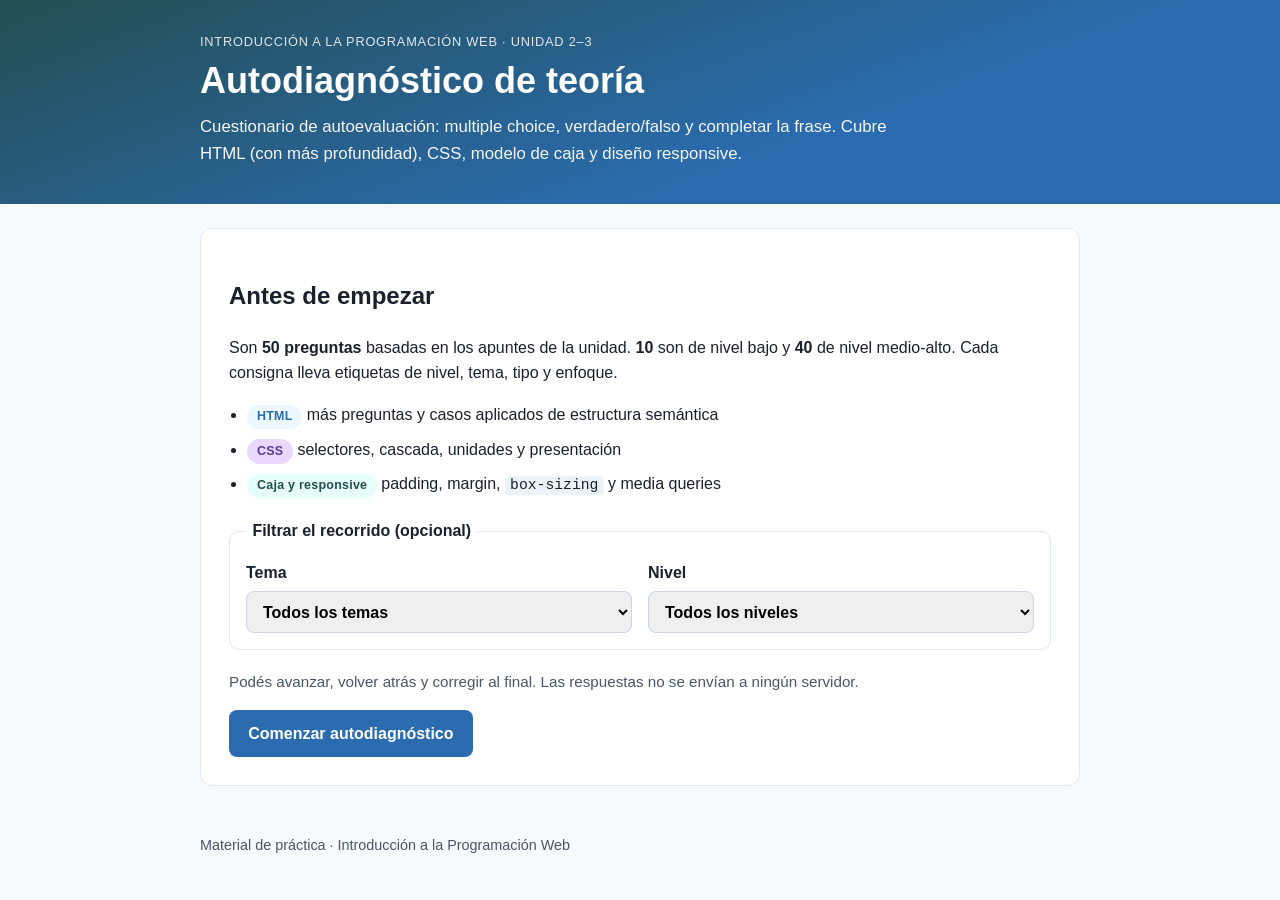
<file: Ejemplo examen/index.html>
<!DOCTYPE html>
<html lang="es">
<head>
    <meta charset="UTF-8">
    <meta name="viewport" content="width=device-width, initial-scale=1.0">
    <title>Autodiagnóstico — HTML, CSS y modelo de caja</title>
    <link rel="stylesheet" href="styles.css">
</head>
<body>
    <header class="site-header">
        <div class="header-bar">
            <p class="eyebrow">Introducción a la Programación Web · Unidad 2–3</p>
            <h1>Autodiagnóstico de teoría</h1>
            <p class="header-lead">
                Cuestionario de autoevaluación: multiple choice, verdadero/falso y completar la frase.
                Cubre HTML (con más profundidad), CSS, modelo de caja y diseño responsive.
            </p>
        </div>
    </header>

    <main>
        <section id="pantalla-inicio" class="panel" aria-labelledby="titulo-inicio">
            <h2 id="titulo-inicio">Antes de empezar</h2>
            <p>
                Son <strong>50 preguntas</strong> basadas en los apuntes de la unidad.
                <strong>10</strong> son de nivel bajo y <strong>40</strong> de nivel medio-alto.
                Cada consigna lleva etiquetas de nivel, tema, tipo y enfoque.
            </p>
            <ul class="resumen-lista">
                <li><span class="badge badge-html">HTML</span> más preguntas y casos aplicados de estructura semántica</li>
                <li><span class="badge badge-css">CSS</span> selectores, cascada, unidades y presentación</li>
                <li><span class="badge badge-box">Caja y responsive</span> padding, margin, <code>box-sizing</code> y media queries</li>
            </ul>
            <fieldset class="filtros">
                <legend>Filtrar el recorrido (opcional)</legend>
                <label>
                    Tema
                    <select id="filtro-tema">
                        <option value="todos">Todos los temas</option>
                        <option value="html">Solo HTML</option>
                        <option value="css">Solo CSS</option>
                        <option value="box">Solo modelo de caja y responsive</option>
                    </select>
                </label>
                <label>
                    Nivel
                    <select id="filtro-nivel">
                        <option value="todos">Todos los niveles</option>
                        <option value="bajo">Solo nivel bajo</option>
                        <option value="medio-alto">Solo nivel medio-alto</option>
                    </select>
                </label>
            </fieldset>
            <p class="ayuda">Podés avanzar, volver atrás y corregir al final. Las respuestas no se envían a ningún servidor.</p>
            <button type="button" class="boton" id="btn-comenzar">Comenzar autodiagnóstico</button>
        </section>

        <section id="pantalla-quiz" class="panel oculto" aria-labelledby="titulo-pregunta">
            <div class="quiz-meta">
                <p id="progreso-texto">Pregunta 1 de 50</p>
                <div class="barra" aria-hidden="true">
                    <div id="barra-progreso" class="barra-lleno"></div>
                </div>
            </div>

            <article class="tarjeta-pregunta">
                <div id="etiquetas" class="etiquetas" aria-label="Etiquetas de la pregunta"></div>
                <h2 id="titulo-pregunta">Pregunta</h2>
                <pre id="bloque-codigo" class="oculto"><code></code></pre>
                <div id="zona-respuesta"></div>
                <p id="feedback" class="feedback oculto" role="status"></p>
            </article>

            <div class="acciones">
                <button type="button" class="boton boton-secundario" id="btn-anterior">Anterior</button>
                <button type="button" class="boton boton-secundario" id="btn-comprobar">Comprobar esta</button>
                <button type="button" class="boton" id="btn-siguiente">Siguiente</button>
            </div>
            <div class="acciones-final">
                <button type="button" class="boton boton-acento" id="btn-corregir">Corregir todo el cuestionario</button>
            </div>
        </section>

        <section id="pantalla-resultado" class="panel oculto" aria-labelledby="titulo-resultado">
            <h2 id="titulo-resultado">Resultado del autodiagnóstico</h2>
            <p id="puntaje-general" class="puntaje"></p>
            <div id="desglose" class="desglose"></div>
            <div class="acciones">
                <button type="button" class="boton" id="btn-revisar">Revisar respuestas</button>
                <button type="button" class="boton boton-secundario" id="btn-reiniciar">Volver a empezar</button>
            </div>
            <div id="revision" class="revision"></div>
        </section>
    </main>

    <footer>
        <p>Material de práctica · Introducción a la Programación Web</p>
    </footer>

    <script src="questions.js"></script>
    <script src="script.js"></script>
</body>
</html>
</file>
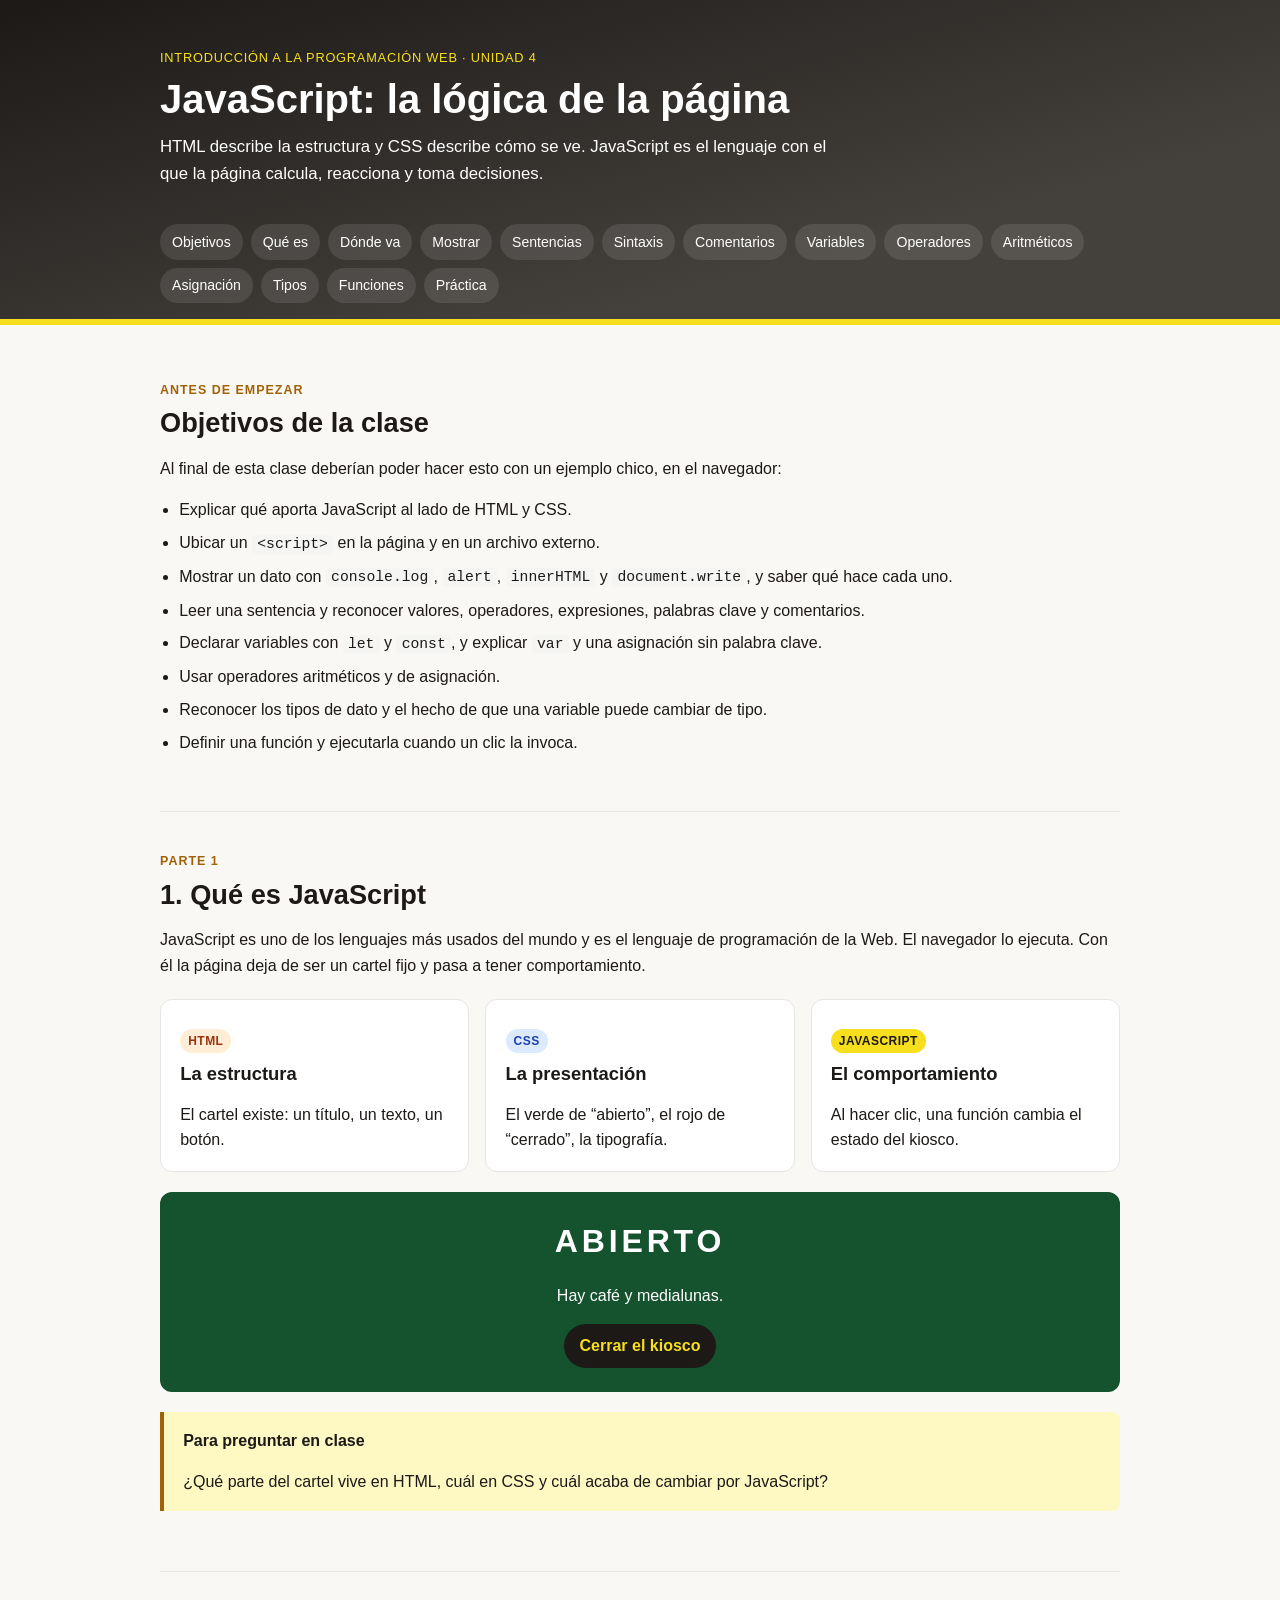
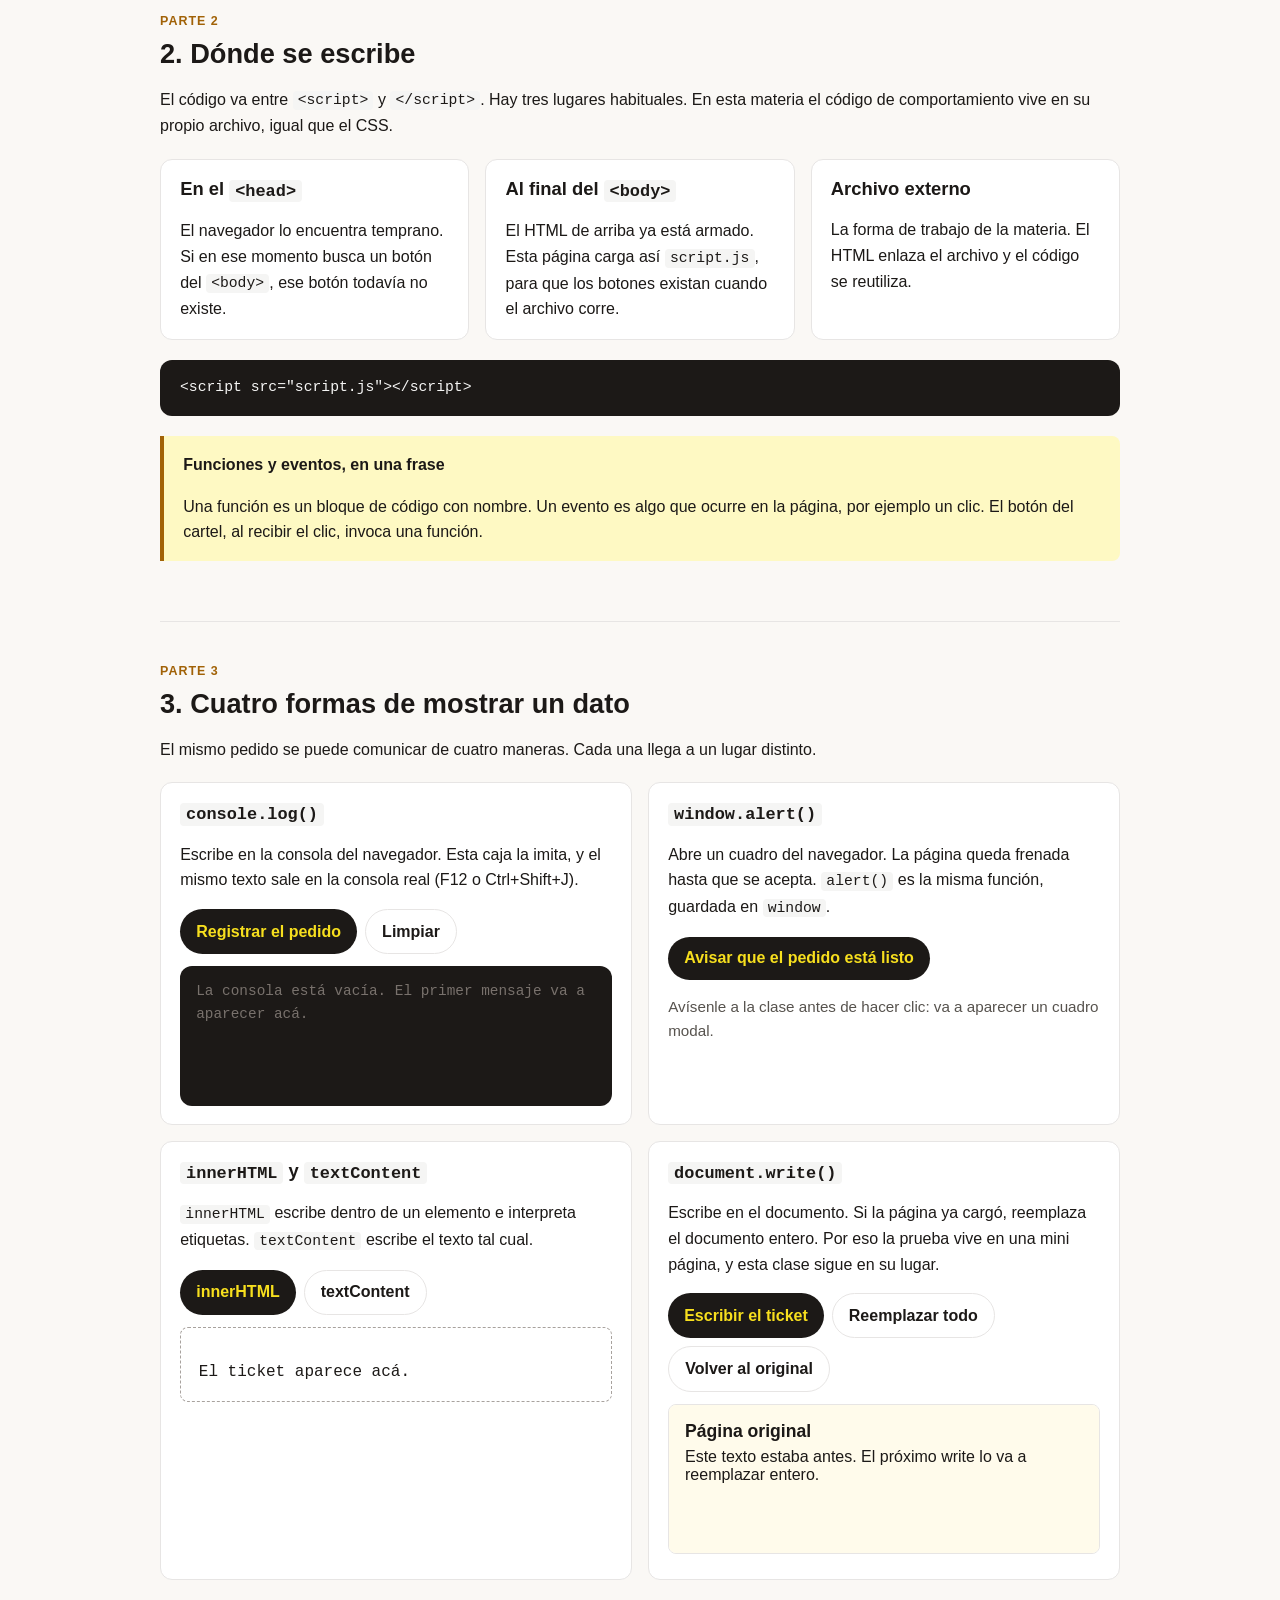
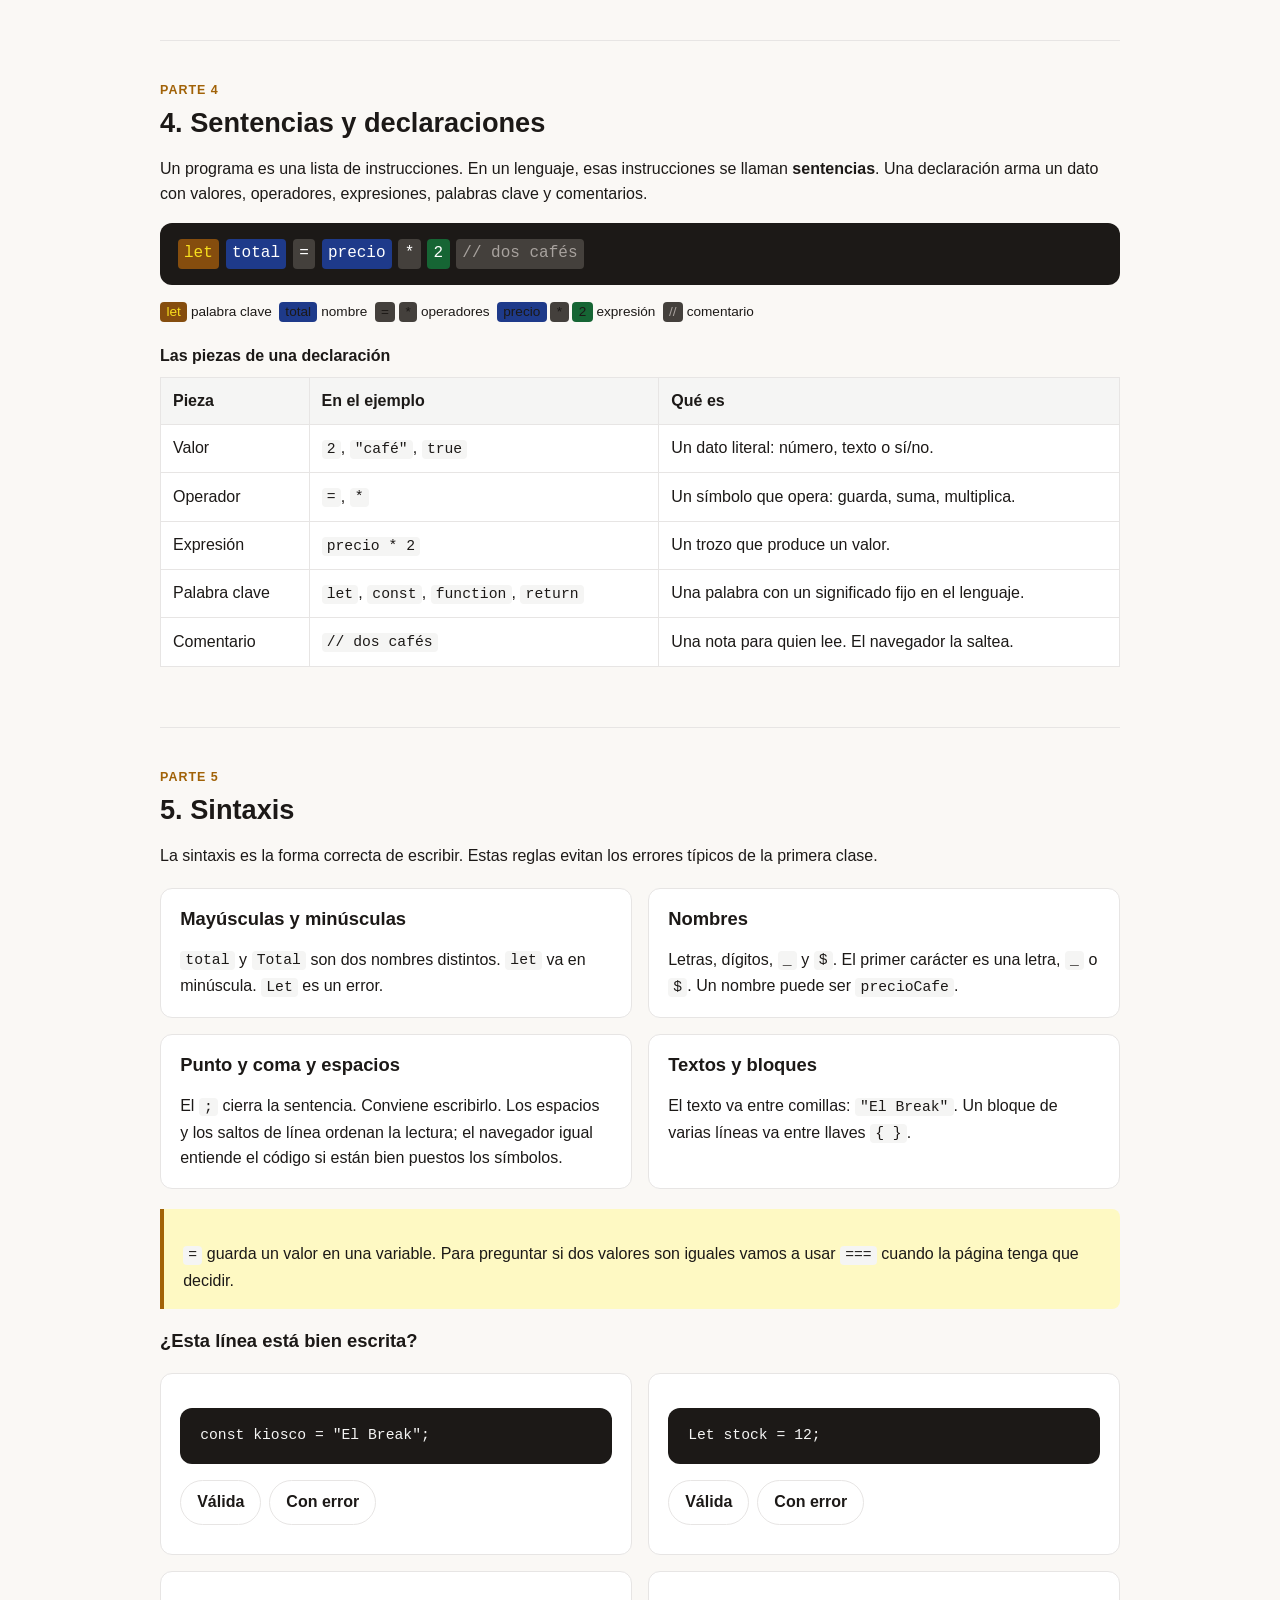
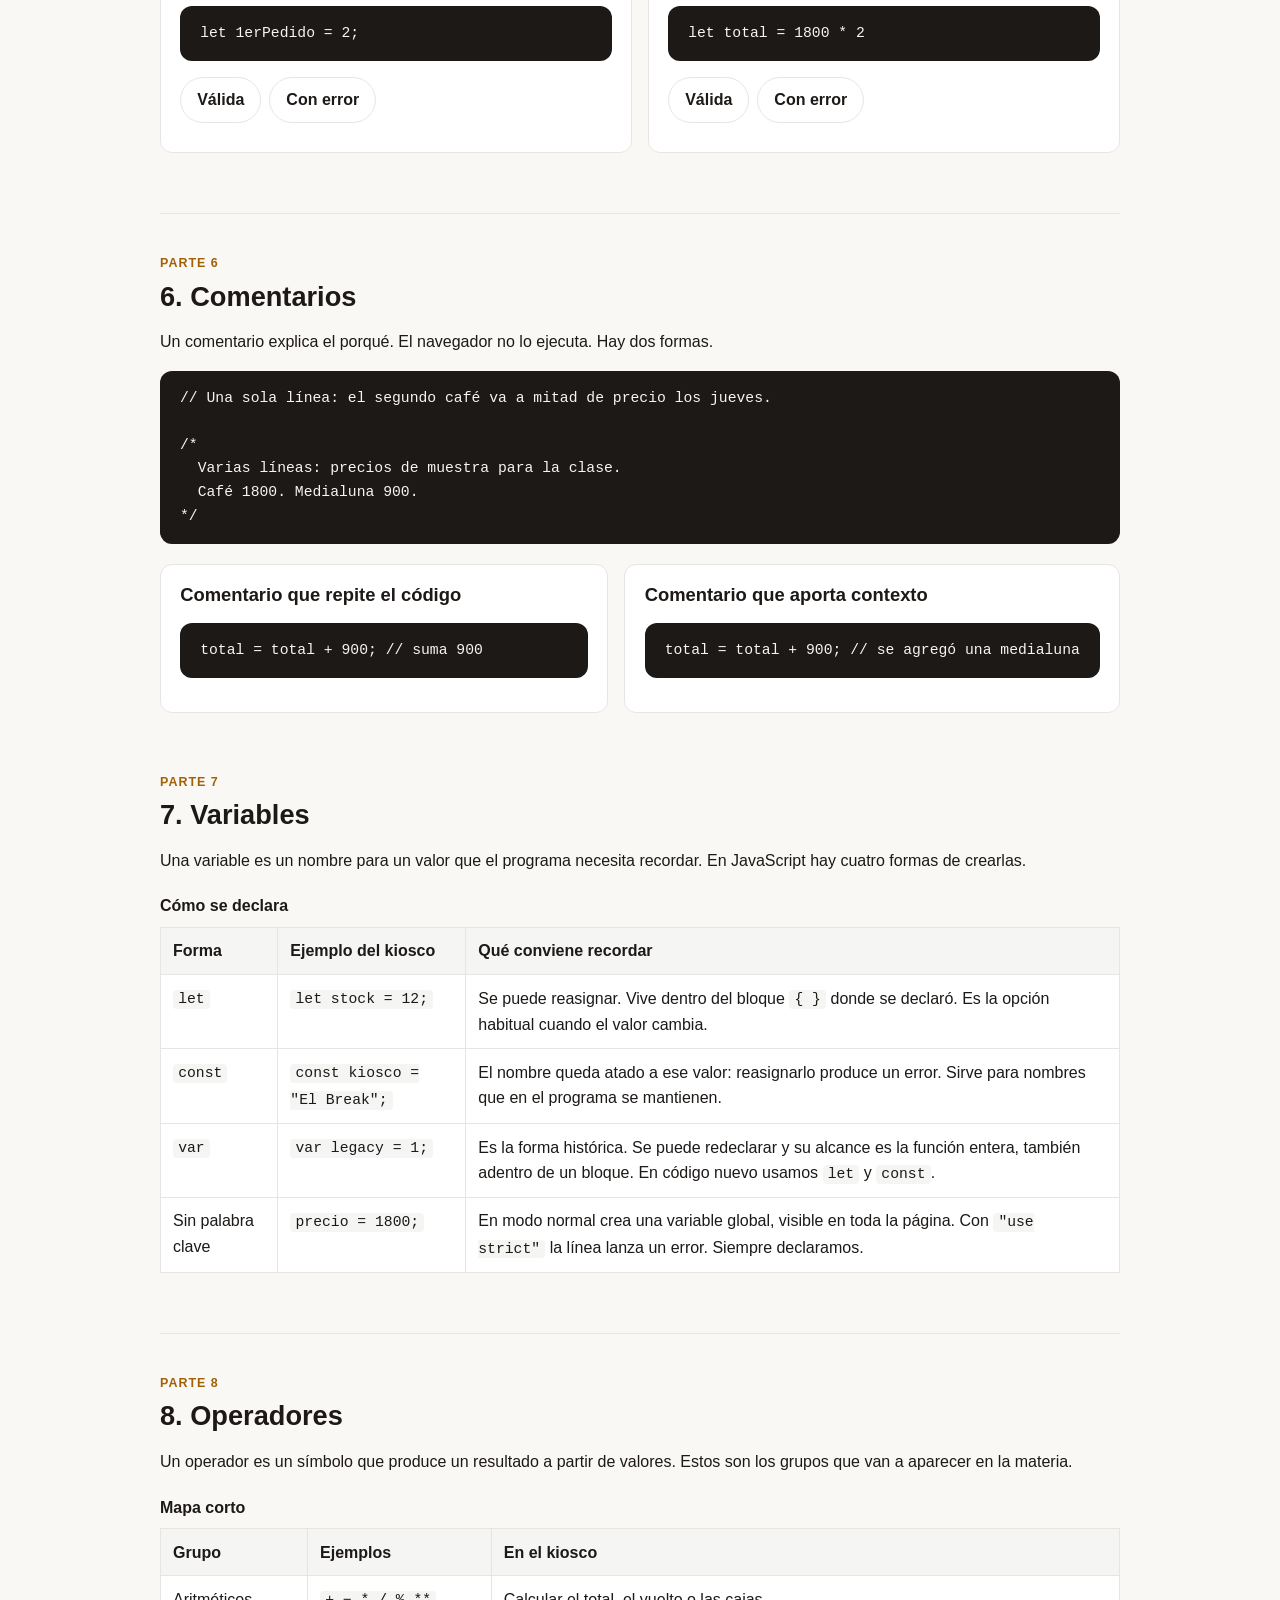
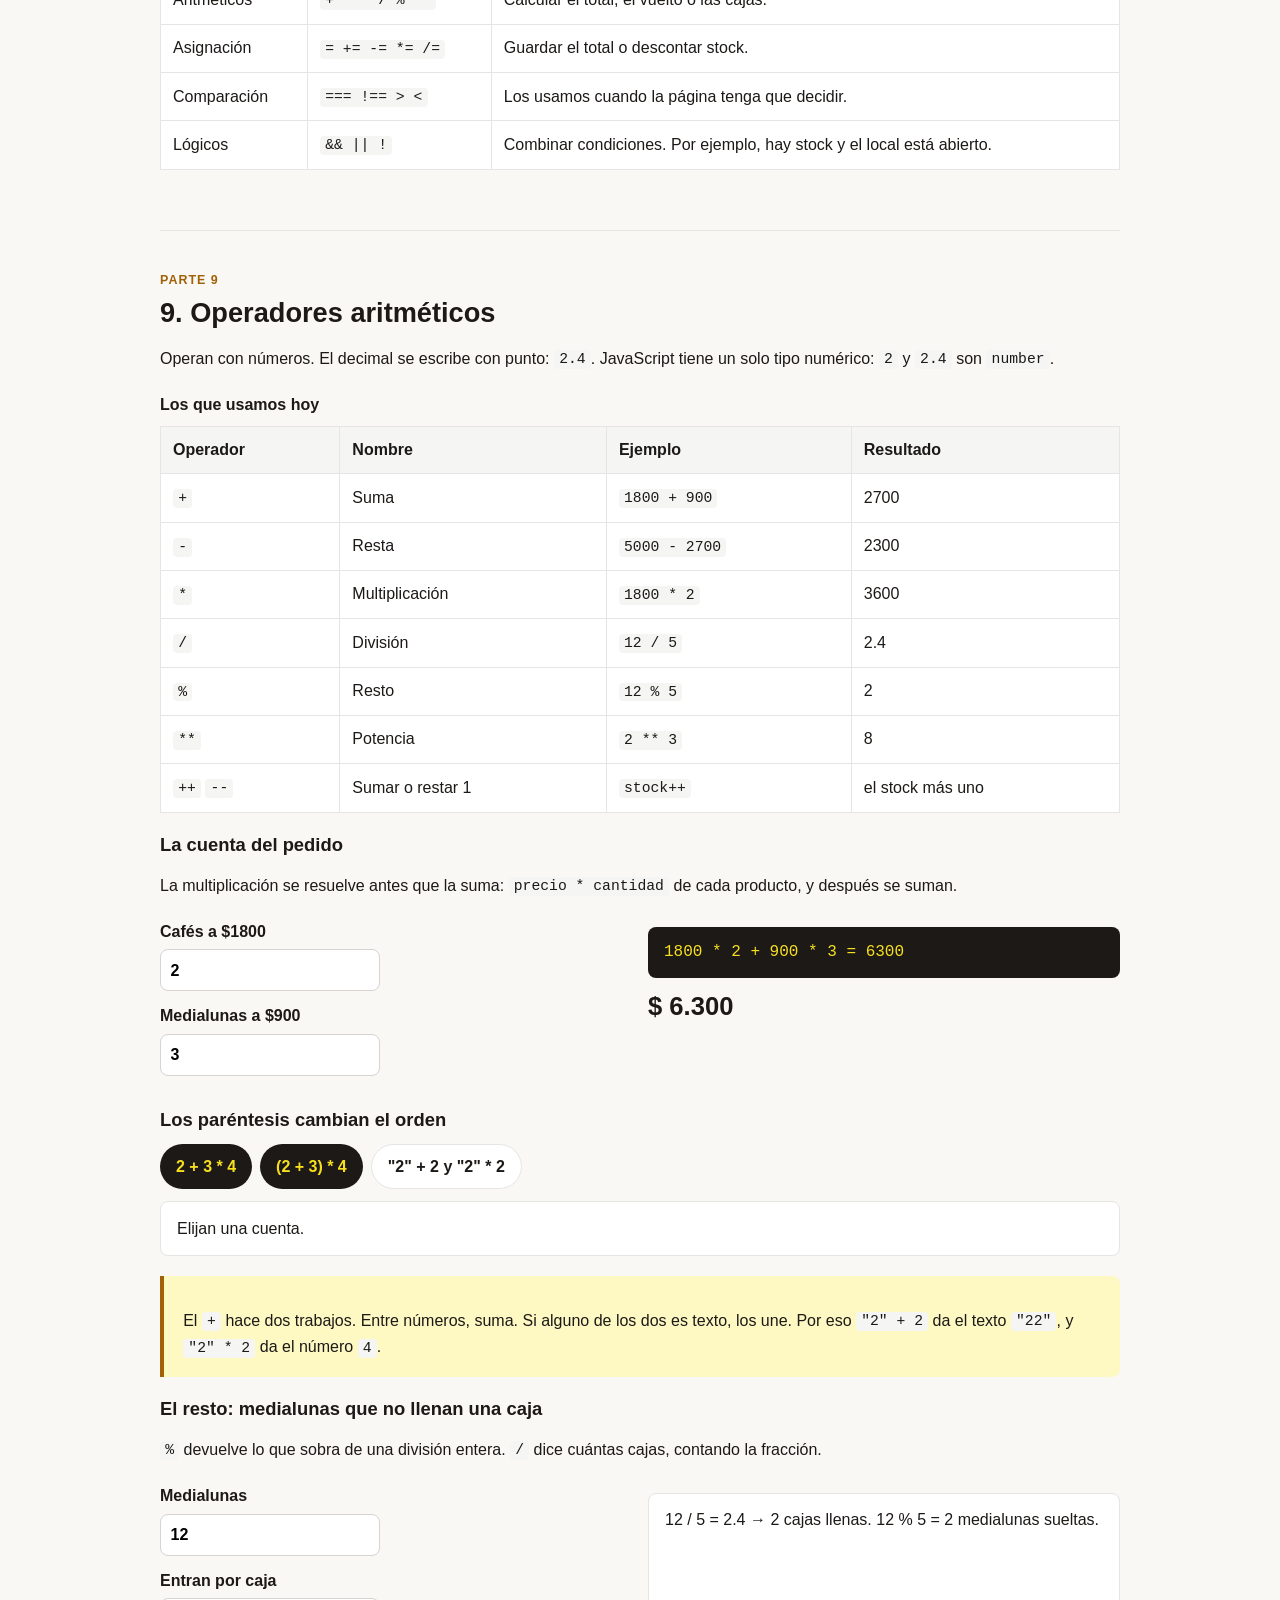
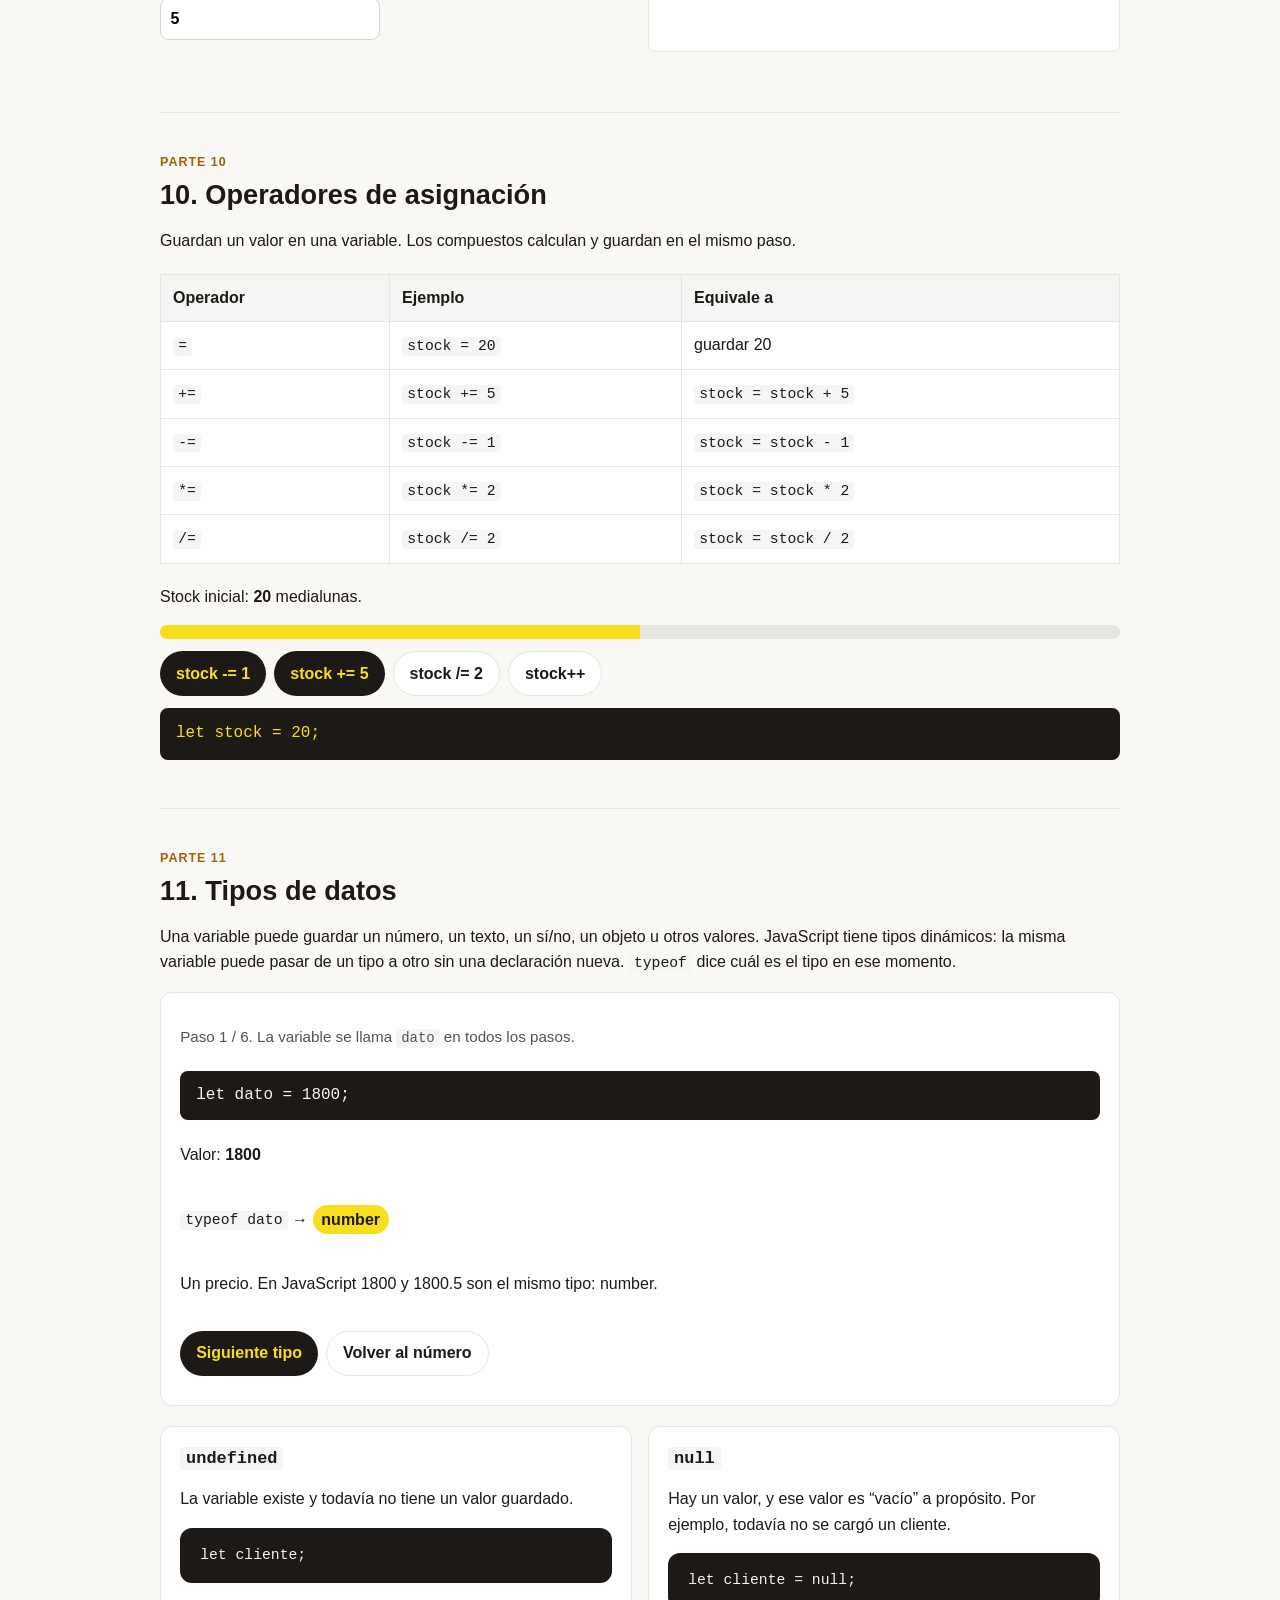
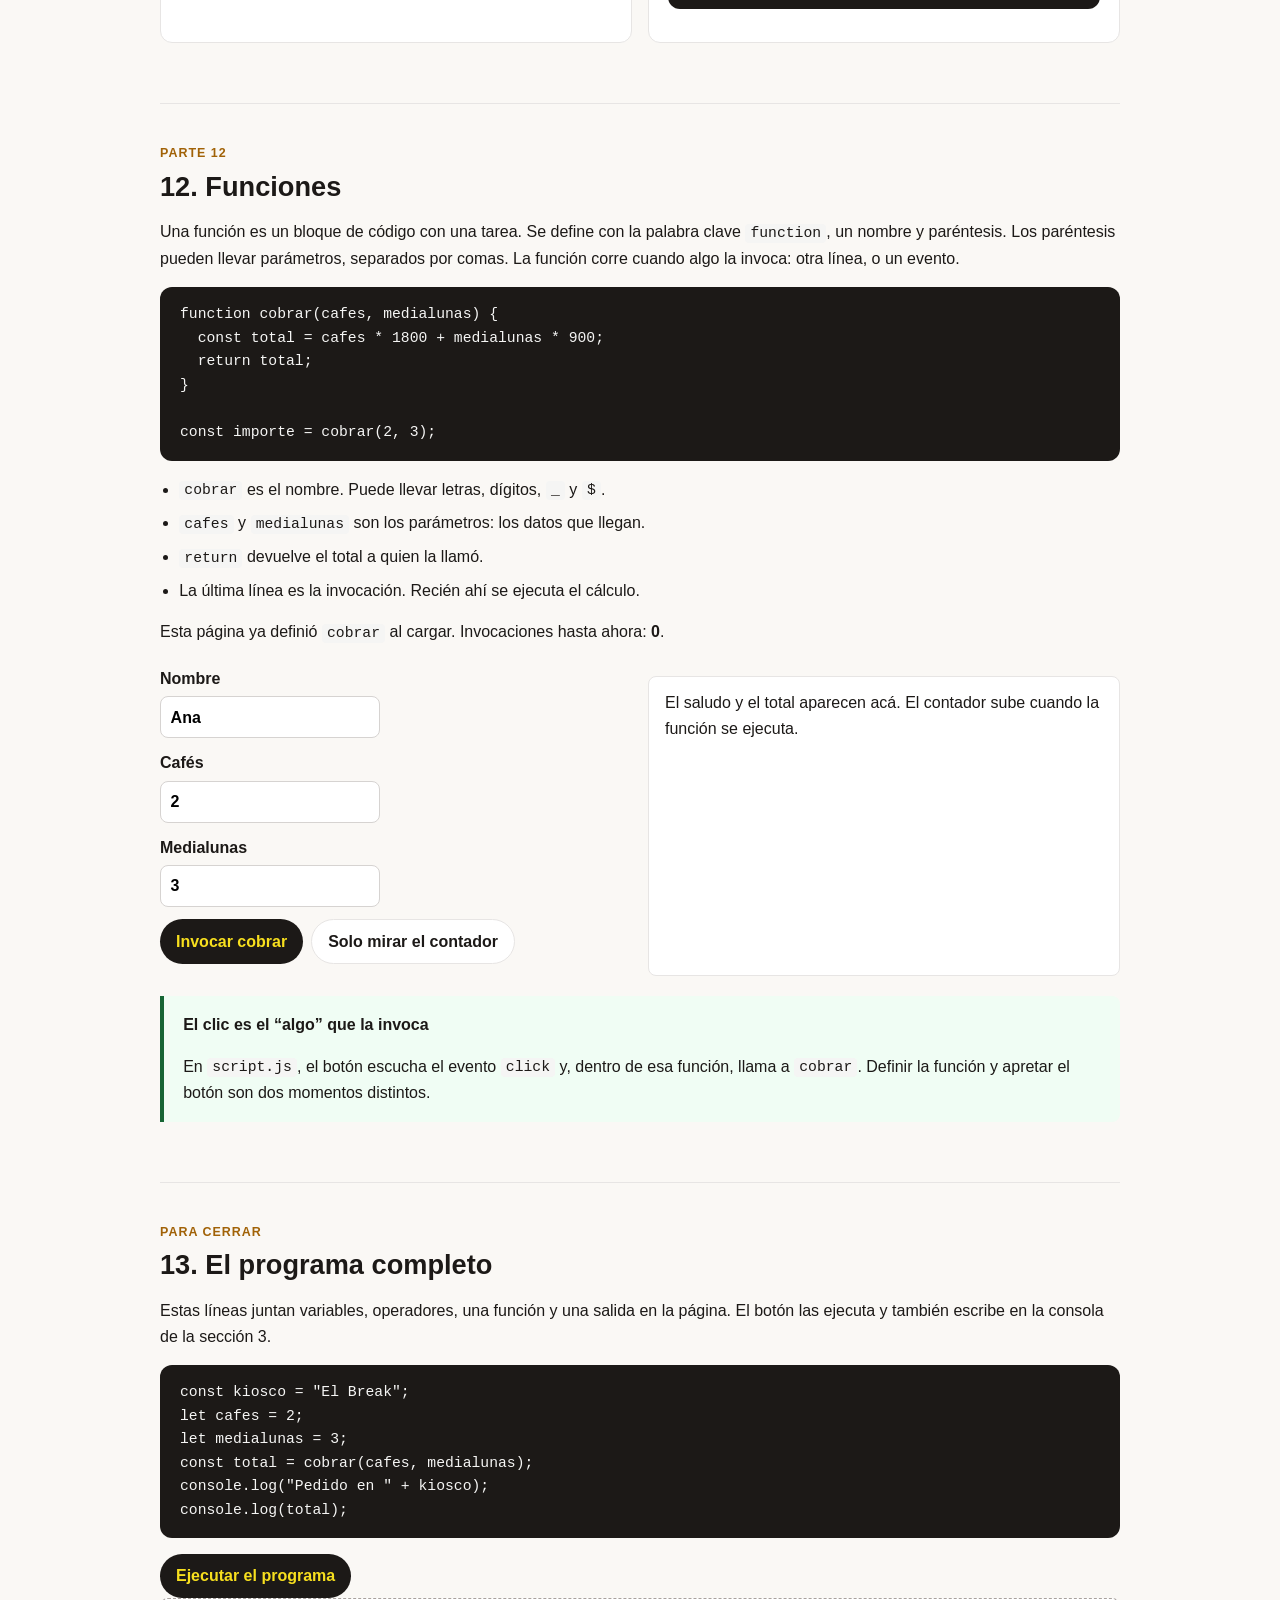
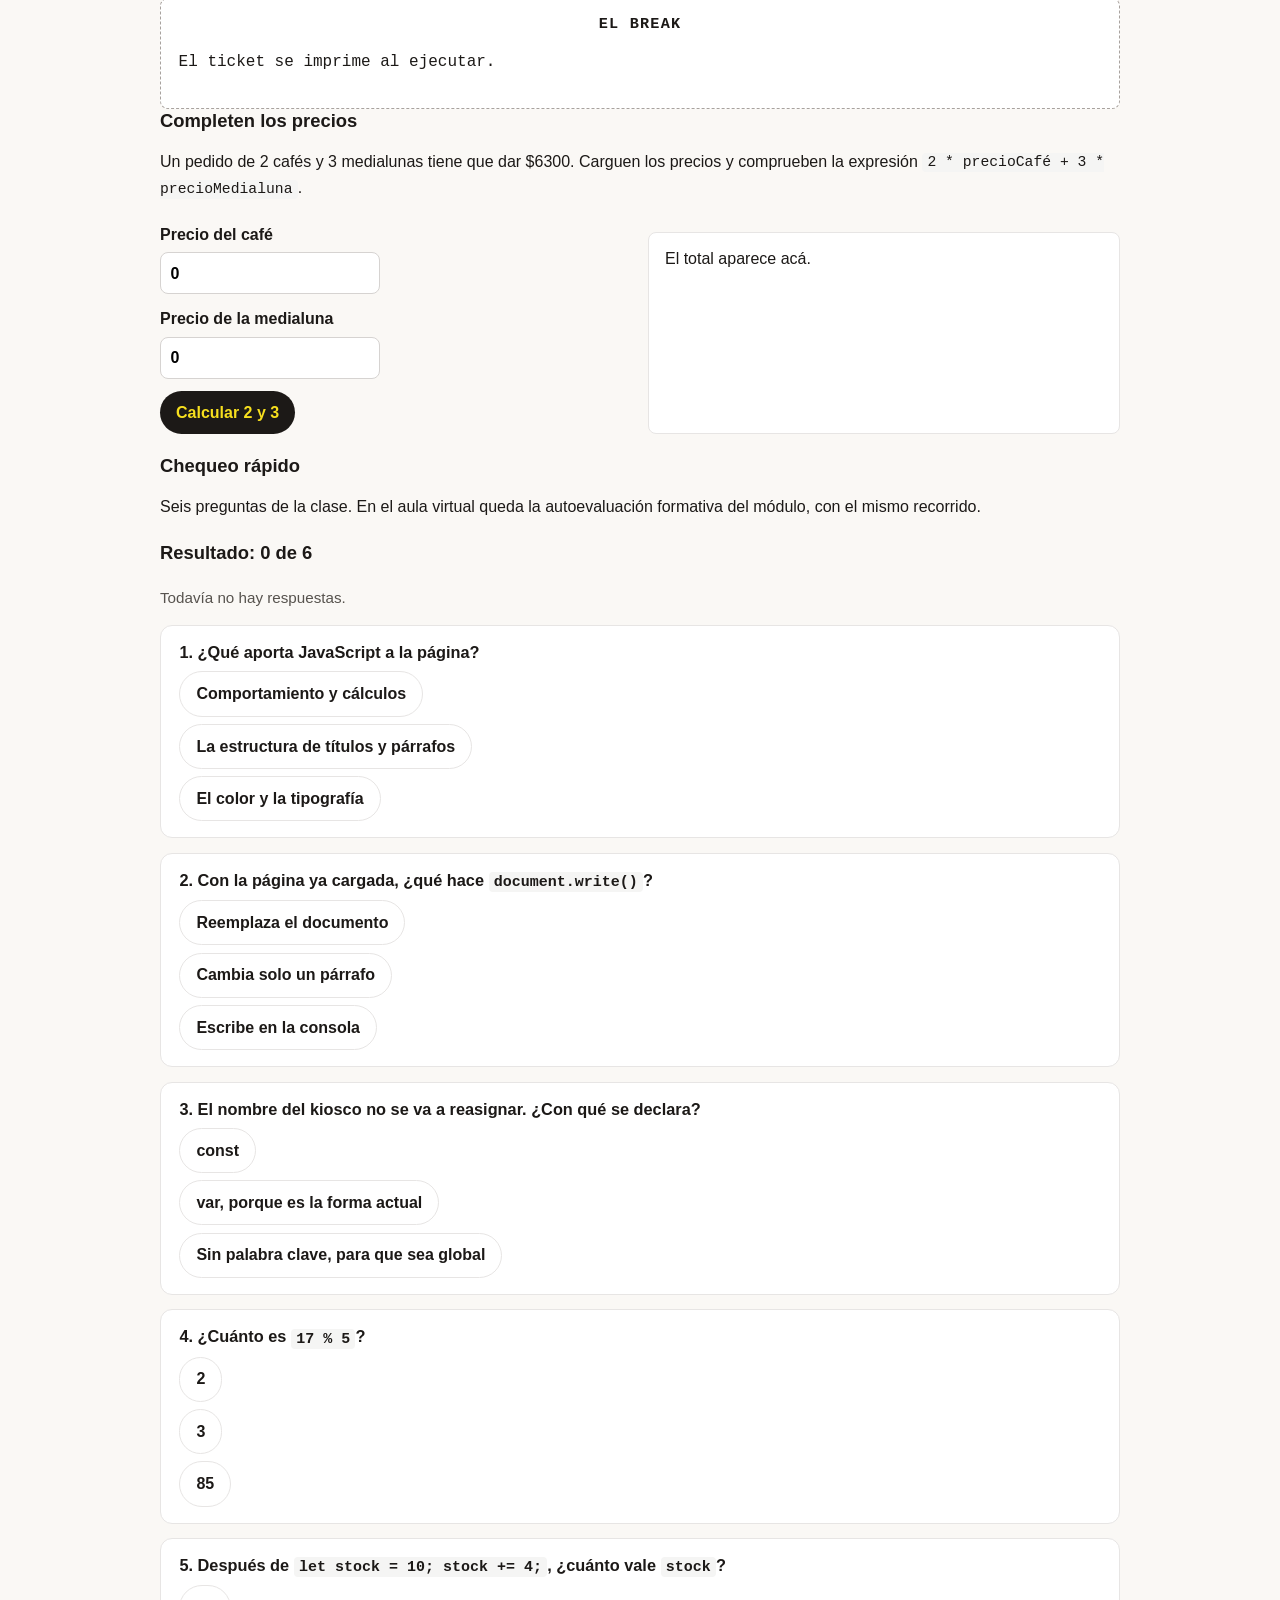
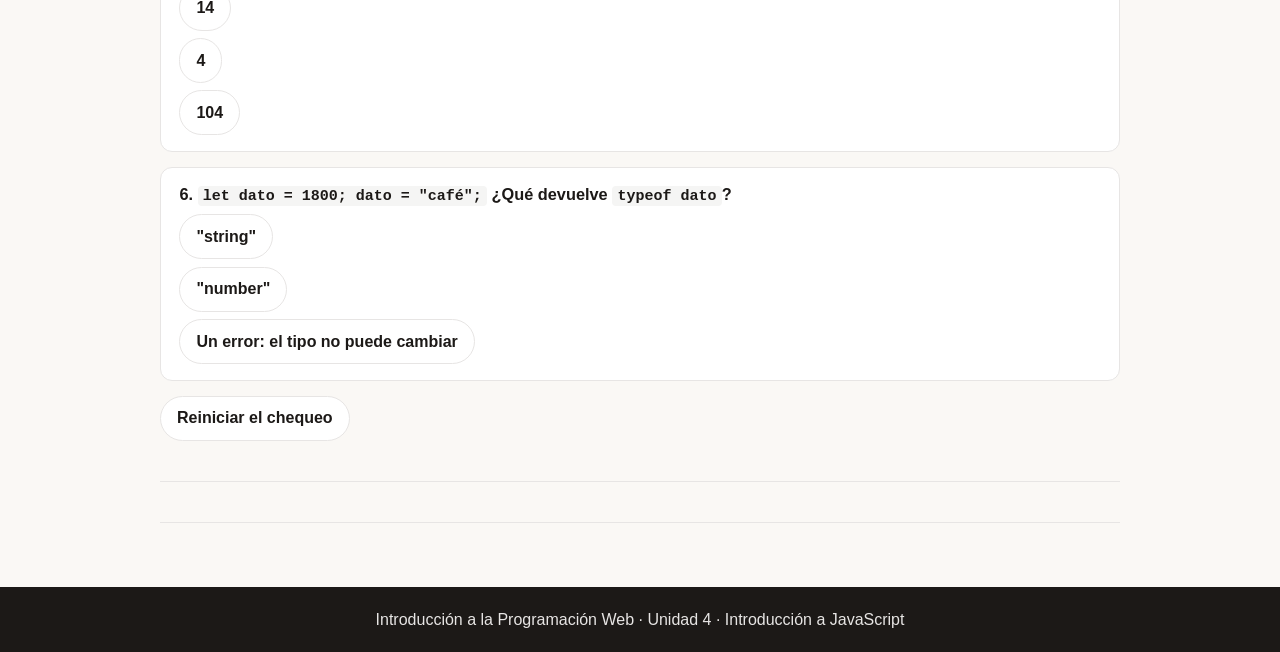
<file: Unidad 4/index.html>
<!DOCTYPE html>
<html lang="es">
<head>
    <meta charset="UTF-8">
    <meta name="viewport" content="width=device-width, initial-scale=1.0">
    <title>Unidad 4 — Introducción a JavaScript</title>
    <link rel="stylesheet" href="styles.css">
</head>
<body>
    <header class="site-header">
        <div class="header-bar">
            <p class="eyebrow">Introducción a la Programación Web · Unidad 4</p>
            <h1>JavaScript: la lógica de la página</h1>
            <p class="header-lead">
                HTML describe la estructura y CSS describe cómo se ve.
                JavaScript es el lenguaje con el que la página calcula, reacciona y toma decisiones.
            </p>
        </div>
        <nav class="site-nav" aria-label="Secciones de la clase">
            <a href="#objetivos">Objetivos</a>
            <a href="#que-es">Qué es</a>
            <a href="#donde">Dónde va</a>
            <a href="#mostrar">Mostrar</a>
            <a href="#sentencias">Sentencias</a>
            <a href="#sintaxis">Sintaxis</a>
            <a href="#comentarios">Comentarios</a>
            <a href="#variables">Variables</a>
            <a href="#operadores">Operadores</a>
            <a href="#aritmeticos">Aritméticos</a>
            <a href="#asignacion">Asignación</a>
            <a href="#tipos">Tipos</a>
            <a href="#funciones">Funciones</a>
            <a href="#practica">Práctica</a>
        </nav>
    </header>

    <main>
        <section id="objetivos" class="section">
            <p class="kicker">Antes de empezar</p>
            <h2>Objetivos de la clase</h2>
            <p>Al final de esta clase deberían poder hacer esto con un ejemplo chico, en el navegador:</p>
            <ul class="objective-list">
                <li>Explicar qué aporta JavaScript al lado de HTML y CSS.</li>
                <li>Ubicar un <code>&lt;script&gt;</code> en la página y en un archivo externo.</li>
                <li>Mostrar un dato con <code>console.log</code>, <code>alert</code>, <code>innerHTML</code> y <code>document.write</code>, y saber qué hace cada uno.</li>
                <li>Leer una sentencia y reconocer valores, operadores, expresiones, palabras clave y comentarios.</li>
                <li>Declarar variables con <code>let</code> y <code>const</code>, y explicar <code>var</code> y una asignación sin palabra clave.</li>
                <li>Usar operadores aritméticos y de asignación.</li>
                <li>Reconocer los tipos de dato y el hecho de que una variable puede cambiar de tipo.</li>
                <li>Definir una función y ejecutarla cuando un clic la invoca.</li>
            </ul>
        </section>

        <section id="que-es" class="section">
            <p class="kicker">Parte 1</p>
            <h2>1. Qué es JavaScript</h2>
            <p>
                JavaScript es uno de los lenguajes más usados del mundo y es el lenguaje de programación de la Web.
                El navegador lo ejecuta. Con él la página deja de ser un cartel fijo y pasa a tener comportamiento.
            </p>
            <div class="grid-3">
                <article class="card">
                    <p class="role role-html">HTML</p>
                    <h3>La estructura</h3>
                    <p>El cartel existe: un título, un texto, un botón.</p>
                </article>
                <article class="card">
                    <p class="role role-css">CSS</p>
                    <h3>La presentación</h3>
                    <p>El verde de “abierto”, el rojo de “cerrado”, la tipografía.</p>
                </article>
                <article class="card">
                    <p class="role role-js">JavaScript</p>
                    <h3>El comportamiento</h3>
                    <p>Al hacer clic, una función cambia el estado del kiosco.</p>
                </article>
            </div>

            <div class="sign" id="cartel">
                <p class="sign-state" id="estado-kiosco">ABIERTO</p>
                <p id="detalle-kiosco">Hay café y medialunas.</p>
                <button type="button" class="btn" id="btn-cartel" data-abierto="si">Cerrar el kiosco</button>
            </div>
            <aside class="callout">
                <p class="callout-title">Para preguntar en clase</p>
                <p>¿Qué parte del cartel vive en HTML, cuál en CSS y cuál acaba de cambiar por JavaScript?</p>
            </aside>
        </section>

        <section id="donde" class="section">
            <p class="kicker">Parte 2</p>
            <h2>2. Dónde se escribe</h2>
            <p>
                El código va entre <code>&lt;script&gt;</code> y <code>&lt;/script&gt;</code>.
                Hay tres lugares habituales. En esta materia el código de comportamiento vive en su propio archivo, igual que el CSS.
            </p>
            <div class="grid-3">
                <article class="card">
                    <h3>En el <code>&lt;head&gt;</code></h3>
                    <p>El navegador lo encuentra temprano. Si en ese momento busca un botón del <code>&lt;body&gt;</code>, ese botón todavía no existe.</p>
                </article>
                <article class="card">
                    <h3>Al final del <code>&lt;body&gt;</code></h3>
                    <p>El HTML de arriba ya está armado. Esta página carga así <code>script.js</code>, para que los botones existan cuando el archivo corre.</p>
                </article>
                <article class="card">
                    <h3>Archivo externo</h3>
                    <p>La forma de trabajo de la materia. El HTML enlaza el archivo y el código se reutiliza.</p>
                </article>
            </div>
            <pre><code>&lt;script src="script.js"&gt;&lt;/script&gt;</code></pre>
            <aside class="callout">
                <p class="callout-title">Funciones y eventos, en una frase</p>
                <p>
                    Una función es un bloque de código con nombre. Un evento es algo que ocurre en la página, por ejemplo un clic.
                    El botón del cartel, al recibir el clic, invoca una función.
                </p>
            </aside>
        </section>

        <section id="mostrar" class="section">
            <p class="kicker">Parte 3</p>
            <h2>3. Cuatro formas de mostrar un dato</h2>
            <p>El mismo pedido se puede comunicar de cuatro maneras. Cada una llega a un lugar distinto.</p>

            <div class="demo-grid">
                <article class="demo-card">
                    <h3><code>console.log()</code></h3>
                    <p>Escribe en la consola del navegador. Esta caja la imita, y el mismo texto sale en la consola real (F12 o Ctrl+Shift+J).</p>
                    <div class="btn-row">
                        <button type="button" class="btn" id="btn-log">Registrar el pedido</button>
                        <button type="button" class="btn btn-light" id="btn-limpiar-log">Limpiar</button>
                    </div>
                    <div class="console" id="consola" aria-live="polite"></div>
                </article>

                <article class="demo-card">
                    <h3><code>window.alert()</code></h3>
                    <p>Abre un cuadro del navegador. La página queda frenada hasta que se acepta. <code>alert()</code> es la misma función, guardada en <code>window</code>.</p>
                    <button type="button" class="btn" id="btn-alert">Avisar que el pedido está listo</button>
                    <p class="hint">Avísenle a la clase antes de hacer clic: va a aparecer un cuadro modal.</p>
                </article>

                <article class="demo-card">
                    <h3><code>innerHTML</code> y <code>textContent</code></h3>
                    <p><code>innerHTML</code> escribe dentro de un elemento e interpreta etiquetas. <code>textContent</code> escribe el texto tal cual.</p>
                    <div class="btn-row">
                        <button type="button" class="btn" id="btn-inner">innerHTML</button>
                        <button type="button" class="btn btn-light" id="btn-text">textContent</button>
                    </div>
                    <div class="ticket" id="salida-html">
                        <p>El ticket aparece acá.</p>
                    </div>
                </article>

                <article class="demo-card">
                    <h3><code>document.write()</code></h3>
                    <p>Escribe en el documento. Si la página ya cargó, reemplaza el documento entero. Por eso la prueba vive en una mini página, y esta clase sigue en su lugar.</p>
                    <div class="btn-row">
                        <button type="button" class="btn" id="btn-write">Escribir el ticket</button>
                        <button type="button" class="btn btn-light" id="btn-write-pisar">Reemplazar todo</button>
                        <button type="button" class="btn btn-light" id="btn-write-reset">Volver al original</button>
                    </div>
                    <iframe class="write-frame" id="marco-write" title="Mini página para probar document.write"></iframe>
                </article>
            </div>
        </section>

        <section id="sentencias" class="section">
            <p class="kicker">Parte 4</p>
            <h2>4. Sentencias y declaraciones</h2>
            <p>
                Un programa es una lista de instrucciones. En un lenguaje, esas instrucciones se llaman <strong>sentencias</strong>.
                Una declaración arma un dato con valores, operadores, expresiones, palabras clave y comentarios.
            </p>
            <p class="anatomy" aria-hidden="true">
                <span class="tok tok-key">let</span>
                <span class="tok tok-name">total</span>
                <span class="tok tok-op">=</span>
                <span class="tok tok-name">precio</span>
                <span class="tok tok-op">*</span>
                <span class="tok tok-num">2</span>
                <span class="tok tok-comment">// dos cafés</span>
            </p>
            <ul class="legend">
                <li><span class="tok tok-key">let</span> palabra clave</li>
                <li><span class="tok tok-name">total</span> nombre</li>
                <li><span class="tok tok-op">=</span> <span class="tok tok-op">*</span> operadores</li>
                <li><span class="tok tok-name">precio</span> <span class="tok tok-op">*</span> <span class="tok tok-num">2</span> expresión</li>
                <li><span class="tok tok-comment">//</span> comentario</li>
            </ul>
            <div class="table-wrap">
                <table>
                    <caption>Las piezas de una declaración</caption>
                    <thead>
                        <tr>
                            <th>Pieza</th>
                            <th>En el ejemplo</th>
                            <th>Qué es</th>
                        </tr>
                    </thead>
                    <tbody>
                        <tr>
                            <td>Valor</td>
                            <td><code>2</code>, <code>"café"</code>, <code>true</code></td>
                            <td>Un dato literal: número, texto o sí/no.</td>
                        </tr>
                        <tr>
                            <td>Operador</td>
                            <td><code>=</code>, <code>*</code></td>
                            <td>Un símbolo que opera: guarda, suma, multiplica.</td>
                        </tr>
                        <tr>
                            <td>Expresión</td>
                            <td><code>precio * 2</code></td>
                            <td>Un trozo que produce un valor.</td>
                        </tr>
                        <tr>
                            <td>Palabra clave</td>
                            <td><code>let</code>, <code>const</code>, <code>function</code>, <code>return</code></td>
                            <td>Una palabra con un significado fijo en el lenguaje.</td>
                        </tr>
                        <tr>
                            <td>Comentario</td>
                            <td><code>// dos cafés</code></td>
                            <td>Una nota para quien lee. El navegador la saltea.</td>
                        </tr>
                    </tbody>
                </table>
            </div>
        </section>

        <section id="sintaxis" class="section">
            <p class="kicker">Parte 5</p>
            <h2>5. Sintaxis</h2>
            <p>La sintaxis es la forma correcta de escribir. Estas reglas evitan los errores típicos de la primera clase.</p>
            <div class="grid-2">
                <article class="card">
                    <h3>Mayúsculas y minúsculas</h3>
                    <p><code>total</code> y <code>Total</code> son dos nombres distintos. <code>let</code> va en minúscula. <code>Let</code> es un error.</p>
                </article>
                <article class="card">
                    <h3>Nombres</h3>
                    <p>Letras, dígitos, <code>_</code> y <code>$</code>. El primer carácter es una letra, <code>_</code> o <code>$</code>. Un nombre puede ser <code>precioCafe</code>.</p>
                </article>
                <article class="card">
                    <h3>Punto y coma y espacios</h3>
                    <p>El <code>;</code> cierra la sentencia. Conviene escribirlo. Los espacios y los saltos de línea ordenan la lectura; el navegador igual entiende el código si están bien puestos los símbolos.</p>
                </article>
                <article class="card">
                    <h3>Textos y bloques</h3>
                    <p>El texto va entre comillas: <code>"El Break"</code>. Un bloque de varias líneas va entre llaves <code>{ }</code>.</p>
                </article>
            </div>
            <aside class="callout">
                <p><code>=</code> guarda un valor en una variable. Para preguntar si dos valores son iguales vamos a usar <code>===</code> cuando la página tenga que decidir.</p>
            </aside>
            <h3>¿Esta línea está bien escrita?</h3>
            <div class="grid-2">
                <article class="card" data-sintaxis="ok" data-ok="Sí. const, un nombre válido y un texto entre comillas." data-bad="Está bien escrita. const declara, el nombre es válido y el texto tiene comillas.">
                    <pre><code>const kiosco = "El Break";</code></pre>
                    <div class="btn-row">
                        <button type="button" class="btn btn-light" data-juicio="ok">Válida</button>
                        <button type="button" class="btn btn-light" data-juicio="error">Con error</button>
                    </div>
                    <p class="feedback" hidden></p>
                </article>
                <article class="card" data-sintaxis="error" data-ok="Exacto. Let con mayúscula es un error: la palabra clave es let." data-bad="Tiene un error. La palabra clave se escribe let, en minúscula.">
                    <pre><code>Let stock = 12;</code></pre>
                    <div class="btn-row">
                        <button type="button" class="btn btn-light" data-juicio="ok">Válida</button>
                        <button type="button" class="btn btn-light" data-juicio="error">Con error</button>
                    </div>
                    <p class="feedback" hidden></p>
                </article>
                <article class="card" data-sintaxis="error" data-ok="Exacto. Un nombre no puede empezar con un número." data-bad="Tiene un error. 1erPedido empieza con un dígito. Un nombre válido sería primerPedido.">
                    <pre><code>let 1erPedido = 2;</code></pre>
                    <div class="btn-row">
                        <button type="button" class="btn btn-light" data-juicio="ok">Válida</button>
                        <button type="button" class="btn btn-light" data-juicio="error">Con error</button>
                    </div>
                    <p class="feedback" hidden></p>
                </article>
                <article class="card" data-sintaxis="ok" data-ok="Sí. El punto y coma se puede omitir. En la materia lo escribimos igual, para ver dónde termina cada sentencia." data-bad="Está bien escrita. El punto y coma es opcional en esta línea. Igual vamos a usarlo.">
                    <pre><code>let total = 1800 * 2</code></pre>
                    <div class="btn-row">
                        <button type="button" class="btn btn-light" data-juicio="ok">Válida</button>
                        <button type="button" class="btn btn-light" data-juicio="error">Con error</button>
                    </div>
                    <p class="feedback" hidden></p>
                </article>
            </div>
        </section>

        <section id="comentarios" class="section">
            <p class="kicker">Parte 6</p>
            <h2>6. Comentarios</h2>
            <p>Un comentario explica el porqué. El navegador no lo ejecuta. Hay dos formas.</p>
            <pre><code>// Una sola línea: el segundo café va a mitad de precio los jueves.

/*
  Varias líneas: precios de muestra para la clase.
  Café 1800. Medialuna 900.
*/</code></pre>
            <div class="grid-2">
                <article class="card">
                    <h3>Comentario que repite el código</h3>
                    <pre><code>total = total + 900; // suma 900</code></pre>
                </article>
                <article class="card">
                    <h3>Comentario que aporta contexto</h3>
                    <pre><code>total = total + 900; // se agregó una medialuna</code></pre>
                </article>
            </div>
            

        <section id="variables" class="section">
            <p class="kicker">Parte 7</p>
            <h2>7. Variables</h2>
            <p>Una variable es un nombre para un valor que el programa necesita recordar. En JavaScript hay cuatro formas de crearlas.</p>
            <div class="table-wrap">
                <table>
                    <caption>Cómo se declara</caption>
                    <thead>
                        <tr>
                            <th>Forma</th>
                            <th>Ejemplo del kiosco</th>
                            <th>Qué conviene recordar</th>
                        </tr>
                    </thead>
                    <tbody>
                        <tr>
                            <td><code>let</code></td>
                            <td><code>let stock = 12;</code></td>
                            <td>Se puede reasignar. Vive dentro del bloque <code>{ }</code> donde se declaró. Es la opción habitual cuando el valor cambia.</td>
                        </tr>
                        <tr>
                            <td><code>const</code></td>
                            <td><code>const kiosco = "El Break";</code></td>
                            <td>El nombre queda atado a ese valor: reasignarlo produce un error. Sirve para nombres que en el programa se mantienen.</td>
                        </tr>
                        <tr>
                            <td><code>var</code></td>
                            <td><code>var legacy = 1;</code></td>
                            <td>Es la forma histórica. Se puede redeclarar y su alcance es la función entera, también adentro de un bloque. En código nuevo usamos <code>let</code> y <code>const</code>.</td>
                        </tr>
                        <tr>
                            <td>Sin palabra clave</td>
                            <td><code>precio = 1800;</code></td>
                            <td>En modo normal crea una variable global, visible en toda la página. Con <code>"use strict"</code> la línea lanza un error. Siempre declaramos.</td>
                        </tr>
                    </tbody>
                </table>
            </div>
        </section>

        <section id="operadores" class="section">
            <p class="kicker">Parte 8</p>
            <h2>8. Operadores</h2>
            <p>Un operador es un símbolo que produce un resultado a partir de valores. Estos son los grupos que van a aparecer en la materia.</p>
            <div class="table-wrap">
                <table>
                    <caption>Mapa corto</caption>
                    <thead>
                        <tr>
                            <th>Grupo</th>
                            <th>Ejemplos</th>
                            <th>En el kiosco</th>
                        </tr>
                    </thead>
                    <tbody>
                        <tr>
                            <td>Aritméticos</td>
                            <td><code>+ − * / % **</code></td>
                            <td>Calcular el total, el vuelto o las cajas.</td>
                        </tr>
                        <tr>
                            <td>Asignación</td>
                            <td><code>= += -= *= /=</code></td>
                            <td>Guardar el total o descontar stock.</td>
                        </tr>
                        <tr>
                            <td>Comparación</td>
                            <td><code>=== !== &gt; &lt;</code></td>
                            <td>Los usamos cuando la página tenga que decidir.</td>
                        </tr>
                        <tr>
                            <td>Lógicos</td>
                            <td><code>&amp;&amp; || !</code></td>
                            <td>Combinar condiciones. Por ejemplo, hay stock y el local está abierto.</td>
                        </tr>
                    </tbody>
                </table>
            </div>
        </section>

        <section id="aritmeticos" class="section">
            <p class="kicker">Parte 9</p>
            <h2>9. Operadores aritméticos</h2>
            <p>Operan con números. El decimal se escribe con punto: <code>2.4</code>. JavaScript tiene un solo tipo numérico: <code>2</code> y <code>2.4</code> son <code>number</code>.</p>
            <div class="table-wrap">
                <table>
                    <caption>Los que usamos hoy</caption>
                    <thead>
                        <tr>
                            <th>Operador</th>
                            <th>Nombre</th>
                            <th>Ejemplo</th>
                            <th>Resultado</th>
                        </tr>
                    </thead>
                    <tbody>
                        <tr><td><code>+</code></td><td>Suma</td><td><code>1800 + 900</code></td><td>2700</td></tr>
                        <tr><td><code>-</code></td><td>Resta</td><td><code>5000 - 2700</code></td><td>2300</td></tr>
                        <tr><td><code>*</code></td><td>Multiplicación</td><td><code>1800 * 2</code></td><td>3600</td></tr>
                        <tr><td><code>/</code></td><td>División</td><td><code>12 / 5</code></td><td>2.4</td></tr>
                        <tr><td><code>%</code></td><td>Resto</td><td><code>12 % 5</code></td><td>2</td></tr>
                        <tr><td><code>**</code></td><td>Potencia</td><td><code>2 ** 3</code></td><td>8</td></tr>
                        <tr><td><code>++</code> <code>--</code></td><td>Sumar o restar 1</td><td><code>stock++</code></td><td>el stock más uno</td></tr>
                    </tbody>
                </table>
            </div>

            <h3>La cuenta del pedido</h3>
            <p>La multiplicación se resuelve antes que la suma: <code>precio * cantidad</code> de cada producto, y después se suman.</p>
            <div class="grid-2">
                <div>
                    <label class="field">Cafés a $1800
                        <input type="number" id="cafes" min="0" value="2">
                    </label>
                    <label class="field">Medialunas a $900
                        <input type="number" id="medialunas" min="0" value="3">
                    </label>
                </div>
                <div>
                    <p class="formula" id="formula-cuenta"></p>
                    <p class="result-big" id="total-cuenta"></p>
                </div>
            </div>

            <h3>Los paréntesis cambian el orden</h3>
            <div class="btn-row">
                <button type="button" class="btn" id="btn-prec-1">2 + 3 * 4</button>
                <button type="button" class="btn" id="btn-prec-2">(2 + 3) * 4</button>
                <button type="button" class="btn btn-light" id="btn-mas-texto">"2" + 2 y "2" * 2</button>
            </div>
            <p class="salida" id="salida-prec" aria-live="polite">Elijan una cuenta.</p>
            <aside class="callout">
                <p>El <code>+</code> hace dos trabajos. Entre números, suma. Si alguno de los dos es texto, los une. Por eso <code>"2" + 2</code> da el texto <code>"22"</code>, y <code>"2" * 2</code> da el número <code>4</code>.</p>
            </aside>

            <h3>El resto: medialunas que no llenan una caja</h3>
            <p><code>%</code> devuelve lo que sobra de una división entera. <code>/</code> dice cuántas cajas, contando la fracción.</p>
            <div class="grid-2">
                <div>
                    <label class="field">Medialunas
                        <input type="number" id="unidades" min="0" value="12">
                    </label>
                    <label class="field">Entran por caja
                        <input type="number" id="por-caja" min="1" value="5">
                    </label>
                </div>
                <p class="salida" id="salida-cajas" aria-live="polite"></p>
            </div>
        </section>

        <section id="asignacion" class="section">
            <p class="kicker">Parte 10</p>
            <h2>10. Operadores de asignación</h2>
            <p>Guardan un valor en una variable. Los compuestos calculan y guardan en el mismo paso.</p>
            <div class="table-wrap">
                <table>
                    <thead>
                        <tr>
                            <th>Operador</th>
                            <th>Ejemplo</th>
                            <th>Equivale a</th>
                        </tr>
                    </thead>
                    <tbody>
                        <tr><td><code>=</code></td><td><code>stock = 20</code></td><td>guardar 20</td></tr>
                        <tr><td><code>+=</code></td><td><code>stock += 5</code></td><td><code>stock = stock + 5</code></td></tr>
                        <tr><td><code>-=</code></td><td><code>stock -= 1</code></td><td><code>stock = stock - 1</code></td></tr>
                        <tr><td><code>*=</code></td><td><code>stock *= 2</code></td><td><code>stock = stock * 2</code></td></tr>
                        <tr><td><code>/=</code></td><td><code>stock /= 2</code></td><td><code>stock = stock / 2</code></td></tr>
                    </tbody>
                </table>
            </div>
            <p>Stock inicial: <strong id="stock-valor">20</strong> medialunas.</p>
            <div class="meter" aria-hidden="true"><span id="stock-bar"></span></div>
            <div class="btn-row">
                <button type="button" class="btn" id="btn-vender">stock -= 1</button>
                <button type="button" class="btn" id="btn-reponer">stock += 5</button>
                <button type="button" class="btn btn-light" id="btn-mitad">stock /= 2</button>
                <button type="button" class="btn btn-light" id="btn-incremento">stock++</button>
            </div>
            <p class="formula" id="stock-sentencia">let stock = 20;</p>
        </section>

        <section id="tipos" class="section">
            <p class="kicker">Parte 11</p>
            <h2>11. Tipos de datos</h2>
            <p>
                Una variable puede guardar un número, un texto, un sí/no, un objeto u otros valores.
                JavaScript tiene tipos dinámicos: la misma variable puede pasar de un tipo a otro sin una declaración nueva.
                <code>typeof</code> dice cuál es el tipo en ese momento.
            </p>
            <article class="card type-panel">
                <p class="hint">Paso <span id="tipo-indice">1 / 6</span>. La variable se llama <code>dato</code> en todos los pasos.</p>
                <p class="type-code" id="tipo-codigo">let dato = 1800;</p>
                <p>Valor: <strong id="tipo-valor">1800</strong></p>
                <p><code>typeof dato</code> → <span class="pill" id="tipo-typeof">number</span></p>
                <p id="tipo-nota"></p>
                <div class="btn-row">
                    <button type="button" class="btn" id="btn-tipo-siguiente">Siguiente tipo</button>
                    <button type="button" class="btn btn-light" id="btn-tipo-reiniciar">Volver al número</button>
                </div>
            </article>
            <div class="grid-2">
                <article class="card">
                    <h3><code>undefined</code></h3>
                    <p>La variable existe y todavía no tiene un valor guardado.</p>
                    <pre><code>let cliente;</code></pre>
                </article>
                <article class="card">
                    <h3><code>null</code></h3>
                    <p>Hay un valor, y ese valor es “vacío” a propósito. Por ejemplo, todavía no se cargó un cliente.</p>
                    <pre><code>let cliente = null;</code></pre>
                </article>
            </div>
        </section>

        <section id="funciones" class="section">
            <p class="kicker">Parte 12</p>
            <h2>12. Funciones</h2>
            <p>
                Una función es un bloque de código con una tarea. Se define con la palabra clave <code>function</code>,
                un nombre y paréntesis. Los paréntesis pueden llevar parámetros, separados por comas.
                La función corre cuando algo la invoca: otra línea, o un evento.
            </p>
            <pre><code>function cobrar(cafes, medialunas) {
  const total = cafes * 1800 + medialunas * 900;
  return total;
}

const importe = cobrar(2, 3);</code></pre>
            <ul class="steps">
                <li><code>cobrar</code> es el nombre. Puede llevar letras, dígitos, <code>_</code> y <code>$</code>.</li>
                <li><code>cafes</code> y <code>medialunas</code> son los parámetros: los datos que llegan.</li>
                <li><code>return</code> devuelve el total a quien la llamó.</li>
                <li>La última línea es la invocación. Recién ahí se ejecuta el cálculo.</li>
            </ul>
            <p>
                Esta página ya definió <code>cobrar</code> al cargar.
                Invocaciones hasta ahora: <strong id="contador-invocaciones">0</strong>.
            </p>
            <div class="grid-2">
                <div>
                    <label class="field">Nombre
                        <input type="text" id="fn-nombre" value="Ana" autocomplete="off">
                    </label>
                    <label class="field">Cafés
                        <input type="number" id="fn-cafes" min="0" value="2">
                    </label>
                    <label class="field">Medialunas
                        <input type="number" id="fn-medialunas" min="0" value="3">
                    </label>
                    <div class="btn-row">
                        <button type="button" class="btn" id="btn-cobrar">Invocar cobrar</button>
                        <button type="button" class="btn btn-light" id="btn-solo-definir">Solo mirar el contador</button>
                    </div>
                </div>
                <p class="salida" id="fn-salida" aria-live="polite">El saludo y el total aparecen acá. El contador sube cuando la función se ejecuta.</p>
            </div>
            <aside class="callout callout-ok">
                <p class="callout-title">El clic es el “algo” que la invoca</p>
                <p>En <code>script.js</code>, el botón escucha el evento <code>click</code> y, dentro de esa función, llama a <code>cobrar</code>. Definir la función y apretar el botón son dos momentos distintos.</p>
            </aside>
        </section>

        <section id="practica" class="section">
            <p class="kicker">Para cerrar</p>
            <h2>13. El programa completo</h2>
            <p>Estas líneas juntan variables, operadores, una función y una salida en la página. El botón las ejecuta y también escribe en la consola de la sección 3.</p>
            <pre><code>const kiosco = "El Break";
let cafes = 2;
let medialunas = 3;
const total = cobrar(cafes, medialunas);
console.log("Pedido en " + kiosco);
console.log(total);</code></pre>
            <button type="button" class="btn" id="btn-programa">Ejecutar el programa</button>
            <article class="ticket" id="programa-ticket" aria-live="polite">
                <h3>El Break</h3>
                <p>El ticket se imprime al ejecutar.</p>
            </article>

            <h3>Completen los precios</h3>
            <p>Un pedido de 2 cafés y 3 medialunas tiene que dar $6300. Carguen los precios y comprueben la expresión <code>2 * precioCafé + 3 * precioMedialuna</code>.</p>
            <div class="grid-2">
                <div>
                    <label class="field">Precio del café
                        <input type="number" id="prac-cafe" min="0" value="0">
                    </label>
                    <label class="field">Precio de la medialuna
                        <input type="number" id="prac-medialuna" min="0" value="0">
                    </label>
                    <button type="button" class="btn" id="btn-practica">Calcular 2 y 3</button>
                </div>
                <p class="salida" id="salida-practica" aria-live="polite">El total aparece acá.</p>
            </div>

            <h3>Chequeo rápido</h3>
            <p>
                Seis preguntas de la clase. En el aula virtual queda la autoevaluación formativa del módulo, con el mismo recorrido.
            </p>
            <p class="score">Resultado: <span id="puntaje">0 de 6</span></p>
            <p class="hint" id="puntaje-detalle">Todavía no hay respuestas.</p>

            <article class="quiz-item" data-answer="logica" data-ok="Sí. JavaScript aporta el comportamiento y los cálculos." data-bad="JavaScript aporta la lógica: calcula, reacciona y decide. La estructura es HTML y la presentación es CSS.">
                <h3>1. ¿Qué aporta JavaScript a la página?</h3>
                <div class="quiz-options">
                    <button type="button" class="btn btn-light" data-value="logica">Comportamiento y cálculos</button>
                    <button type="button" class="btn btn-light" data-value="estructura">La estructura de títulos y párrafos</button>
                    <button type="button" class="btn btn-light" data-value="color">El color y la tipografía</button>
                </div>
                <p class="feedback" hidden></p>
            </article>

            <article class="quiz-item" data-answer="reemplaza" data-ok="Sí. Con la página ya cargada, document.write() reemplaza el documento." data-bad="Con la página ya cargada, document.write() reemplaza el documento entero. Para cambiar un elemento usamos innerHTML o textContent.">
                <h3>2. Con la página ya cargada, ¿qué hace <code>document.write()</code>?</h3>
                <div class="quiz-options">
                    <button type="button" class="btn btn-light" data-value="reemplaza">Reemplaza el documento</button>
                    <button type="button" class="btn btn-light" data-value="parrafo">Cambia solo un párrafo</button>
                    <button type="button" class="btn btn-light" data-value="consola">Escribe en la consola</button>
                </div>
                <p class="feedback" hidden></p>
            </article>

            <article class="quiz-item" data-answer="const" data-ok="Sí. const ata el nombre a ese valor." data-bad="Para un valor que no se reasigna, la declaración es const.">
                <h3>3. El nombre del kiosco no se va a reasignar. ¿Con qué se declara?</h3>
                <div class="quiz-options">
                    <button type="button" class="btn btn-light" data-value="const">const</button>
                    <button type="button" class="btn btn-light" data-value="var">var, porque es la forma actual</button>
                    <button type="button" class="btn btn-light" data-value="nada">Sin palabra clave, para que sea global</button>
                </div>
                <p class="feedback" hidden></p>
            </article>

            <article class="quiz-item" data-answer="dos" data-ok="Sí. 17 dividido 5 sobra 2." data-bad="17 % 5 es el resto de dividir 17 entre 5. Entran 3 veces 5, y sobran 2.">
                <h3>4. ¿Cuánto es <code>17 % 5</code>?</h3>
                <div class="quiz-options">
                    <button type="button" class="btn btn-light" data-value="dos">2</button>
                    <button type="button" class="btn btn-light" data-value="tres">3</button>
                    <button type="button" class="btn btn-light" data-value="quince">85</button>
                </div>
                <p class="feedback" hidden></p>
            </article>

            <article class="quiz-item" data-answer="catorce" data-ok="Sí. += suma y guarda: 10 + 4." data-bad="stock += 4 equivale a stock = stock + 4. El resultado es 14.">
                <h3>5. Después de <code>let stock = 10; stock += 4;</code>, ¿cuánto vale <code>stock</code>?</h3>
                <div class="quiz-options">
                    <button type="button" class="btn btn-light" data-value="catorce">14</button>
                    <button type="button" class="btn btn-light" data-value="cuatro">4</button>
                    <button type="button" class="btn btn-light" data-value="texto">104</button>
                </div>
                <p class="feedback" hidden></p>
            </article>

            <article class="quiz-item" data-answer="string" data-ok="Sí. La variable cambió de tipo. typeof devuelve string." data-bad="JavaScript permite guardar otro tipo en la misma variable. Al final dato es texto, y typeof vale string.">
                <h3>6. <code>let dato = 1800; dato = "café";</code> ¿Qué devuelve <code>typeof dato</code>?</h3>
                <div class="quiz-options">
                    <button type="button" class="btn btn-light" data-value="string">"string"</button>
                    <button type="button" class="btn btn-light" data-value="number">"number"</button>
                    <button type="button" class="btn btn-light" data-value="error">Un error: el tipo no puede cambiar</button>
                </div>
                <p class="feedback" hidden></p>
            </article>
            <button type="button" class="btn btn-light" id="btn-reiniciar-quiz">Reiniciar el chequeo</button>
        </section>
    </main>

    <footer class="site-footer">
        <p>Introducción a la Programación Web · Unidad 4 · Introducción a JavaScript</p>
    </footer>
    <script src="script.js"></script>
</body>
</html>
</file>
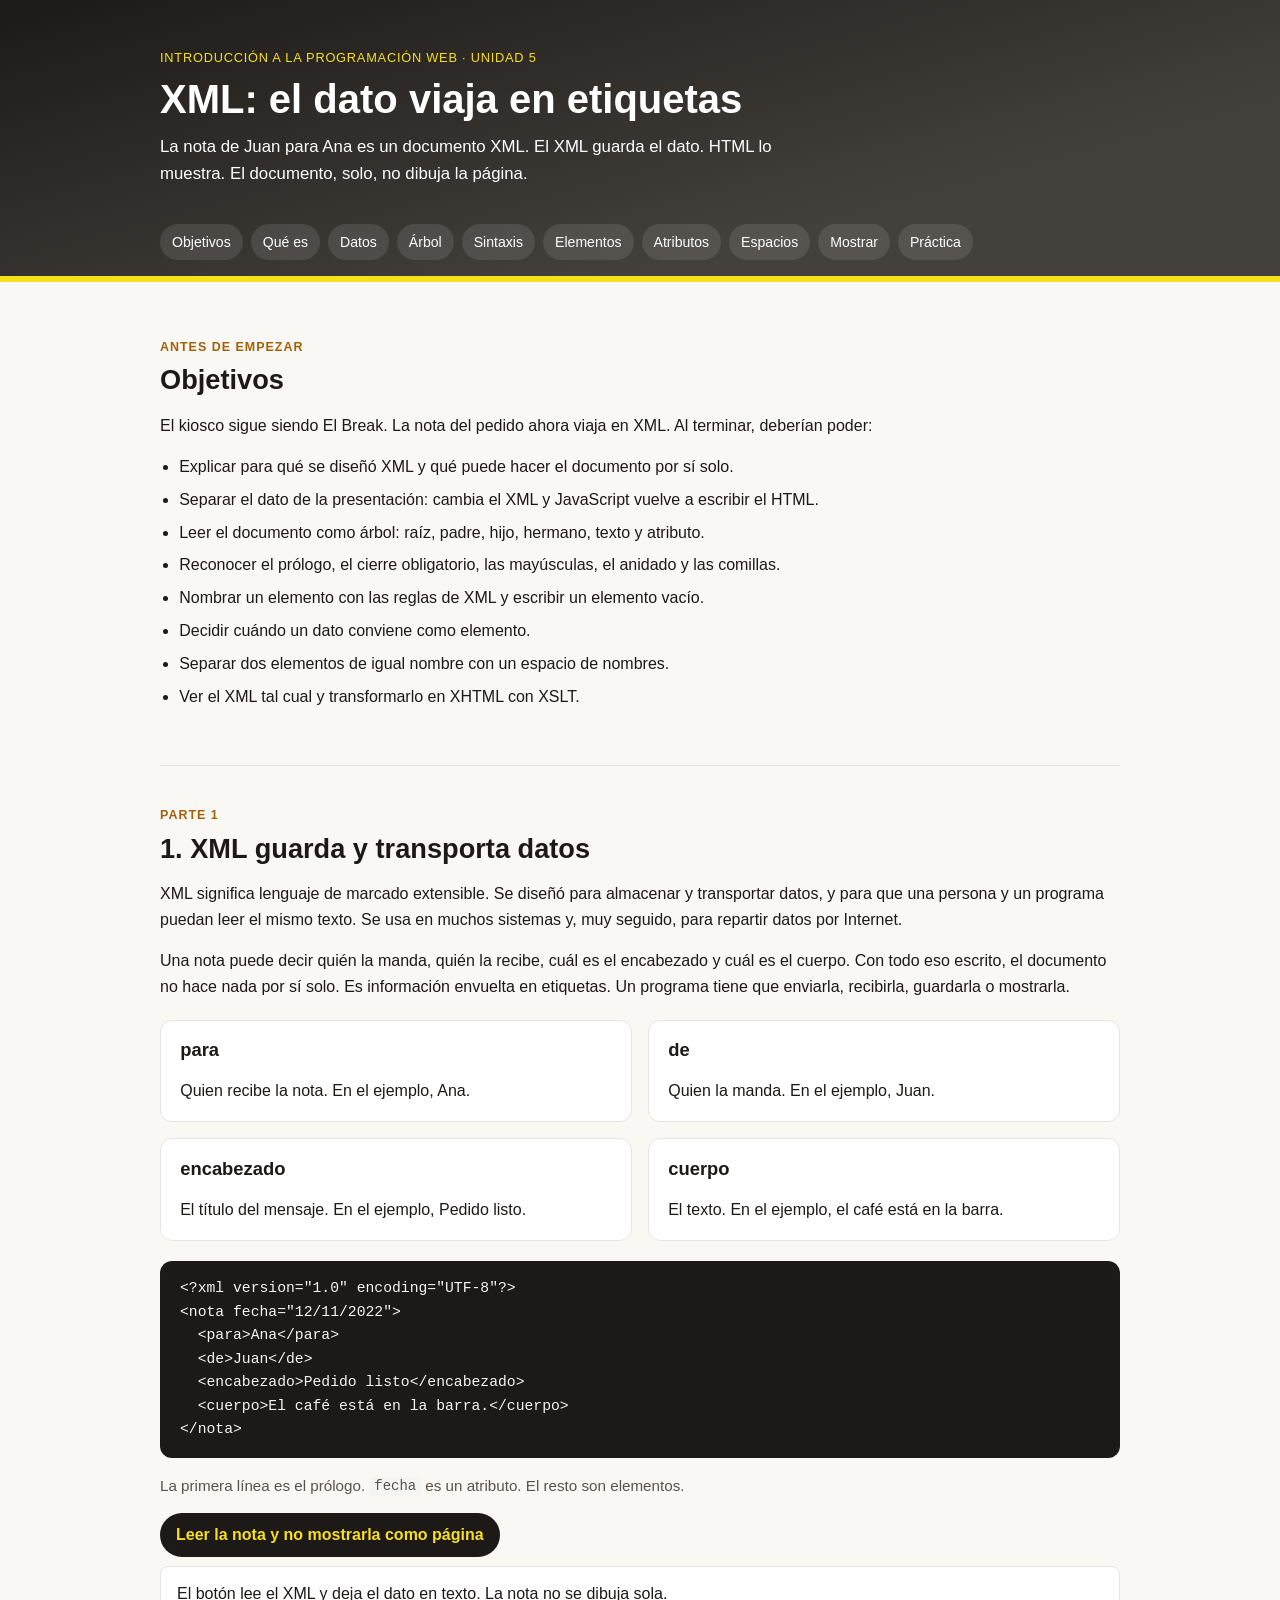
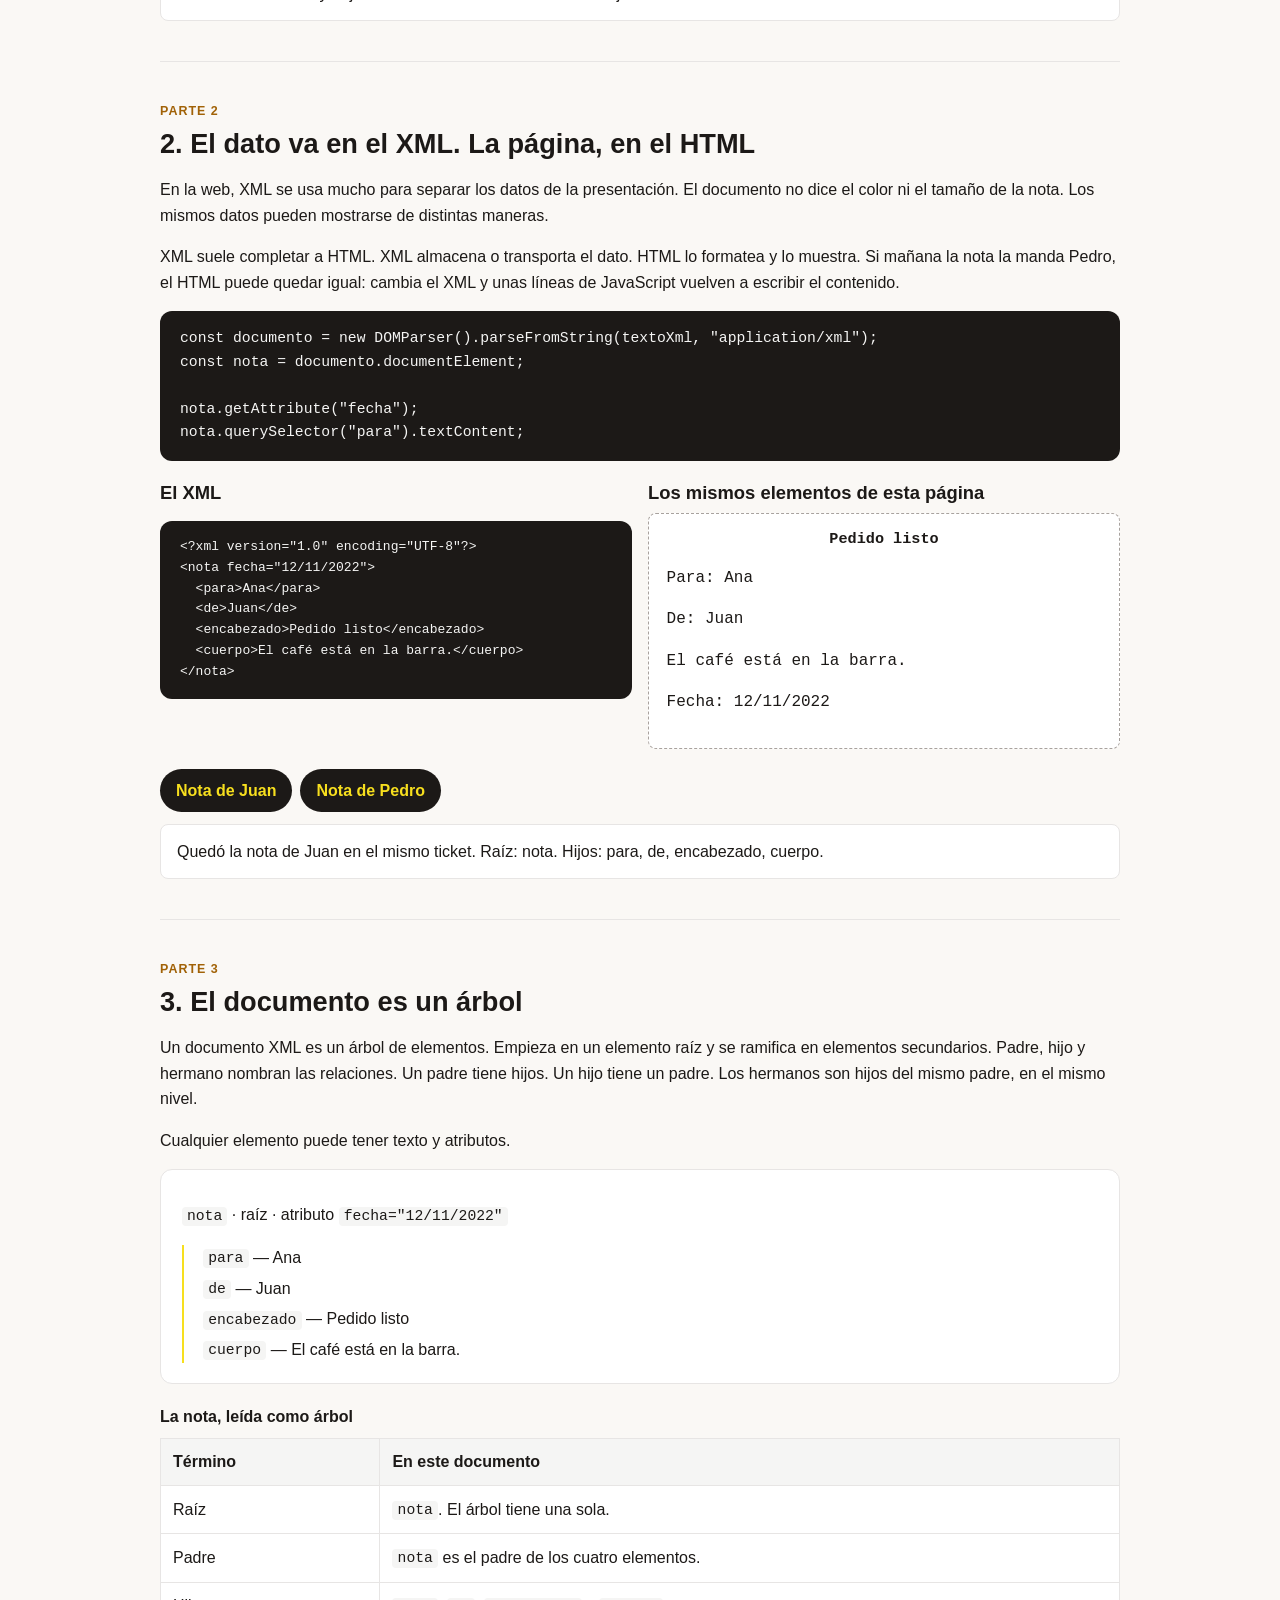
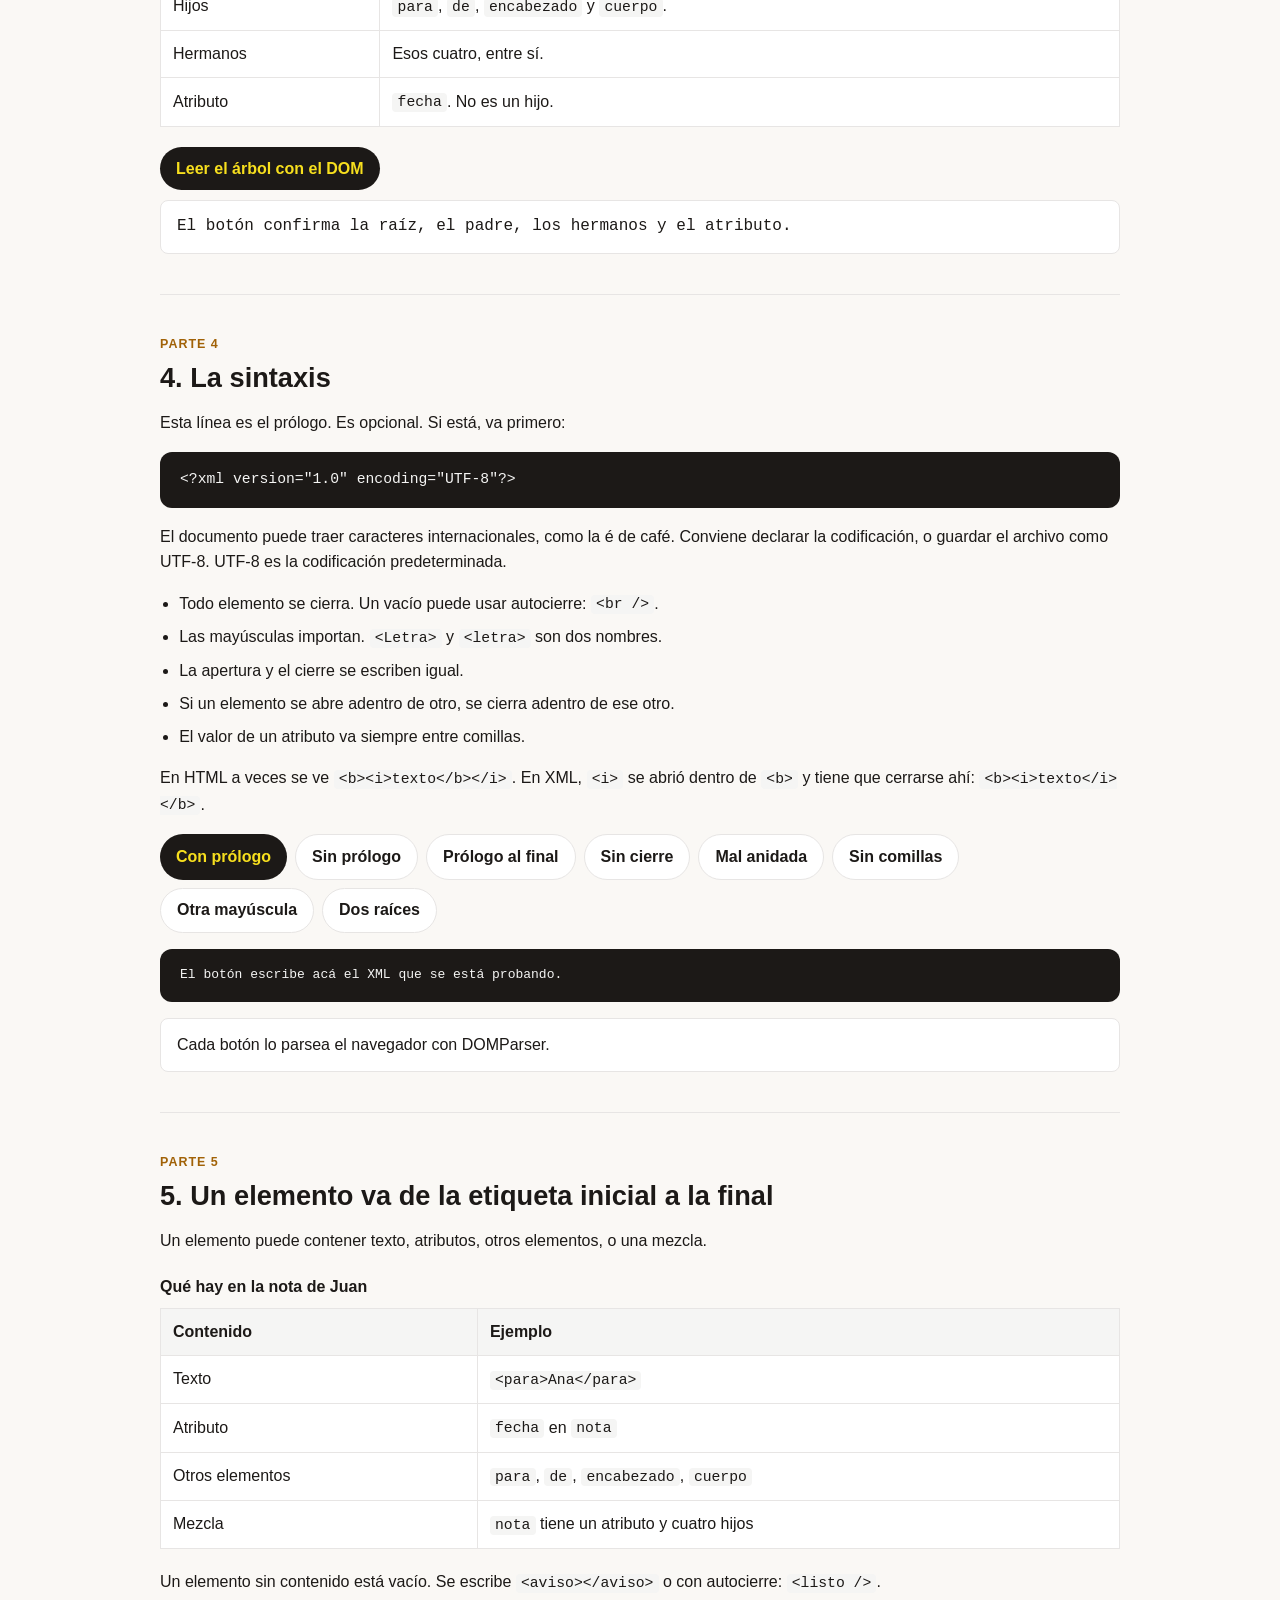
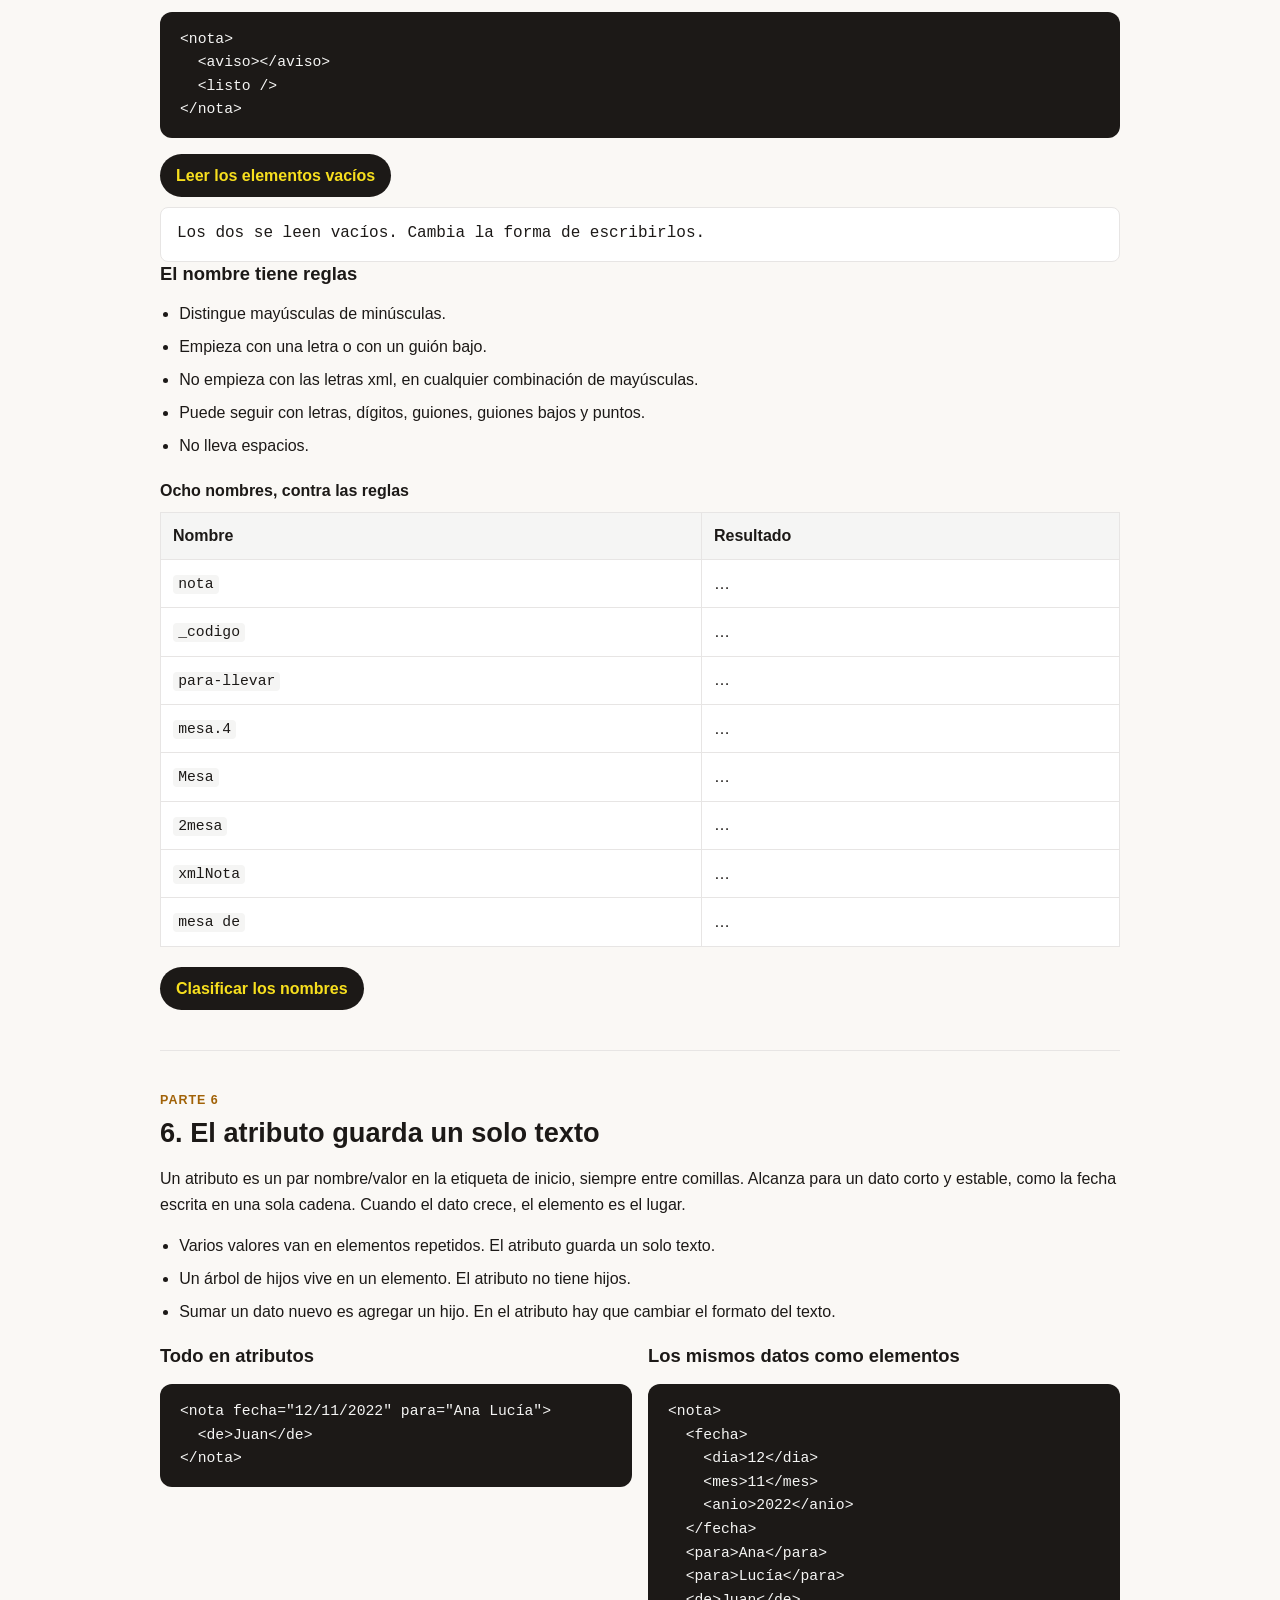
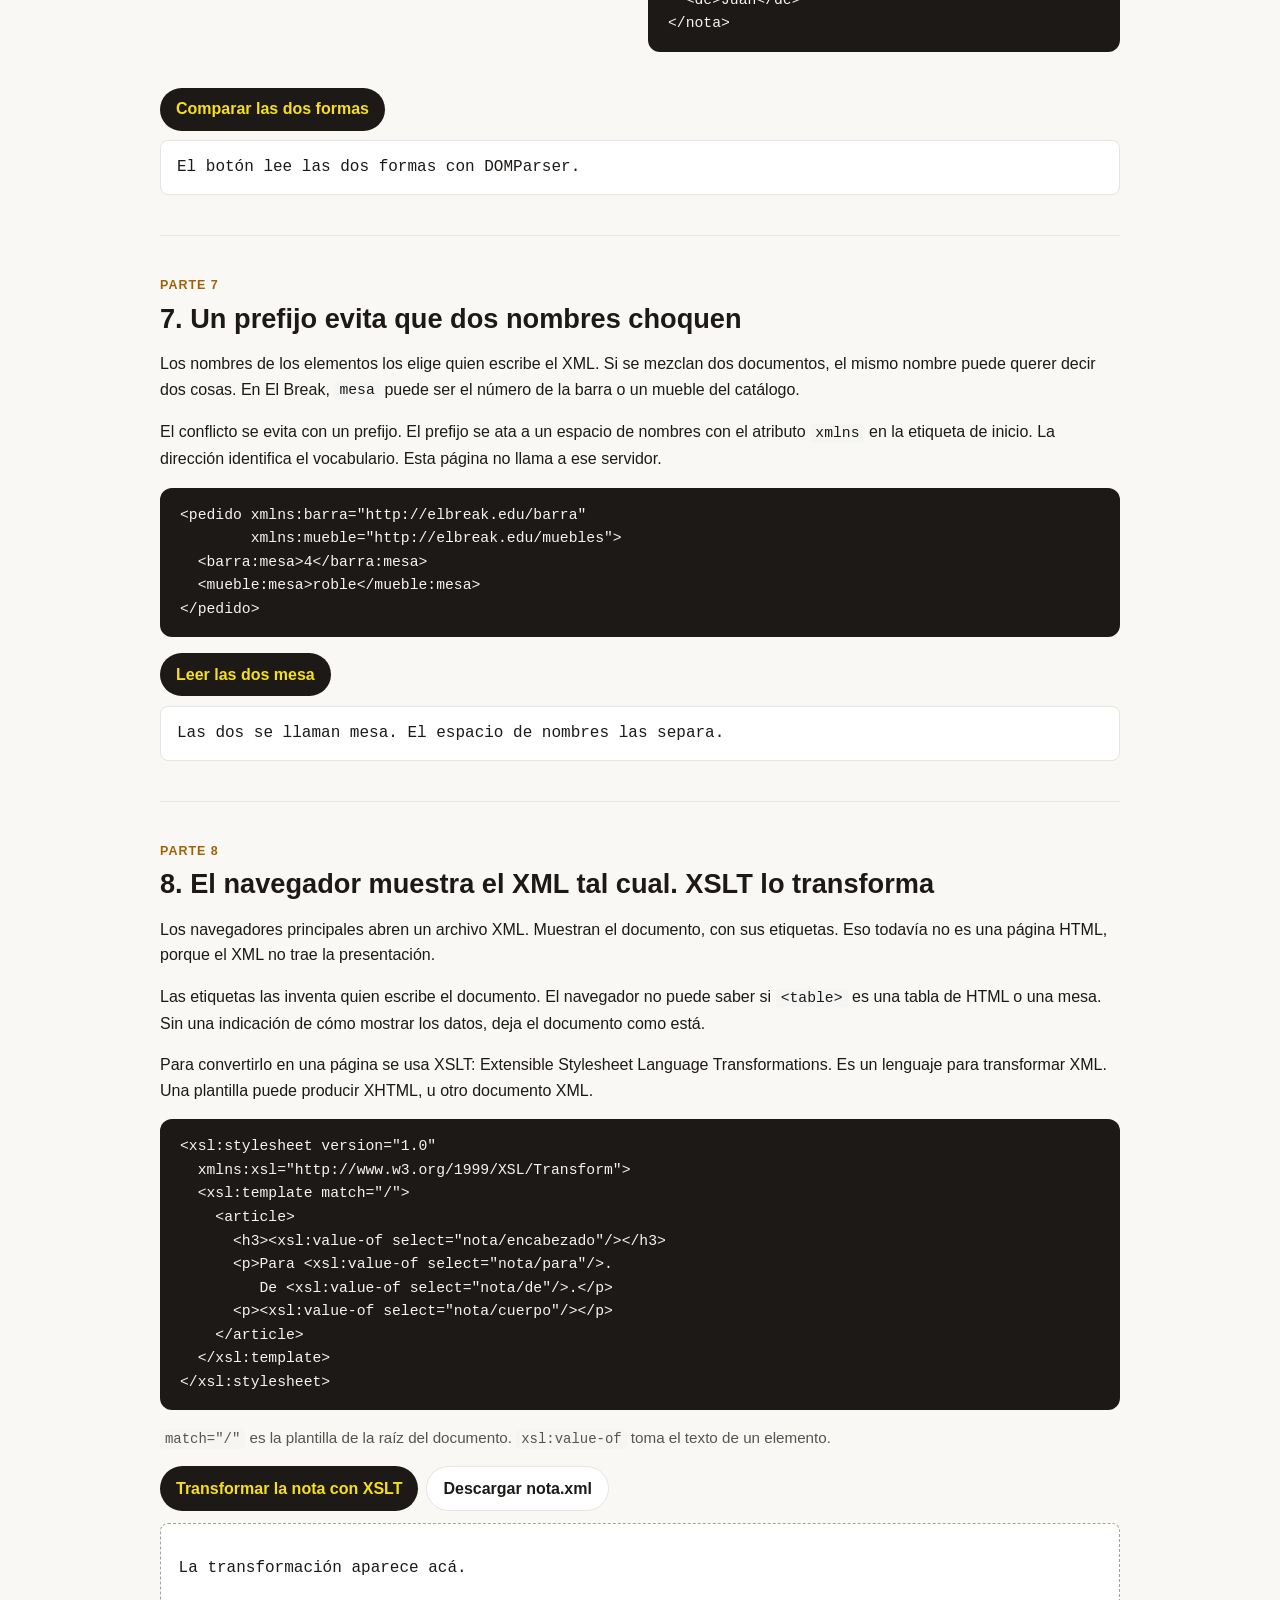
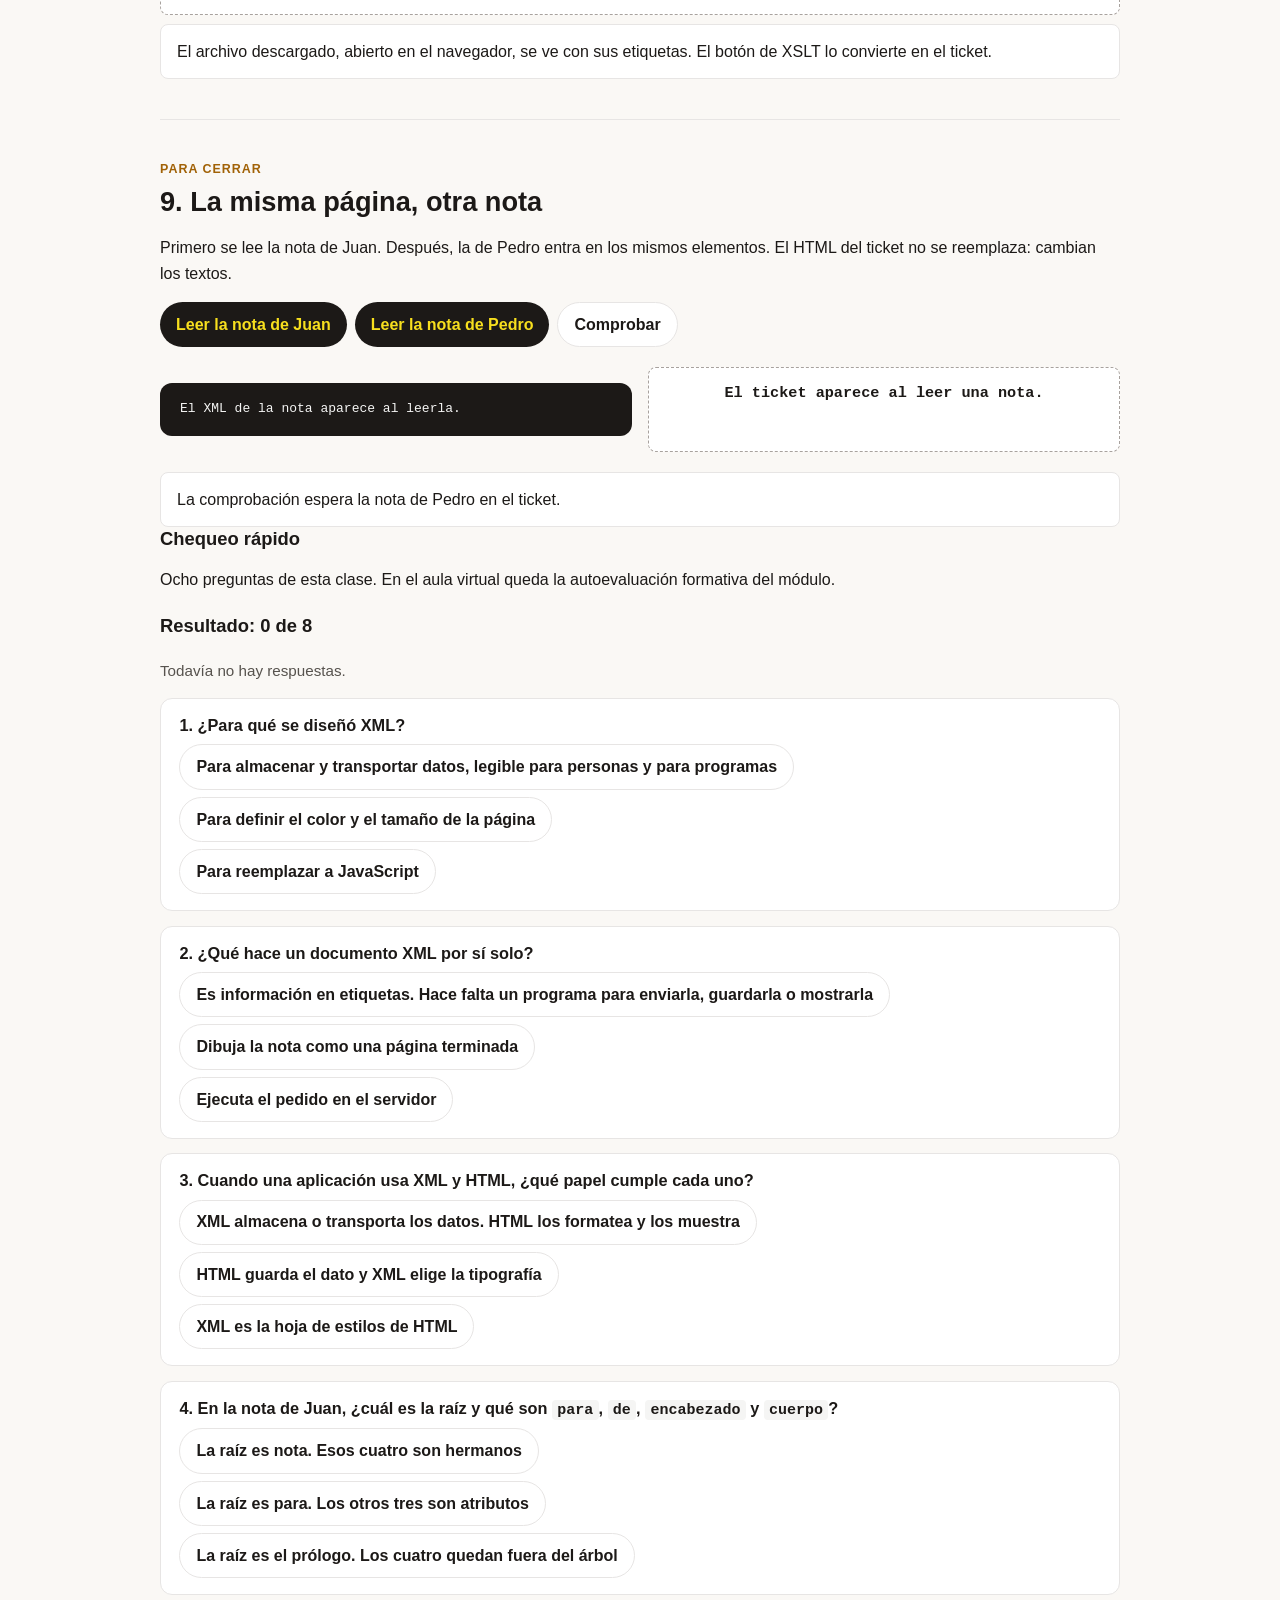
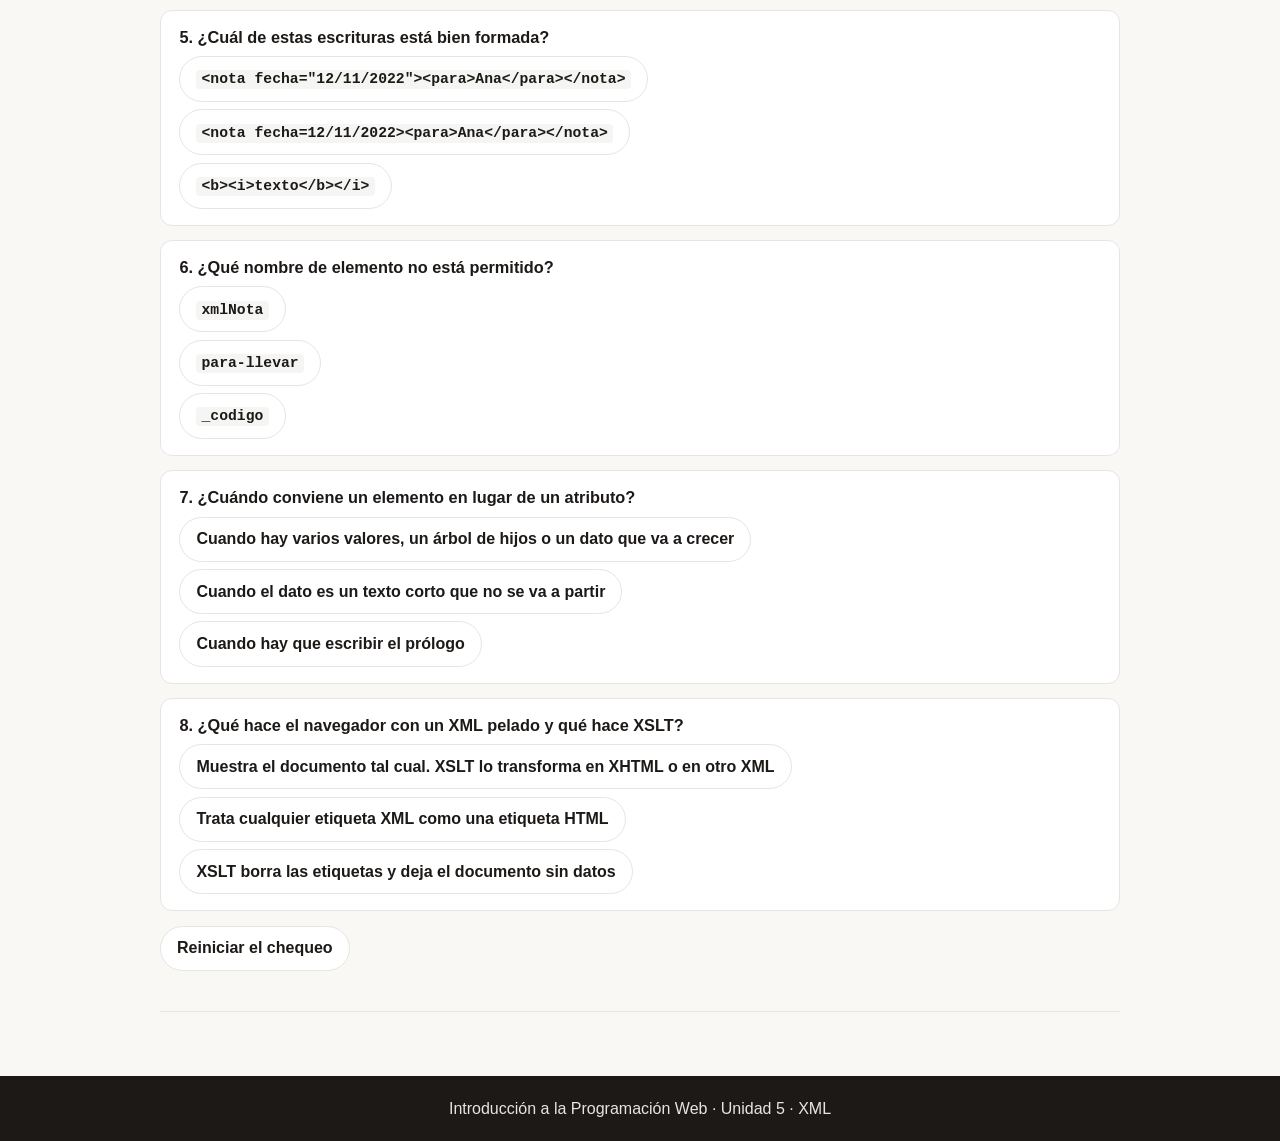
<file: Unidad 5/index.html>
<!DOCTYPE html>
<html lang="es">
<head>
    <meta charset="UTF-8">
    <meta name="viewport" content="width=device-width, initial-scale=1.0">
    <title>Unidad 5 — XML</title>
    <link rel="stylesheet" href="styles.css">
</head>
<body>
    <header class="site-header">
        <div class="header-bar">
            <p class="eyebrow">Introducción a la Programación Web · Unidad 5</p>
            <h1>XML: el dato viaja en etiquetas</h1>
            <p class="header-lead">
                La nota de Juan para Ana es un documento XML. El XML guarda el dato.
                HTML lo muestra. El documento, solo, no dibuja la página.
            </p>
        </div>
        <nav class="site-nav" aria-label="Secciones de la clase">
            <a href="#objetivos">Objetivos</a>
            <a href="#que-es">Qué es</a>
            <a href="#datos">Datos</a>
            <a href="#arbol">Árbol</a>
            <a href="#sintaxis">Sintaxis</a>
            <a href="#elementos">Elementos</a>
            <a href="#atributos">Atributos</a>
            <a href="#espacios">Espacios</a>
            <a href="#mostrar">Mostrar</a>
            <a href="#practica">Práctica</a>
        </nav>
    </header>

    <main>
        <section id="objetivos" class="section">
            <p class="kicker">Antes de empezar</p>
            <h2>Objetivos</h2>
            <p>El kiosco sigue siendo El Break. La nota del pedido ahora viaja en XML. Al terminar, deberían poder:</p>
            <ul class="objective-list">
                <li>Explicar para qué se diseñó XML y qué puede hacer el documento por sí solo.</li>
                <li>Separar el dato de la presentación: cambia el XML y JavaScript vuelve a escribir el HTML.</li>
                <li>Leer el documento como árbol: raíz, padre, hijo, hermano, texto y atributo.</li>
                <li>Reconocer el prólogo, el cierre obligatorio, las mayúsculas, el anidado y las comillas.</li>
                <li>Nombrar un elemento con las reglas de XML y escribir un elemento vacío.</li>
                <li>Decidir cuándo un dato conviene como elemento.</li>
                <li>Separar dos elementos de igual nombre con un espacio de nombres.</li>
                <li>Ver el XML tal cual y transformarlo en XHTML con XSLT.</li>
            </ul>
        </section>

        <section id="que-es" class="section">
            <p class="kicker">Parte 1</p>
            <h2>1. XML guarda y transporta datos</h2>
            <p>
                XML significa lenguaje de marcado extensible. Se diseñó para almacenar y transportar datos,
                y para que una persona y un programa puedan leer el mismo texto. Se usa en muchos sistemas
                y, muy seguido, para repartir datos por Internet.
            </p>
            <p>
                Una nota puede decir quién la manda, quién la recibe, cuál es el encabezado y cuál es el cuerpo.
                Con todo eso escrito, el documento no hace nada por sí solo. Es información envuelta en etiquetas.
                Un programa tiene que enviarla, recibirla, guardarla o mostrarla.
            </p>
            <div class="grid-2">
                <article class="card">
                    <h3>para</h3>
                    <p>Quien recibe la nota. En el ejemplo, Ana.</p>
                </article>
                <article class="card">
                    <h3>de</h3>
                    <p>Quien la manda. En el ejemplo, Juan.</p>
                </article>
                <article class="card">
                    <h3>encabezado</h3>
                    <p>El título del mensaje. En el ejemplo, Pedido listo.</p>
                </article>
                <article class="card">
                    <h3>cuerpo</h3>
                    <p>El texto. En el ejemplo, el café está en la barra.</p>
                </article>
            </div>
            <pre><code>&lt;?xml version="1.0" encoding="UTF-8"?&gt;
&lt;nota fecha="12/11/2022"&gt;
  &lt;para&gt;Ana&lt;/para&gt;
  &lt;de&gt;Juan&lt;/de&gt;
  &lt;encabezado&gt;Pedido listo&lt;/encabezado&gt;
  &lt;cuerpo&gt;El café está en la barra.&lt;/cuerpo&gt;
&lt;/nota&gt;</code></pre>
            <p class="hint">La primera línea es el prólogo. <code>fecha</code> es un atributo. El resto son elementos.</p>
            <button type="button" class="btn" id="btn-solo">Leer la nota y no mostrarla como página</button>
            <p class="salida" id="salida-solo" aria-live="polite">El botón lee el XML y deja el dato en texto. La nota no se dibuja sola.</p>
        </section>

        <section id="datos" class="section">
            <p class="kicker">Parte 2</p>
            <h2>2. El dato va en el XML. La página, en el HTML</h2>
            <p>
                En la web, XML se usa mucho para separar los datos de la presentación.
                El documento no dice el color ni el tamaño de la nota. Los mismos datos pueden mostrarse de distintas maneras.
            </p>
            <p>
                XML suele completar a HTML. XML almacena o transporta el dato. HTML lo formatea y lo muestra.
                Si mañana la nota la manda Pedro, el HTML puede quedar igual: cambia el XML y unas líneas de JavaScript vuelven a escribir el contenido.
            </p>
            <pre><code>const documento = new DOMParser().parseFromString(textoXml, "application/xml");
const nota = documento.documentElement;

nota.getAttribute("fecha");
nota.querySelector("para").textContent;</code></pre>
            <div class="grid-2">
                <div>
                    <h3>El XML</h3>
                    <pre class="compact-pre" id="datos-xml"></pre>
                </div>
                <div>
                    <h3>Los mismos elementos de esta página</h3>
                    <article class="ticket" id="datos-ticket">
                        <h3 id="datos-encabezado">…</h3>
                        <p id="datos-para"></p>
                        <p id="datos-de"></p>
                        <p id="datos-cuerpo"></p>
                        <p id="datos-fecha"></p>
                    </article>
                </div>
            </div>
            <div class="btn-row">
                <button type="button" class="btn" id="btn-nota-juan">Nota de Juan</button>
                <button type="button" class="btn" id="btn-nota-pedro">Nota de Pedro</button>
            </div>
            <p class="salida" id="salida-datos" aria-live="polite">Los dos botones escriben en el mismo ticket. El HTML de la página no cambia.</p>
        </section>

        <section id="arbol" class="section">
            <p class="kicker">Parte 3</p>
            <h2>3. El documento es un árbol</h2>
            <p>
                Un documento XML es un árbol de elementos. Empieza en un elemento raíz y se ramifica en elementos secundarios.
                Padre, hijo y hermano nombran las relaciones. Un padre tiene hijos. Un hijo tiene un padre.
                Los hermanos son hijos del mismo padre, en el mismo nivel.
            </p>
            <p>Cualquier elemento puede tener texto y atributos.</p>
            <div class="xml-tree" id="arbol-nota">
                <p><code>nota</code> · raíz · atributo <code>fecha="12/11/2022"</code></p>
                <ul>
                    <li><code>para</code> — Ana</li>
                    <li><code>de</code> — Juan</li>
                    <li><code>encabezado</code> — Pedido listo</li>
                    <li><code>cuerpo</code> — El café está en la barra.</li>
                </ul>
            </div>
            <div class="table-wrap">
                <table>
                    <caption>La nota, leída como árbol</caption>
                    <thead>
                        <tr>
                            <th>Término</th>
                            <th>En este documento</th>
                        </tr>
                    </thead>
                    <tbody>
                        <tr>
                            <td>Raíz</td>
                            <td><code>nota</code>. El árbol tiene una sola.</td>
                        </tr>
                        <tr>
                            <td>Padre</td>
                            <td><code>nota</code> es el padre de los cuatro elementos.</td>
                        </tr>
                        <tr>
                            <td>Hijos</td>
                            <td><code>para</code>, <code>de</code>, <code>encabezado</code> y <code>cuerpo</code>.</td>
                        </tr>
                        <tr>
                            <td>Hermanos</td>
                            <td>Esos cuatro, entre sí.</td>
                        </tr>
                        <tr>
                            <td>Atributo</td>
                            <td><code>fecha</code>. No es un hijo.</td>
                        </tr>
                    </tbody>
                </table>
            </div>
            <button type="button" class="btn" id="btn-arbol">Leer el árbol con el DOM</button>
            <p class="salida mono" id="salida-arbol" aria-live="polite">El botón confirma la raíz, el padre, los hermanos y el atributo.</p>
        </section>

        <section id="sintaxis" class="section">
            <p class="kicker">Parte 4</p>
            <h2>4. La sintaxis</h2>
            <p>Esta línea es el prólogo. Es opcional. Si está, va primero:</p>
            <pre><code>&lt;?xml version="1.0" encoding="UTF-8"?&gt;</code></pre>
            <p>
                El documento puede traer caracteres internacionales, como la é de café.
                Conviene declarar la codificación, o guardar el archivo como UTF-8.
                UTF-8 es la codificación predeterminada.
            </p>
            <ul class="steps">
                <li>Todo elemento se cierra. Un vacío puede usar autocierre: <code>&lt;br /&gt;</code>.</li>
                <li>Las mayúsculas importan. <code>&lt;Letra&gt;</code> y <code>&lt;letra&gt;</code> son dos nombres.</li>
                <li>La apertura y el cierre se escriben igual.</li>
                <li>Si un elemento se abre adentro de otro, se cierra adentro de ese otro.</li>
                <li>El valor de un atributo va siempre entre comillas.</li>
            </ul>
            <p>
                En HTML a veces se ve <code>&lt;b&gt;&lt;i&gt;texto&lt;/b&gt;&lt;/i&gt;</code>.
                En XML, <code>&lt;i&gt;</code> se abrió dentro de <code>&lt;b&gt;</code> y tiene que cerrarse ahí:
                <code>&lt;b&gt;&lt;i&gt;texto&lt;/i&gt;&lt;/b&gt;</code>.
            </p>
            <div class="btn-row">
                <button type="button" class="btn" data-caso="con-prologo">Con prólogo</button>
                <button type="button" class="btn btn-light" data-caso="sin-prologo">Sin prólogo</button>
                <button type="button" class="btn btn-light" data-caso="prologo-tarde">Prólogo al final</button>
                <button type="button" class="btn btn-light" data-caso="sin-cierre">Sin cierre</button>
                <button type="button" class="btn btn-light" data-caso="mal-anidada">Mal anidada</button>
                <button type="button" class="btn btn-light" data-caso="sin-comillas">Sin comillas</button>
                <button type="button" class="btn btn-light" data-caso="mayuscula">Otra mayúscula</button>
                <button type="button" class="btn btn-light" data-caso="dos-raices">Dos raíces</button>
            </div>
            <pre id="xml-sintaxis">El botón escribe acá el XML que se está probando.</pre>
            <p class="salida" id="salida-sintaxis" aria-live="polite">Cada botón lo parsea el navegador con DOMParser.</p>
        </section>

        <section id="elementos" class="section">
            <p class="kicker">Parte 5</p>
            <h2>5. Un elemento va de la etiqueta inicial a la final</h2>
            <p>Un elemento puede contener texto, atributos, otros elementos, o una mezcla.</p>
            <div class="table-wrap">
                <table>
                    <caption>Qué hay en la nota de Juan</caption>
                    <thead>
                        <tr>
                            <th>Contenido</th>
                            <th>Ejemplo</th>
                        </tr>
                    </thead>
                    <tbody>
                        <tr>
                            <td>Texto</td>
                            <td><code>&lt;para&gt;Ana&lt;/para&gt;</code></td>
                        </tr>
                        <tr>
                            <td>Atributo</td>
                            <td><code>fecha</code> en <code>nota</code></td>
                        </tr>
                        <tr>
                            <td>Otros elementos</td>
                            <td><code>para</code>, <code>de</code>, <code>encabezado</code>, <code>cuerpo</code></td>
                        </tr>
                        <tr>
                            <td>Mezcla</td>
                            <td><code>nota</code> tiene un atributo y cuatro hijos</td>
                        </tr>
                    </tbody>
                </table>
            </div>
            <p>
                Un elemento sin contenido está vacío. Se escribe <code>&lt;aviso&gt;&lt;/aviso&gt;</code>
                o con autocierre: <code>&lt;listo /&gt;</code>.
            </p>
            <pre><code>&lt;nota&gt;
  &lt;aviso&gt;&lt;/aviso&gt;
  &lt;listo /&gt;
&lt;/nota&gt;</code></pre>
            <button type="button" class="btn" id="btn-vacios">Leer los elementos vacíos</button>
            <p class="salida mono" id="salida-vacios" aria-live="polite">Los dos se leen vacíos. Cambia la forma de escribirlos.</p>

            <h3>El nombre tiene reglas</h3>
            <ul class="steps">
                <li>Distingue mayúsculas de minúsculas.</li>
                <li>Empieza con una letra o con un guión bajo.</li>
                <li>No empieza con las letras xml, en cualquier combinación de mayúsculas.</li>
                <li>Puede seguir con letras, dígitos, guiones, guiones bajos y puntos.</li>
                <li>No lleva espacios.</li>
            </ul>
            <div class="table-wrap">
                <table>
                    <caption>Ocho nombres, contra las reglas</caption>
                    <thead>
                        <tr>
                            <th>Nombre</th>
                            <th>Resultado</th>
                        </tr>
                    </thead>
                    <tbody id="tabla-nombres">
                        <tr data-nombre="nota">
                            <td><code>nota</code></td>
                            <td class="resultado">…</td>
                        </tr>
                        <tr data-nombre="_codigo">
                            <td><code>_codigo</code></td>
                            <td class="resultado">…</td>
                        </tr>
                        <tr data-nombre="para-llevar">
                            <td><code>para-llevar</code></td>
                            <td class="resultado">…</td>
                        </tr>
                        <tr data-nombre="mesa.4">
                            <td><code>mesa.4</code></td>
                            <td class="resultado">…</td>
                        </tr>
                        <tr data-nombre="Mesa">
                            <td><code>Mesa</code></td>
                            <td class="resultado">…</td>
                        </tr>
                        <tr data-nombre="2mesa">
                            <td><code>2mesa</code></td>
                            <td class="resultado">…</td>
                        </tr>
                        <tr data-nombre="xmlNota">
                            <td><code>xmlNota</code></td>
                            <td class="resultado">…</td>
                        </tr>
                        <tr data-nombre="mesa de">
                            <td><code>mesa de</code></td>
                            <td class="resultado">…</td>
                        </tr>
                    </tbody>
                </table>
            </div>
            <button type="button" class="btn" id="btn-nombres">Clasificar los nombres</button>
        </section>

        <section id="atributos" class="section">
            <p class="kicker">Parte 6</p>
            <h2>6. El atributo guarda un solo texto</h2>
            <p>
                Un atributo es un par nombre/valor en la etiqueta de inicio, siempre entre comillas.
                Alcanza para un dato corto y estable, como la fecha escrita en una sola cadena.
                Cuando el dato crece, el elemento es el lugar.
            </p>
            <ul class="steps">
                <li>Varios valores van en elementos repetidos. El atributo guarda un solo texto.</li>
                <li>Un árbol de hijos vive en un elemento. El atributo no tiene hijos.</li>
                <li>Sumar un dato nuevo es agregar un hijo. En el atributo hay que cambiar el formato del texto.</li>
            </ul>
            <div class="grid-2">
                <div>
                    <h3>Todo en atributos</h3>
                    <pre><code>&lt;nota fecha="12/11/2022" para="Ana Lucía"&gt;
  &lt;de&gt;Juan&lt;/de&gt;
&lt;/nota&gt;</code></pre>
                </div>
                <div>
                    <h3>Los mismos datos como elementos</h3>
                    <pre><code>&lt;nota&gt;
  &lt;fecha&gt;
    &lt;dia&gt;12&lt;/dia&gt;
    &lt;mes&gt;11&lt;/mes&gt;
    &lt;anio&gt;2022&lt;/anio&gt;
  &lt;/fecha&gt;
  &lt;para&gt;Ana&lt;/para&gt;
  &lt;para&gt;Lucía&lt;/para&gt;
  &lt;de&gt;Juan&lt;/de&gt;
&lt;/nota&gt;</code></pre>
                </div>
            </div>
            <button type="button" class="btn" id="btn-atributos">Comparar las dos formas</button>
            <p class="salida mono" id="salida-atributos" aria-live="polite">El botón lee las dos formas con DOMParser.</p>
        </section>

        <section id="espacios" class="section">
            <p class="kicker">Parte 7</p>
            <h2>7. Un prefijo evita que dos nombres choquen</h2>
            <p>
                Los nombres de los elementos los elige quien escribe el XML.
                Si se mezclan dos documentos, el mismo nombre puede querer decir dos cosas.
                En El Break, <code>mesa</code> puede ser el número de la barra o un mueble del catálogo.
            </p>
            <p>
                El conflicto se evita con un prefijo. El prefijo se ata a un espacio de nombres
                con el atributo <code>xmlns</code> en la etiqueta de inicio.
                La dirección identifica el vocabulario. Esta página no llama a ese servidor.
            </p>
            <pre><code>&lt;pedido xmlns:barra="http://elbreak.edu/barra"
        xmlns:mueble="http://elbreak.edu/muebles"&gt;
  &lt;barra:mesa&gt;4&lt;/barra:mesa&gt;
  &lt;mueble:mesa&gt;roble&lt;/mueble:mesa&gt;
&lt;/pedido&gt;</code></pre>
            <button type="button" class="btn" id="btn-espacios">Leer las dos mesa</button>
            <p class="salida mono" id="salida-espacios" aria-live="polite">Las dos se llaman mesa. El espacio de nombres las separa.</p>
        </section>

        <section id="mostrar" class="section">
            <p class="kicker">Parte 8</p>
            <h2>8. El navegador muestra el XML tal cual. XSLT lo transforma</h2>
            <p>
                Los navegadores principales abren un archivo XML. Muestran el documento, con sus etiquetas.
                Eso todavía no es una página HTML, porque el XML no trae la presentación.
            </p>
            <p>
                Las etiquetas las inventa quien escribe el documento. El navegador no puede saber si
                <code>&lt;table&gt;</code> es una tabla de HTML o una mesa. Sin una indicación de cómo mostrar los datos,
                deja el documento como está.
            </p>
            <p>
                Para convertirlo en una página se usa XSLT: Extensible Stylesheet Language Transformations.
                Es un lenguaje para transformar XML. Una plantilla puede producir XHTML, u otro documento XML.
            </p>
            <pre><code>&lt;xsl:stylesheet version="1.0"
  xmlns:xsl="http://www.w3.org/1999/XSL/Transform"&gt;
  &lt;xsl:template match="/"&gt;
    &lt;article&gt;
      &lt;h3&gt;&lt;xsl:value-of select="nota/encabezado"/&gt;&lt;/h3&gt;
      &lt;p&gt;Para &lt;xsl:value-of select="nota/para"/&gt;.
         De &lt;xsl:value-of select="nota/de"/&gt;.&lt;/p&gt;
      &lt;p&gt;&lt;xsl:value-of select="nota/cuerpo"/&gt;&lt;/p&gt;
    &lt;/article&gt;
  &lt;/xsl:template&gt;
&lt;/xsl:stylesheet&gt;</code></pre>
            <p class="hint">
                <code>match="/"</code> es la plantilla de la raíz del documento.
                <code>xsl:value-of</code> toma el texto de un elemento.
            </p>
            <div class="btn-row">
                <button type="button" class="btn" id="btn-xslt">Transformar la nota con XSLT</button>
                <button type="button" class="btn btn-light" id="btn-descarga">Descargar nota.xml</button>
            </div>
            <div id="xslt-resultado" class="ticket" aria-live="polite">
                <p>La transformación aparece acá.</p>
            </div>
            <p class="salida" id="salida-xslt" aria-live="polite">
                El archivo descargado, abierto en el navegador, se ve con sus etiquetas.
                El botón de XSLT lo convierte en el ticket.
            </p>
        </section>

        <section id="practica" class="section">
            <p class="kicker">Para cerrar</p>
            <h2>9. La misma página, otra nota</h2>
            <p>
                Primero se lee la nota de Juan. Después, la de Pedro entra en los mismos elementos.
                El HTML del ticket no se reemplaza: cambian los textos.
            </p>
            <div class="btn-row">
                <button type="button" class="btn" id="btn-prac-juan">Leer la nota de Juan</button>
                <button type="button" class="btn" id="btn-prac-pedro">Leer la nota de Pedro</button>
                <button type="button" class="btn btn-light" id="btn-prac-comprobar">Comprobar</button>
            </div>
            <div class="grid-2">
                <pre id="prac-xml"></pre>
                <article class="ticket" id="ticket-prac">
                    <h3 id="prac-encabezado">El ticket aparece al leer una nota.</h3>
                    <p id="prac-para"></p>
                    <p id="prac-de"></p>
                    <p id="prac-cuerpo"></p>
                    <p id="prac-fecha"></p>
                </article>
            </div>
            <p class="salida" id="salida-practica" aria-live="polite">La comprobación espera la nota de Pedro en el ticket.</p>

            <h3>Chequeo rápido</h3>
            <p>Ocho preguntas de esta clase. En el aula virtual queda la autoevaluación formativa del módulo.</p>
            <p class="score">Resultado: <span id="puntaje">0 de 8</span></p>
            <p class="hint" id="puntaje-detalle">Todavía no hay respuestas.</p>

            <article class="quiz-item" data-answer="datos" data-ok="Sí. XML se diseñó para almacenar y transportar datos, y para que lo lean personas y programas." data-bad="XML guarda y transporta datos. El texto tiene que poder leerlo una persona y también un programa.">
                <h3>1. ¿Para qué se diseñó XML?</h3>
                <div class="quiz-options">
                    <button type="button" class="btn btn-light" data-value="datos">Para almacenar y transportar datos, legible para personas y para programas</button>
                    <button type="button" class="btn btn-light" data-value="color">Para definir el color y el tamaño de la página</button>
                    <button type="button" class="btn btn-light" data-value="js">Para reemplazar a JavaScript</button>
                </div>
                <p class="feedback" hidden></p>
            </article>

            <article class="quiz-item" data-answer="etiquetas" data-ok="Sí. El XML es información en etiquetas. Hace falta un programa para enviarlo, guardarlo o mostrarlo." data-bad="El documento no se dibuja solo. Es información envuelta en etiquetas, y un programa la envía, la guarda o la muestra.">
                <h3>2. ¿Qué hace un documento XML por sí solo?</h3>
                <div class="quiz-options">
                    <button type="button" class="btn btn-light" data-value="etiquetas">Es información en etiquetas. Hace falta un programa para enviarla, guardarla o mostrarla</button>
                    <button type="button" class="btn btn-light" data-value="pagina">Dibuja la nota como una página terminada</button>
                    <button type="button" class="btn btn-light" data-value="servidor">Ejecuta el pedido en el servidor</button>
                </div>
                <p class="feedback" hidden></p>
            </article>

            <article class="quiz-item" data-answer="roles" data-ok="Sí. XML almacena o transporta el dato. HTML lo formatea y lo muestra." data-bad="En esa pareja, XML lleva los datos y HTML los presenta. Si el dato cambia, se puede actualizar la página sin reescribir su HTML.">
                <h3>3. Cuando una aplicación usa XML y HTML, ¿qué papel cumple cada uno?</h3>
                <div class="quiz-options">
                    <button type="button" class="btn btn-light" data-value="roles">XML almacena o transporta los datos. HTML los formatea y los muestra</button>
                    <button type="button" class="btn btn-light" data-value="al-reves">HTML guarda el dato y XML elige la tipografía</button>
                    <button type="button" class="btn btn-light" data-value="css">XML es la hoja de estilos de HTML</button>
                </div>
                <p class="feedback" hidden></p>
            </article>

            <article class="quiz-item" data-answer="hermanos" data-ok="Sí. La raíz es nota. para, de, encabezado y cuerpo son hermanos." data-bad="El árbol tiene una raíz, nota. Los cuatro elementos son hijos de nota y, entre sí, hermanos. fecha es un atributo.">
                <h3>4. En la nota de Juan, ¿cuál es la raíz y qué son <code>para</code>, <code>de</code>, <code>encabezado</code> y <code>cuerpo</code>?</h3>
                <div class="quiz-options">
                    <button type="button" class="btn btn-light" data-value="hermanos">La raíz es nota. Esos cuatro son hermanos</button>
                    <button type="button" class="btn btn-light" data-value="para">La raíz es para. Los otros tres son atributos</button>
                    <button type="button" class="btn btn-light" data-value="prologo">La raíz es el prólogo. Los cuatro quedan fuera del árbol</button>
                </div>
                <p class="feedback" hidden></p>
            </article>

            <article class="quiz-item" data-answer="comillas" data-ok="Sí. El valor del atributo va entre comillas, cada elemento se cierra y el anidado cierra adentro." data-bad="En XML el atributo va entre comillas, toda etiqueta se cierra y un elemento abierto adentro de otro se cierra ahí adentro.">
                <h3>5. ¿Cuál de estas escrituras está bien formada?</h3>
                <div class="quiz-options">
                    <button type="button" class="btn btn-light" data-value="comillas"><code>&lt;nota fecha="12/11/2022"&gt;&lt;para&gt;Ana&lt;/para&gt;&lt;/nota&gt;</code></button>
                    <button type="button" class="btn btn-light" data-value="sin"><code>&lt;nota fecha=12/11/2022&gt;&lt;para&gt;Ana&lt;/para&gt;&lt;/nota&gt;</code></button>
                    <button type="button" class="btn btn-light" data-value="nido"><code>&lt;b&gt;&lt;i&gt;texto&lt;/b&gt;&lt;/i&gt;</code></button>
                </div>
                <p class="feedback" hidden></p>
            </article>

            <article class="quiz-item" data-answer="xmlnota" data-ok="Sí. xmlNota empieza con xml. para-llevar y _codigo cumplen las reglas." data-bad="Un nombre no puede empezar con xml. para-llevar y _codigo sí están permitidos.">
                <h3>6. ¿Qué nombre de elemento no está permitido?</h3>
                <div class="quiz-options">
                    <button type="button" class="btn btn-light" data-value="xmlnota"><code>xmlNota</code></button>
                    <button type="button" class="btn btn-light" data-value="guion"><code>para-llevar</code></button>
                    <button type="button" class="btn btn-light" data-value="bajo"><code>_codigo</code></button>
                </div>
                <p class="feedback" hidden></p>
            </article>

            <article class="quiz-item" data-answer="crece" data-ok="Sí. Varios valores y un árbol van en elementos. El atributo guarda un solo texto." data-bad="El atributo es un solo texto. Para repetir un valor, armar hijos o sumar un dato, se usa un elemento.">
                <h3>7. ¿Cuándo conviene un elemento en lugar de un atributo?</h3>
                <div class="quiz-options">
                    <button type="button" class="btn btn-light" data-value="crece">Cuando hay varios valores, un árbol de hijos o un dato que va a crecer</button>
                    <button type="button" class="btn btn-light" data-value="corto">Cuando el dato es un texto corto que no se va a partir</button>
                    <button type="button" class="btn btn-light" data-value="prologo">Cuando hay que escribir el prólogo</button>
                </div>
                <p class="feedback" hidden></p>
            </article>

            <article class="quiz-item" data-answer="xslt" data-ok="Sí. Sin presentación, el navegador muestra el documento tal cual. XSLT lo transforma en XHTML o en otro XML." data-bad="El navegador muestra el XML con sus etiquetas. XSLT es la transformación a XHTML o a otro XML.">
                <h3>8. ¿Qué hace el navegador con un XML pelado y qué hace XSLT?</h3>
                <div class="quiz-options">
                    <button type="button" class="btn btn-light" data-value="xslt">Muestra el documento tal cual. XSLT lo transforma en XHTML o en otro XML</button>
                    <button type="button" class="btn btn-light" data-value="html">Trata cualquier etiqueta XML como una etiqueta HTML</button>
                    <button type="button" class="btn btn-light" data-value="borra">XSLT borra las etiquetas y deja el documento sin datos</button>
                </div>
                <p class="feedback" hidden></p>
            </article>
            <button type="button" class="btn btn-light" id="btn-reiniciar-quiz">Reiniciar el chequeo</button>
        </section>
    </main>

    <footer class="site-footer">
        <p>Introducción a la Programación Web · Unidad 5 · XML</p>
    </footer>
    <script src="script.js"></script>
</body>
</html>
</file>
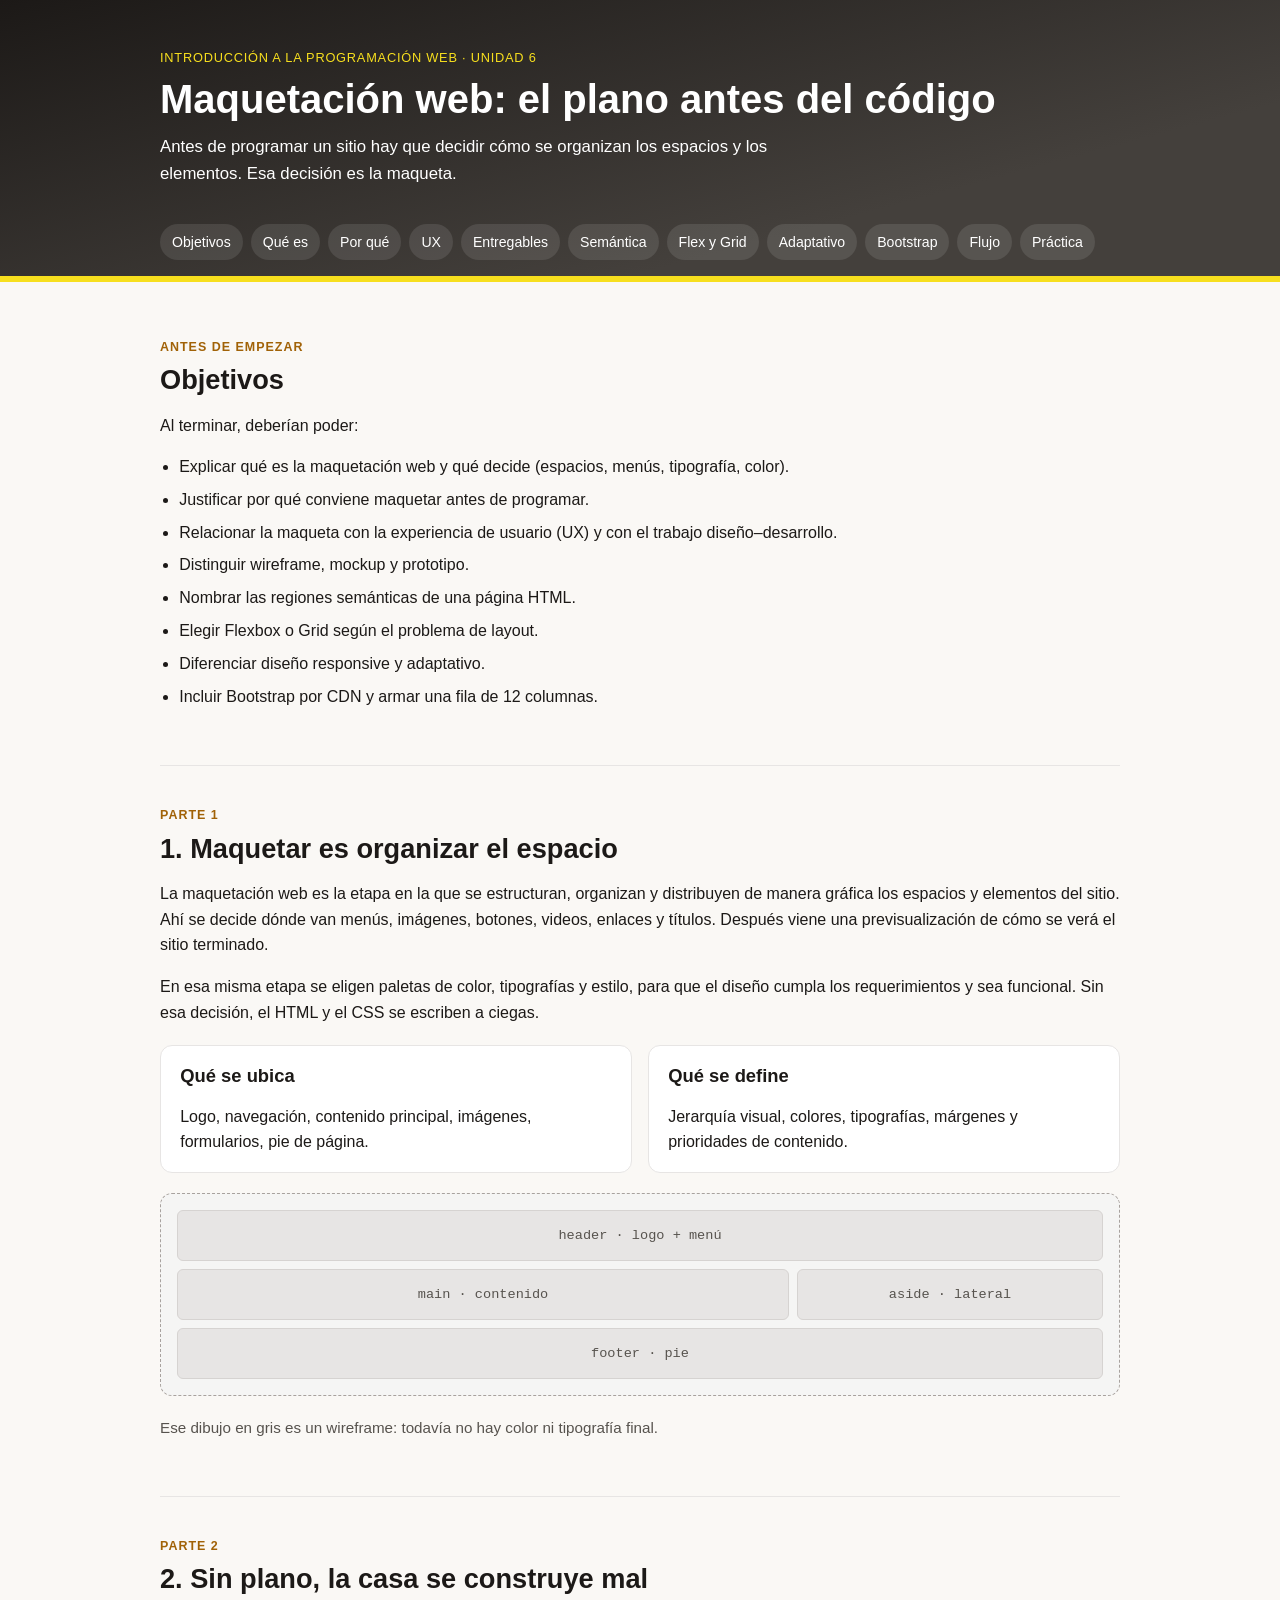
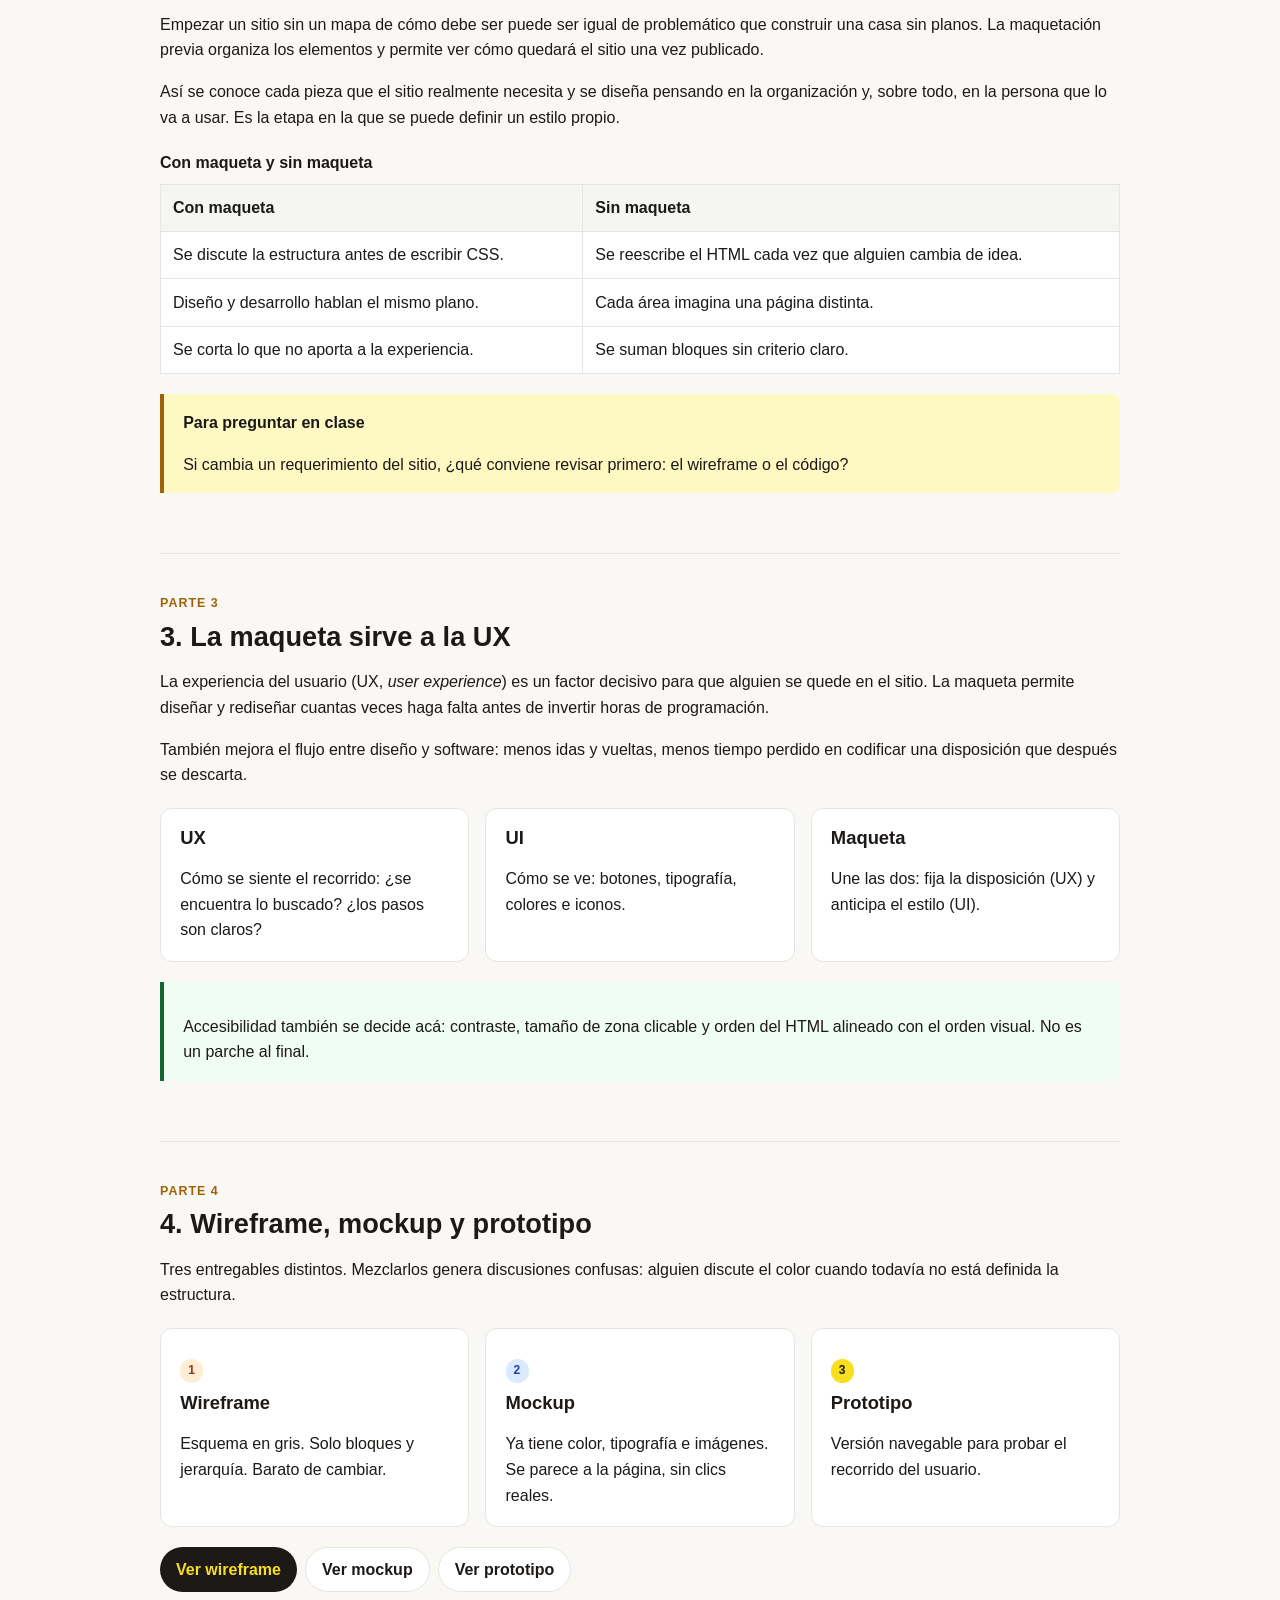
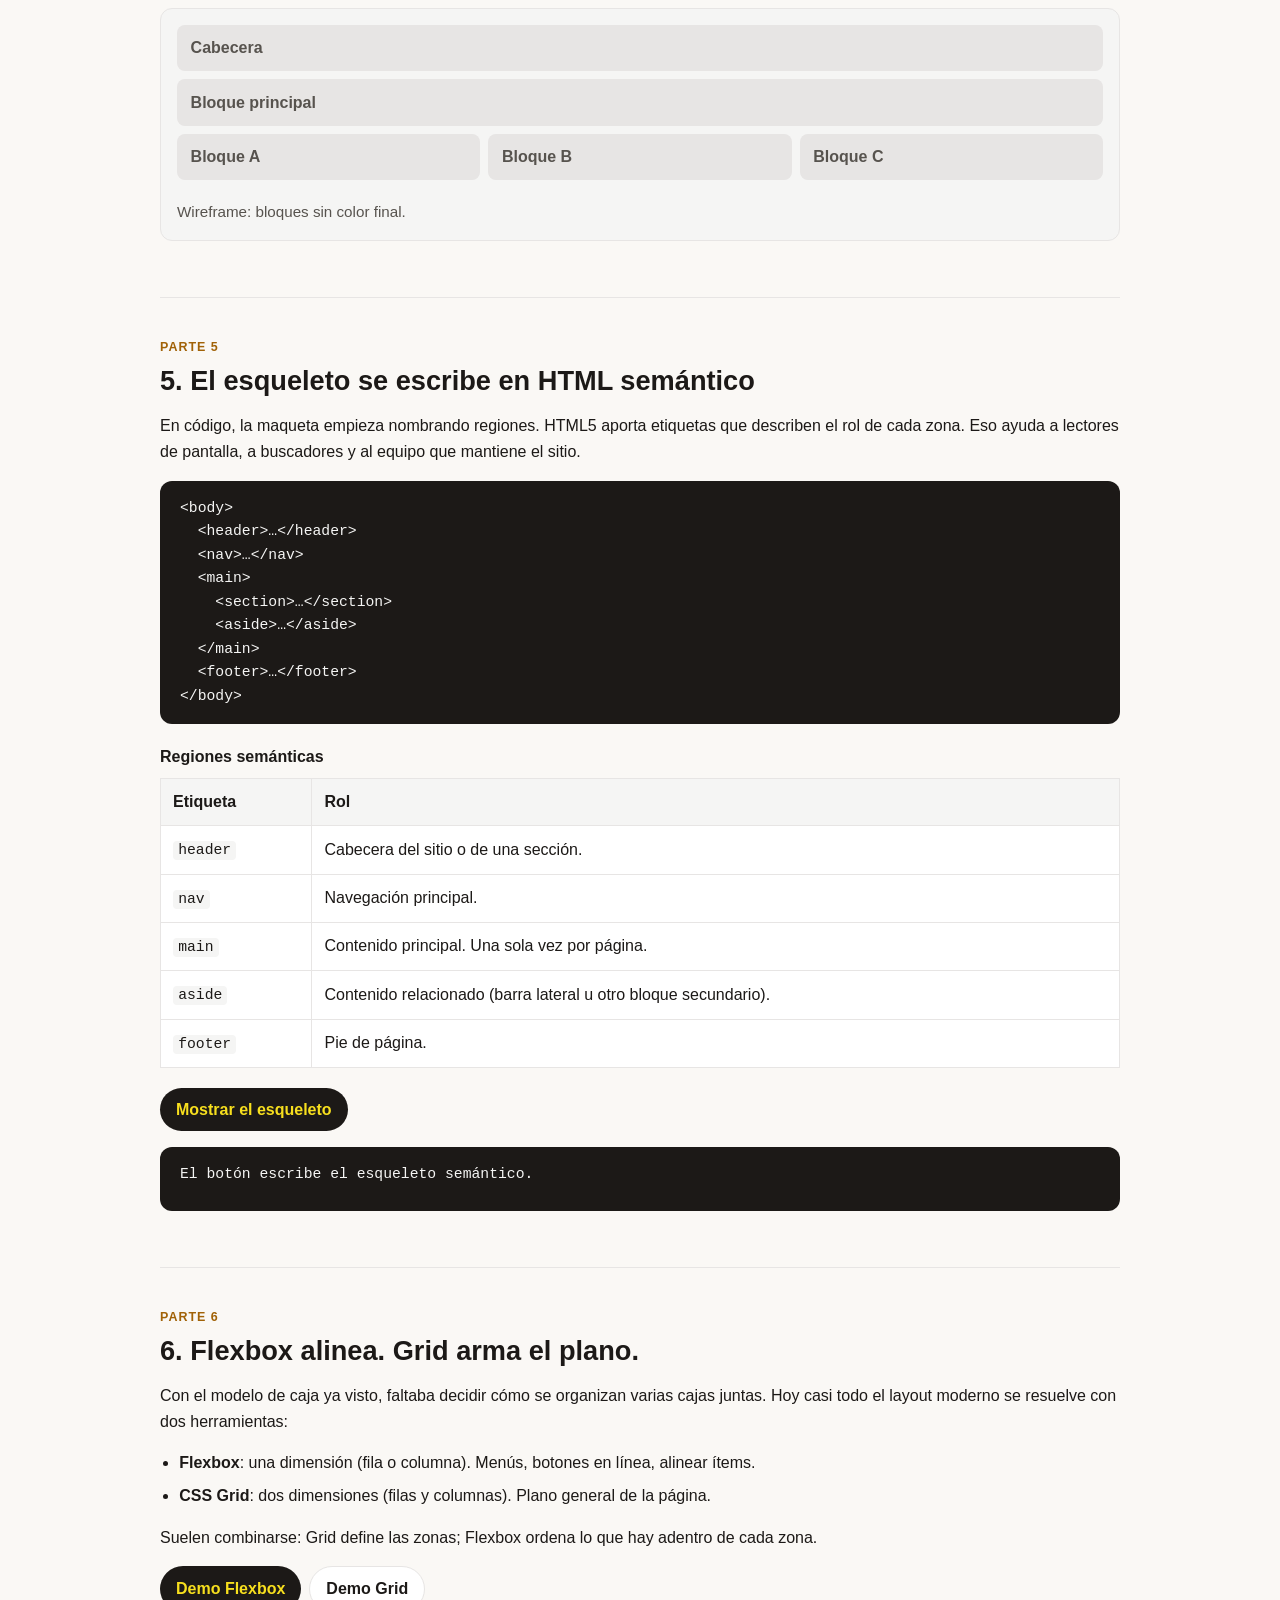
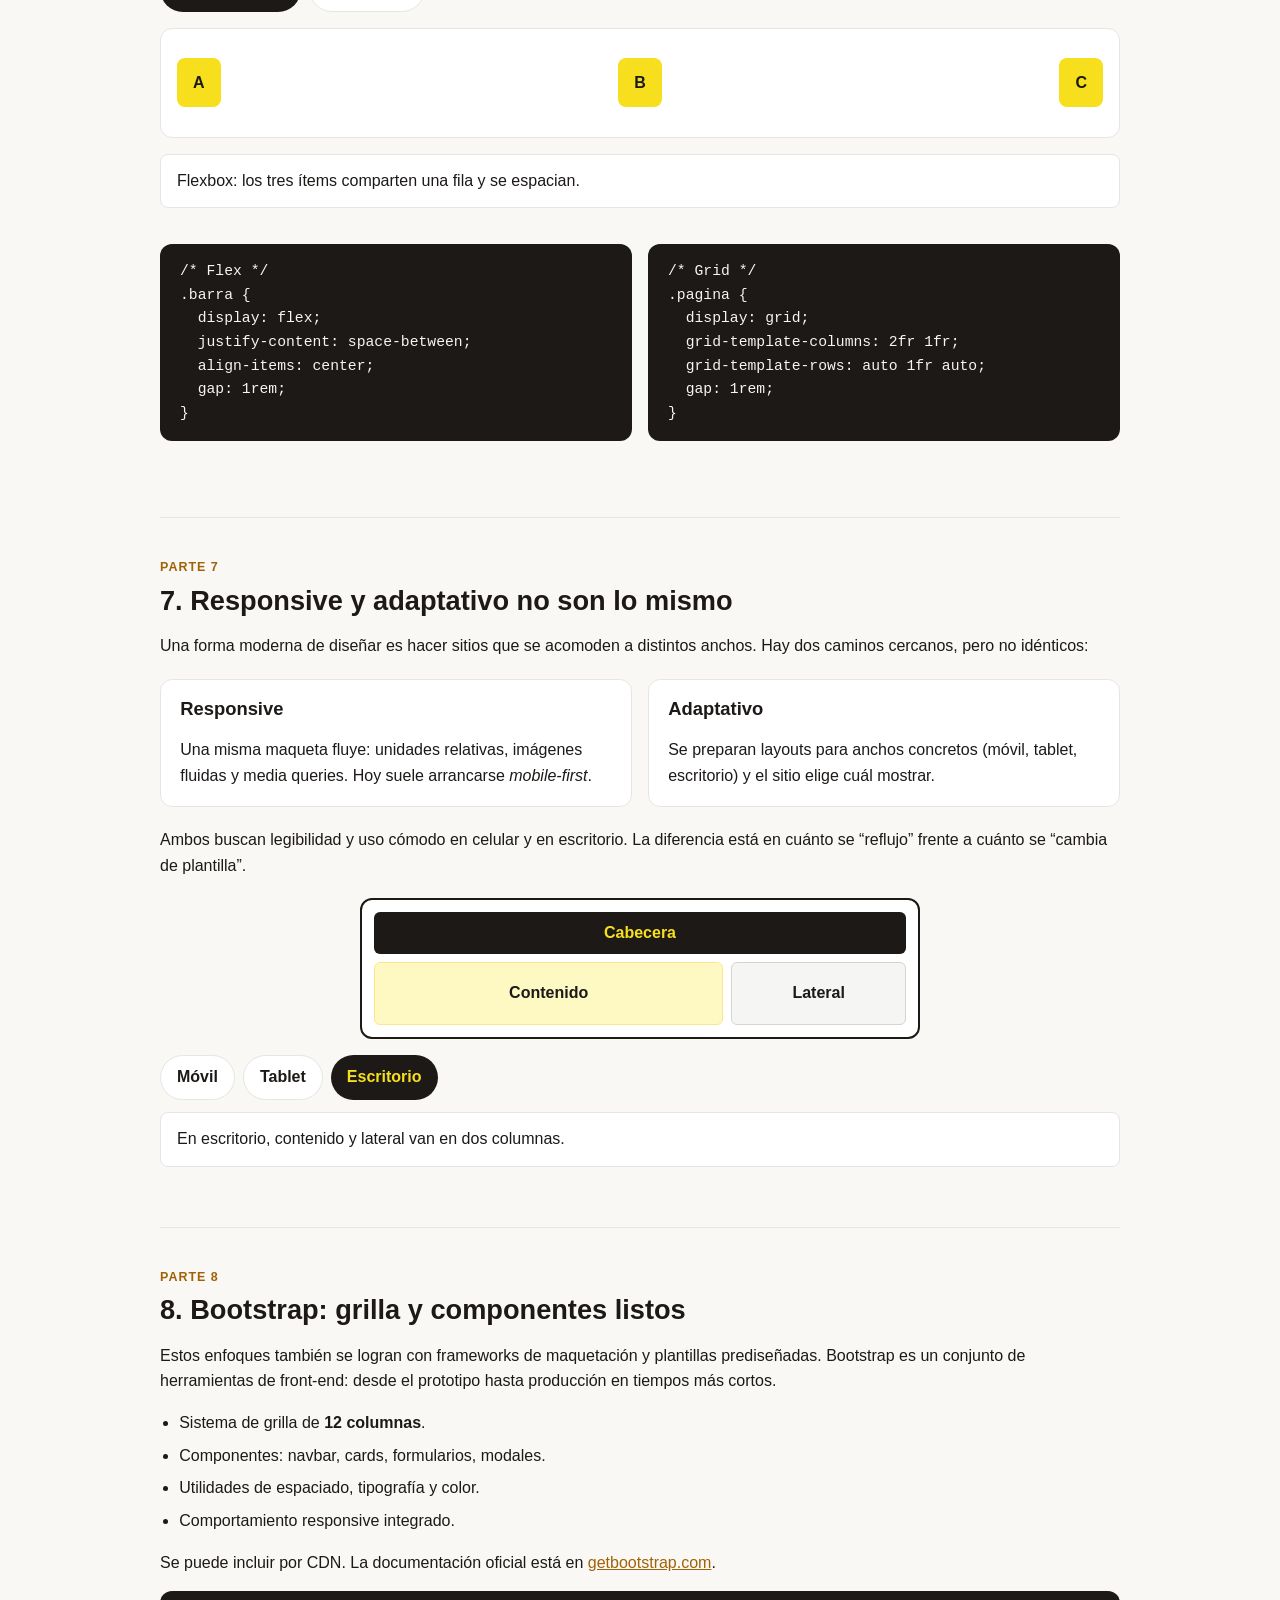
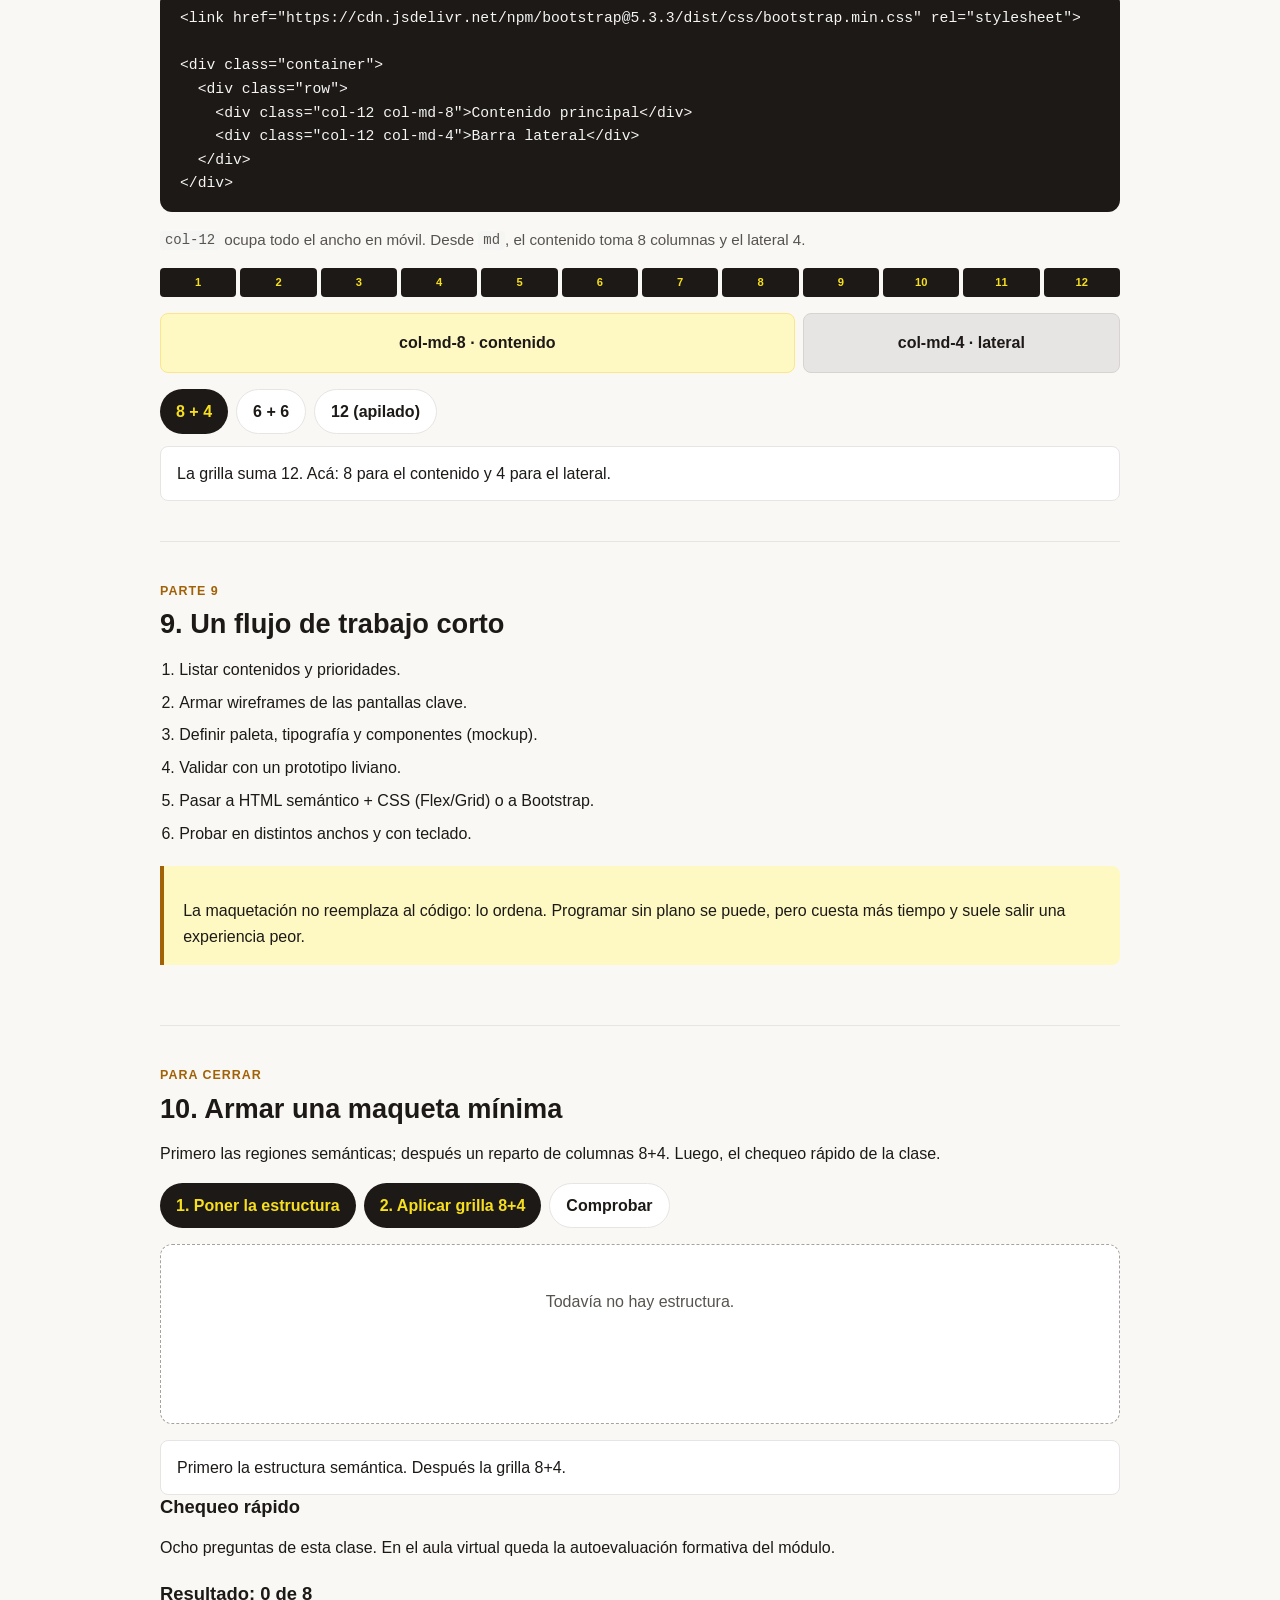
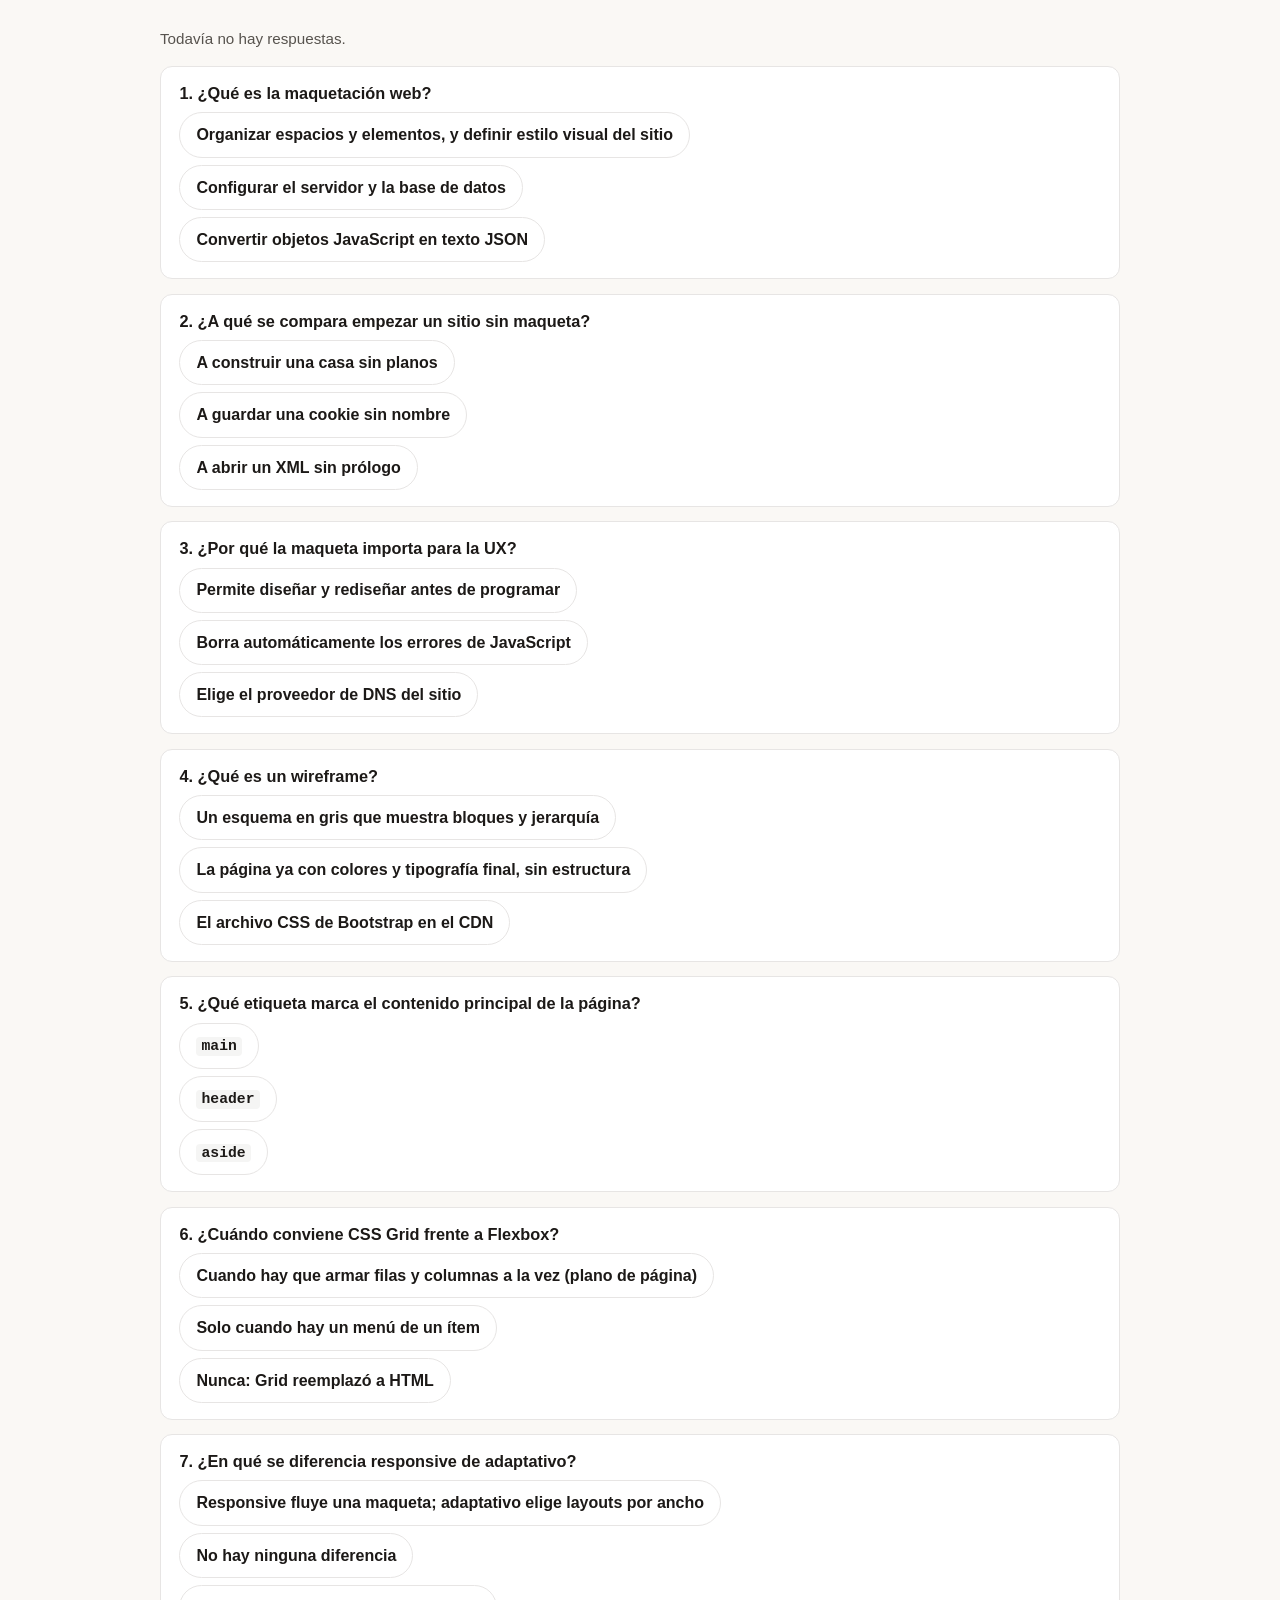
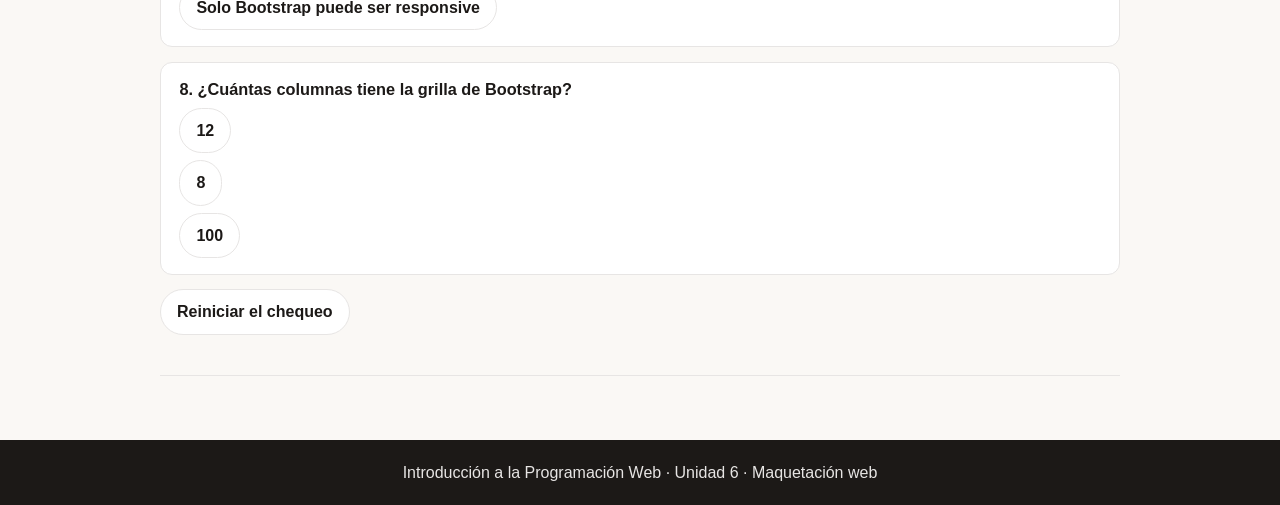
<file: Unidad 6/index.html>
<!DOCTYPE html>
<html lang="es">
<head>
    <meta charset="UTF-8">
    <meta name="viewport" content="width=device-width, initial-scale=1.0">
    <title>Unidad 6 — Maquetación web</title>
    <link rel="stylesheet" href="styles.css">
</head>
<body>
    <header class="site-header">
        <div class="header-bar">
            <p class="eyebrow">Introducción a la Programación Web · Unidad 6</p>
            <h1>Maquetación web: el plano antes del código</h1>
            <p class="header-lead">
                Antes de programar un sitio hay que decidir cómo se organizan los espacios y los elementos.
                Esa decisión es la maqueta.
            </p>
        </div>
        <nav class="site-nav" aria-label="Secciones de la clase">
            <a href="#objetivos">Objetivos</a>
            <a href="#que-es">Qué es</a>
            <a href="#por-que">Por qué</a>
            <a href="#ux">UX</a>
            <a href="#entregables">Entregables</a>
            <a href="#semantico">Semántica</a>
            <a href="#layout">Flex y Grid</a>
            <a href="#responsive">Adaptativo</a>
            <a href="#bootstrap">Bootstrap</a>
            <a href="#flujo">Flujo</a>
            <a href="#practica">Práctica</a>
        </nav>
    </header>

    <main>
        <section id="objetivos" class="section">
            <p class="kicker">Antes de empezar</p>
            <h2>Objetivos</h2>
            <p>Al terminar, deberían poder:</p>
            <ul class="objective-list">
                <li>Explicar qué es la maquetación web y qué decide (espacios, menús, tipografía, color).</li>
                <li>Justificar por qué conviene maquetar antes de programar.</li>
                <li>Relacionar la maqueta con la experiencia de usuario (UX) y con el trabajo diseño–desarrollo.</li>
                <li>Distinguir wireframe, mockup y prototipo.</li>
                <li>Nombrar las regiones semánticas de una página HTML.</li>
                <li>Elegir Flexbox o Grid según el problema de layout.</li>
                <li>Diferenciar diseño responsive y adaptativo.</li>
                <li>Incluir Bootstrap por CDN y armar una fila de 12 columnas.</li>
            </ul>
        </section>

        <section id="que-es" class="section">
            <p class="kicker">Parte 1</p>
            <h2>1. Maquetar es organizar el espacio</h2>
            <p>
                La maquetación web es la etapa en la que se estructuran, organizan y distribuyen de manera gráfica
                los espacios y elementos del sitio. Ahí se decide dónde van menús, imágenes, botones, videos,
                enlaces y títulos. Después viene una previsualización de cómo se verá el sitio terminado.
            </p>
            <p>
                En esa misma etapa se eligen paletas de color, tipografías y estilo, para que el diseño cumpla
                los requerimientos y sea funcional. Sin esa decisión, el HTML y el CSS se escriben a ciegas.
            </p>
            <div class="grid-2">
                <article class="card">
                    <h3>Qué se ubica</h3>
                    <p>Logo, navegación, contenido principal, imágenes, formularios, pie de página.</p>
                </article>
                <article class="card">
                    <h3>Qué se define</h3>
                    <p>Jerarquía visual, colores, tipografías, márgenes y prioridades de contenido.</p>
                </article>
            </div>
            <div class="wire-demo" id="wire-demo" aria-label="Esquema genérico de una página">
                <div class="wire-header">header · logo + menú</div>
                <div class="wire-body">
                    <div class="wire-main">main · contenido</div>
                    <div class="wire-aside">aside · lateral</div>
                </div>
                <div class="wire-footer">footer · pie</div>
            </div>
            <p class="hint">Ese dibujo en gris es un wireframe: todavía no hay color ni tipografía final.</p>
        </section>

        <section id="por-que" class="section">
            <p class="kicker">Parte 2</p>
            <h2>2. Sin plano, la casa se construye mal</h2>
            <p>
                Empezar un sitio sin un mapa de cómo debe ser puede ser igual de problemático que construir una casa sin planos.
                La maquetación previa organiza los elementos y permite ver cómo quedará el sitio una vez publicado.
            </p>
            <p>
                Así se conoce cada pieza que el sitio realmente necesita y se diseña pensando en la organización
                y, sobre todo, en la persona que lo va a usar. Es la etapa en la que se puede definir un estilo propio.
            </p>
            <div class="table-wrap">
                <table>
                    <caption>Con maqueta y sin maqueta</caption>
                    <thead>
                        <tr>
                            <th>Con maqueta</th>
                            <th>Sin maqueta</th>
                        </tr>
                    </thead>
                    <tbody>
                        <tr>
                            <td>Se discute la estructura antes de escribir CSS.</td>
                            <td>Se reescribe el HTML cada vez que alguien cambia de idea.</td>
                        </tr>
                        <tr>
                            <td>Diseño y desarrollo hablan el mismo plano.</td>
                            <td>Cada área imagina una página distinta.</td>
                        </tr>
                        <tr>
                            <td>Se corta lo que no aporta a la experiencia.</td>
                            <td>Se suman bloques sin criterio claro.</td>
                        </tr>
                    </tbody>
                </table>
            </div>
            <aside class="callout">
                <p class="callout-title">Para preguntar en clase</p>
                <p>Si cambia un requerimiento del sitio, ¿qué conviene revisar primero: el wireframe o el código?</p>
            </aside>
        </section>

        <section id="ux" class="section">
            <p class="kicker">Parte 3</p>
            <h2>3. La maqueta sirve a la UX</h2>
            <p>
                La experiencia del usuario (UX, <em>user experience</em>) es un factor decisivo para que alguien
                se quede en el sitio. La maqueta permite diseñar y rediseñar cuantas veces haga falta antes de
                invertir horas de programación.
            </p>
            <p>
                También mejora el flujo entre diseño y software: menos idas y vueltas, menos tiempo perdido
                en codificar una disposición que después se descarta.
            </p>
            <div class="grid-3">
                <article class="card">
                    <h3>UX</h3>
                    <p>Cómo se siente el recorrido: ¿se encuentra lo buscado? ¿los pasos son claros?</p>
                </article>
                <article class="card">
                    <h3>UI</h3>
                    <p>Cómo se ve: botones, tipografía, colores e iconos.</p>
                </article>
                <article class="card">
                    <h3>Maqueta</h3>
                    <p>Une las dos: fija la disposición (UX) y anticipa el estilo (UI).</p>
                </article>
            </div>
            <aside class="callout callout-ok">
                <p>
                    Accesibilidad también se decide acá: contraste, tamaño de zona clicable y orden del HTML
                    alineado con el orden visual. No es un parche al final.
                </p>
            </aside>
        </section>

        <section id="entregables" class="section">
            <p class="kicker">Parte 4</p>
            <h2>4. Wireframe, mockup y prototipo</h2>
            <p>
                Tres entregables distintos. Mezclarlos genera discusiones confusas: alguien discute el color
                cuando todavía no está definida la estructura.
            </p>
            <div class="grid-3">
                <article class="card" id="card-wire">
                    <p class="role role-html">1</p>
                    <h3>Wireframe</h3>
                    <p>Esquema en gris. Solo bloques y jerarquía. Barato de cambiar.</p>
                </article>
                <article class="card" id="card-mock">
                    <p class="role role-css">2</p>
                    <h3>Mockup</h3>
                    <p>Ya tiene color, tipografía e imágenes. Se parece a la página, sin clics reales.</p>
                </article>
                <article class="card" id="card-proto">
                    <p class="role role-js">3</p>
                    <h3>Prototipo</h3>
                    <p>Versión navegable para probar el recorrido del usuario.</p>
                </article>
            </div>
            <div class="btn-row">
                <button type="button" class="btn" data-etapa="wire">Ver wireframe</button>
                <button type="button" class="btn btn-light" data-etapa="mock">Ver mockup</button>
                <button type="button" class="btn btn-light" data-etapa="proto">Ver prototipo</button>
            </div>
            <div class="preview-stage" id="preview-stage" data-mode="wire">
                <div class="preview-bar">Cabecera</div>
                <div class="preview-hero">Bloque principal</div>
                <div class="preview-row">
                    <div class="preview-card">Bloque A</div>
                    <div class="preview-card">Bloque B</div>
                    <div class="preview-card">Bloque C</div>
                </div>
                <p class="preview-label" id="preview-label">Wireframe: bloques sin color final.</p>
            </div>
        </section>

        <section id="semantico" class="section">
            <p class="kicker">Parte 5</p>
            <h2>5. El esqueleto se escribe en HTML semántico</h2>
            <p>
                En código, la maqueta empieza nombrando regiones. HTML5 aporta etiquetas que describen el rol
                de cada zona. Eso ayuda a lectores de pantalla, a buscadores y al equipo que mantiene el sitio.
            </p>
            <pre><code>&lt;body&gt;
  &lt;header&gt;…&lt;/header&gt;
  &lt;nav&gt;…&lt;/nav&gt;
  &lt;main&gt;
    &lt;section&gt;…&lt;/section&gt;
    &lt;aside&gt;…&lt;/aside&gt;
  &lt;/main&gt;
  &lt;footer&gt;…&lt;/footer&gt;
&lt;/body&gt;</code></pre>
            <div class="table-wrap">
                <table>
                    <caption>Regiones semánticas</caption>
                    <thead>
                        <tr>
                            <th>Etiqueta</th>
                            <th>Rol</th>
                        </tr>
                    </thead>
                    <tbody>
                        <tr>
                            <td><code>header</code></td>
                            <td>Cabecera del sitio o de una sección.</td>
                        </tr>
                        <tr>
                            <td><code>nav</code></td>
                            <td>Navegación principal.</td>
                        </tr>
                        <tr>
                            <td><code>main</code></td>
                            <td>Contenido principal. Una sola vez por página.</td>
                        </tr>
                        <tr>
                            <td><code>aside</code></td>
                            <td>Contenido relacionado (barra lateral u otro bloque secundario).</td>
                        </tr>
                        <tr>
                            <td><code>footer</code></td>
                            <td>Pie de página.</td>
                        </tr>
                    </tbody>
                </table>
            </div>
            <button type="button" class="btn" id="btn-semantico">Mostrar el esqueleto</button>
            <pre id="salida-semantico" class="compact-pre" aria-live="polite">El botón escribe el esqueleto semántico.</pre>
        </section>

        <section id="layout" class="section">
            <p class="kicker">Parte 6</p>
            <h2>6. Flexbox alinea. Grid arma el plano.</h2>
            <p>
                Con el modelo de caja ya visto, faltaba decidir cómo se organizan varias cajas juntas.
                Hoy casi todo el layout moderno se resuelve con dos herramientas:
            </p>
            <ul class="steps">
                <li><strong>Flexbox</strong>: una dimensión (fila o columna). Menús, botones en línea, alinear ítems.</li>
                <li><strong>CSS Grid</strong>: dos dimensiones (filas y columnas). Plano general de la página.</li>
            </ul>
            <p>Suelen combinarse: Grid define las zonas; Flexbox ordena lo que hay adentro de cada zona.</p>
            <div class="btn-row">
                <button type="button" class="btn" id="btn-flex">Demo Flexbox</button>
                <button type="button" class="btn btn-light" id="btn-grid">Demo Grid</button>
            </div>
            <div class="layout-lab" id="layout-lab" data-mode="flex">
                <div class="lab-item">A</div>
                <div class="lab-item">B</div>
                <div class="lab-item">C</div>
            </div>
            <p class="salida" id="salida-layout" aria-live="polite">Flexbox: los tres ítems comparten una fila y se espacian.</p>
            <div class="grid-2">
                <pre><code>/* Flex */
.barra {
  display: flex;
  justify-content: space-between;
  align-items: center;
  gap: 1rem;
}</code></pre>
                <pre><code>/* Grid */
.pagina {
  display: grid;
  grid-template-columns: 2fr 1fr;
  grid-template-rows: auto 1fr auto;
  gap: 1rem;
}</code></pre>
            </div>
        </section>

        <section id="responsive" class="section">
            <p class="kicker">Parte 7</p>
            <h2>7. Responsive y adaptativo no son lo mismo</h2>
            <p>
                Una forma moderna de diseñar es hacer sitios que se acomoden a distintos anchos.
                Hay dos caminos cercanos, pero no idénticos:
            </p>
            <div class="grid-2">
                <article class="card">
                    <h3>Responsive</h3>
                    <p>
                        Una misma maqueta fluye: unidades relativas, imágenes fluidas y media queries.
                        Hoy suele arrancarse <em>mobile-first</em>.
                    </p>
                </article>
                <article class="card">
                    <h3>Adaptativo</h3>
                    <p>
                        Se preparan layouts para anchos concretos (móvil, tablet, escritorio)
                        y el sitio elige cuál mostrar.
                    </p>
                </article>
            </div>
            <p>
                Ambos buscan legibilidad y uso cómodo en celular y en escritorio.
                La diferencia está en cuánto se “reflujo” frente a cuánto se “cambia de plantilla”.
            </p>
            <div class="viewport-demo">
                <div class="viewport-frame" id="viewport-frame" data-size="desktop">
                    <div class="viewport-page">
                        <div class="vp-header">Cabecera</div>
                        <div class="vp-cols">
                            <div class="vp-main">Contenido</div>
                            <div class="vp-side">Lateral</div>
                        </div>
                    </div>
                </div>
                <div class="btn-row">
                    <button type="button" class="btn btn-light" data-vp="mobile">Móvil</button>
                    <button type="button" class="btn btn-light" data-vp="tablet">Tablet</button>
                    <button type="button" class="btn" data-vp="desktop">Escritorio</button>
                </div>
                <p class="salida" id="salida-vp" aria-live="polite">En escritorio, contenido y lateral van en dos columnas.</p>
            </div>
        </section>

        <section id="bootstrap" class="section">
            <p class="kicker">Parte 8</p>
            <h2>8. Bootstrap: grilla y componentes listos</h2>
            <p>
                Estos enfoques también se logran con frameworks de maquetación y plantillas prediseñadas.
                Bootstrap es un conjunto de herramientas de front-end: desde el prototipo hasta producción
                en tiempos más cortos.
            </p>
            <ul class="steps">
                <li>Sistema de grilla de <strong>12 columnas</strong>.</li>
                <li>Componentes: navbar, cards, formularios, modales.</li>
                <li>Utilidades de espaciado, tipografía y color.</li>
                <li>Comportamiento responsive integrado.</li>
            </ul>
            <p>
                Se puede incluir por CDN. La documentación oficial está en
                <a href="https://getbootstrap.com/docs/5.3/getting-started/introduction/" target="_blank" rel="noopener noreferrer">getbootstrap.com</a>.
            </p>
            <pre><code>&lt;link href="https://cdn.jsdelivr.net/npm/bootstrap@5.3.3/dist/css/bootstrap.min.css" rel="stylesheet"&gt;

&lt;div class="container"&gt;
  &lt;div class="row"&gt;
    &lt;div class="col-12 col-md-8"&gt;Contenido principal&lt;/div&gt;
    &lt;div class="col-12 col-md-4"&gt;Barra lateral&lt;/div&gt;
  &lt;/div&gt;
&lt;/div&gt;</code></pre>
            <p class="hint">
                <code>col-12</code> ocupa todo el ancho en móvil. Desde <code>md</code>, el contenido toma 8 columnas y el lateral 4.
            </p>
            <div class="bs-grid" aria-label="Grilla de 12 columnas">
                <span>1</span><span>2</span><span>3</span><span>4</span><span>5</span><span>6</span>
                <span>7</span><span>8</span><span>9</span><span>10</span><span>11</span><span>12</span>
            </div>
            <div class="bs-row-demo" id="bs-row-demo">
                <div class="bs-main" id="bs-main">col-md-8 · contenido</div>
                <div class="bs-side" id="bs-side">col-md-4 · lateral</div>
            </div>
            <div class="btn-row">
                <button type="button" class="btn" id="btn-bs-8-4">8 + 4</button>
                <button type="button" class="btn btn-light" id="btn-bs-6-6">6 + 6</button>
                <button type="button" class="btn btn-light" id="btn-bs-12">12 (apilado)</button>
            </div>
            <p class="salida" id="salida-bs" aria-live="polite">La grilla suma 12. Acá: 8 para el contenido y 4 para el lateral.</p>
        </section>

        <section id="flujo" class="section">
            <p class="kicker">Parte 9</p>
            <h2>9. Un flujo de trabajo corto</h2>
            <ol class="steps">
                <li>Listar contenidos y prioridades.</li>
                <li>Armar wireframes de las pantallas clave.</li>
                <li>Definir paleta, tipografía y componentes (mockup).</li>
                <li>Validar con un prototipo liviano.</li>
                <li>Pasar a HTML semántico + CSS (Flex/Grid) o a Bootstrap.</li>
                <li>Probar en distintos anchos y con teclado.</li>
            </ol>
            <aside class="callout">
                <p>
                    La maquetación no reemplaza al código: lo ordena. Programar sin plano se puede,
                    pero cuesta más tiempo y suele salir una experiencia peor.
                </p>
            </aside>
        </section>

        <section id="practica" class="section">
            <p class="kicker">Para cerrar</p>
            <h2>10. Armar una maqueta mínima</h2>
            <p>
                Primero las regiones semánticas; después un reparto de columnas 8+4.
                Luego, el chequeo rápido de la clase.
            </p>
            <div class="btn-row">
                <button type="button" class="btn" id="btn-prac-estructura">1. Poner la estructura</button>
                <button type="button" class="btn" id="btn-prac-grilla">2. Aplicar grilla 8+4</button>
                <button type="button" class="btn btn-light" id="btn-prac-comprobar">Comprobar</button>
            </div>
            <div class="prac-board" id="prac-board" data-estructura="no" data-grilla="no">
                <p class="prac-placeholder" id="prac-placeholder">Todavía no hay estructura.</p>
            </div>
            <p class="salida" id="salida-practica" aria-live="polite">Primero la estructura semántica. Después la grilla 8+4.</p>

            <h3>Chequeo rápido</h3>
            <p>Ocho preguntas de esta clase. En el aula virtual queda la autoevaluación formativa del módulo.</p>
            <p class="score">Resultado: <span id="puntaje">0 de 8</span></p>
            <p class="hint" id="puntaje-detalle">Todavía no hay respuestas.</p>

            <article class="quiz-item" data-answer="espacios" data-ok="Sí. La maquetación organiza espacios y elementos, y anticipa colores y tipografías." data-bad="Maquetar es estructurar y distribuir los espacios del sitio, y definir estilo visual antes de programar.">
                <h3>1. ¿Qué es la maquetación web?</h3>
                <div class="quiz-options">
                    <button type="button" class="btn btn-light" data-value="espacios">Organizar espacios y elementos, y definir estilo visual del sitio</button>
                    <button type="button" class="btn btn-light" data-value="servidor">Configurar el servidor y la base de datos</button>
                    <button type="button" class="btn btn-light" data-value="json">Convertir objetos JavaScript en texto JSON</button>
                </div>
                <p class="feedback" hidden></p>
            </article>

            <article class="quiz-item" data-answer="planos" data-ok="Sí. Sin maqueta se construye a ciegas, como una casa sin planos." data-bad="La comparación del material es construir una casa sin planos: falta el mapa antes de programar.">
                <h3>2. ¿A qué se compara empezar un sitio sin maqueta?</h3>
                <div class="quiz-options">
                    <button type="button" class="btn btn-light" data-value="planos">A construir una casa sin planos</button>
                    <button type="button" class="btn btn-light" data-value="cookie">A guardar una cookie sin nombre</button>
                    <button type="button" class="btn btn-light" data-value="xml">A abrir un XML sin prólogo</button>
                </div>
                <p class="feedback" hidden></p>
            </article>

            <article class="quiz-item" data-answer="redisenar" data-ok="Sí. La maqueta permite iterar la experiencia antes de invertir horas de código." data-bad="La maqueta importa para UX porque se puede diseñar y rediseñar antes de programar en serio.">
                <h3>3. ¿Por qué la maqueta importa para la UX?</h3>
                <div class="quiz-options">
                    <button type="button" class="btn btn-light" data-value="redisenar">Permite diseñar y rediseñar antes de programar</button>
                    <button type="button" class="btn btn-light" data-value="borra">Borra automáticamente los errores de JavaScript</button>
                    <button type="button" class="btn btn-light" data-value="dns">Elige el proveedor de DNS del sitio</button>
                </div>
                <p class="feedback" hidden></p>
            </article>

            <article class="quiz-item" data-answer="wire" data-ok="Sí. El wireframe es el esquema en gris: estructura sin estilo final." data-bad="Wireframe = esquema estructural. Mockup = visual. Prototipo = navegable.">
                <h3>4. ¿Qué es un wireframe?</h3>
                <div class="quiz-options">
                    <button type="button" class="btn btn-light" data-value="wire">Un esquema en gris que muestra bloques y jerarquía</button>
                    <button type="button" class="btn btn-light" data-value="mock">La página ya con colores y tipografía final, sin estructura</button>
                    <button type="button" class="btn btn-light" data-value="cdn">El archivo CSS de Bootstrap en el CDN</button>
                </div>
                <p class="feedback" hidden></p>
            </article>

            <article class="quiz-item" data-answer="main" data-ok="Sí. main es el contenido principal y se usa una sola vez por página." data-bad="La región del contenido principal es main. header es la cabecera; aside es contenido relacionado.">
                <h3>5. ¿Qué etiqueta marca el contenido principal de la página?</h3>
                <div class="quiz-options">
                    <button type="button" class="btn btn-light" data-value="main"><code>main</code></button>
                    <button type="button" class="btn btn-light" data-value="header"><code>header</code></button>
                    <button type="button" class="btn btn-light" data-value="aside"><code>aside</code></button>
                </div>
                <p class="feedback" hidden></p>
            </article>

            <article class="quiz-item" data-answer="grid" data-ok="Sí. Grid trabaja filas y columnas a la vez: el plano general. Flexbox es una dimensión." data-bad="Para el plano general (cabecera, contenido, lateral, pie) conviene CSS Grid. Flexbox ordena en una línea.">
                <h3>6. ¿Cuándo conviene CSS Grid frente a Flexbox?</h3>
                <div class="quiz-options">
                    <button type="button" class="btn btn-light" data-value="grid">Cuando hay que armar filas y columnas a la vez (plano de página)</button>
                    <button type="button" class="btn btn-light" data-value="flex">Solo cuando hay un menú de un ítem</button>
                    <button type="button" class="btn btn-light" data-value="nunca">Nunca: Grid reemplazó a HTML</button>
                </div>
                <p class="feedback" hidden></p>
            </article>

            <article class="quiz-item" data-answer="fluye" data-ok="Sí. Responsive hace fluir una misma maqueta; adaptativo prepara layouts por anchos concretos." data-bad="Responsive = una maqueta que fluye. Adaptativo = layouts distintos según el ancho.">
                <h3>7. ¿En qué se diferencia responsive de adaptativo?</h3>
                <div class="quiz-options">
                    <button type="button" class="btn btn-light" data-value="fluye">Responsive fluye una maqueta; adaptativo elige layouts por ancho</button>
                    <button type="button" class="btn btn-light" data-value="igual">No hay ninguna diferencia</button>
                    <button type="button" class="btn btn-light" data-value="solo-boot">Solo Bootstrap puede ser responsive</button>
                </div>
                <p class="feedback" hidden></p>
            </article>

            <article class="quiz-item" data-answer="doce" data-ok="Sí. La grilla de Bootstrap suma 12 columnas. 8+4 o 6+6 son repartos válidos." data-bad="Bootstrap usa una grilla de 12 columnas. Las clases col-* reparte ese total.">
                <h3>8. ¿Cuántas columnas tiene la grilla de Bootstrap?</h3>
                <div class="quiz-options">
                    <button type="button" class="btn btn-light" data-value="doce">12</button>
                    <button type="button" class="btn btn-light" data-value="ocho">8</button>
                    <button type="button" class="btn btn-light" data-value="cien">100</button>
                </div>
                <p class="feedback" hidden></p>
            </article>
            <button type="button" class="btn btn-light" id="btn-reiniciar-quiz">Reiniciar el chequeo</button>
        </section>
    </main>

    <footer class="site-footer">
        <p>Introducción a la Programación Web · Unidad 6 · Maquetación web</p>
    </footer>
    <script src="script.js"></script>
</body>
</html>
</file>
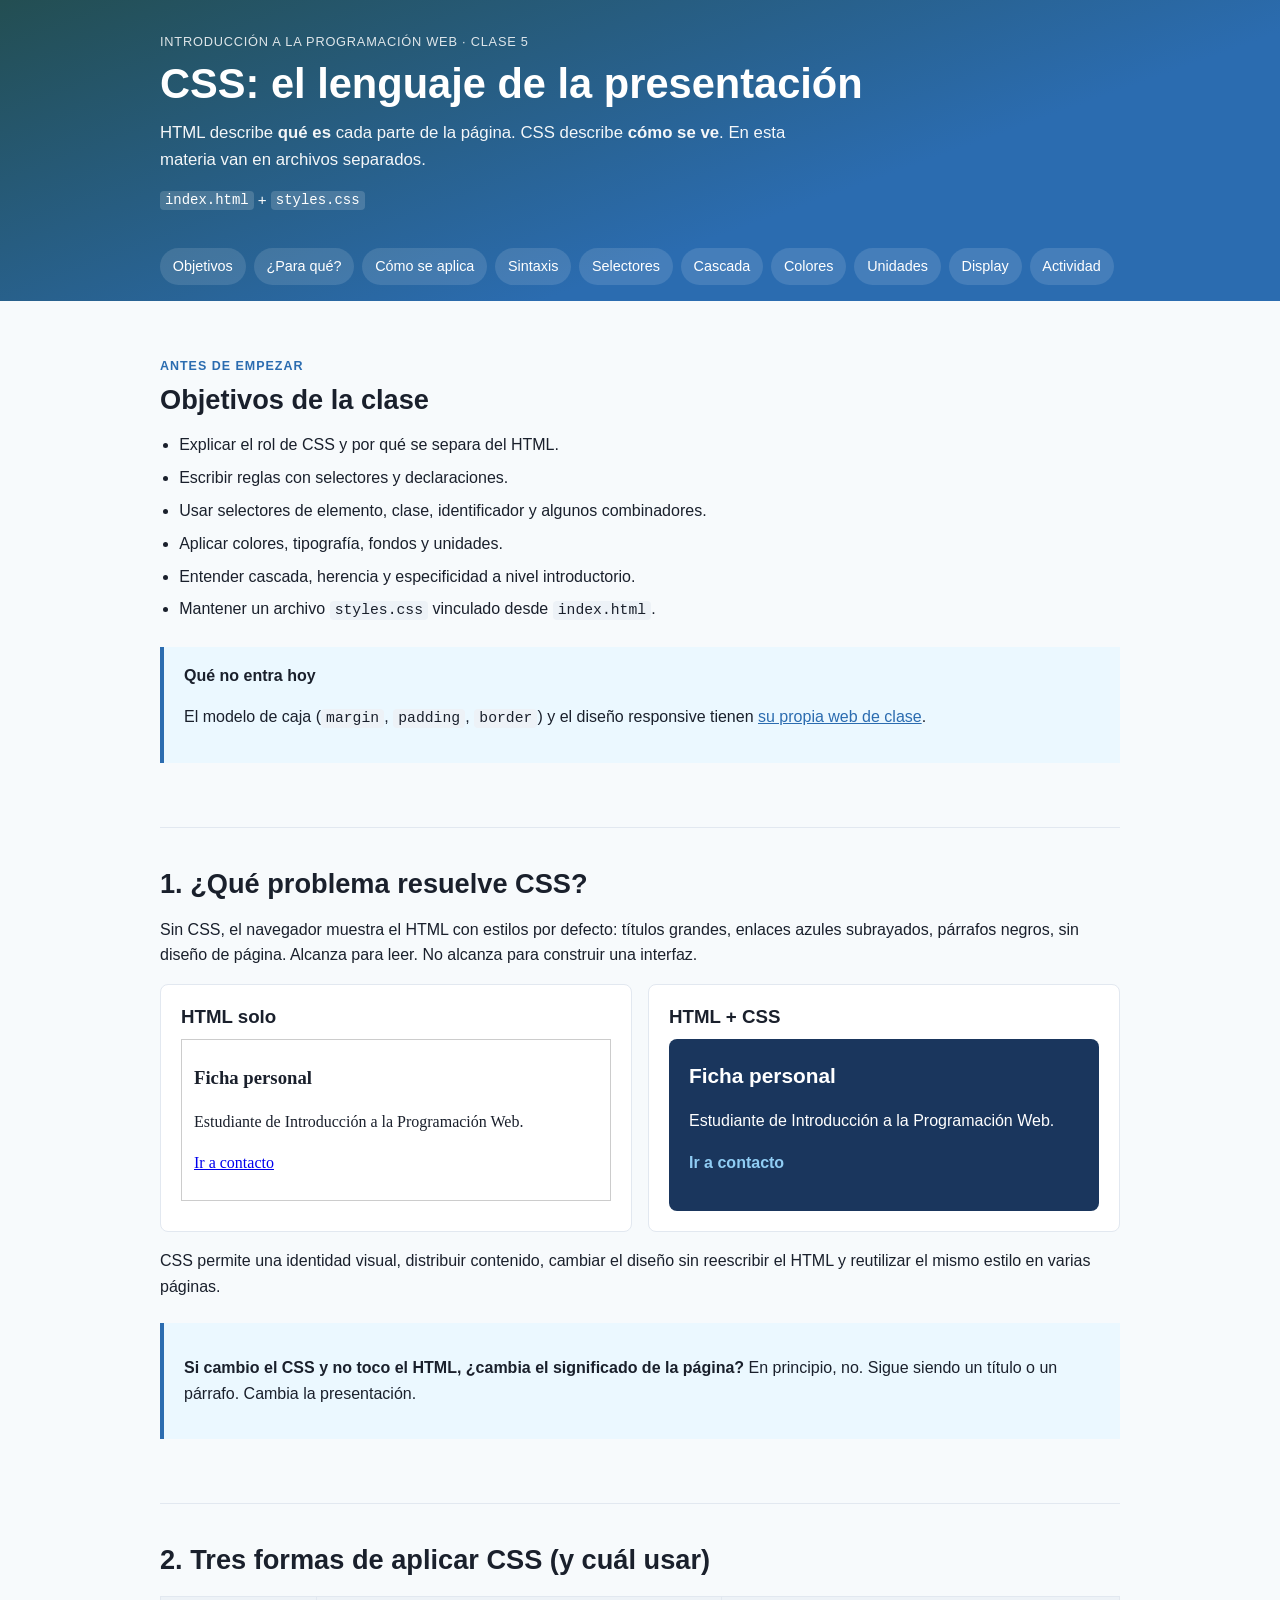
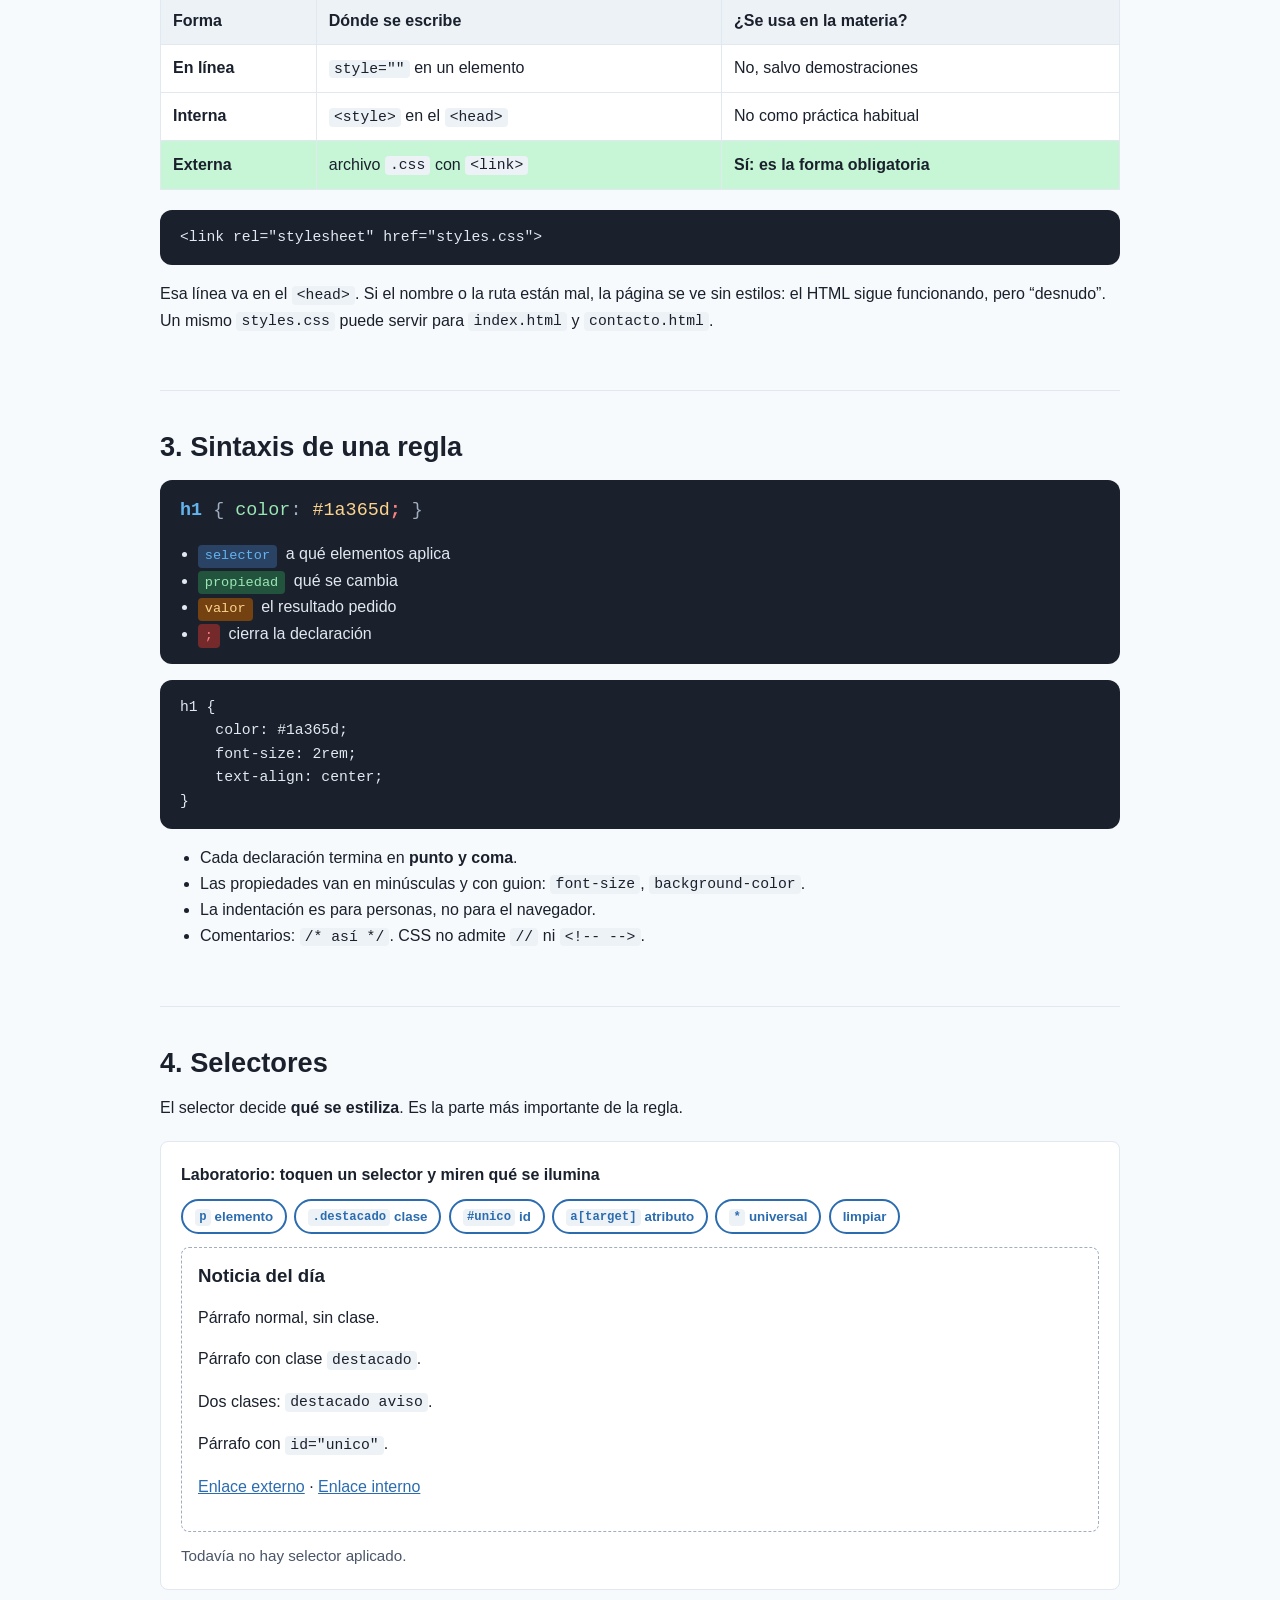
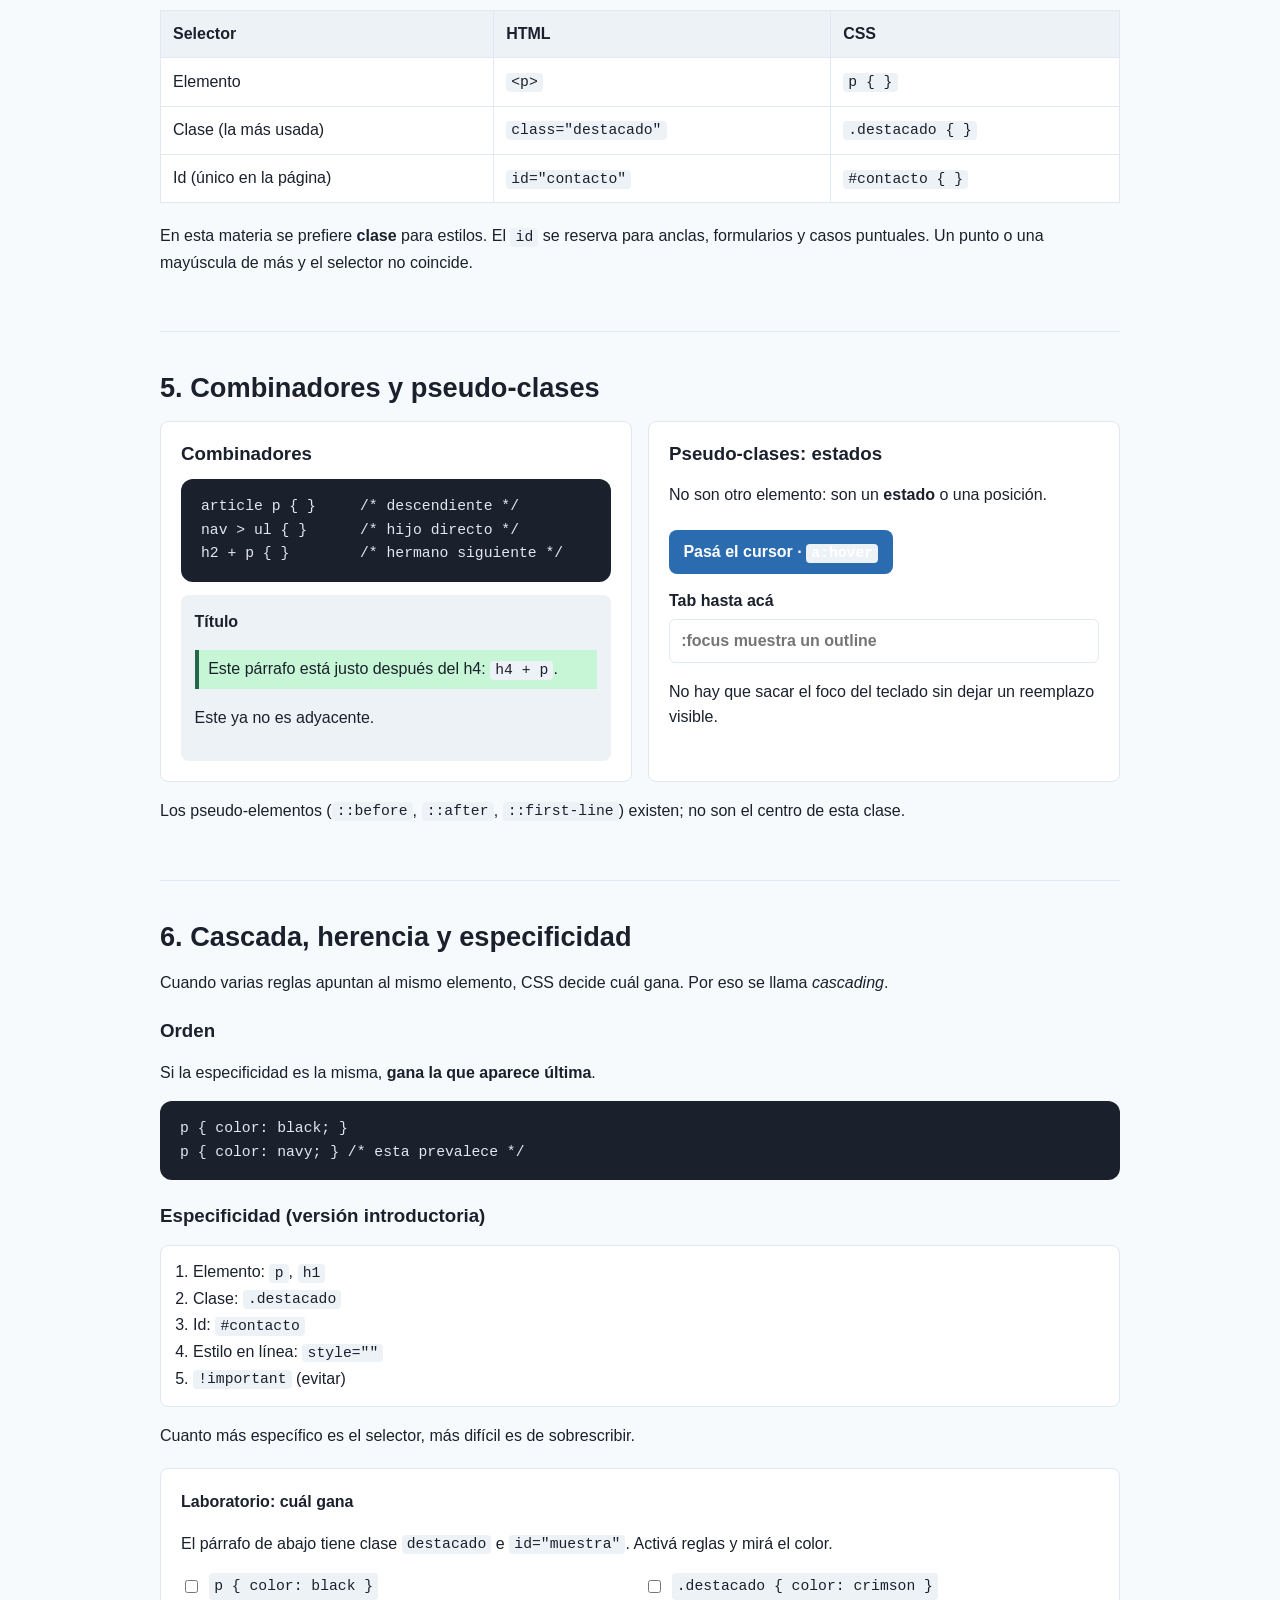
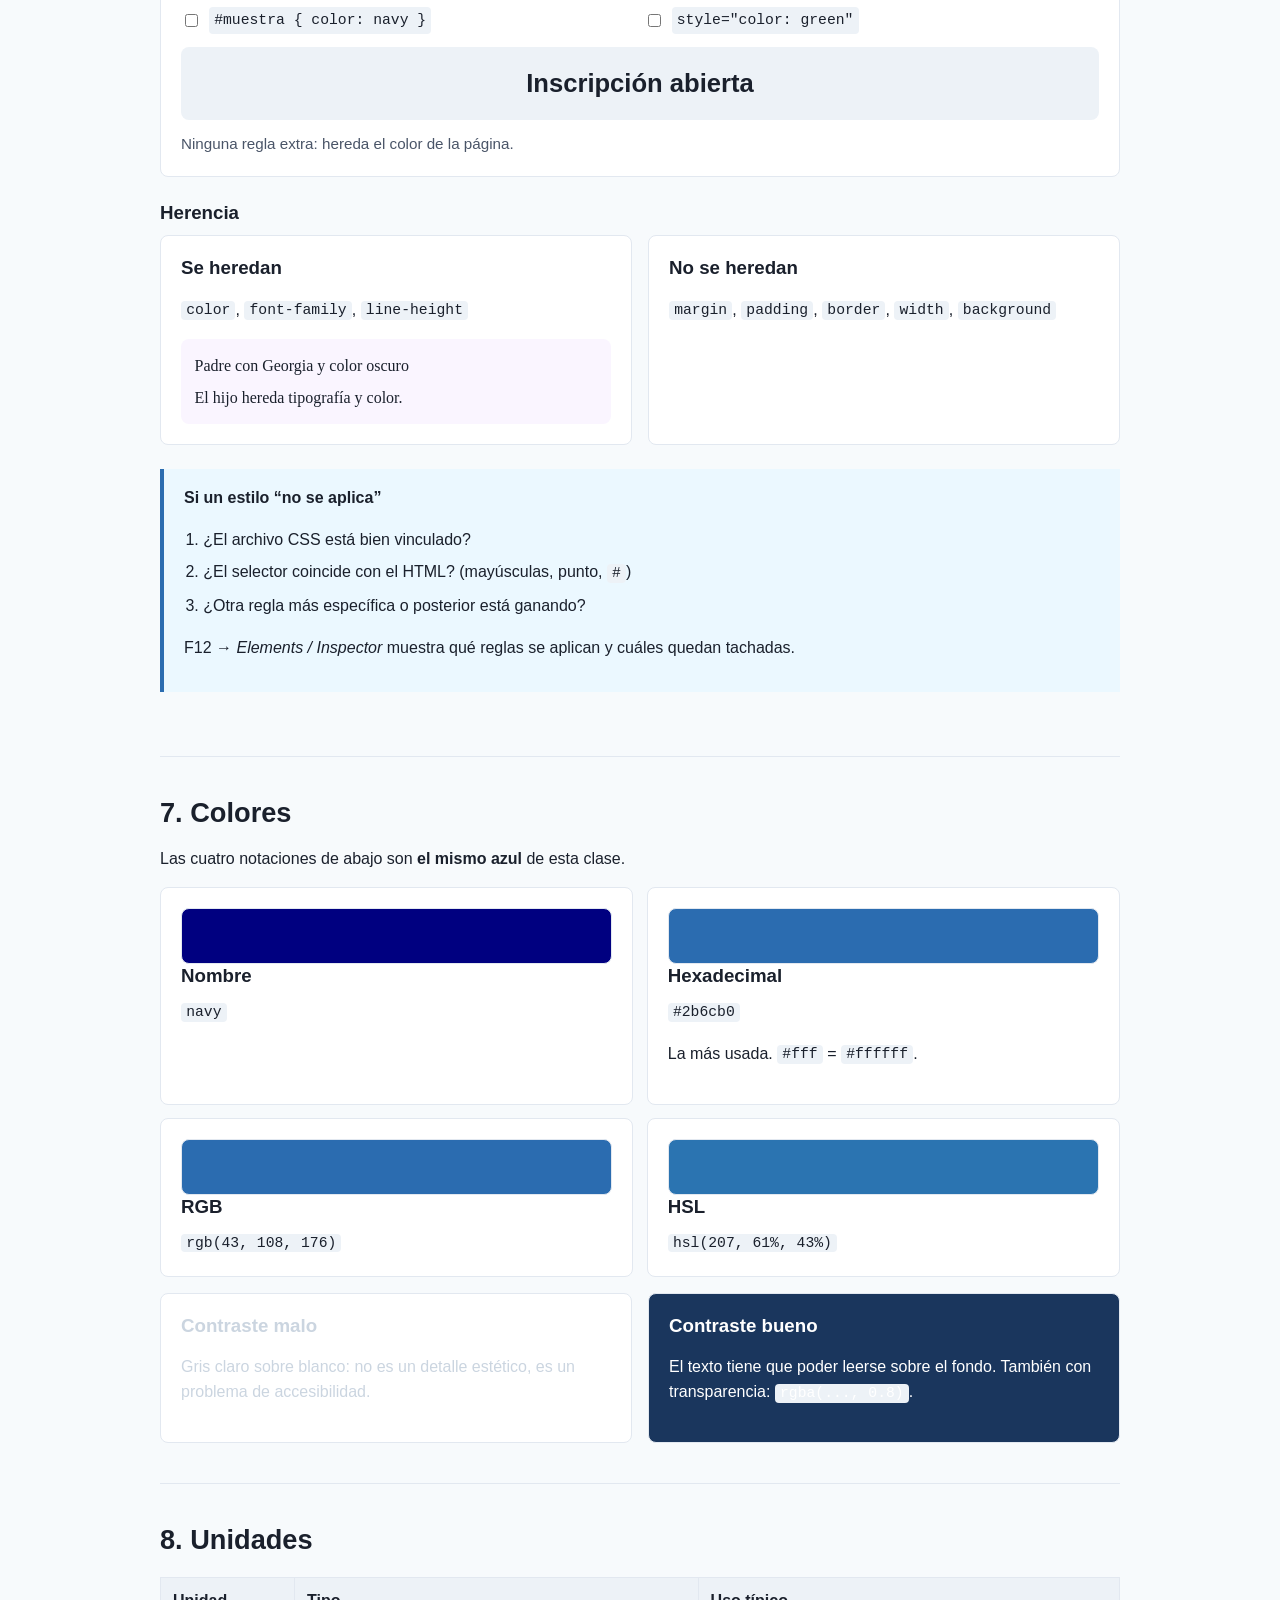
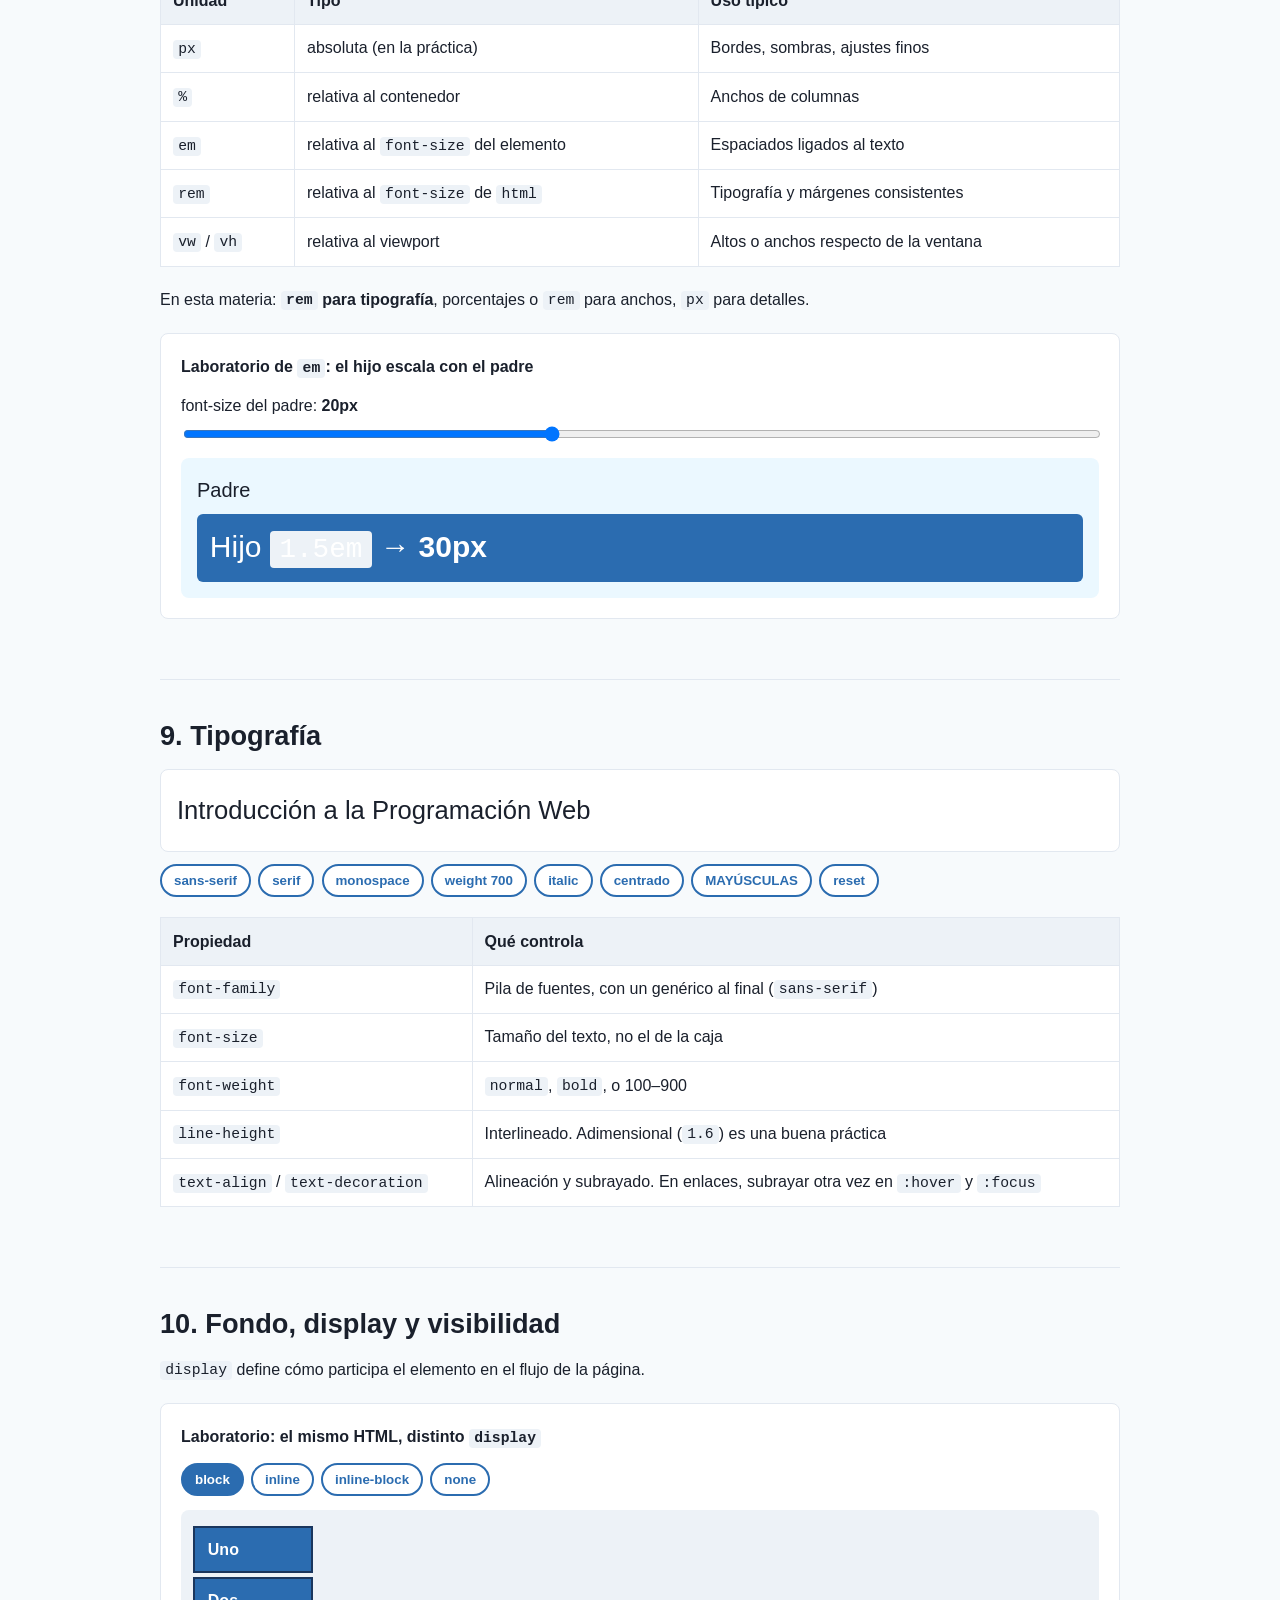
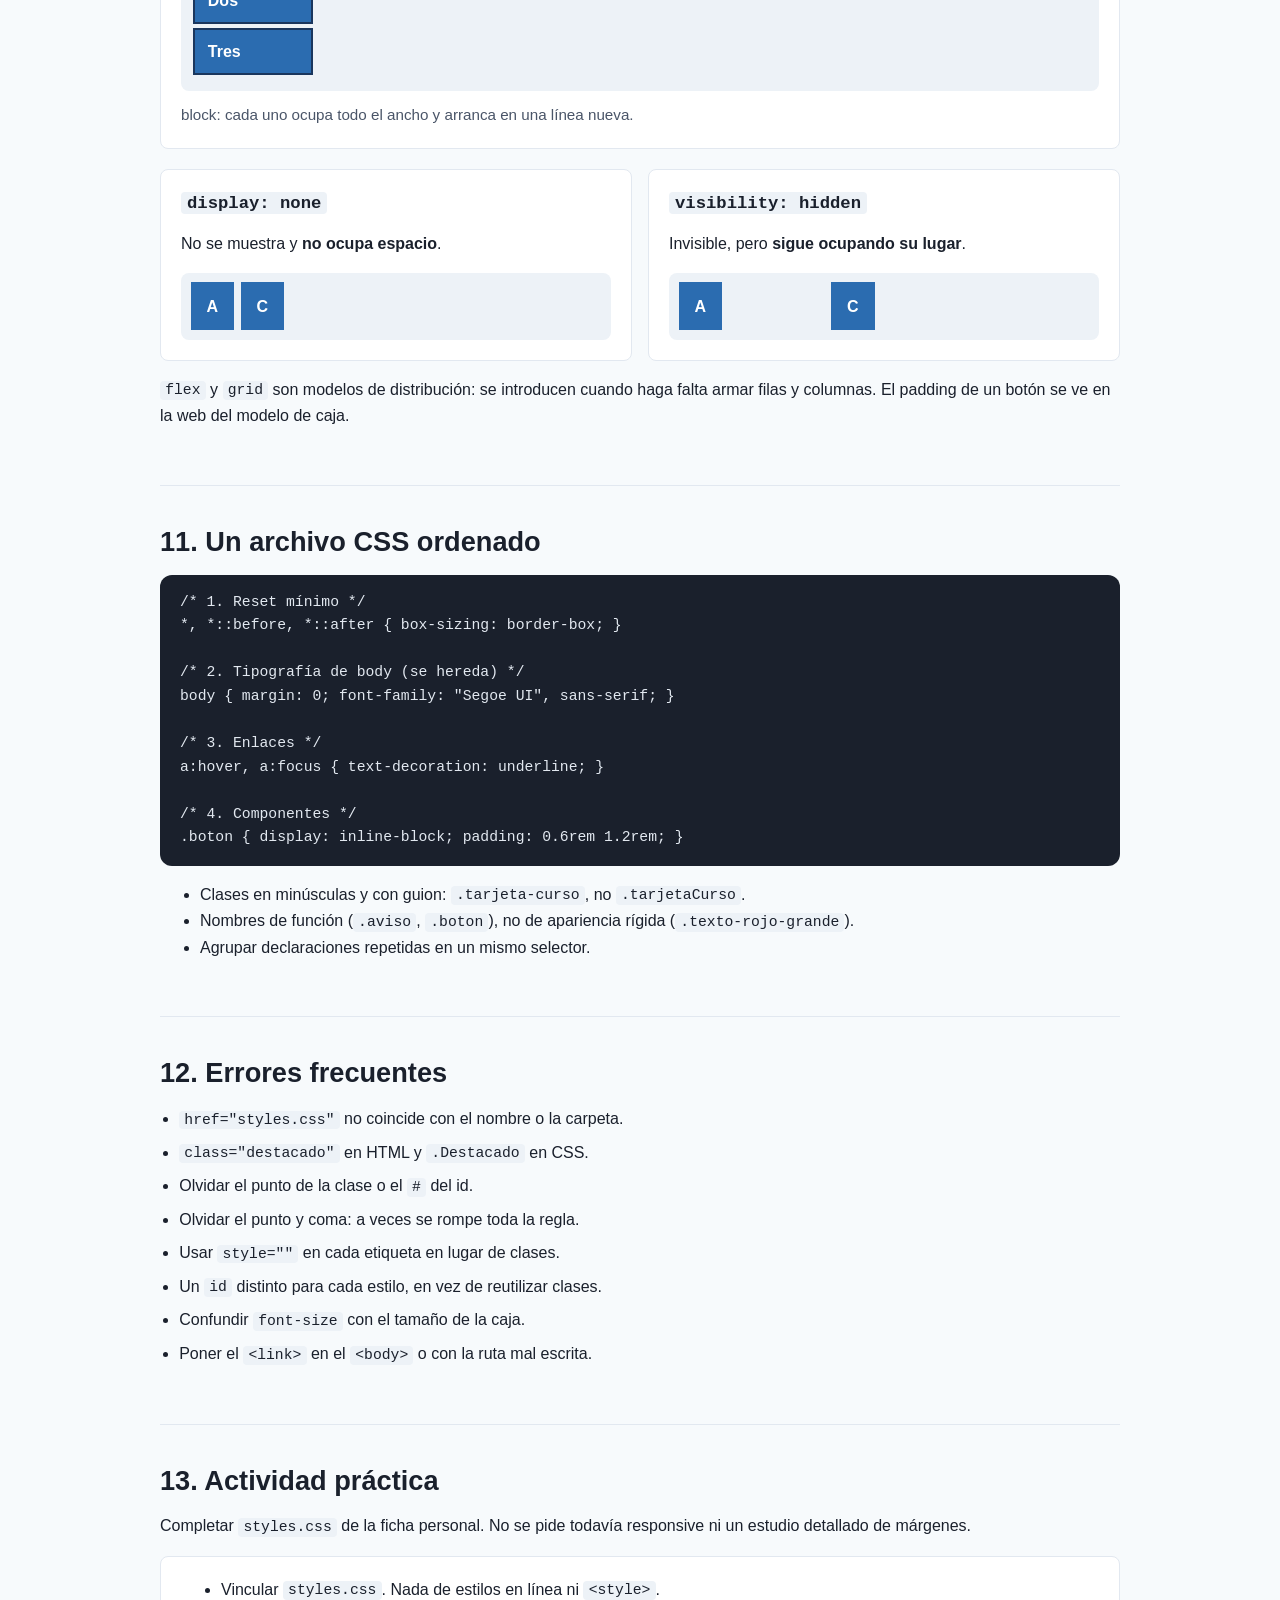
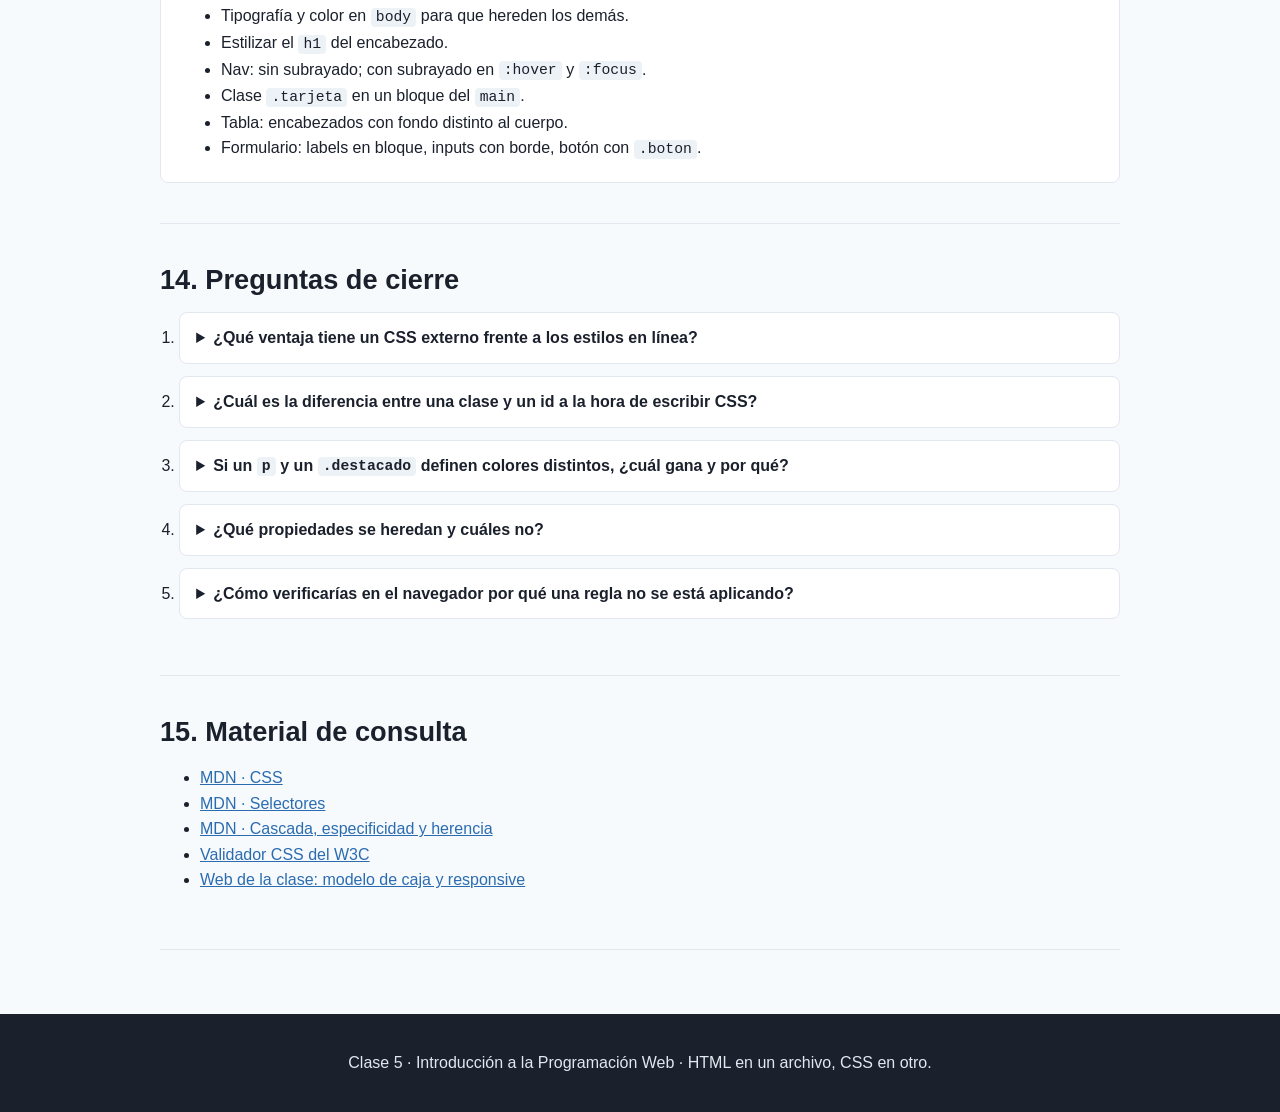
<file: Clase5/web-css/index.html>
<!DOCTYPE html>
<html lang="es">
<head>
    <meta charset="UTF-8">
    <meta name="viewport" content="width=device-width, initial-scale=1.0">
    <title>Clase 5 — CSS: el lenguaje de la presentación</title>
    <link rel="stylesheet" href="styles.css">
</head>
<body>
    <header class="site-header">
        <div class="header-bar">
            <p class="eyebrow">Introducción a la Programación Web · Clase 5</p>
            <h1>CSS: el lenguaje de la presentación</h1>
            <p class="header-lead">
                HTML describe <strong>qué es</strong> cada parte de la página.
                CSS describe <strong>cómo se ve</strong>. En esta materia van en archivos separados.
            </p>
            <p class="header-files"><code>index.html</code> + <code>styles.css</code></p>
        </div>
        <nav class="site-nav" aria-label="Secciones de la clase">
            <a href="#objetivos">Objetivos</a>
            <a href="#problema">¿Para qué?</a>
            <a href="#formas">Cómo se aplica</a>
            <a href="#sintaxis">Sintaxis</a>
            <a href="#selectores">Selectores</a>
            <a href="#cascada">Cascada</a>
            <a href="#colores">Colores</a>
            <a href="#unidades">Unidades</a>
            <a href="#display">Display</a>
            <a href="#actividad">Actividad</a>
        </nav>
    </header>

    <main>
        <section id="objetivos" class="section">
            <p class="kicker">Antes de empezar</p>
            <h2>Objetivos de la clase</h2>
            <ul class="objective-list">
                <li>Explicar el rol de CSS y por qué se separa del HTML.</li>
                <li>Escribir reglas con selectores y declaraciones.</li>
                <li>Usar selectores de elemento, clase, identificador y algunos combinadores.</li>
                <li>Aplicar colores, tipografía, fondos y unidades.</li>
                <li>Entender cascada, herencia y especificidad a nivel introductorio.</li>
                <li>Mantener un archivo <code>styles.css</code> vinculado desde <code>index.html</code>.</li>
            </ul>
            <aside class="callout">
                <p class="callout-title">Qué no entra hoy</p>
                <p>
                    El modelo de caja (<code>margin</code>, <code>padding</code>, <code>border</code>)
                    y el diseño responsive tienen
                    <a href="../web/index.html">su propia web de clase</a>.
                </p>
            </aside>
        </section>

        <section id="problema" class="section">
            <h2>1. ¿Qué problema resuelve CSS?</h2>
            <p>
                Sin CSS, el navegador muestra el HTML con estilos por defecto: títulos grandes,
                enlaces azules subrayados, párrafos negros, sin diseño de página.
                Alcanza para leer. No alcanza para construir una interfaz.
            </p>
            <div class="compare-row">
                <article class="demo-card">
                    <h3>HTML solo</h3>
                    <div class="bare-preview">
                        <h4>Ficha personal</h4>
                        <p>Estudiante de Introducción a la Programación Web.</p>
                        <p><a href="#problema">Ir a contacto</a></p>
                    </div>
                </article>
                <article class="demo-card">
                    <h3>HTML + CSS</h3>
                    <div class="dressed-preview">
                        <h4>Ficha personal</h4>
                        <p>Estudiante de Introducción a la Programación Web.</p>
                        <p><a href="#problema">Ir a contacto</a></p>
                    </div>
                </article>
            </div>
            <p>CSS permite una identidad visual, distribuir contenido, cambiar el diseño sin reescribir el HTML y reutilizar el mismo estilo en varias páginas.</p>
            <aside class="callout">
                <p>
                    <strong>Si cambio el CSS y no toco el HTML, ¿cambia el significado de la página?</strong>
                    En principio, no. Sigue siendo un título o un párrafo. Cambia la presentación.
                </p>
            </aside>
        </section>

        <section id="formas" class="section">
            <h2>2. Tres formas de aplicar CSS (y cuál usar)</h2>
            <div class="table-wrap">
                <table>
                    <thead>
                        <tr>
                            <th>Forma</th>
                            <th>Dónde se escribe</th>
                            <th>¿Se usa en la materia?</th>
                        </tr>
                    </thead>
                    <tbody>
                        <tr>
                            <td><strong>En línea</strong></td>
                            <td><code>style=""</code> en un elemento</td>
                            <td>No, salvo demostraciones</td>
                        </tr>
                        <tr>
                            <td><strong>Interna</strong></td>
                            <td><code>&lt;style&gt;</code> en el <code>&lt;head&gt;</code></td>
                            <td>No como práctica habitual</td>
                        </tr>
                        <tr class="row-ok">
                            <td><strong>Externa</strong></td>
                            <td>archivo <code>.css</code> con <code>&lt;link&gt;</code></td>
                            <td><strong>Sí: es la forma obligatoria</strong></td>
                        </tr>
                    </tbody>
                </table>
            </div>
            <pre><code>&lt;link rel="stylesheet" href="styles.css"&gt;</code></pre>
            <p>
                Esa línea va en el <code>&lt;head&gt;</code>. Si el nombre o la ruta están mal,
                la página se ve sin estilos: el HTML sigue funcionando, pero “desnudo”.
                Un mismo <code>styles.css</code> puede servir para <code>index.html</code> y <code>contacto.html</code>.
            </p>
        </section>

        <section id="sintaxis" class="section">
            <h2>3. Sintaxis de una regla</h2>
            <div class="syntax-diagram" aria-hidden="false">
                <p class="syntax-line">
                    <span class="token token-selector">h1</span>
                    <span class="token token-brace">{</span>
                    <span class="token token-prop">color</span><span class="token token-colon">:</span>
                    <span class="token token-value">#1a365d</span><span class="token token-semi">;</span>
                    <span class="token token-brace">}</span>
                </p>
                <ul class="syntax-legend">
                    <li><span class="swatch swatch-selector">selector</span> a qué elementos aplica</li>
                    <li><span class="swatch swatch-prop">propiedad</span> qué se cambia</li>
                    <li><span class="swatch swatch-value">valor</span> el resultado pedido</li>
                    <li><span class="swatch swatch-semi">;</span> cierra la declaración</li>
                </ul>
            </div>
            <pre><code>h1 {
    color: #1a365d;
    font-size: 2rem;
    text-align: center;
}</code></pre>
            <ul>
                <li>Cada declaración termina en <strong>punto y coma</strong>.</li>
                <li>Las propiedades van en minúsculas y con guion: <code>font-size</code>, <code>background-color</code>.</li>
                <li>La indentación es para personas, no para el navegador.</li>
                <li>Comentarios: <code>/* así */</code>. CSS no admite <code>//</code> ni <code>&lt;!-- --&gt;</code>.</li>
            </ul>
        </section>

        <section id="selectores" class="section">
            <h2>4. Selectores</h2>
            <p>El selector decide <strong>qué se estiliza</strong>. Es la parte más importante de la regla.</p>

            <div class="lab">
                <p class="lab-title">Laboratorio: toquen un selector y miren qué se ilumina</p>
                <div class="selector-btns" id="selector-btns">
                    <button type="button" data-selector="p"><code>p</code> elemento</button>
                    <button type="button" data-selector=".destacado"><code>.destacado</code> clase</button>
                    <button type="button" data-selector="#unico"><code>#unico</code> id</button>
                    <button type="button" data-selector="a[target='_blank']"><code>a[target]</code> atributo</button>
                    <button type="button" data-selector="*"><code>*</code> universal</button>
                    <button type="button" data-selector="">limpiar</button>
                </div>
                <div class="selector-stage" id="selector-stage">
                    <h3>Noticia del día</h3>
                    <p>Párrafo normal, sin clase.</p>
                    <p class="destacado">Párrafo con clase <code>destacado</code>.</p>
                    <p class="destacado aviso">Dos clases: <code>destacado aviso</code>.</p>
                    <p id="unico">Párrafo con <code>id="unico"</code>.</p>
                    <p>
                        <a href="https://developer.mozilla.org" target="_blank">Enlace externo</a>
                        ·
                        <a href="#selectores">Enlace interno</a>
                    </p>
                </div>
                <p class="hint" id="selector-hint">Todavía no hay selector aplicado.</p>
            </div>

            <div class="table-wrap">
                <table>
                    <thead>
                        <tr>
                            <th>Selector</th>
                            <th>HTML</th>
                            <th>CSS</th>
                        </tr>
                    </thead>
                    <tbody>
                        <tr>
                            <td>Elemento</td>
                            <td><code>&lt;p&gt;</code></td>
                            <td><code>p { }</code></td>
                        </tr>
                        <tr>
                            <td>Clase (la más usada)</td>
                            <td><code>class="destacado"</code></td>
                            <td><code>.destacado { }</code></td>
                        </tr>
                        <tr>
                            <td>Id (único en la página)</td>
                            <td><code>id="contacto"</code></td>
                            <td><code>#contacto { }</code></td>
                        </tr>
                    </tbody>
                </table>
            </div>
            <p>En esta materia se prefiere <strong>clase</strong> para estilos. El <code>id</code> se reserva para anclas, formularios y casos puntuales. Un punto o una mayúscula de más y el selector no coincide.</p>
        </section>

        <section id="combinadores" class="section">
            <h2>5. Combinadores y pseudo-clases</h2>
            <div class="compare-row">
                <article class="demo-card">
                    <h3>Combinadores</h3>
                    <pre><code>article p { }     /* descendiente */
nav > ul { }      /* hijo directo */
h2 + p { }        /* hermano siguiente */</code></pre>
                    <div class="combo-demo">
                        <h4>Título</h4>
                        <p class="combo-next">Este párrafo está justo después del h4: <code>h4 + p</code>.</p>
                        <p>Este ya no es adyacente.</p>
                    </div>
                </article>
                <article class="demo-card">
                    <h3>Pseudo-clases: estados</h3>
                    <p>No son otro elemento: son un <strong>estado</strong> o una posición.</p>
                    <a class="hover-demo" href="#combinadores">Pasá el cursor · <code>a:hover</code></a>
                    <label class="focus-demo">
                        Tab hasta acá
                        <input type="text" placeholder=":focus muestra un outline">
                    </label>
                    <p>No hay que sacar el foco del teclado sin dejar un reemplazo visible.</p>
                </article>
            </div>
            <p>Los pseudo-elementos (<code>::before</code>, <code>::after</code>, <code>::first-line</code>) existen; no son el centro de esta clase.</p>
        </section>

        <section id="cascada" class="section">
            <h2>6. Cascada, herencia y especificidad</h2>
            <p>Cuando varias reglas apuntan al mismo elemento, CSS decide cuál gana. Por eso se llama <em>cascading</em>.</p>

            <h3>Orden</h3>
            <p>Si la especificidad es la misma, <strong>gana la que aparece última</strong>.</p>
            <pre><code>p { color: black; }
p { color: navy; } /* esta prevalece */</code></pre>

            <h3>Especificidad (versión introductoria)</h3>
            <ol class="spec-ladder">
                <li>Elemento: <code>p</code>, <code>h1</code></li>
                <li>Clase: <code>.destacado</code></li>
                <li>Id: <code>#contacto</code></li>
                <li>Estilo en línea: <code>style=""</code></li>
                <li><code>!important</code> (evitar)</li>
            </ol>
            <p>Cuanto más específico es el selector, más difícil es de sobrescribir.</p>

            <div class="lab">
                <p class="lab-title">Laboratorio: cuál gana</p>
                <p>El párrafo de abajo tiene clase <code>destacado</code> e <code>id="muestra"</code>. Activá reglas y mirá el color.</p>
                <div class="spec-btns" id="spec-btns">
                    <label><input type="checkbox" data-rule="element"> <code>p { color: black }</code></label>
                    <label><input type="checkbox" data-rule="class"> <code>.destacado { color: crimson }</code></label>
                    <label><input type="checkbox" data-rule="id"> <code>#muestra { color: navy }</code></label>
                    <label><input type="checkbox" data-rule="inline"> <code>style="color: green"</code></label>
                </div>
                <p class="spec-sample destacado" id="muestra">Inscripción abierta</p>
                <p class="hint" id="spec-hint">Ninguna regla extra: hereda el color de la página.</p>
            </div>

            <h3>Herencia</h3>
            <div class="compare-row">
                <article class="demo-card inherit-yes">
                    <h3>Se heredan</h3>
                    <p><code>color</code>, <code>font-family</code>, <code>line-height</code></p>
                    <div class="inherit-box">
                        Padre con Georgia y color oscuro
                        <p>El hijo hereda tipografía y color.</p>
                    </div>
                </article>
                <article class="demo-card">
                    <h3>No se heredan</h3>
                    <p><code>margin</code>, <code>padding</code>, <code>border</code>, <code>width</code>, <code>background</code></p>
                </article>
            </div>
            <aside class="callout">
                <p class="callout-title">Si un estilo “no se aplica”</p>
                <ol class="steps">
                    <li>¿El archivo CSS está bien vinculado?</li>
                    <li>¿El selector coincide con el HTML? (mayúsculas, punto, <code>#</code>)</li>
                    <li>¿Otra regla más específica o posterior está ganando?</li>
                </ol>
                <p>F12 → <em>Elements / Inspector</em> muestra qué reglas se aplican y cuáles quedan tachadas.</p>
            </aside>
        </section>

        <section id="colores" class="section">
            <h2>7. Colores</h2>
            <p>Las cuatro notaciones de abajo son <strong>el mismo azul</strong> de esta clase.</p>
            <div class="color-grid">
                <article class="color-card" style="--swatch: navy;">
                    <div class="color-swatch"></div>
                    <h3>Nombre</h3>
                    <code>navy</code>
                </article>
                <article class="color-card" style="--swatch: #2b6cb0;">
                    <div class="color-swatch"></div>
                    <h3>Hexadecimal</h3>
                    <code>#2b6cb0</code>
                    <p>La más usada. <code>#fff</code> = <code>#ffffff</code>.</p>
                </article>
                <article class="color-card" style="--swatch: rgb(43, 108, 176);">
                    <div class="color-swatch"></div>
                    <h3>RGB</h3>
                    <code>rgb(43, 108, 176)</code>
                </article>
                <article class="color-card" style="--swatch: hsl(207, 61%, 43%);">
                    <div class="color-swatch"></div>
                    <h3>HSL</h3>
                    <code>hsl(207, 61%, 43%)</code>
                </article>
            </div>
            <div class="compare-row">
                <article class="demo-card contrast-bad">
                    <h3>Contraste malo</h3>
                    <p>Gris claro sobre blanco: no es un detalle estético, es un problema de accesibilidad.</p>
                </article>
                <article class="demo-card contrast-good">
                    <h3>Contraste bueno</h3>
                    <p>El texto tiene que poder leerse sobre el fondo. También con transparencia: <code>rgba(..., 0.8)</code>.</p>
                </article>
            </div>
        </section>

        <section id="unidades" class="section">
            <h2>8. Unidades</h2>
            <div class="table-wrap">
                <table>
                    <thead>
                        <tr>
                            <th>Unidad</th>
                            <th>Tipo</th>
                            <th>Uso típico</th>
                        </tr>
                    </thead>
                    <tbody>
                        <tr>
                            <td><code>px</code></td>
                            <td>absoluta (en la práctica)</td>
                            <td>Bordes, sombras, ajustes finos</td>
                        </tr>
                        <tr>
                            <td><code>%</code></td>
                            <td>relativa al contenedor</td>
                            <td>Anchos de columnas</td>
                        </tr>
                        <tr>
                            <td><code>em</code></td>
                            <td>relativa al <code>font-size</code> del elemento</td>
                            <td>Espaciados ligados al texto</td>
                        </tr>
                        <tr>
                            <td><code>rem</code></td>
                            <td>relativa al <code>font-size</code> de <code>html</code></td>
                            <td>Tipografía y márgenes consistentes</td>
                        </tr>
                        <tr>
                            <td><code>vw</code> / <code>vh</code></td>
                            <td>relativa al viewport</td>
                            <td>Altos o anchos respecto de la ventana</td>
                        </tr>
                    </tbody>
                </table>
            </div>
            <p>En esta materia: <strong><code>rem</code> para tipografía</strong>, porcentajes o <code>rem</code> para anchos, <code>px</code> para detalles.</p>
            <div class="lab">
                <p class="lab-title">Laboratorio de <code>em</code>: el hijo escala con el padre</p>
                <label class="range-label">
                    <span>font-size del padre: <strong id="em-val">20px</strong></span>
                    <input type="range" id="em-range" min="12" max="32" value="20">
                </label>
                <div class="em-parent" id="em-parent">
                    Padre
                    <div class="em-child">Hijo <code>1.5em</code> → <strong id="em-child-val">30px</strong></div>
                </div>
            </div>
        </section>

        <section id="tipografia" class="section">
            <h2>9. Tipografía</h2>
            <div class="type-sample" id="type-sample">
                Introducción a la Programación Web
            </div>
            <div class="type-controls" id="type-controls">
                <button type="button" data-type="sans">sans-serif</button>
                <button type="button" data-type="serif">serif</button>
                <button type="button" data-type="mono">monospace</button>
                <button type="button" data-type="bold">weight 700</button>
                <button type="button" data-type="italic">italic</button>
                <button type="button" data-type="center">centrado</button>
                <button type="button" data-type="upper">MAYÚSCULAS</button>
                <button type="button" data-type="reset">reset</button>
            </div>
            <div class="table-wrap">
                <table>
                    <thead>
                        <tr>
                            <th>Propiedad</th>
                            <th>Qué controla</th>
                        </tr>
                    </thead>
                    <tbody>
                        <tr>
                            <td><code>font-family</code></td>
                            <td>Pila de fuentes, con un genérico al final (<code>sans-serif</code>)</td>
                        </tr>
                        <tr>
                            <td><code>font-size</code></td>
                            <td>Tamaño del texto, no el de la caja</td>
                        </tr>
                        <tr>
                            <td><code>font-weight</code></td>
                            <td><code>normal</code>, <code>bold</code>, o 100–900</td>
                        </tr>
                        <tr>
                            <td><code>line-height</code></td>
                            <td>Interlineado. Adimensional (<code>1.6</code>) es una buena práctica</td>
                        </tr>
                        <tr>
                            <td><code>text-align</code> / <code>text-decoration</code></td>
                            <td>Alineación y subrayado. En enlaces, subrayar otra vez en <code>:hover</code> y <code>:focus</code></td>
                        </tr>
                    </tbody>
                </table>
            </div>
        </section>

        <section id="display" class="section">
            <h2>10. Fondo, display y visibilidad</h2>
            <p><code>display</code> define cómo participa el elemento en el flujo de la página.</p>
            <div class="lab">
                <p class="lab-title">Laboratorio: el mismo HTML, distinto <code>display</code></p>
                <div class="display-btns" id="display-btns">
                    <button type="button" data-display="block" class="is-active">block</button>
                    <button type="button" data-display="inline">inline</button>
                    <button type="button" data-display="inline-block">inline-block</button>
                    <button type="button" data-display="none">none</button>
                </div>
                <div class="display-stage" id="display-stage">
                    <span class="display-item">Uno</span>
                    <span class="display-item">Dos</span>
                    <span class="display-item">Tres</span>
                </div>
                <p class="hint" id="display-hint">block: cada uno ocupa todo el ancho y arranca en una línea nueva.</p>
            </div>
            <div class="compare-row">
                <article class="demo-card">
                    <h3><code>display: none</code></h3>
                    <p>No se muestra y <strong>no ocupa espacio</strong>.</p>
                    <div class="hide-row">
                        <span class="hide-box">A</span>
                        <span class="hide-box is-none">B oculto</span>
                        <span class="hide-box">C</span>
                    </div>
                </article>
                <article class="demo-card">
                    <h3><code>visibility: hidden</code></h3>
                    <p>Invisible, pero <strong>sigue ocupando su lugar</strong>.</p>
                    <div class="hide-row">
                        <span class="hide-box">A</span>
                        <span class="hide-box is-invisible">B oculto</span>
                        <span class="hide-box">C</span>
                    </div>
                </article>
            </div>
            <p><code>flex</code> y <code>grid</code> son modelos de distribución: se introducen cuando haga falta armar filas y columnas. El padding de un botón se ve en la web del modelo de caja.</p>
        </section>

        <section id="ordenado" class="section">
            <h2>11. Un archivo CSS ordenado</h2>
            <pre><code>/* 1. Reset mínimo */
*, *::before, *::after { box-sizing: border-box; }

/* 2. Tipografía de body (se hereda) */
body { margin: 0; font-family: "Segoe UI", sans-serif; }

/* 3. Enlaces */
a:hover, a:focus { text-decoration: underline; }

/* 4. Componentes */
.boton { display: inline-block; padding: 0.6rem 1.2rem; }</code></pre>
            <ul>
                <li>Clases en minúsculas y con guion: <code>.tarjeta-curso</code>, no <code>.tarjetaCurso</code>.</li>
                <li>Nombres de función (<code>.aviso</code>, <code>.boton</code>), no de apariencia rígida (<code>.texto-rojo-grande</code>).</li>
                <li>Agrupar declaraciones repetidas en un mismo selector.</li>
            </ul>
        </section>

        <section id="errores" class="section">
            <h2>12. Errores frecuentes</h2>
            <ul class="error-list">
                <li><code>href="styles.css"</code> no coincide con el nombre o la carpeta.</li>
                <li><code>class="destacado"</code> en HTML y <code>.Destacado</code> en CSS.</li>
                <li>Olvidar el punto de la clase o el <code>#</code> del id.</li>
                <li>Olvidar el punto y coma: a veces se rompe toda la regla.</li>
                <li>Usar <code>style=""</code> en cada etiqueta en lugar de clases.</li>
                <li>Un <code>id</code> distinto para cada estilo, en vez de reutilizar clases.</li>
                <li>Confundir <code>font-size</code> con el tamaño de la caja.</li>
                <li>Poner el <code>&lt;link&gt;</code> en el <code>&lt;body&gt;</code> o con la ruta mal escrita.</li>
            </ul>
        </section>

        <section id="actividad" class="section">
            <h2>13. Actividad práctica</h2>
            <p>Completar <code>styles.css</code> de la ficha personal. No se pide todavía responsive ni un estudio detallado de márgenes.</p>
            <div class="checklist">
                <ul>
                    <li>Vincular <code>styles.css</code>. Nada de estilos en línea ni <code>&lt;style&gt;</code>.</li>
                    <li>Tipografía y color en <code>body</code> para que hereden los demás.</li>
                    <li>Estilizar el <code>h1</code> del encabezado.</li>
                    <li>Nav: sin subrayado; con subrayado en <code>:hover</code> y <code>:focus</code>.</li>
                    <li>Clase <code>.tarjeta</code> en un bloque del <code>main</code>.</li>
                    <li>Tabla: encabezados con fondo distinto al cuerpo.</li>
                    <li>Formulario: labels en bloque, inputs con borde, botón con <code>.boton</code>.</li>
                </ul>
            </div>
        </section>

        <section id="preguntas" class="section">
            <h2>14. Preguntas de cierre</h2>
            <ol class="questions">
                <li>
                    <details>
                        <summary>¿Qué ventaja tiene un CSS externo frente a los estilos en línea?</summary>
                        <p>Se reutiliza en varias páginas, el HTML queda legible y se puede cambiar el diseño sin tocar el contenido.</p>
                    </details>
                </li>
                <li>
                    <details>
                        <summary>¿Cuál es la diferencia entre una clase y un id a la hora de escribir CSS?</summary>
                        <p>La clase (<code>.destacado</code>) se puede repetir y es la forma habitual de estilizar. El id (<code>#contacto</code>) es único, pesa más en la especificidad y se reserva para anclas o formularios.</p>
                    </details>
                </li>
                <li>
                    <details>
                        <summary>Si un <code>p</code> y un <code>.destacado</code> definen colores distintos, ¿cuál gana y por qué?</summary>
                        <p>Gana la clase: es más específica que el selector de elemento.</p>
                    </details>
                </li>
                <li>
                    <details>
                        <summary>¿Qué propiedades se heredan y cuáles no?</summary>
                        <p>Se heredan <code>color</code> y <code>font-family</code> (también <code>line-height</code>). No se heredan <code>margin</code>, <code>padding</code>, <code>border</code> ni <code>background</code>.</p>
                    </details>
                </li>
                <li>
                    <details>
                        <summary>¿Cómo verificarías en el navegador por qué una regla no se está aplicando?</summary>
                        <p>F12 → Inspector: revisar el vínculo del CSS, si el selector coincide, y qué regla aparece tachada porque otra más específica o posterior ganó.</p>
                    </details>
                </li>
            </ol>
        </section>

        <section id="recursos" class="section">
            <h2>15. Material de consulta</h2>
            <ul>
                <li><a href="https://developer.mozilla.org/es/docs/Web/CSS">MDN · CSS</a></li>
                <li><a href="https://developer.mozilla.org/es/docs/Web/CSS/CSS_selectors">MDN · Selectores</a></li>
                <li><a href="https://developer.mozilla.org/es/docs/Web/CSS/Cascade">MDN · Cascada, especificidad y herencia</a></li>
                <li><a href="https://jigsaw.w3.org/css-validator/">Validador CSS del W3C</a></li>
                <li><a href="../web/index.html">Web de la clase: modelo de caja y responsive</a></li>
            </ul>
        </section>
    </main>

    <footer class="site-footer">
        <p>Clase 5 · Introducción a la Programación Web · HTML en un archivo, CSS en otro.</p>
    </footer>
    <script src="script.js"></script>
</body>
</html>
</file>
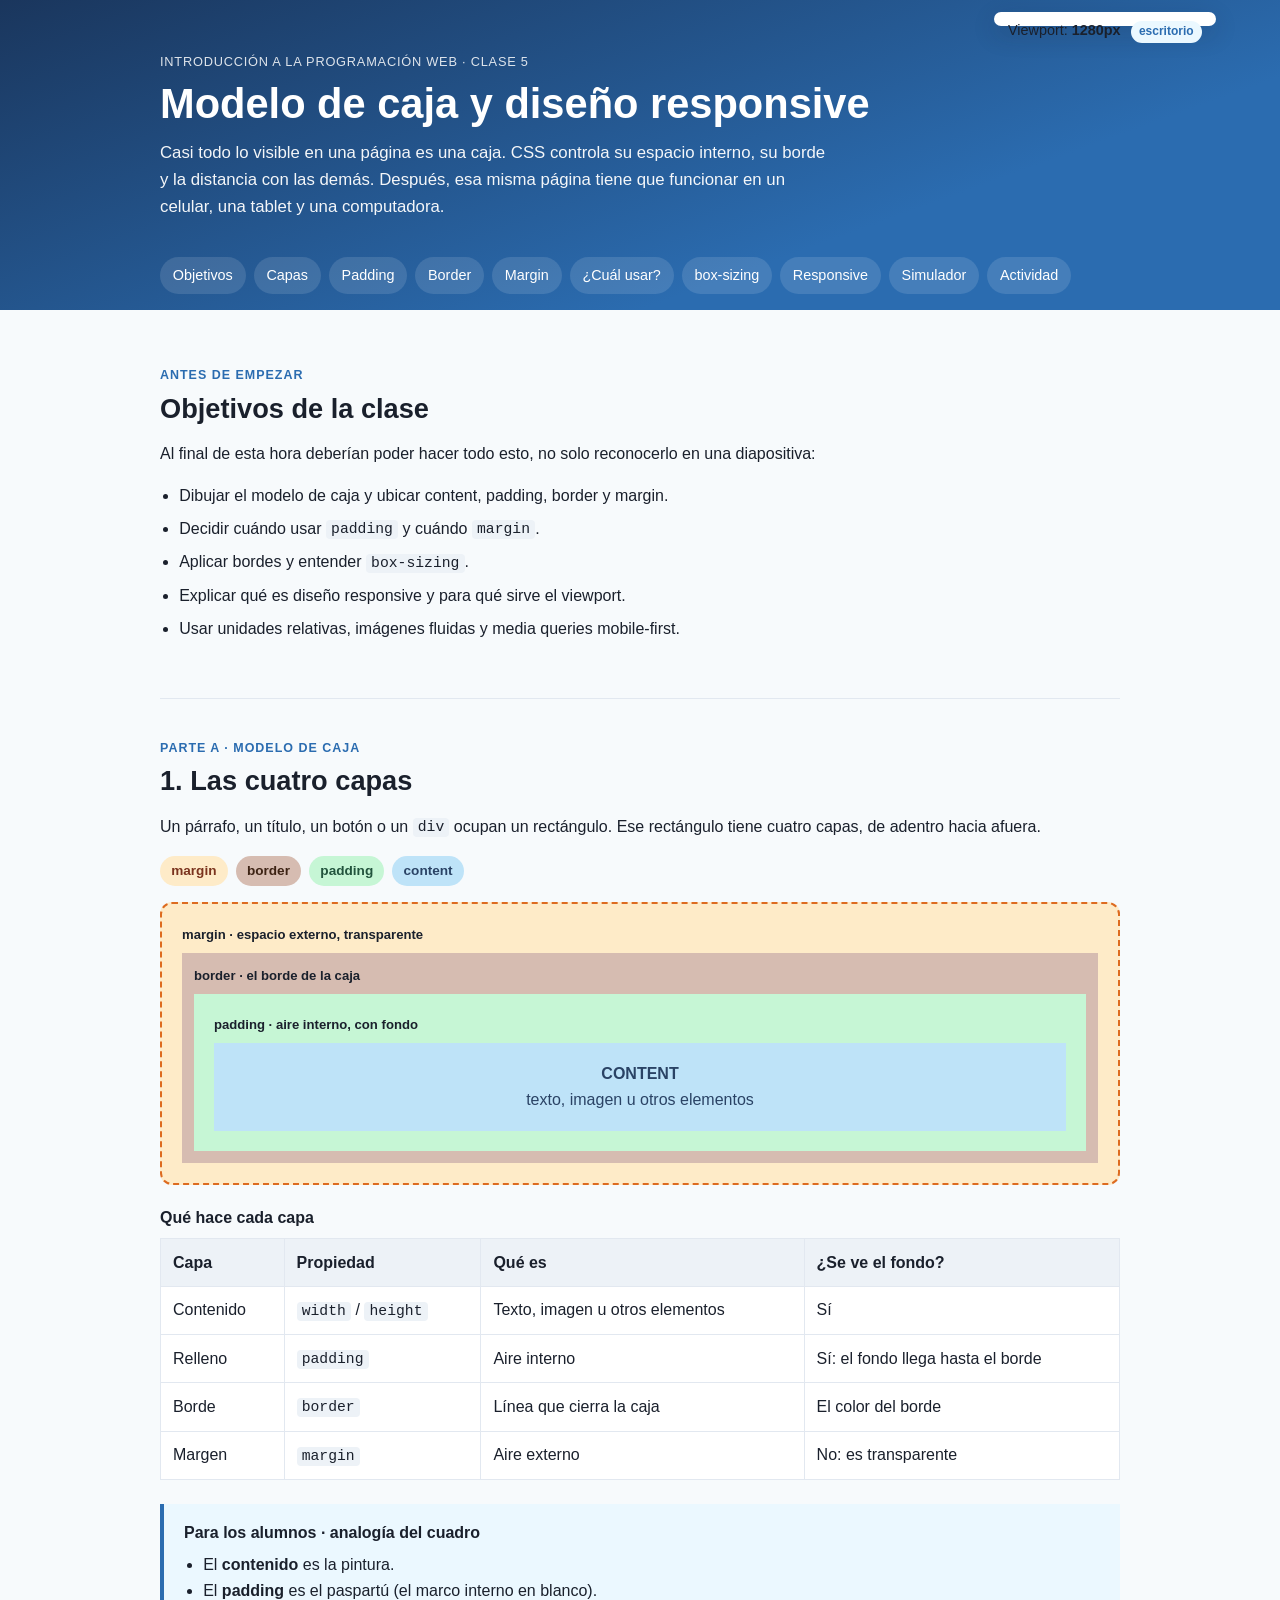
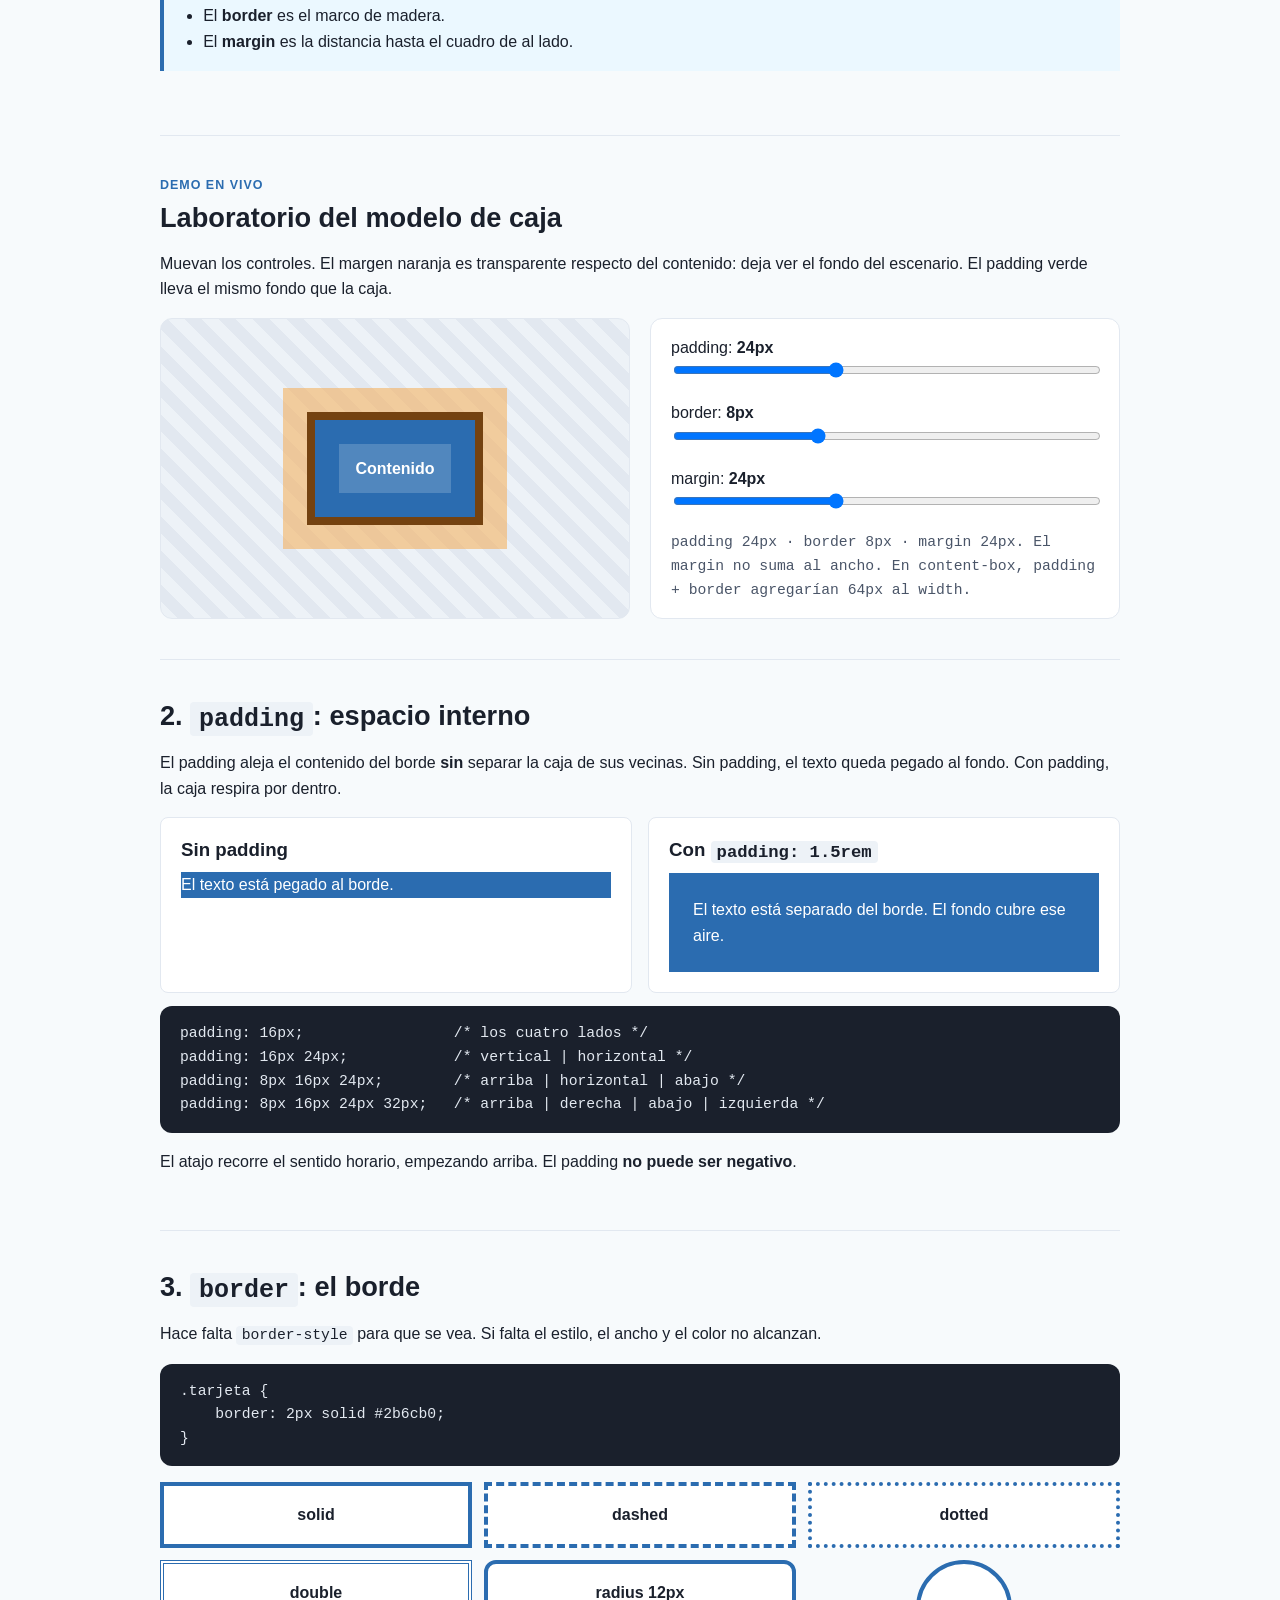
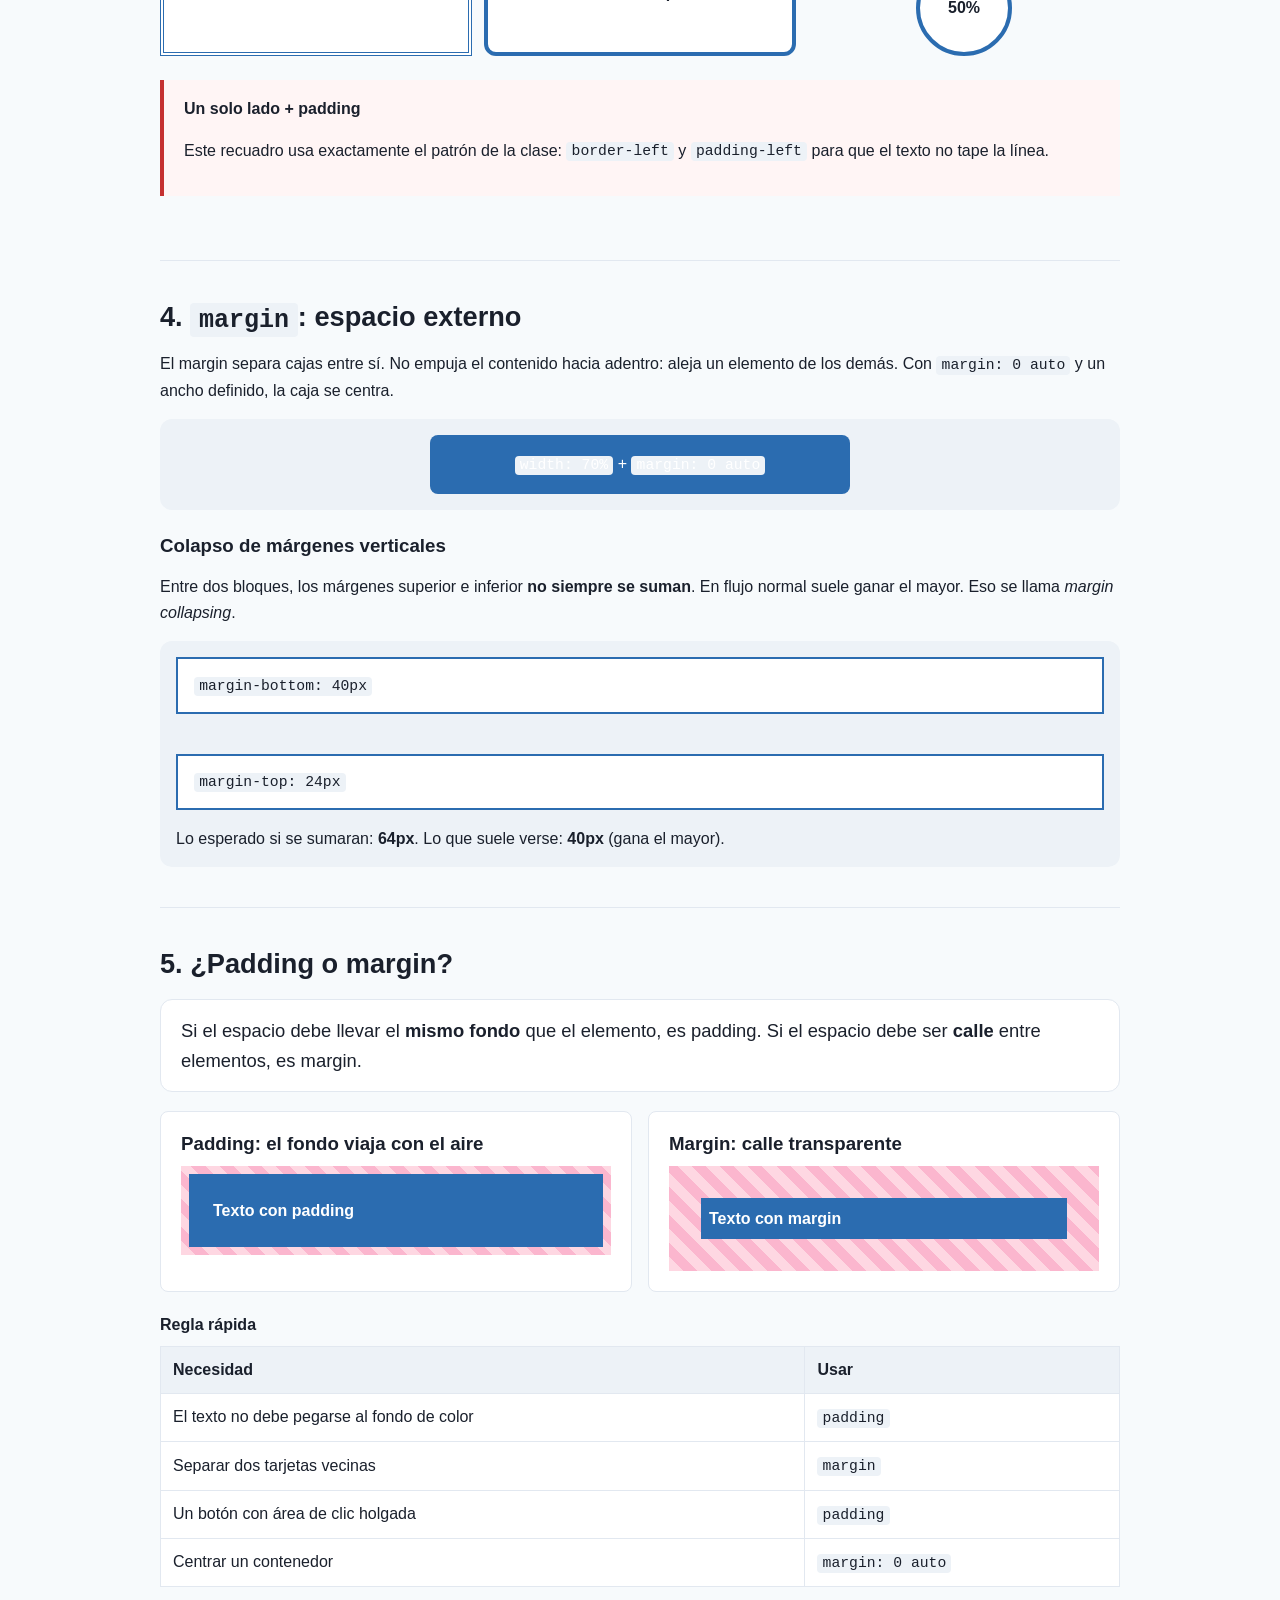
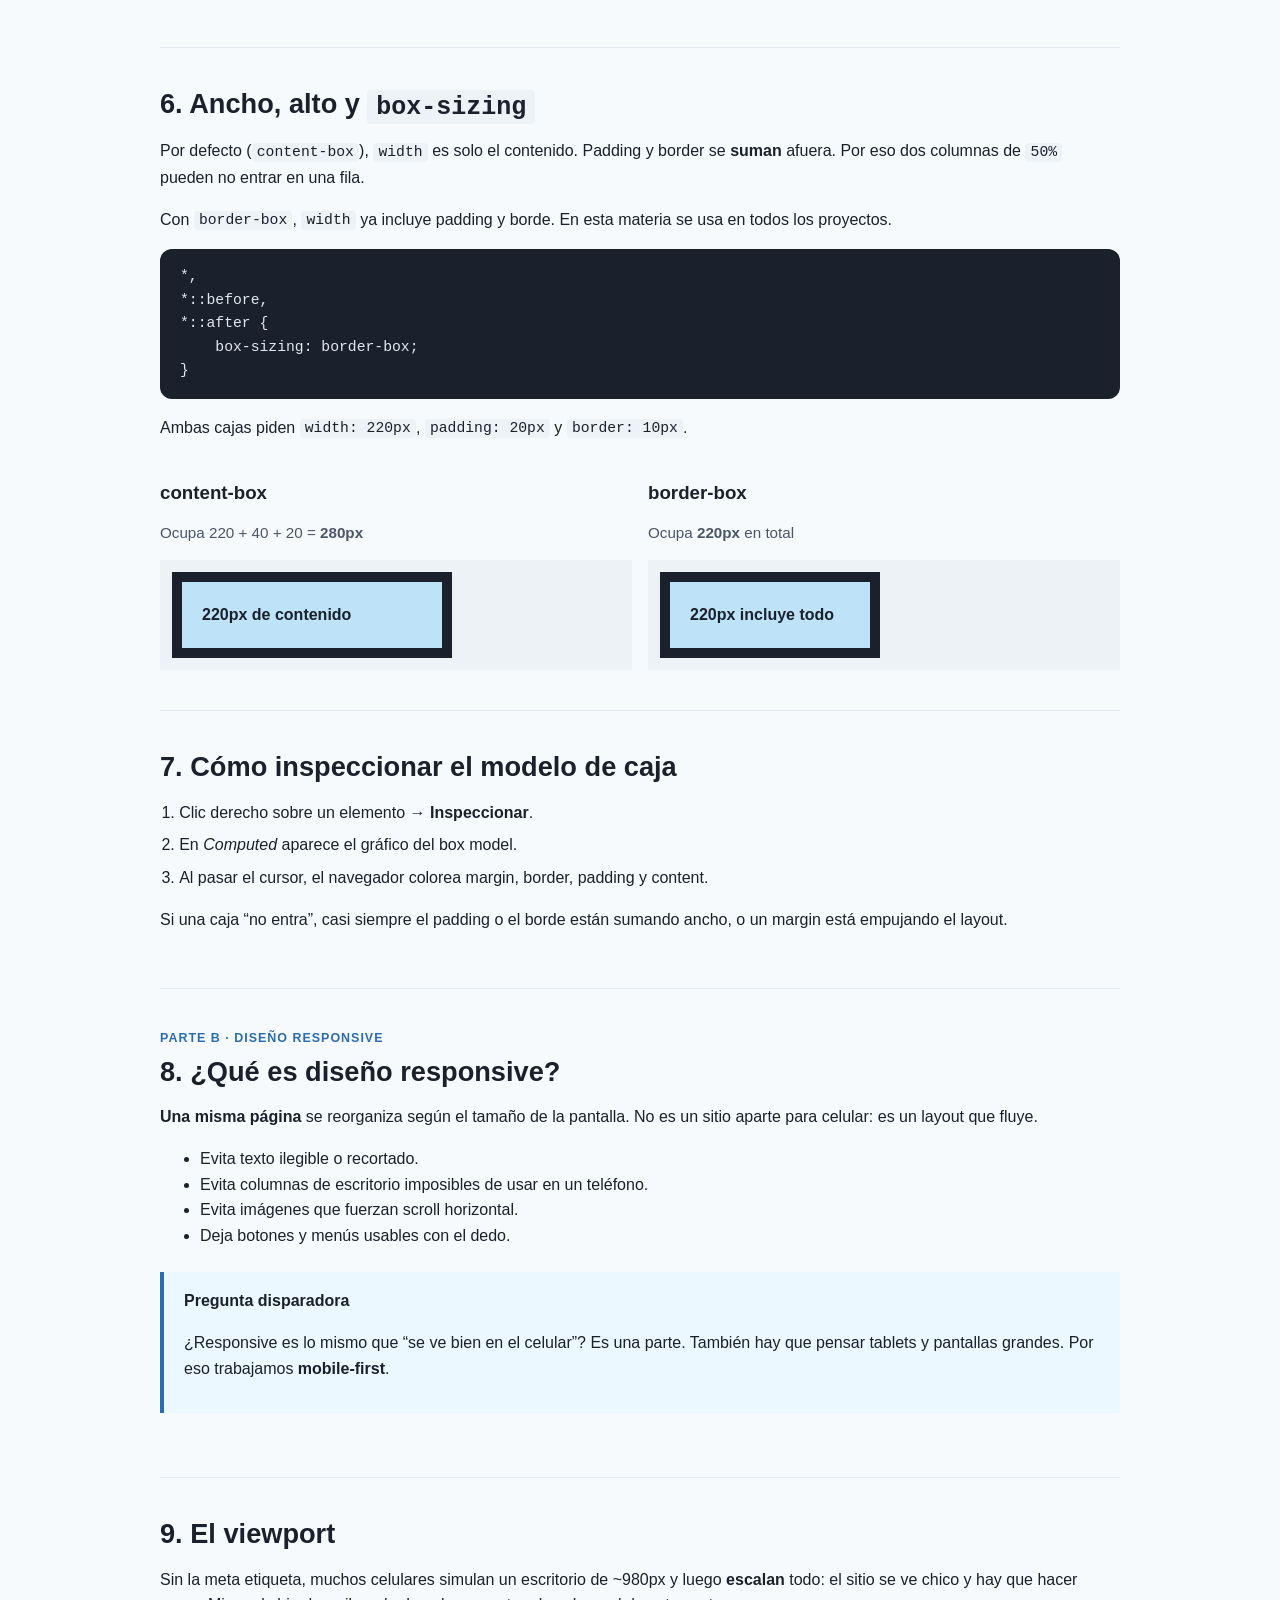
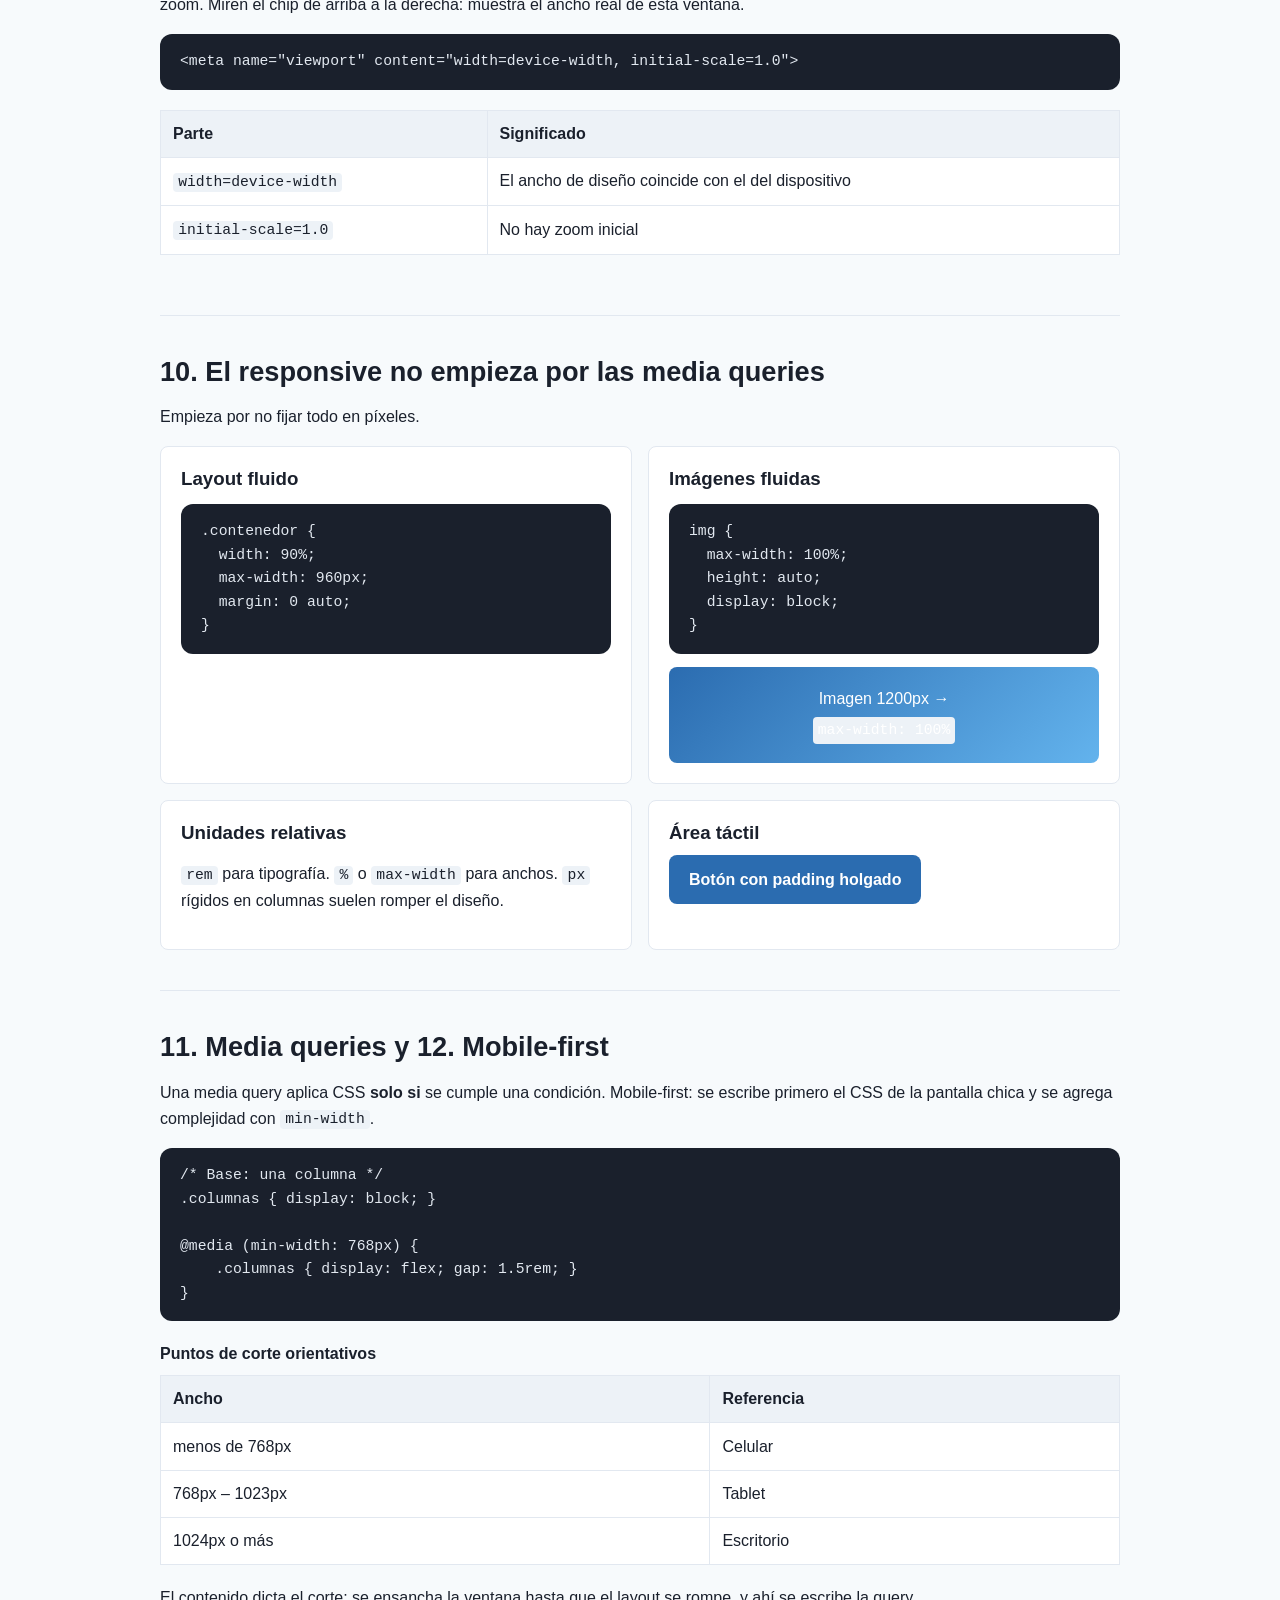
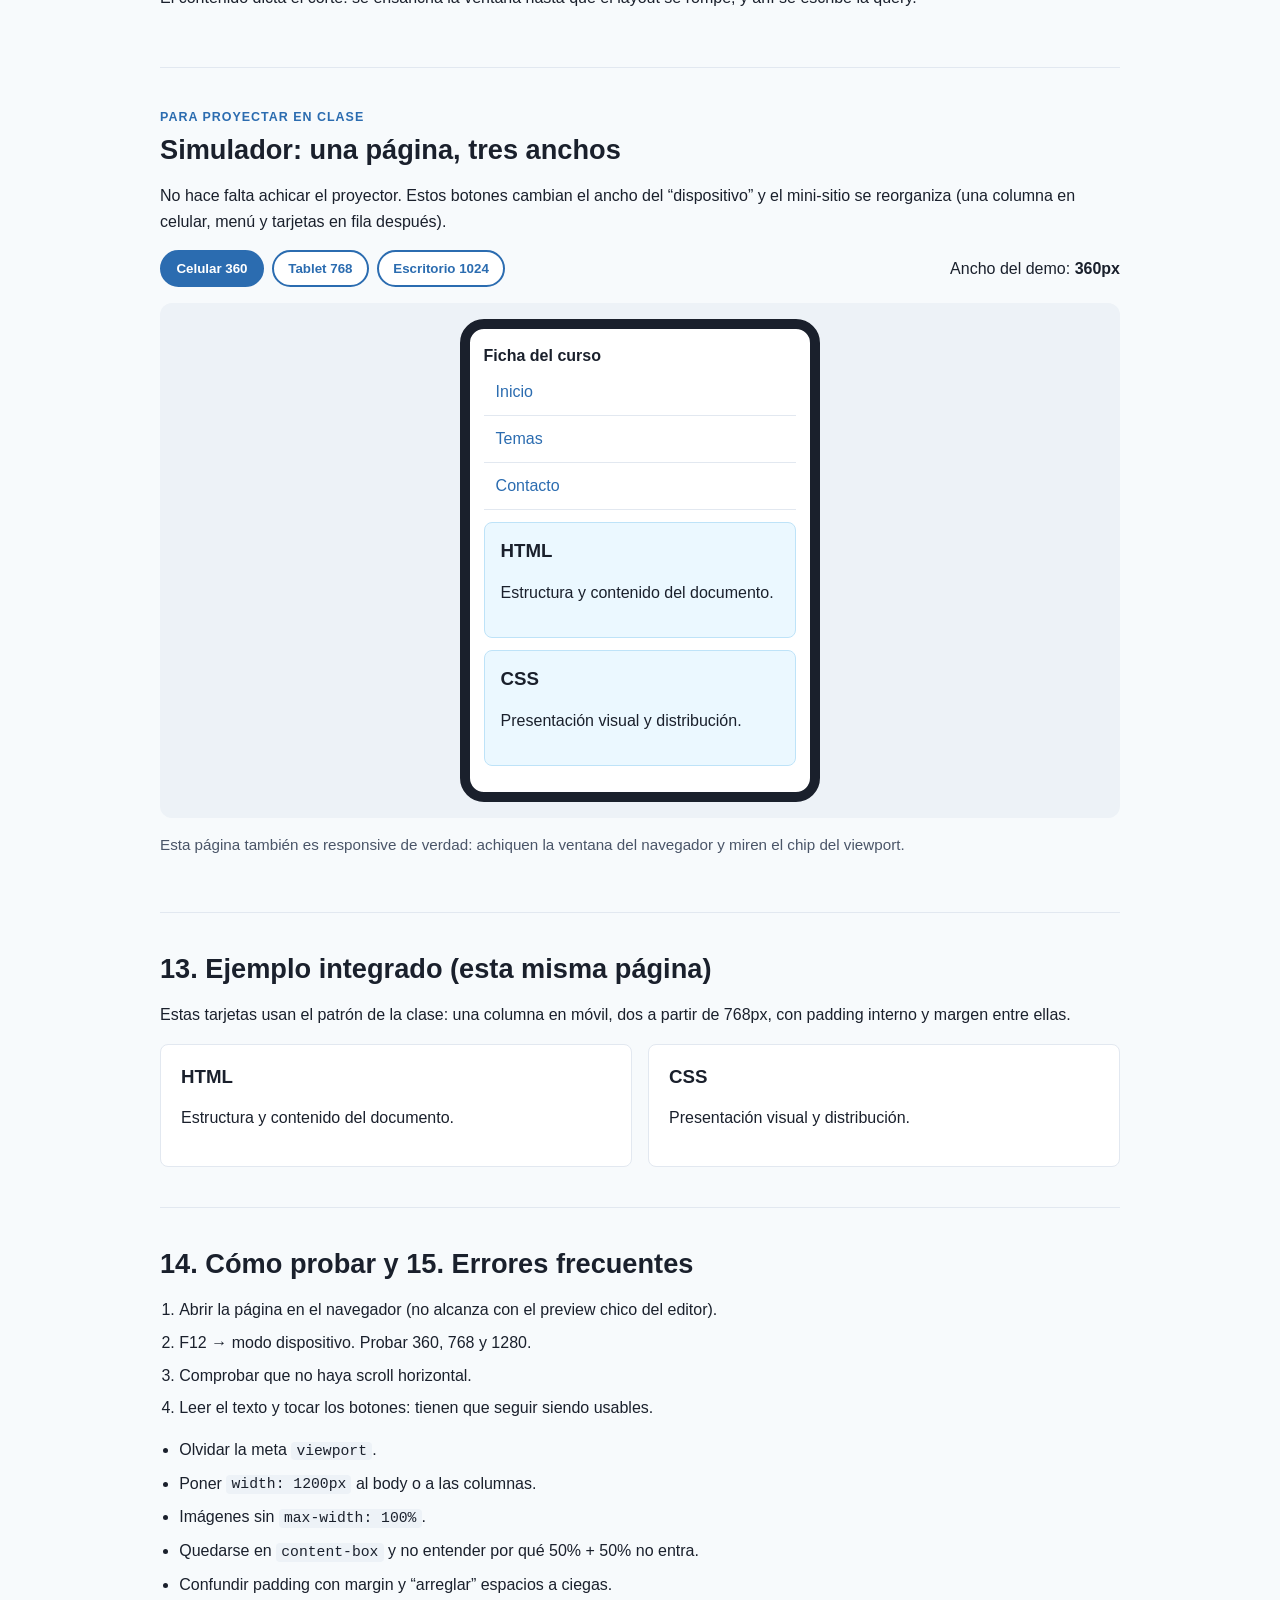
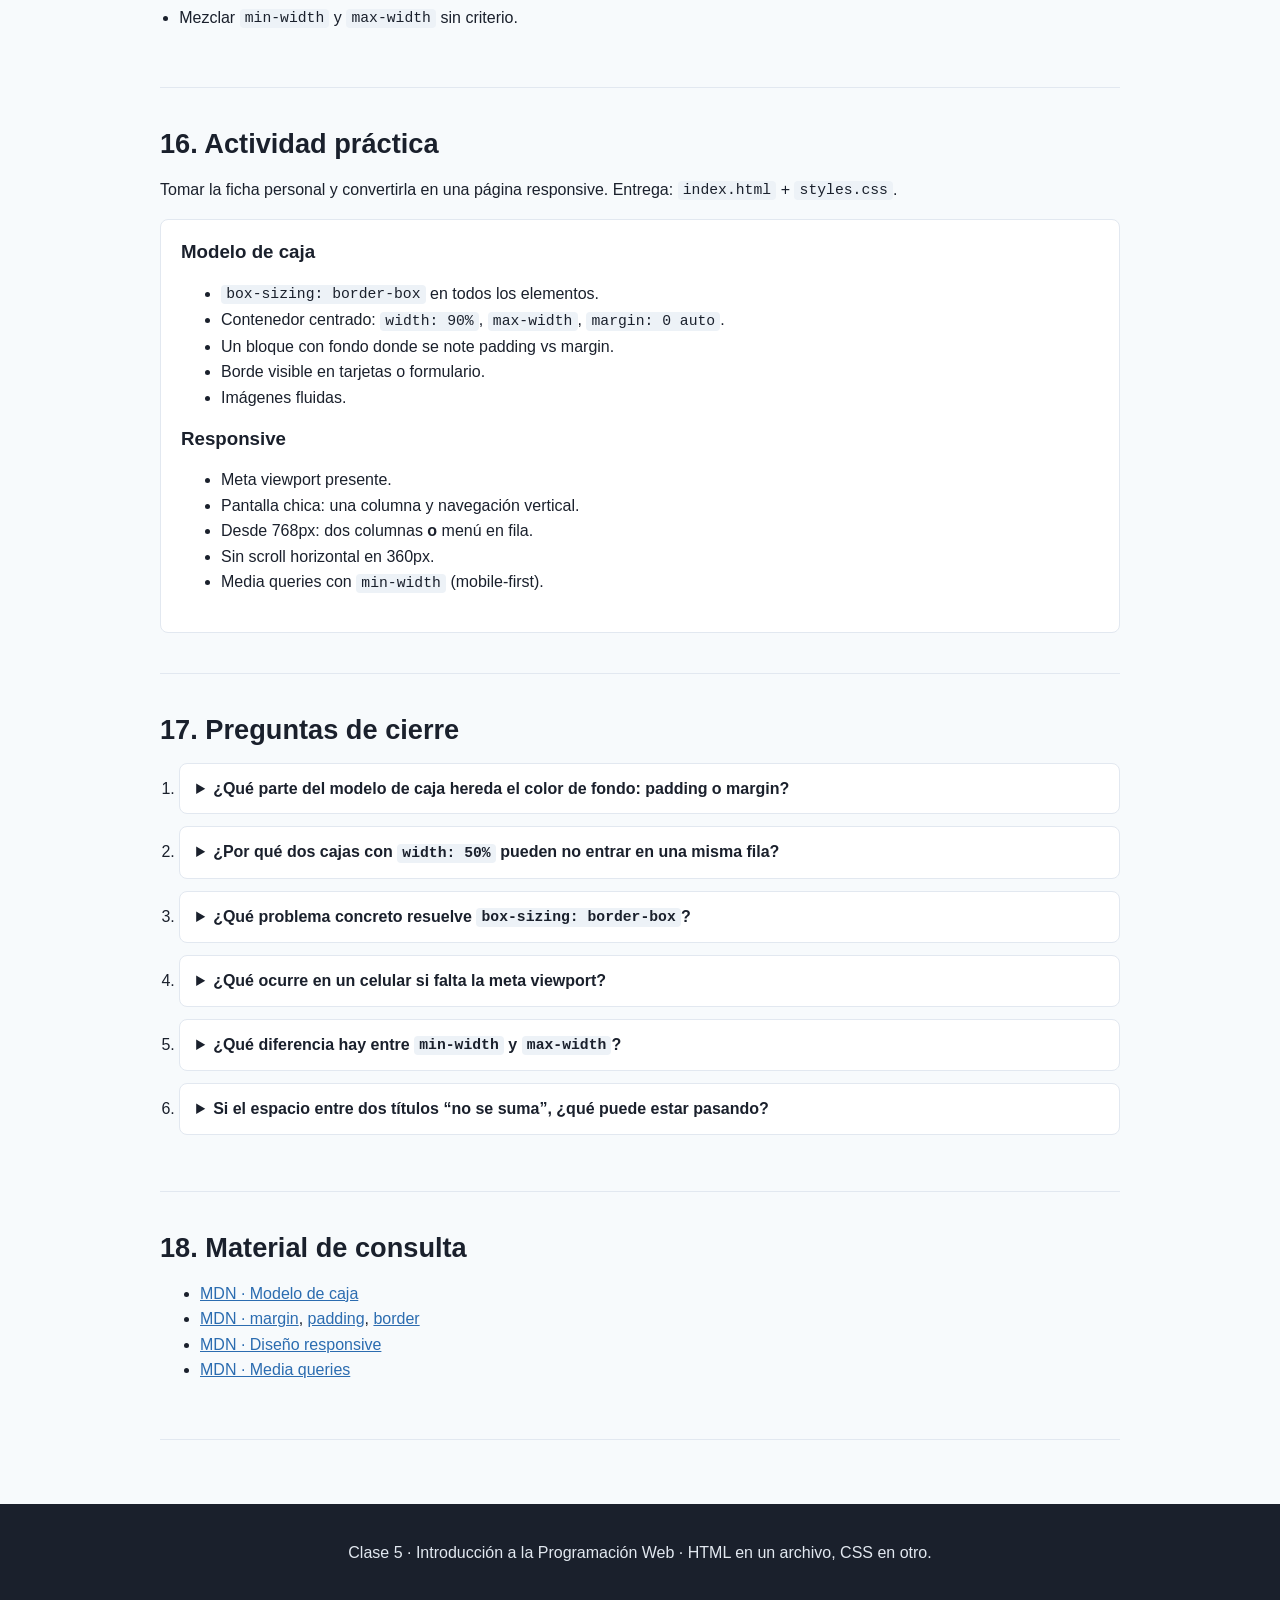
<file: Clase5/web/index.html>
<!DOCTYPE html>
<html lang="es">
<head>
    <meta charset="UTF-8">
    <meta name="viewport" content="width=device-width, initial-scale=1.0">
    <title>Clase 5 — Modelo de caja y diseño responsive</title>
    <link rel="stylesheet" href="styles.css">
</head>
<body>
    <div class="top-status">
        <div class="viewport-chip" aria-live="polite">
            Viewport: <strong id="viewport-width">—</strong>
            <span id="viewport-label" class="chip-label">—</span>
        </div>
    </div>
    <header class="site-header">
        <div class="header-bar">
            <p class="eyebrow">Introducción a la Programación Web · Clase 5</p>
            <h1>Modelo de caja y diseño responsive</h1>
            <p class="header-lead">
                Casi todo lo visible en una página es una caja. CSS controla su espacio interno,
                su borde y la distancia con las demás. Después, esa misma página tiene que
                funcionar en un celular, una tablet y una computadora.
            </p>
        </div>
        <nav class="site-nav" aria-label="Secciones de la clase">
            <a href="#objetivos">Objetivos</a>
            <a href="#capas">Capas</a>
            <a href="#padding">Padding</a>
            <a href="#border">Border</a>
            <a href="#margin">Margin</a>
            <a href="#decidir">¿Cuál usar?</a>
            <a href="#box-sizing">box-sizing</a>
            <a href="#responsive">Responsive</a>
            <a href="#simulador">Simulador</a>
            <a href="#actividad">Actividad</a>
        </nav>
    </header>

    <main>
        <section id="objetivos" class="section">
            <p class="kicker">Antes de empezar</p>
            <h2>Objetivos de la clase</h2>
            <p>Al final de esta hora deberían poder hacer todo esto, no solo reconocerlo en una diapositiva:</p>
            <ul class="objective-list">
                <li>Dibujar el modelo de caja y ubicar content, padding, border y margin.</li>
                <li>Decidir cuándo usar <code>padding</code> y cuándo <code>margin</code>.</li>
                <li>Aplicar bordes y entender <code>box-sizing</code>.</li>
                <li>Explicar qué es diseño responsive y para qué sirve el viewport.</li>
                <li>Usar unidades relativas, imágenes fluidas y media queries mobile-first.</li>
            </ul>
        </section>

        <section id="capas" class="section">
            <p class="kicker">Parte A · Modelo de caja</p>
            <h2>1. Las cuatro capas</h2>
            <p>
                Un párrafo, un título, un botón o un <code>div</code> ocupan un rectángulo.
                Ese rectángulo tiene cuatro capas, de adentro hacia afuera.
            </p>

            <div class="layers-legend" aria-hidden="true">
                <span class="swatch swatch-margin">margin</span>
                <span class="swatch swatch-border">border</span>
                <span class="swatch swatch-padding">padding</span>
                <span class="swatch swatch-content">content</span>
            </div>

            <div class="diagram-wrap">
                <div class="box-diagram">
                    <p class="layer-label">margin · espacio externo, transparente</p>
                    <div class="diagram-border">
                        <p class="layer-label">border · el borde de la caja</p>
                        <div class="diagram-padding">
                            <p class="layer-label">padding · aire interno, con fondo</p>
                            <div class="diagram-content">
                                <strong>CONTENT</strong>
                                <span>texto, imagen u otros elementos</span>
                            </div>
                        </div>
                    </div>
                </div>
            </div>

            <div class="table-wrap">
                <table>
                    <caption>Qué hace cada capa</caption>
                    <thead>
                        <tr>
                            <th>Capa</th>
                            <th>Propiedad</th>
                            <th>Qué es</th>
                            <th>¿Se ve el fondo?</th>
                        </tr>
                    </thead>
                    <tbody>
                        <tr>
                            <td>Contenido</td>
                            <td><code>width</code> / <code>height</code></td>
                            <td>Texto, imagen u otros elementos</td>
                            <td>Sí</td>
                        </tr>
                        <tr>
                            <td>Relleno</td>
                            <td><code>padding</code></td>
                            <td>Aire interno</td>
                            <td>Sí: el fondo llega hasta el borde</td>
                        </tr>
                        <tr>
                            <td>Borde</td>
                            <td><code>border</code></td>
                            <td>Línea que cierra la caja</td>
                            <td>El color del borde</td>
                        </tr>
                        <tr>
                            <td>Margen</td>
                            <td><code>margin</code></td>
                            <td>Aire externo</td>
                            <td>No: es transparente</td>
                        </tr>
                    </tbody>
                </table>
            </div>

            <aside class="callout">
                <p class="callout-title">Para los alumnos · analogía del cuadro</p>
                <ul>
                    <li>El <strong>contenido</strong> es la pintura.</li>
                    <li>El <strong>padding</strong> es el paspartú (el marco interno en blanco).</li>
                    <li>El <strong>border</strong> es el marco de madera.</li>
                    <li>El <strong>margin</strong> es la distancia hasta el cuadro de al lado.</li>
                </ul>
            </aside>
        </section>

        <section id="playground" class="section">
            <p class="kicker">Demo en vivo</p>
            <h2>Laboratorio del modelo de caja</h2>
            <p>
                Muevan los controles. El margen naranja es transparente respecto del contenido:
                deja ver el fondo del escenario. El padding verde lleva el mismo fondo que la caja.
            </p>

            <div class="playground">
                <div class="playground-stage">
                    <div class="live-box" id="live-box">
                        <div class="live-content">Contenido</div>
                    </div>
                </div>
                <form class="playground-controls" id="box-controls">
                    <label>
                        <span>padding: <strong id="val-padding">24px</strong></span>
                        <input type="range" id="ctrl-padding" min="0" max="64" value="24">
                    </label>
                    <label>
                        <span>border: <strong id="val-border">8px</strong></span>
                        <input type="range" id="ctrl-border" min="0" max="24" value="8">
                    </label>
                    <label>
                        <span>margin: <strong id="val-margin">24px</strong></span>
                        <input type="range" id="ctrl-margin" min="0" max="64" value="24">
                    </label>
                    <p class="formula" id="box-formula"></p>
                </form>
            </div>
        </section>

        <section id="padding" class="section">
            <h2>2. <code>padding</code>: espacio interno</h2>
            <p>
                El padding aleja el contenido del borde <strong>sin</strong> separar la caja de sus vecinas.
                Sin padding, el texto queda pegado al fondo. Con padding, la caja respira por dentro.
            </p>

            <div class="compare-row">
                <article class="demo-card">
                    <h3>Sin padding</h3>
                    <div class="demo-padding is-tight">El texto está pegado al borde.</div>
                </article>
                <article class="demo-card">
                    <h3>Con <code>padding: 1.5rem</code></h3>
                    <div class="demo-padding is-airy">El texto está separado del borde. El fondo cubre ese aire.</div>
                </article>
            </div>

            <pre><code>padding: 16px;                 /* los cuatro lados */
padding: 16px 24px;            /* vertical | horizontal */
padding: 8px 16px 24px;        /* arriba | horizontal | abajo */
padding: 8px 16px 24px 32px;   /* arriba | derecha | abajo | izquierda */</code></pre>
            <p>El atajo recorre el sentido horario, empezando arriba. El padding <strong>no puede ser negativo</strong>.</p>
        </section>

        <section id="border" class="section">
            <h2>3. <code>border</code>: el borde</h2>
            <p>
                Hace falta <code>border-style</code> para que se vea. Si falta el estilo,
                el ancho y el color no alcanzan.
            </p>
            <pre><code>.tarjeta {
    border: 2px solid #2b6cb0;
}</code></pre>

            <div class="border-gallery">
                <div class="border-sample" style="border-style: solid;">solid</div>
                <div class="border-sample" style="border-style: dashed;">dashed</div>
                <div class="border-sample" style="border-style: dotted;">dotted</div>
                <div class="border-sample" style="border-style: double;">double</div>
                <div class="border-sample is-radius">radius 12px</div>
                <div class="border-sample is-circle">50%</div>
            </div>

            <aside class="callout callout-alert">
                <p class="callout-title">Un solo lado + padding</p>
                <p>Este recuadro usa exactamente el patrón de la clase: <code>border-left</code> y <code>padding-left</code> para que el texto no tape la línea.</p>
            </aside>
        </section>

        <section id="margin" class="section">
            <h2>4. <code>margin</code>: espacio externo</h2>
            <p>
                El margin separa cajas entre sí. No empuja el contenido hacia adentro:
                aleja un elemento de los demás. Con <code>margin: 0 auto</code> y un ancho definido,
                la caja se centra.
            </p>

            <div class="center-demo">
                <div class="centered-box">
                    <code>width: 70%</code> + <code>margin: 0 auto</code>
                </div>
            </div>

            <h3>Colapso de márgenes verticales</h3>
            <p>
                Entre dos bloques, los márgenes superior e inferior <strong>no siempre se suman</strong>.
                En flujo normal suele ganar el mayor. Eso se llama <em>margin collapsing</em>.
            </p>

            <div class="collapse-demo">
                <div class="collapse-box">
                    <code>margin-bottom: 40px</code>
                </div>
                <div class="collapse-box">
                    <code>margin-top: 24px</code>
                </div>
                <p class="collapse-note">
                    Lo esperado si se sumaran: <strong>64px</strong>.
                    Lo que suele verse: <strong>40px</strong> (gana el mayor).
                </p>
            </div>
        </section>

        <section id="decidir" class="section">
            <h2>5. ¿Padding o margin?</h2>
            <p class="rule">
                Si el espacio debe llevar el <strong>mismo fondo</strong> que el elemento, es padding.
                Si el espacio debe ser <strong>calle</strong> entre elementos, es margin.
            </p>

            <div class="compare-row">
                <article class="demo-card">
                    <h3>Padding: el fondo viaja con el aire</h3>
                    <div class="choice-stage">
                        <div class="choice-box has-padding">Texto con padding</div>
                    </div>
                </article>
                <article class="demo-card">
                    <h3>Margin: calle transparente</h3>
                    <div class="choice-stage">
                        <div class="choice-box has-margin">Texto con margin</div>
                    </div>
                </article>
            </div>

            <div class="table-wrap">
                <table>
                    <caption>Regla rápida</caption>
                    <thead>
                        <tr>
                            <th>Necesidad</th>
                            <th>Usar</th>
                        </tr>
                    </thead>
                    <tbody>
                        <tr>
                            <td>El texto no debe pegarse al fondo de color</td>
                            <td><code>padding</code></td>
                        </tr>
                        <tr>
                            <td>Separar dos tarjetas vecinas</td>
                            <td><code>margin</code></td>
                        </tr>
                        <tr>
                            <td>Un botón con área de clic holgada</td>
                            <td><code>padding</code></td>
                        </tr>
                        <tr>
                            <td>Centrar un contenedor</td>
                            <td><code>margin: 0 auto</code></td>
                        </tr>
                    </tbody>
                </table>
            </div>
        </section>

        <section id="box-sizing" class="section">
            <h2>6. Ancho, alto y <code>box-sizing</code></h2>
            <p>
                Por defecto (<code>content-box</code>), <code>width</code> es solo el contenido.
                Padding y border se <strong>suman</strong> afuera. Por eso dos columnas de
                <code>50%</code> pueden no entrar en una fila.
            </p>
            <p>
                Con <code>border-box</code>, <code>width</code> ya incluye padding y borde.
                En esta materia se usa en todos los proyectos.
            </p>

            <pre><code>*,
*::before,
*::after {
    box-sizing: border-box;
}</code></pre>

            <div class="sizing-demo">
                <p class="sizing-formula">
                    Ambas cajas piden <code>width: 220px</code>,
                    <code>padding: 20px</code> y <code>border: 10px</code>.
                </p>
                <div class="sizing-row">
                    <div>
                        <h3>content-box</h3>
                        <p class="sizing-result">Ocupa 220 + 40 + 20 = <strong>280px</strong></p>
                        <div class="sizing-track">
                            <div class="sizing-box is-content">220px de contenido</div>
                        </div>
                    </div>
                    <div>
                        <h3>border-box</h3>
                        <p class="sizing-result">Ocupa <strong>220px</strong> en total</p>
                        <div class="sizing-track">
                            <div class="sizing-box is-border">220px incluye todo</div>
                        </div>
                    </div>
                </div>
            </div>
        </section>

        <section id="inspeccionar" class="section">
            <h2>7. Cómo inspeccionar el modelo de caja</h2>
            <ol class="steps">
                <li>Clic derecho sobre un elemento → <strong>Inspeccionar</strong>.</li>
                <li>En <em>Computed</em> aparece el gráfico del box model.</li>
                <li>Al pasar el cursor, el navegador colorea margin, border, padding y content.</li>
            </ol>
            <p>Si una caja “no entra”, casi siempre el padding o el borde están sumando ancho, o un margin está empujando el layout.</p>
        </section>

        <section id="responsive" class="section">
            <p class="kicker">Parte B · Diseño responsive</p>
            <h2>8. ¿Qué es diseño responsive?</h2>
            <p>
                <strong>Una misma página</strong> se reorganiza según el tamaño de la pantalla.
                No es un sitio aparte para celular: es un layout que fluye.
            </p>
            <ul>
                <li>Evita texto ilegible o recortado.</li>
                <li>Evita columnas de escritorio imposibles de usar en un teléfono.</li>
                <li>Evita imágenes que fuerzan scroll horizontal.</li>
                <li>Deja botones y menús usables con el dedo.</li>
            </ul>
            <aside class="callout">
                <p class="callout-title">Pregunta disparadora</p>
                <p>¿Responsive es lo mismo que “se ve bien en el celular”? Es una parte. También hay que pensar tablets y pantallas grandes. Por eso trabajamos <strong>mobile-first</strong>.</p>
            </aside>
        </section>

        <section id="viewport" class="section">
            <h2>9. El viewport</h2>
            <p>
                Sin la meta etiqueta, muchos celulares simulan un escritorio de ~980px y luego
                <strong>escalan</strong> todo: el sitio se ve chico y hay que hacer zoom.
                Miren el chip de arriba a la derecha: muestra el ancho real de esta ventana.
            </p>
            <pre><code>&lt;meta name="viewport" content="width=device-width, initial-scale=1.0"&gt;</code></pre>
            <div class="table-wrap">
                <table>
                    <thead>
                        <tr>
                            <th>Parte</th>
                            <th>Significado</th>
                        </tr>
                    </thead>
                    <tbody>
                        <tr>
                            <td><code>width=device-width</code></td>
                            <td>El ancho de diseño coincide con el del dispositivo</td>
                        </tr>
                        <tr>
                            <td><code>initial-scale=1.0</code></td>
                            <td>No hay zoom inicial</td>
                        </tr>
                    </tbody>
                </table>
            </div>
        </section>

        <section id="estrategias" class="section">
            <h2>10. El responsive no empieza por las media queries</h2>
            <p>Empieza por no fijar todo en píxeles.</p>
            <div class="strategy-grid">
                <article class="strategy-card">
                    <h3>Layout fluido</h3>
                    <pre><code>.contenedor {
  width: 90%;
  max-width: 960px;
  margin: 0 auto;
}</code></pre>
                </article>
                <article class="strategy-card">
                    <h3>Imágenes fluidas</h3>
                    <pre><code>img {
  max-width: 100%;
  height: auto;
  display: block;
}</code></pre>
                    <div class="fluid-placeholder" role="img" aria-label="Imagen de ejemplo que nunca desborda">
                        Imagen 1200px → <code>max-width: 100%</code>
                    </div>
                </article>
                <article class="strategy-card">
                    <h3>Unidades relativas</h3>
                    <p><code>rem</code> para tipografía. <code>%</code> o <code>max-width</code> para anchos. <code>px</code> rígidos en columnas suelen romper el diseño.</p>
                </article>
                <article class="strategy-card">
                    <h3>Área táctil</h3>
                    <a class="boton" href="#simulador">Botón con padding holgado</a>
                </article>
            </div>
        </section>

        <section id="media" class="section">
            <h2>11. Media queries y 12. Mobile-first</h2>
            <p>
                Una media query aplica CSS <strong>solo si</strong> se cumple una condición.
                Mobile-first: se escribe primero el CSS de la pantalla chica y se agrega
                complejidad con <code>min-width</code>.
            </p>
            <pre><code>/* Base: una columna */
.columnas { display: block; }

@media (min-width: 768px) {
    .columnas { display: flex; gap: 1.5rem; }
}</code></pre>
            <div class="table-wrap">
                <table>
                    <caption>Puntos de corte orientativos</caption>
                    <thead>
                        <tr>
                            <th>Ancho</th>
                            <th>Referencia</th>
                        </tr>
                    </thead>
                    <tbody>
                        <tr>
                            <td>menos de 768px</td>
                            <td>Celular</td>
                        </tr>
                        <tr>
                            <td>768px – 1023px</td>
                            <td>Tablet</td>
                        </tr>
                        <tr>
                            <td>1024px o más</td>
                            <td>Escritorio</td>
                        </tr>
                    </tbody>
                </table>
            </div>
            <p>El contenido dicta el corte: se ensancha la ventana hasta que el layout se rompe, y ahí se escribe la query.</p>
        </section>

        <section id="simulador" class="section">
            <p class="kicker">Para proyectar en clase</p>
            <h2>Simulador: una página, tres anchos</h2>
            <p>
                No hace falta achicar el proyector. Estos botones cambian el ancho del “dispositivo”
                y el mini-sitio se reorganiza (una columna en celular, menú y tarjetas en fila después).
            </p>
            <div class="device-toolbar">
                <button type="button" class="device-btn is-active" data-width="360">Celular 360</button>
                <button type="button" class="device-btn" data-width="768">Tablet 768</button>
                <button type="button" class="device-btn" data-width="1024">Escritorio 1024</button>
                <span class="device-readout">Ancho del demo: <strong id="demo-width">360px</strong></span>
            </div>
            <div class="device-stage">
                <div class="device-screen" id="device-screen">
                    <div class="mini-site">
                        <header class="mini-header">
                            <strong>Ficha del curso</strong>
                            <nav class="mini-nav">
                                <a href="#simulador">Inicio</a>
                                <a href="#simulador">Temas</a>
                                <a href="#simulador">Contacto</a>
                            </nav>
                        </header>
                        <div class="mini-cols">
                            <article class="mini-card">
                                <h3>HTML</h3>
                                <p>Estructura y contenido del documento.</p>
                            </article>
                            <article class="mini-card">
                                <h3>CSS</h3>
                                <p>Presentación visual y distribución.</p>
                            </article>
                        </div>
                    </div>
                </div>
            </div>
            <p class="hint">Esta página también es responsive de verdad: achiquen la ventana del navegador y miren el chip del viewport.</p>
        </section>

        <section id="integrado" class="section">
            <h2>13. Ejemplo integrado (esta misma página)</h2>
            <p>Estas tarjetas usan el patrón de la clase: una columna en móvil, dos a partir de 768px, con padding interno y margen entre ellas.</p>
            <div class="columnas">
                <article class="tarjeta">
                    <h3>HTML</h3>
                    <p>Estructura y contenido del documento.</p>
                </article>
                <article class="tarjeta">
                    <h3>CSS</h3>
                    <p>Presentación visual y distribución.</p>
                </article>
            </div>
        </section>

        <section id="probar" class="section">
            <h2>14. Cómo probar y 15. Errores frecuentes</h2>
            <ol class="steps">
                <li>Abrir la página en el navegador (no alcanza con el preview chico del editor).</li>
                <li>F12 → modo dispositivo. Probar 360, 768 y 1280.</li>
                <li>Comprobar que no haya scroll horizontal.</li>
                <li>Leer el texto y tocar los botones: tienen que seguir siendo usables.</li>
            </ol>
            <ul class="error-list">
                <li>Olvidar la meta <code>viewport</code>.</li>
                <li>Poner <code>width: 1200px</code> al body o a las columnas.</li>
                <li>Imágenes sin <code>max-width: 100%</code>.</li>
                <li>Quedarse en <code>content-box</code> y no entender por qué 50% + 50% no entra.</li>
                <li>Confundir padding con margin y “arreglar” espacios a ciegas.</li>
                <li>Mezclar <code>min-width</code> y <code>max-width</code> sin criterio.</li>
            </ul>
        </section>

        <section id="actividad" class="section">
            <h2>16. Actividad práctica</h2>
            <p>Tomar la ficha personal y convertirla en una página responsive. Entrega: <code>index.html</code> + <code>styles.css</code>.</p>
            <div class="checklist">
                <h3>Modelo de caja</h3>
                <ul>
                    <li><code>box-sizing: border-box</code> en todos los elementos.</li>
                    <li>Contenedor centrado: <code>width: 90%</code>, <code>max-width</code>, <code>margin: 0 auto</code>.</li>
                    <li>Un bloque con fondo donde se note padding vs margin.</li>
                    <li>Borde visible en tarjetas o formulario.</li>
                    <li>Imágenes fluidas.</li>
                </ul>
                <h3>Responsive</h3>
                <ul>
                    <li>Meta viewport presente.</li>
                    <li>Pantalla chica: una columna y navegación vertical.</li>
                    <li>Desde 768px: dos columnas <strong>o</strong> menú en fila.</li>
                    <li>Sin scroll horizontal en 360px.</li>
                    <li>Media queries con <code>min-width</code> (mobile-first).</li>
                </ul>
            </div>
        </section>

        <section id="preguntas" class="section">
            <h2>17. Preguntas de cierre</h2>
            <ol class="questions">
                <li>
                    <details>
                        <summary>¿Qué parte del modelo de caja hereda el color de fondo: padding o margin?</summary>
                        <p>El <strong>padding</strong>. El margin es transparente y deja ver el fondo del padre.</p>
                    </details>
                </li>
                <li>
                    <details>
                        <summary>¿Por qué dos cajas con <code>width: 50%</code> pueden no entrar en una misma fila?</summary>
                        <p>En <code>content-box</code> el padding y el border se suman al 50%. El total supera el 100%.</p>
                    </details>
                </li>
                <li>
                    <details>
                        <summary>¿Qué problema concreto resuelve <code>box-sizing: border-box</code>?</summary>
                        <p>Hace que <code>width</code> incluya padding y borde, así el tamaño pedido es el tamaño real de la caja.</p>
                    </details>
                </li>
                <li>
                    <details>
                        <summary>¿Qué ocurre en un celular si falta la meta viewport?</summary>
                        <p>El navegador simula un escritorio ancho y escala la página: se ve pequeña y hay que hacer zoom. Las media queries no se comportan como se espera.</p>
                    </details>
                </li>
                <li>
                    <details>
                        <summary>¿Qué diferencia hay entre <code>min-width</code> y <code>max-width</code>?</summary>
                        <p><code>min-width</code> agrega estilos desde cierto ancho hacia arriba (mobile-first). <code>max-width</code> aplica solo por debajo de un tope (desktop-first).</p>
                    </details>
                </li>
                <li>
                    <details>
                        <summary>Si el espacio entre dos títulos “no se suma”, ¿qué puede estar pasando?</summary>
                        <p>Colapso de márgenes verticales: entre bloques en flujo normal suele quedar el mayor, no la suma.</p>
                    </details>
                </li>
            </ol>
        </section>

        <section id="recursos" class="section">
            <h2>18. Material de consulta</h2>
            <ul>
                <li><a href="https://developer.mozilla.org/es/docs/Learn_web_development/Core/Styling_basics/Box_model">MDN · Modelo de caja</a></li>
                <li><a href="https://developer.mozilla.org/es/docs/Web/CSS/margin">MDN · margin</a>, <a href="https://developer.mozilla.org/es/docs/Web/CSS/padding">padding</a>, <a href="https://developer.mozilla.org/es/docs/Web/CSS/border">border</a></li>
                <li><a href="https://developer.mozilla.org/es/docs/Learn_web_development/Core/CSS_layout/Responsive_Design">MDN · Diseño responsive</a></li>
                <li><a href="https://developer.mozilla.org/es/docs/Web/CSS/CSS_media_queries/Using_media_queries">MDN · Media queries</a></li>
            </ul>
        </section>
    </main>

    <footer class="site-footer">
        <p>Clase 5 · Introducción a la Programación Web · HTML en un archivo, CSS en otro.</p>
    </footer>

    <script src="script.js"></script>
</body>
</html>
</file>
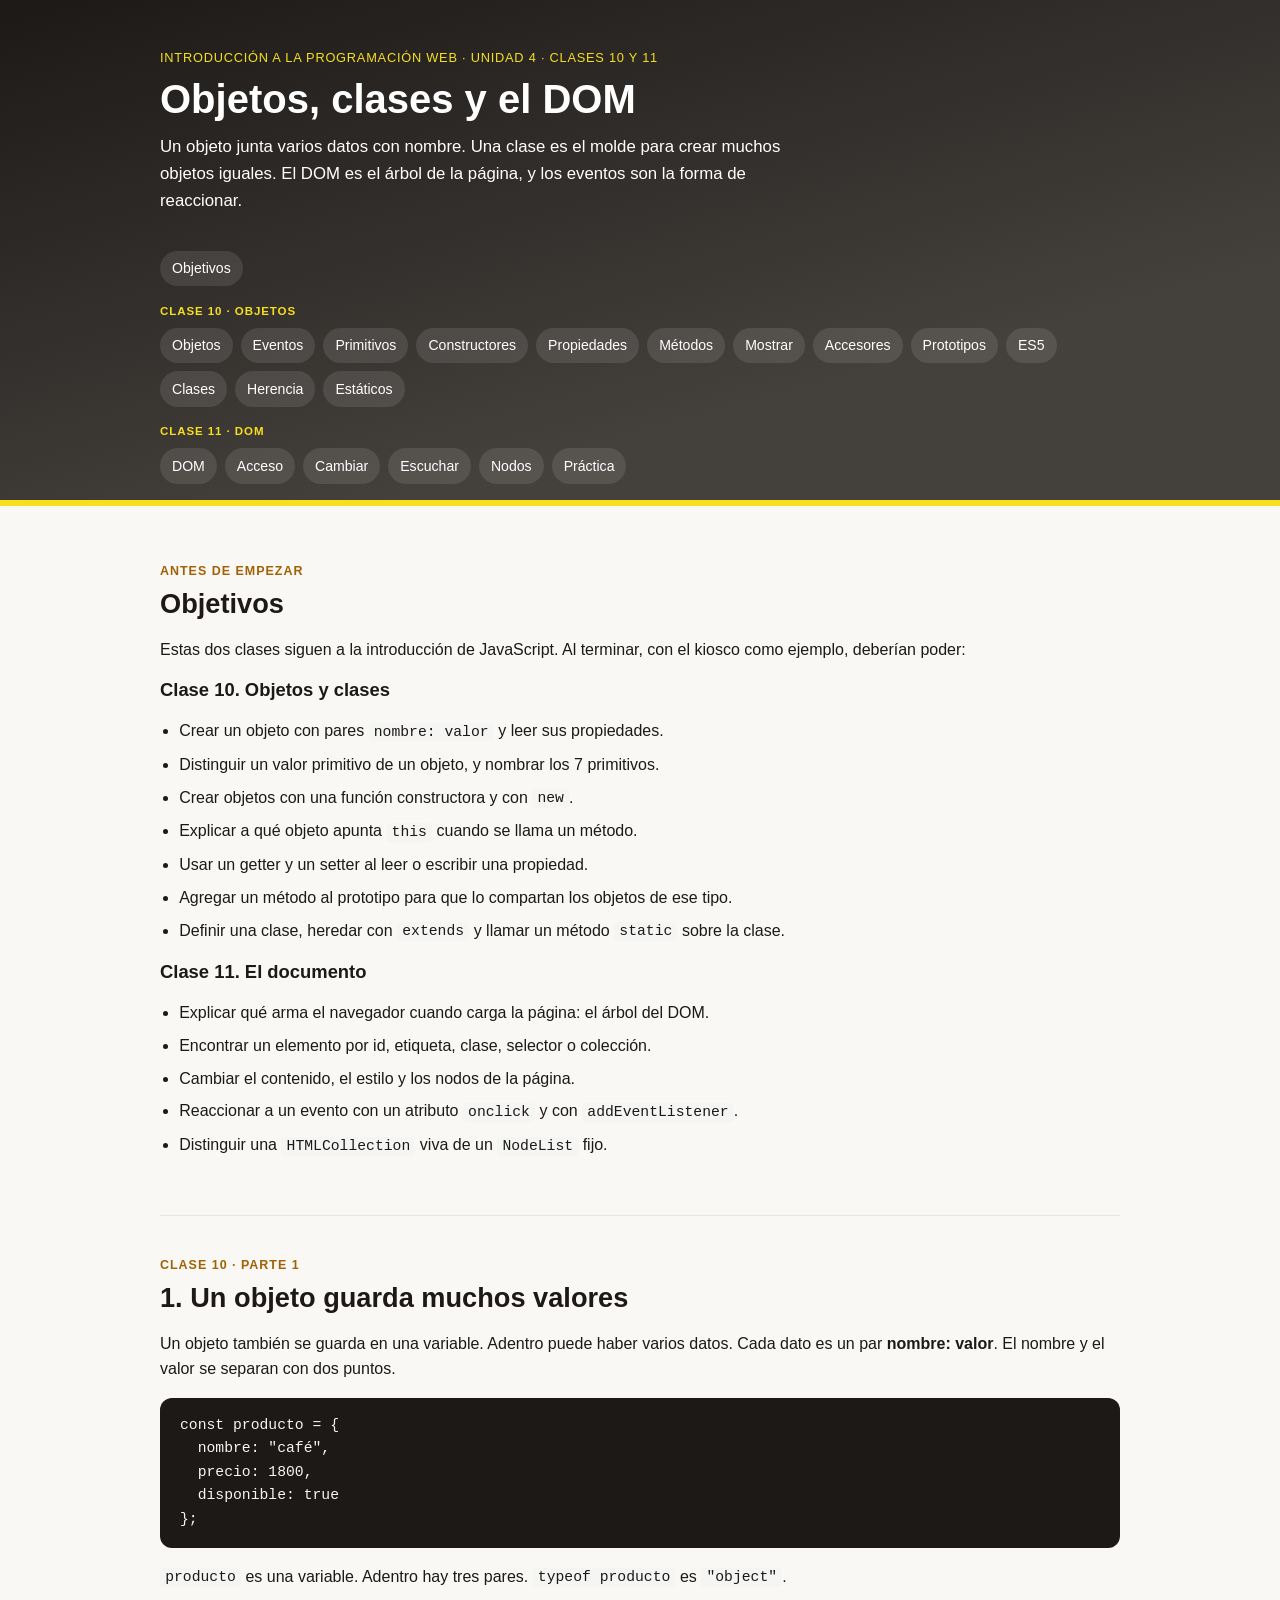
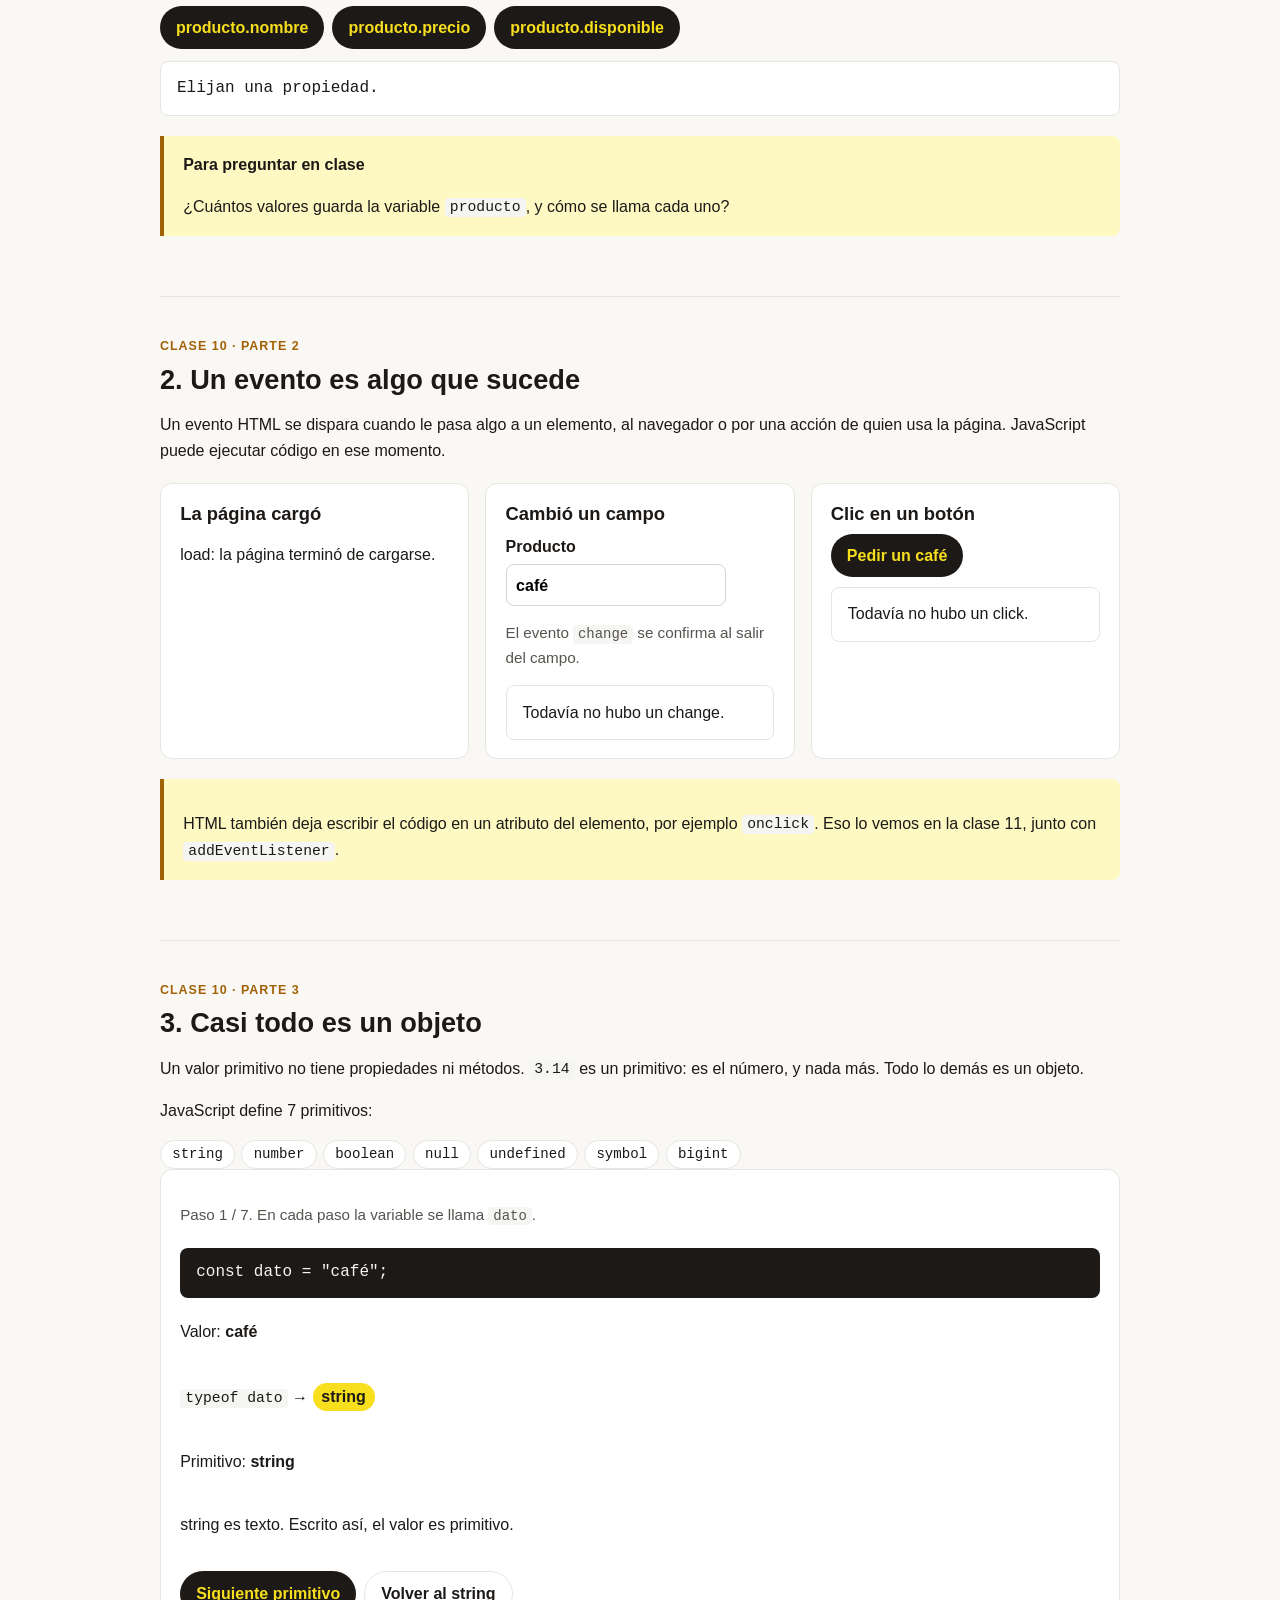
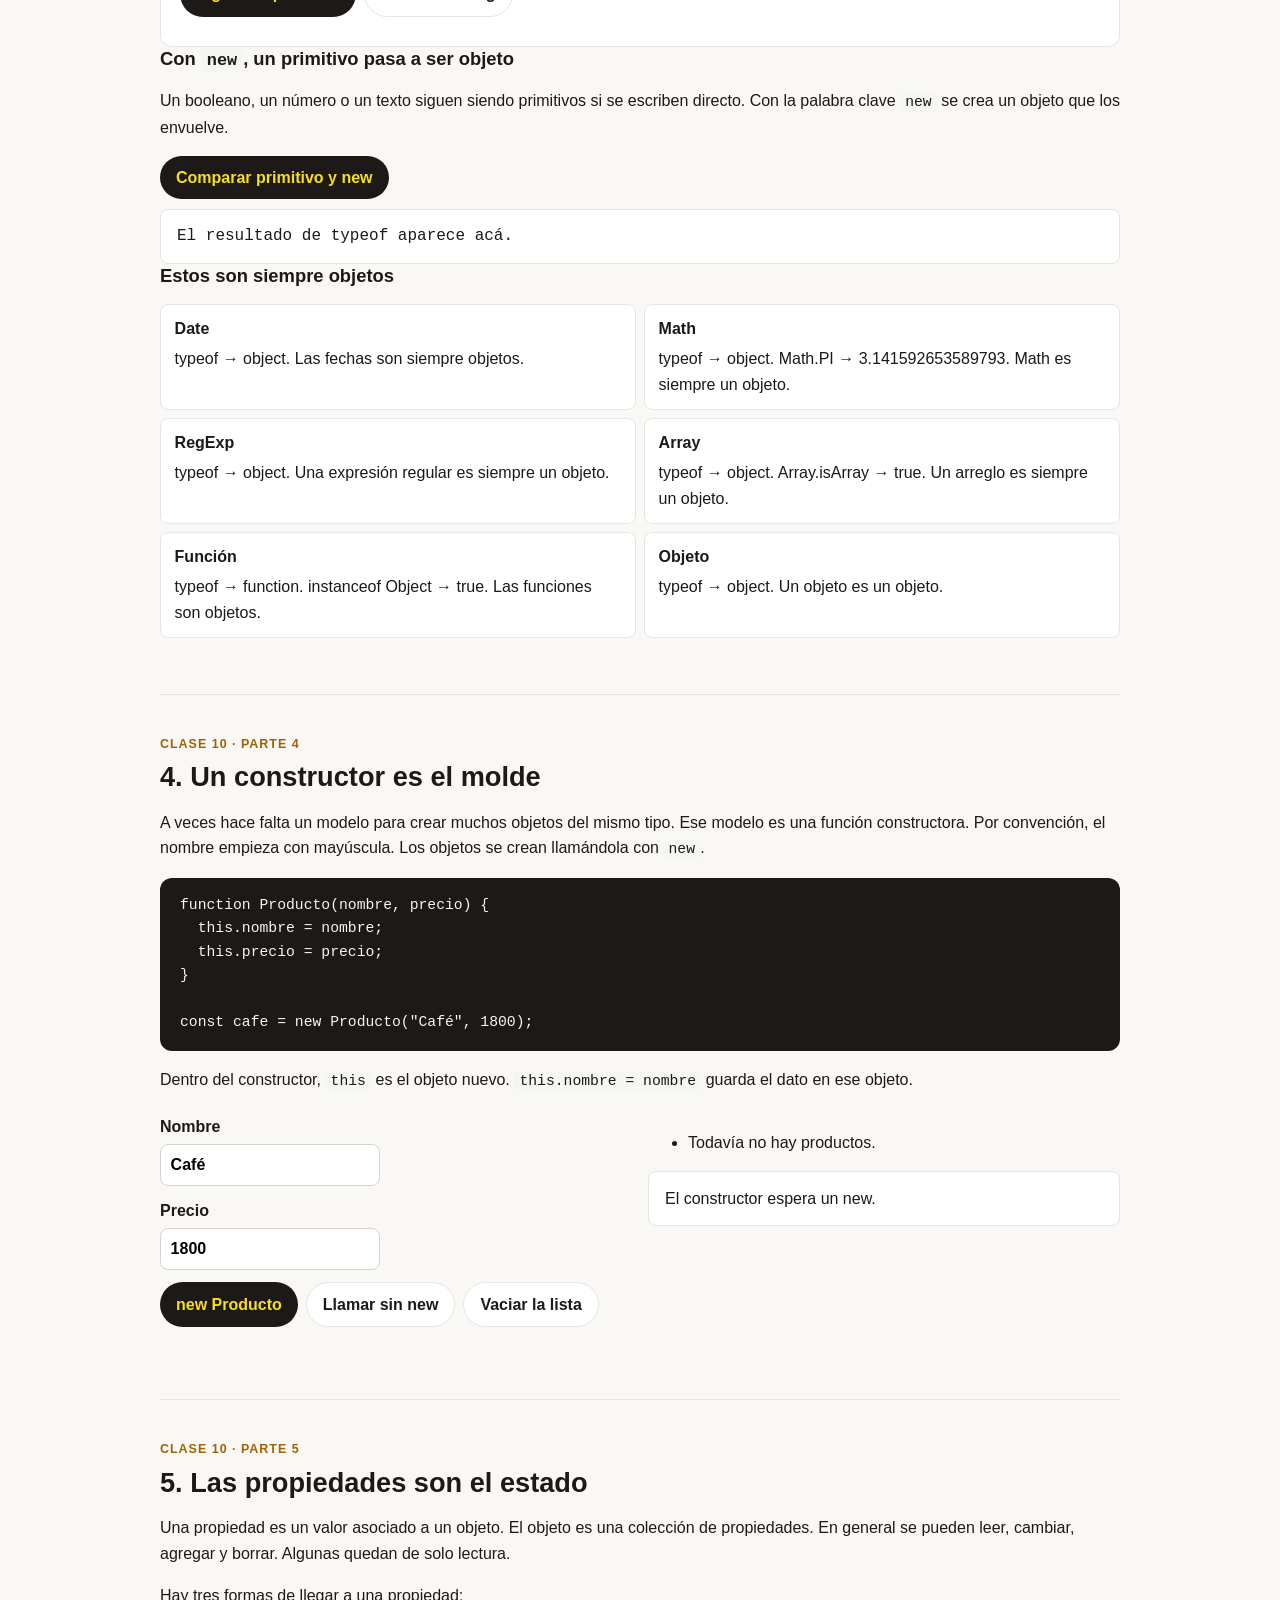
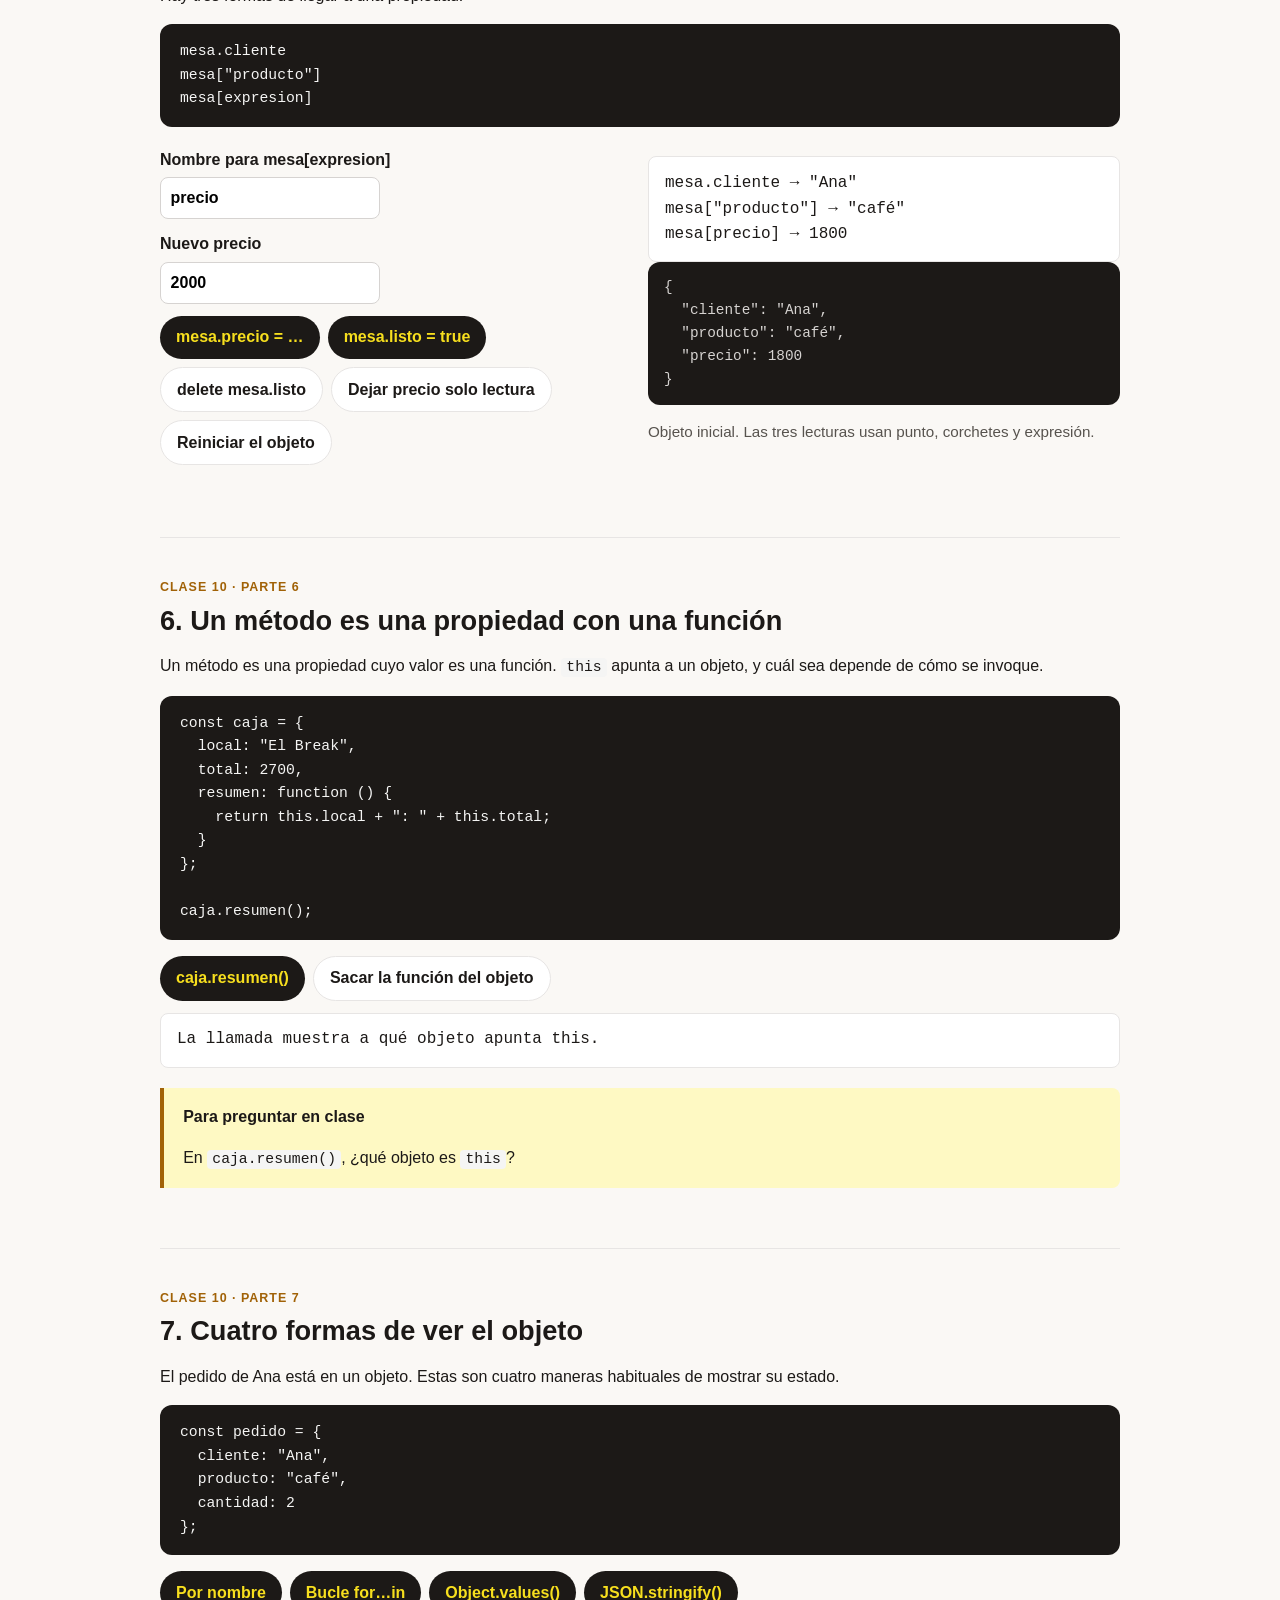
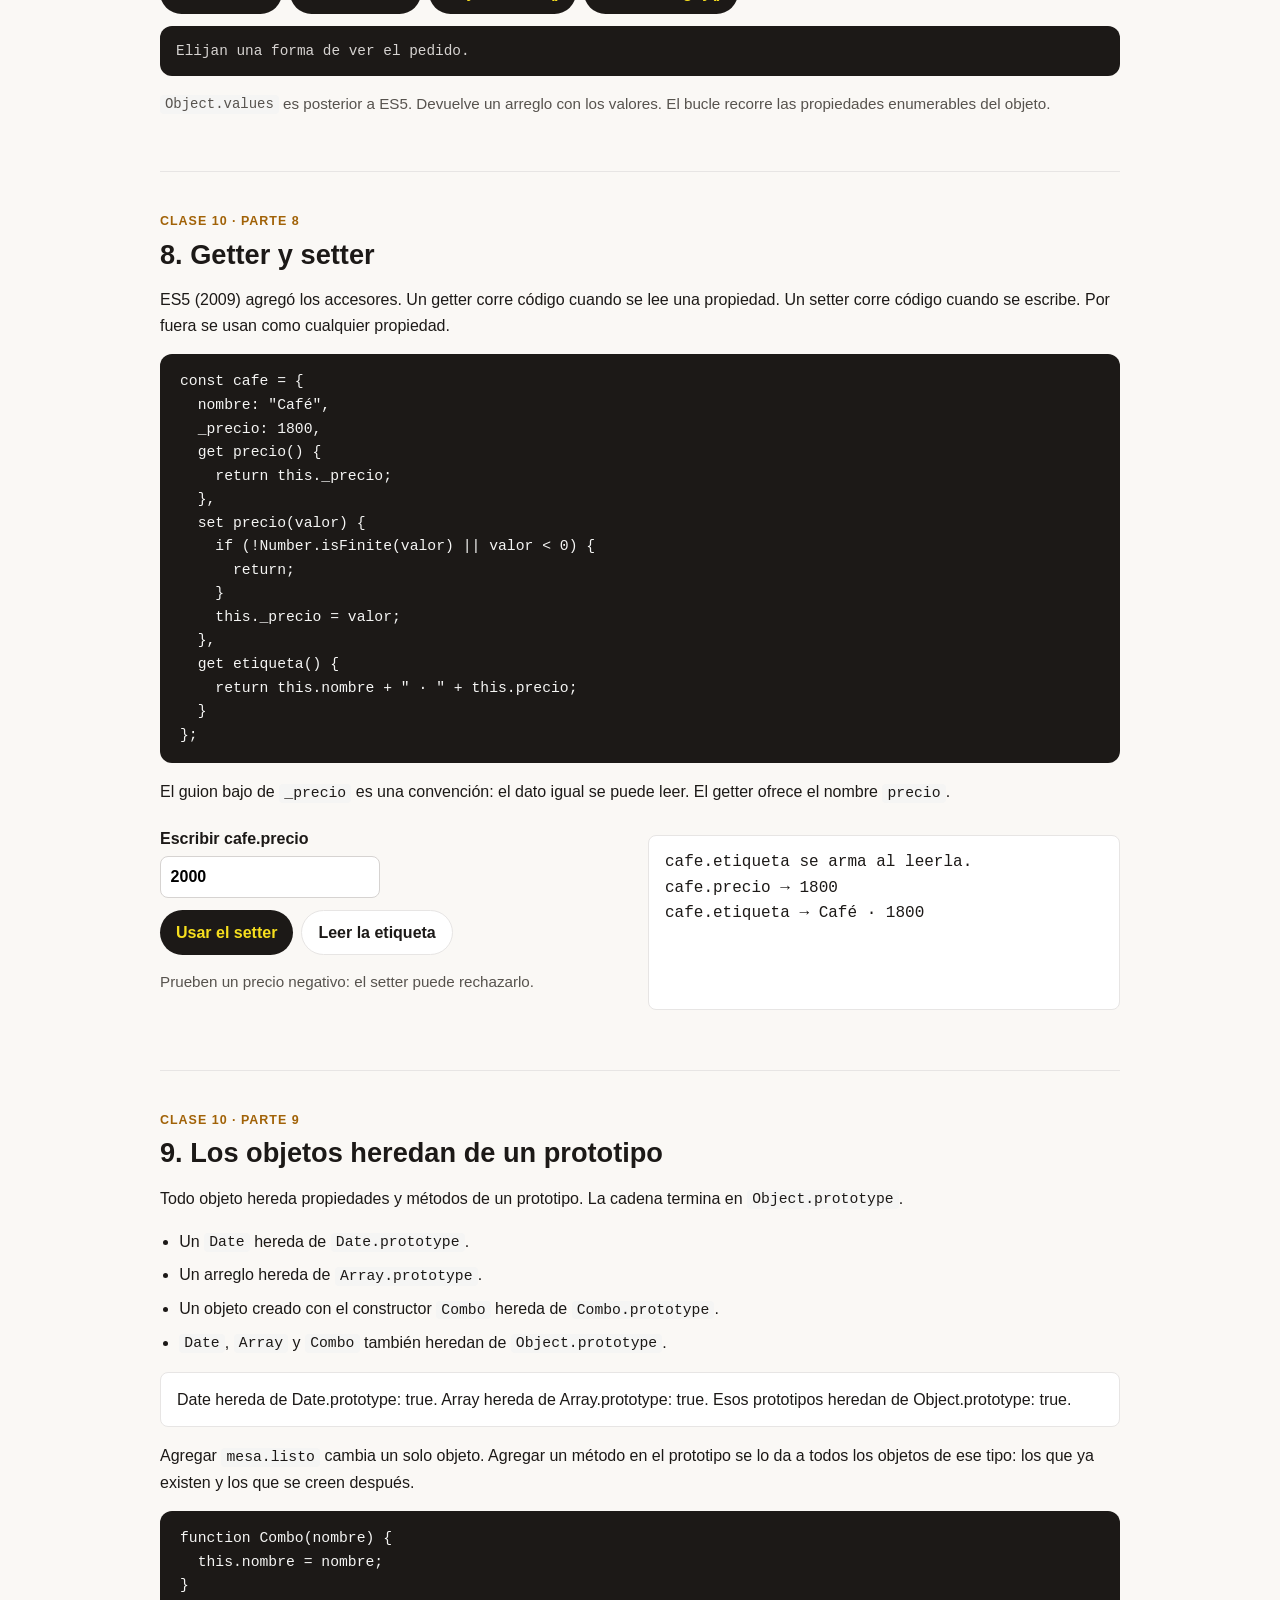
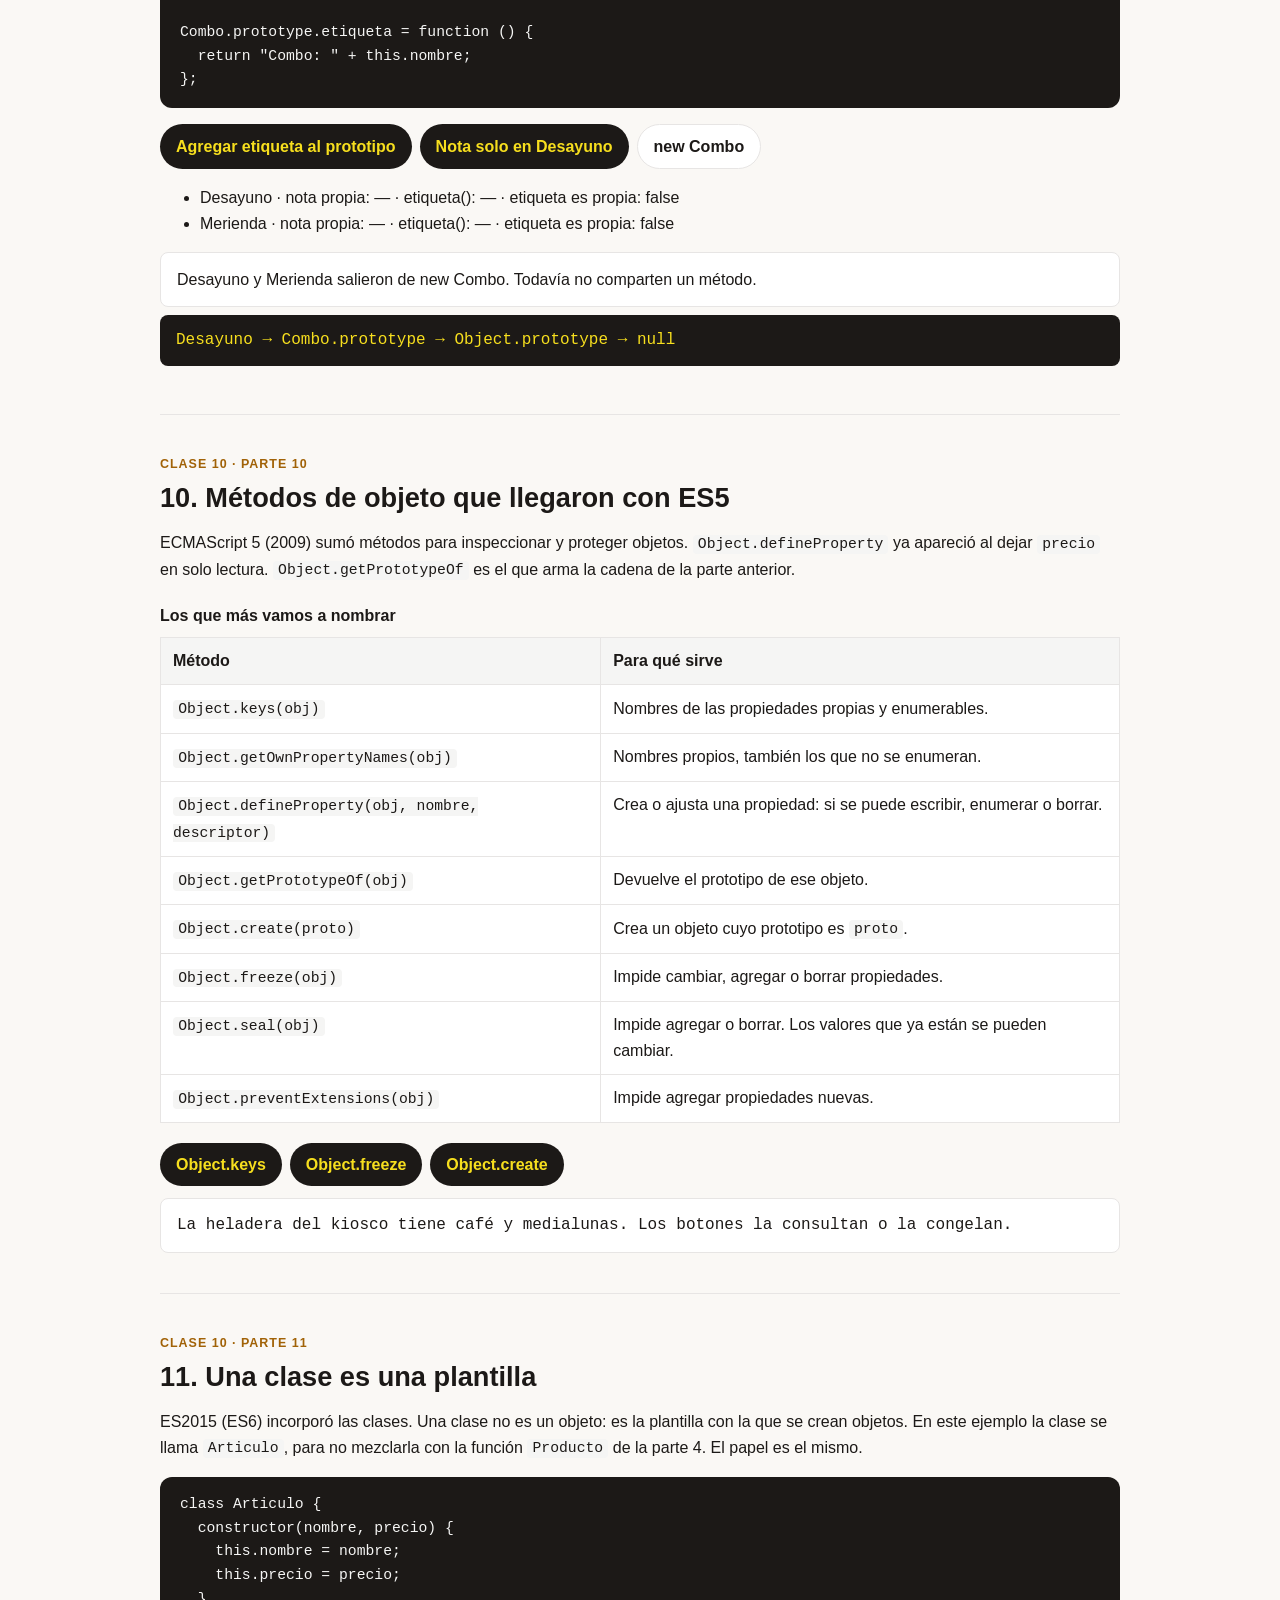
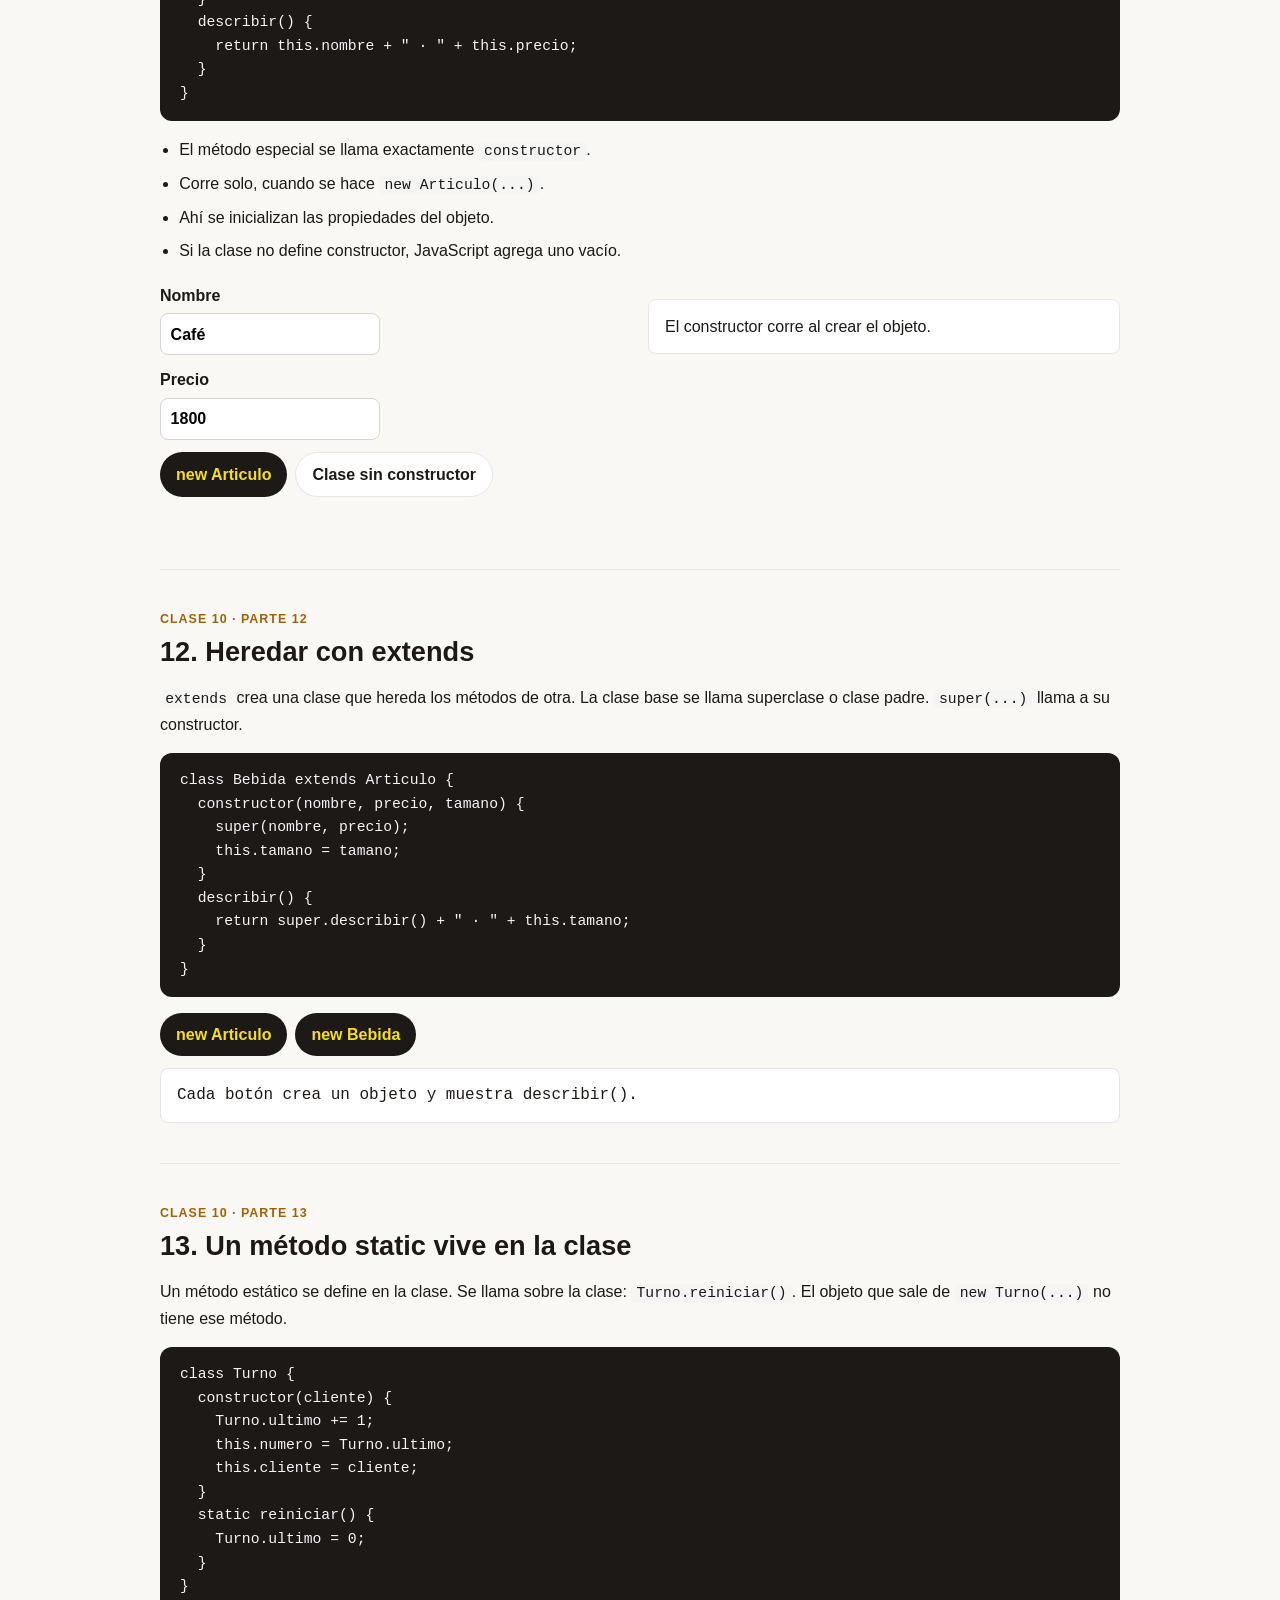
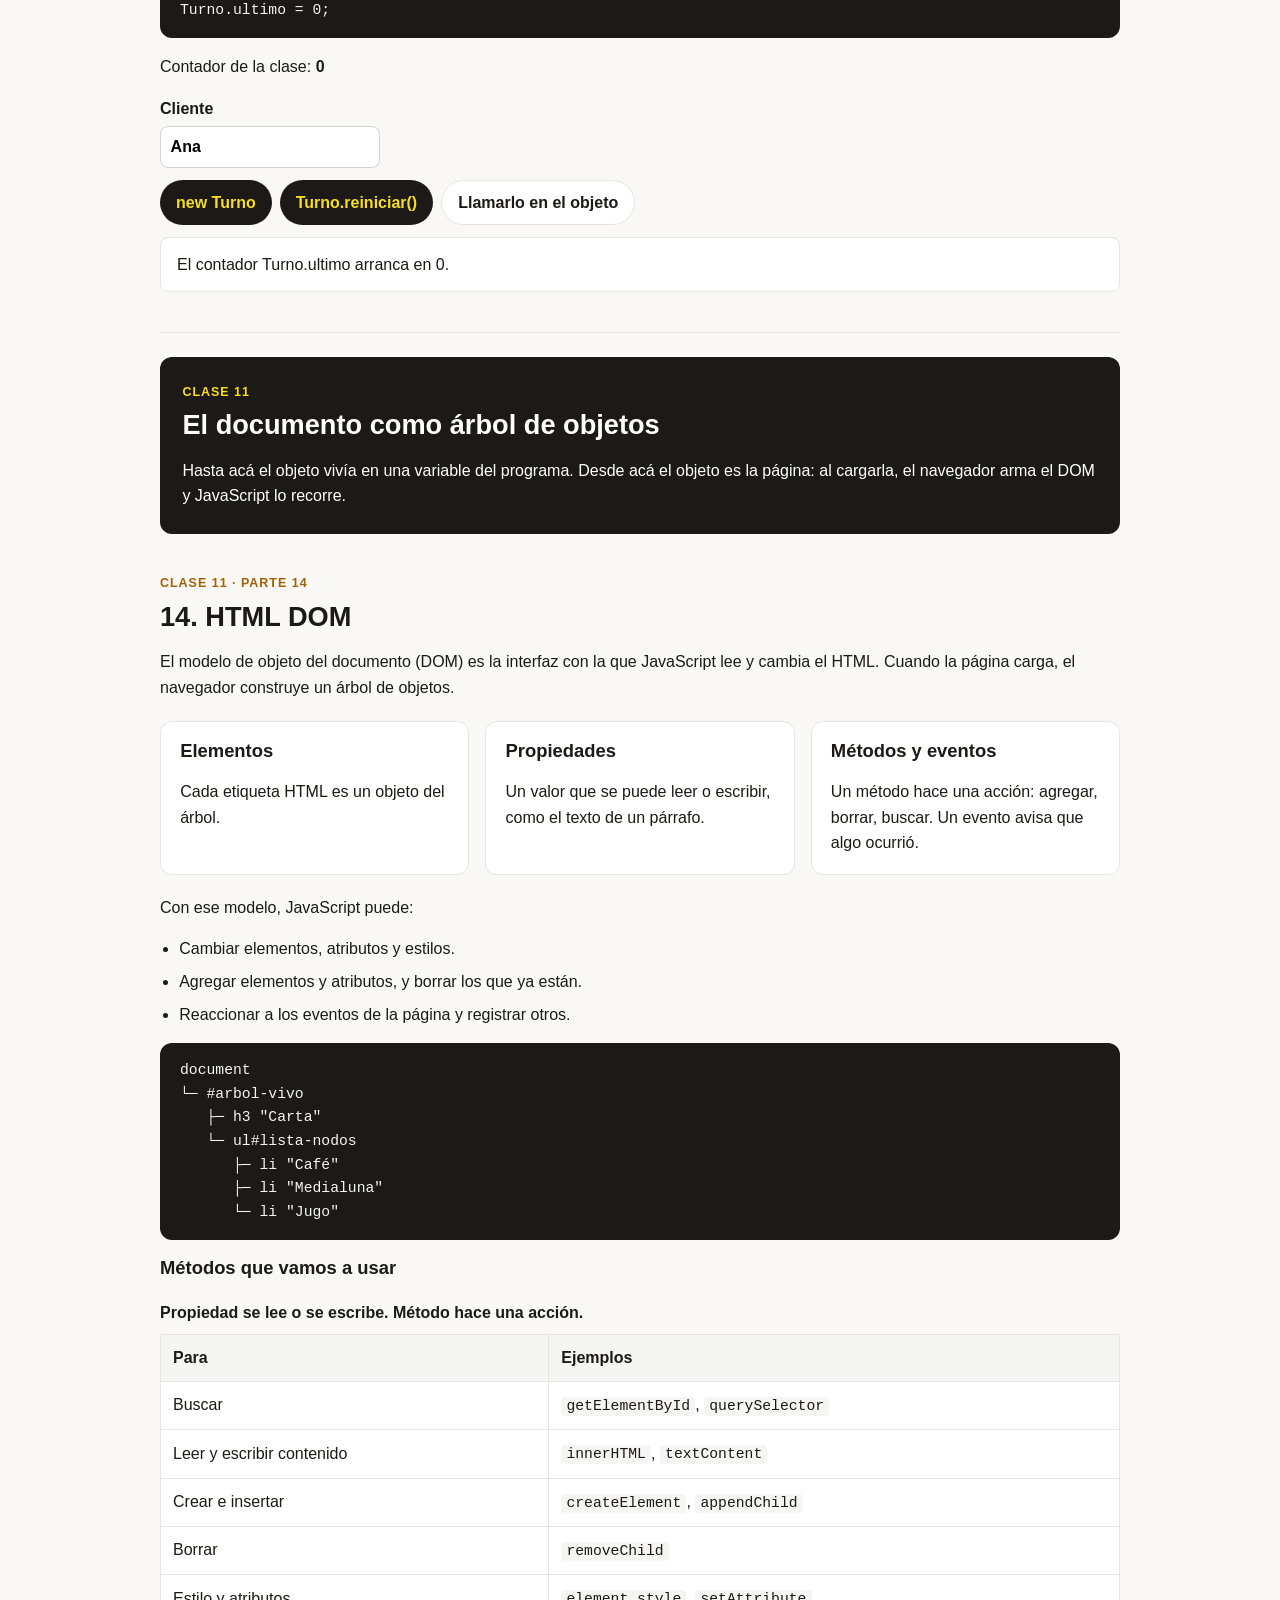
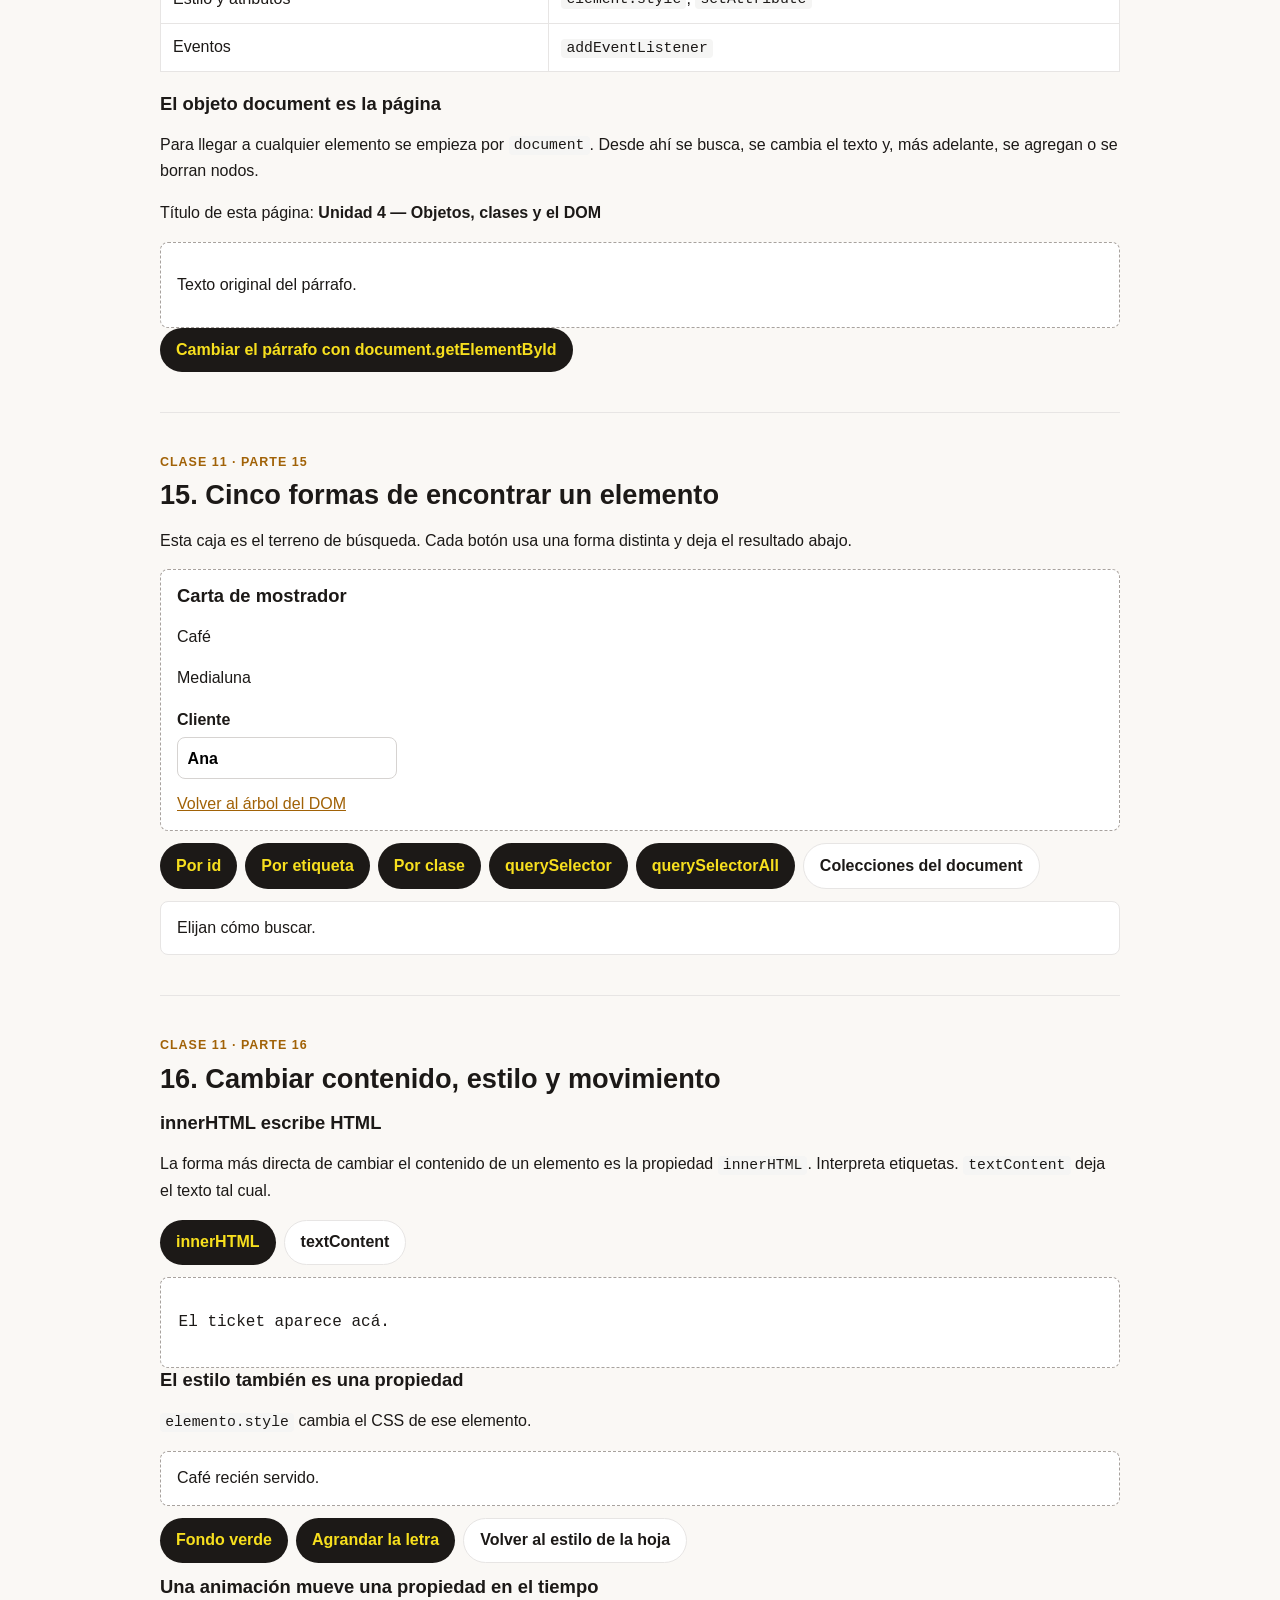
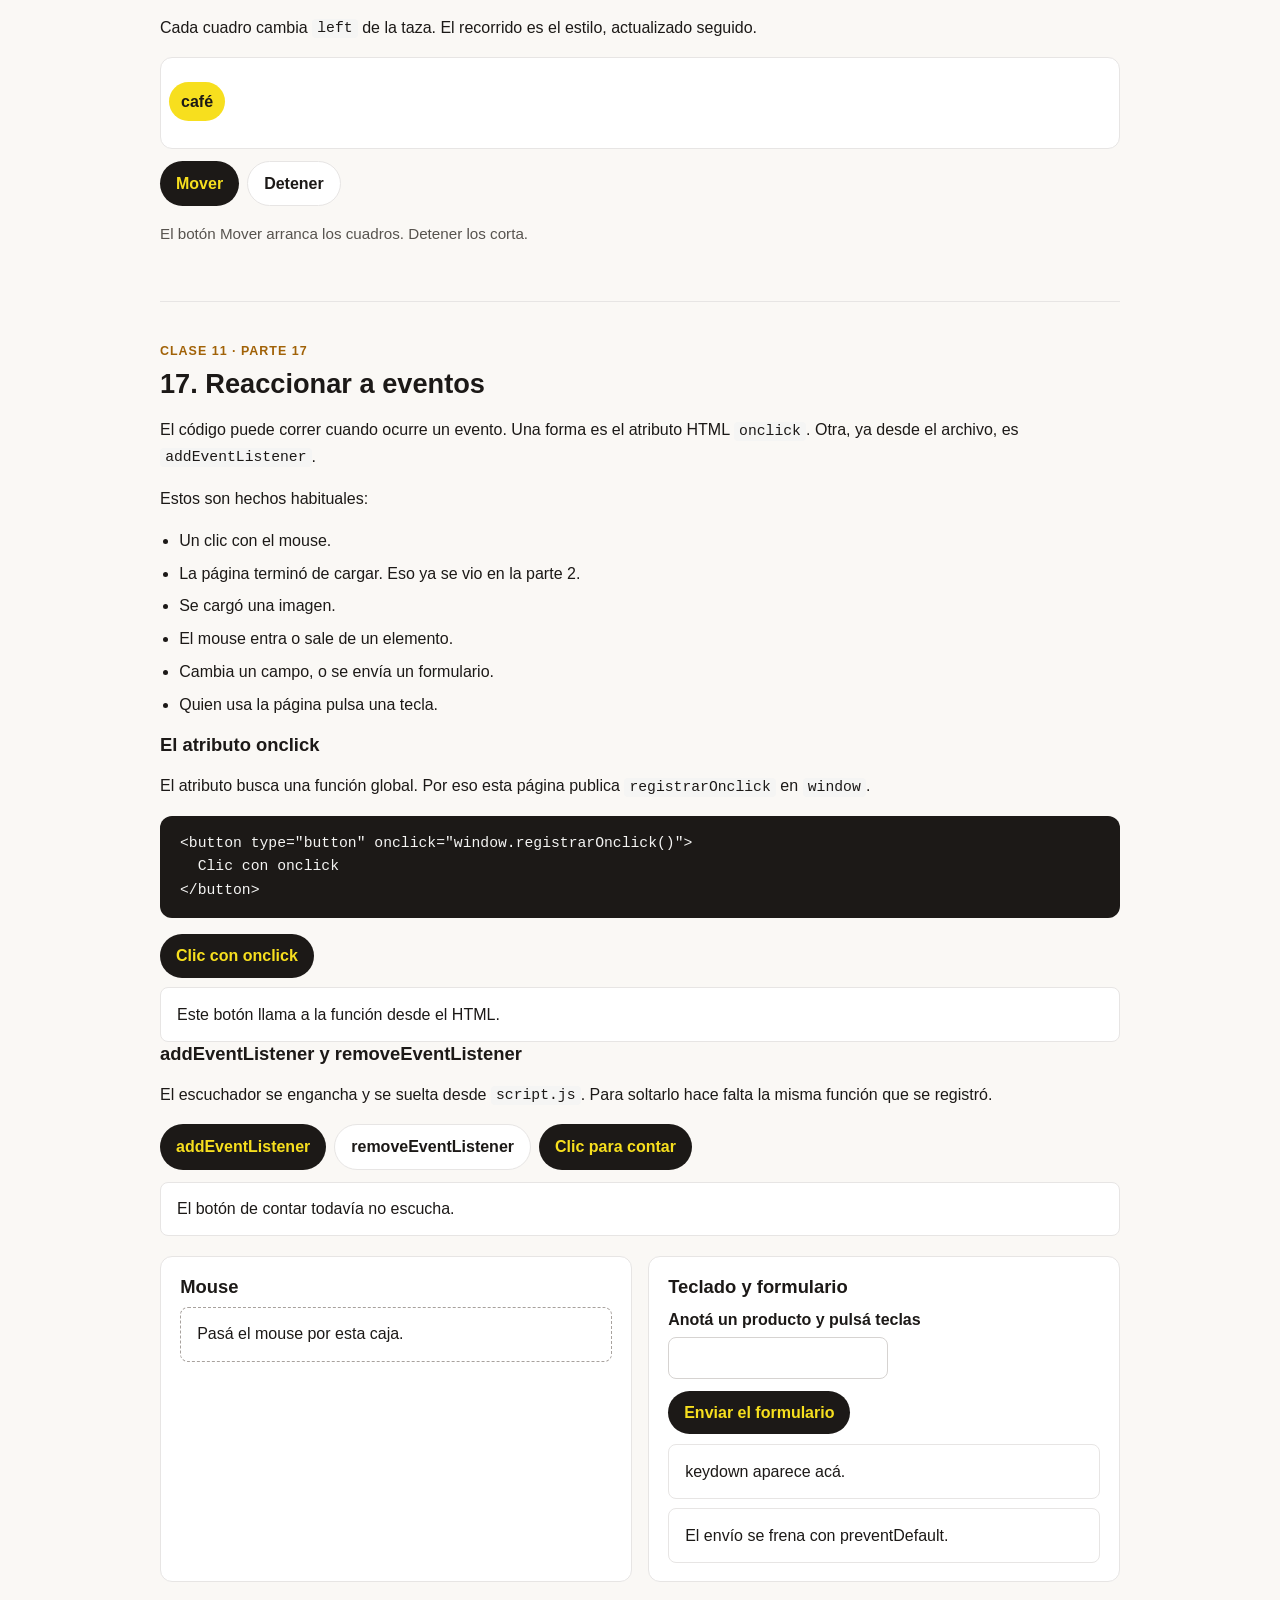
<file: Unidad 4/Clase 10 - 11/index.html>
<!DOCTYPE html>
<html lang="es">
<head>
    <meta charset="UTF-8">
    <meta name="viewport" content="width=device-width, initial-scale=1.0">
    <title>Unidad 4 — Objetos, clases y el DOM</title>
    <link rel="stylesheet" href="styles.css">
</head>
<body>
    <header class="site-header">
        <div class="header-bar">
            <p class="eyebrow">Introducción a la Programación Web · Unidad 4 · Clases 10 y 11</p>
            <h1>Objetos, clases y el DOM</h1>
            <p class="header-lead">
                Un objeto junta varios datos con nombre. Una clase es el molde para crear muchos objetos iguales.
                El DOM es el árbol de la página, y los eventos son la forma de reaccionar.
            </p>
        </div>
        <nav class="site-nav" aria-label="Secciones de la clase">
            <a href="#objetivos">Objetivos</a>
            <p class="nav-label">Clase 10 · Objetos</p>
            <a href="#objetos">Objetos</a>
            <a href="#eventos">Eventos</a>
            <a href="#primitivos">Primitivos</a>
            <a href="#constructores">Constructores</a>
            <a href="#propiedades">Propiedades</a>
            <a href="#metodos">Métodos</a>
            <a href="#mostrar">Mostrar</a>
            <a href="#accesores">Accesores</a>
            <a href="#prototipos">Prototipos</a>
            <a href="#es5">ES5</a>
            <a href="#clases">Clases</a>
            <a href="#herencia">Herencia</a>
            <a href="#estaticos">Estáticos</a>
            <p class="nav-label">Clase 11 · DOM</p>
            <a href="#dom">DOM</a>
            <a href="#acceso">Acceso</a>
            <a href="#cambios">Cambiar</a>
            <a href="#escucha">Escuchar</a>
            <a href="#nodos">Nodos</a>
            <a href="#practica">Práctica</a>
        </nav>
    </header>

    <main>
        <section id="objetivos" class="section">
            <p class="kicker">Antes de empezar</p>
            <h2>Objetivos</h2>
            <p>Estas dos clases siguen a la introducción de JavaScript. Al terminar, con el kiosco como ejemplo, deberían poder:</p>
            <h3>Clase 10. Objetos y clases</h3>
            <ul class="objective-list">
                <li>Crear un objeto con pares <code>nombre: valor</code> y leer sus propiedades.</li>
                <li>Distinguir un valor primitivo de un objeto, y nombrar los 7 primitivos.</li>
                <li>Crear objetos con una función constructora y con <code>new</code>.</li>
                <li>Explicar a qué objeto apunta <code>this</code> cuando se llama un método.</li>
                <li>Usar un getter y un setter al leer o escribir una propiedad.</li>
                <li>Agregar un método al prototipo para que lo compartan los objetos de ese tipo.</li>
                <li>Definir una clase, heredar con <code>extends</code> y llamar un método <code>static</code> sobre la clase.</li>
            </ul>
            <h3>Clase 11. El documento</h3>
            <ul class="objective-list">
                <li>Explicar qué arma el navegador cuando carga la página: el árbol del DOM.</li>
                <li>Encontrar un elemento por id, etiqueta, clase, selector o colección.</li>
                <li>Cambiar el contenido, el estilo y los nodos de la página.</li>
                <li>Reaccionar a un evento con un atributo <code>onclick</code> y con <code>addEventListener</code>.</li>
                <li>Distinguir una <code>HTMLCollection</code> viva de un <code>NodeList</code> fijo.</li>
            </ul>
        </section>

        <section id="objetos" class="section">
            <p class="kicker">Clase 10 · Parte 1</p>
            <h2>1. Un objeto guarda muchos valores</h2>
            <p>
                Un objeto también se guarda en una variable. Adentro puede haber varios datos.
                Cada dato es un par <strong>nombre: valor</strong>. El nombre y el valor se separan con dos puntos.
            </p>
            <pre><code>const producto = {
  nombre: "café",
  precio: 1800,
  disponible: true
};</code></pre>
            <p><code>producto</code> es una variable. Adentro hay tres pares. <code>typeof producto</code> es <code>"object"</code>.</p>
            <div class="btn-row">
                <button type="button" class="btn" data-prop="nombre">producto.nombre</button>
                <button type="button" class="btn" data-prop="precio">producto.precio</button>
                <button type="button" class="btn" data-prop="disponible">producto.disponible</button>
            </div>
            <p class="salida mono" id="salida-objeto" aria-live="polite">Elijan una propiedad.</p>
            <aside class="callout">
                <p class="callout-title">Para preguntar en clase</p>
                <p>¿Cuántos valores guarda la variable <code>producto</code>, y cómo se llama cada uno?</p>
            </aside>
        </section>

        <section id="eventos" class="section">
            <p class="kicker">Clase 10 · Parte 2</p>
            <h2>2. Un evento es algo que sucede</h2>
            <p>
                Un evento HTML se dispara cuando le pasa algo a un elemento, al navegador o por una acción de quien usa la página.
                JavaScript puede ejecutar código en ese momento.
            </p>
            <div class="grid-3">
                <article class="card">
                    <h3>La página cargó</h3>
                    <p id="aviso-carga">Esperando el evento load…</p>
                </article>
                <article class="card">
                    <h3>Cambió un campo</h3>
                    <label class="field">Producto
                        <input type="text" id="campo-cambio" value="café" autocomplete="off">
                    </label>
                    <p class="hint">El evento <code>change</code> se confirma al salir del campo.</p>
                    <p class="salida" id="salida-cambio" aria-live="polite">Todavía no hubo un change.</p>
                </article>
                <article class="card">
                    <h3>Clic en un botón</h3>
                    <button type="button" class="btn" id="btn-clic-simple">Pedir un café</button>
                    <p class="salida" id="salida-clic-simple" aria-live="polite">Todavía no hubo un click.</p>
                </article>
            </div>
            <aside class="callout">
                <p>HTML también deja escribir el código en un atributo del elemento, por ejemplo <code>onclick</code>. Eso lo vemos en la clase 11, junto con <code>addEventListener</code>.</p>
            </aside>
        </section>

        <section id="primitivos" class="section">
            <p class="kicker">Clase 10 · Parte 3</p>
            <h2>3. Casi todo es un objeto</h2>
            <p>
                Un valor primitivo no tiene propiedades ni métodos. <code>3.14</code> es un primitivo: es el número, y nada más.
                Todo lo demás es un objeto.
            </p>
            <p>JavaScript define 7 primitivos:</p>
            <ul class="tag-list">
                <li>string</li>
                <li>number</li>
                <li>boolean</li>
                <li>null</li>
                <li>undefined</li>
                <li>symbol</li>
                <li>bigint</li>
            </ul>

            <article class="card type-panel">
                <p class="hint">Paso <span id="prim-indice">1 / 7</span>. En cada paso la variable se llama <code>dato</code>.</p>
                <p class="type-code" id="prim-codigo">const dato = "café";</p>
                <p>Valor: <strong id="prim-valor">café</strong></p>
                <p><code>typeof dato</code> → <span class="pill" id="prim-typeof">string</span></p>
                <p>Primitivo: <strong id="prim-nombre">string</strong></p>
                <p id="prim-nota"></p>
                <div class="btn-row">
                    <button type="button" class="btn" id="btn-prim-siguiente">Siguiente primitivo</button>
                    <button type="button" class="btn btn-light" id="btn-prim-reiniciar">Volver al string</button>
                </div>
            </article>

            <h3>Con <code>new</code>, un primitivo pasa a ser objeto</h3>
            <p>
                Un booleano, un número o un texto siguen siendo primitivos si se escriben directo.
                Con la palabra clave <code>new</code> se crea un objeto que los envuelve.
            </p>
            <button type="button" class="btn" id="btn-new-objeto">Comparar primitivo y new</button>
            <p class="salida mono" id="salida-new" aria-live="polite">El resultado de typeof aparece acá.</p>

            <h3>Estos son siempre objetos</h3>
            <div class="obj-grid" id="siempre-objetos"></div>
        </section>

        <section id="constructores" class="section">
            <p class="kicker">Clase 10 · Parte 4</p>
            <h2>4. Un constructor es el molde</h2>
            <p>
                A veces hace falta un modelo para crear muchos objetos del mismo tipo.
                Ese modelo es una función constructora. Por convención, el nombre empieza con mayúscula.
                Los objetos se crean llamándola con <code>new</code>.
            </p>
            <pre><code>function Producto(nombre, precio) {
  this.nombre = nombre;
  this.precio = precio;
}

const cafe = new Producto("Café", 1800);</code></pre>
            <p>
                Dentro del constructor, <code>this</code> es el objeto nuevo.
                <code>this.nombre = nombre</code> guarda el dato en ese objeto.
            </p>
            <div class="grid-2">
                <div>
                    <label class="field">Nombre
                        <input type="text" id="ctor-nombre" value="Café" autocomplete="off">
                    </label>
                    <label class="field">Precio
                        <input type="number" id="ctor-precio" min="0" value="1800">
                    </label>
                    <div class="btn-row">
                        <button type="button" class="btn" id="btn-construir">new Producto</button>
                        <button type="button" class="btn btn-light" id="btn-sin-new">Llamar sin new</button>
                        <button type="button" class="btn btn-light" id="btn-ctor-limpiar">Vaciar la lista</button>
                    </div>
                </div>
                <div>
                    <ul id="lista-ctor"></ul>
                    <p class="salida" id="salida-ctor" aria-live="polite"></p>
                </div>
            </div>
        </section>

        <section id="propiedades" class="section">
            <p class="kicker">Clase 10 · Parte 5</p>
            <h2>5. Las propiedades son el estado</h2>
            <p>
                Una propiedad es un valor asociado a un objeto. El objeto es una colección de propiedades.
                En general se pueden leer, cambiar, agregar y borrar. Algunas quedan de solo lectura.
            </p>
            <p>Hay tres formas de llegar a una propiedad:</p>
            <pre><code>mesa.cliente
mesa["producto"]
mesa[expresion]</code></pre>
            <div class="grid-2">
                <div>
                    <label class="field">Nombre para mesa[expresion]
                        <input type="text" id="expr-prop" value="precio" autocomplete="off">
                    </label>
                    <label class="field">Nuevo precio
                        <input type="number" id="mesa-precio" min="0" value="2000">
                    </label>
                    <div class="btn-row">
                        <button type="button" class="btn" id="btn-mesa-precio">mesa.precio = …</button>
                        <button type="button" class="btn" id="btn-mesa-agregar">mesa.listo = true</button>
                        <button type="button" class="btn btn-light" id="btn-mesa-borrar">delete mesa.listo</button>
                        <button type="button" class="btn btn-light" id="btn-mesa-readonly">Dejar precio solo lectura</button>
                        <button type="button" class="btn btn-light" id="btn-mesa-reset">Reiniciar el objeto</button>
                    </div>
                </div>
                <div>
                    <p class="salida mono" id="mesa-lecturas" aria-live="polite"></p>
                    <div class="console compact" id="mesa-json"></div>
                    <p class="hint" id="mesa-nota"></p>
                </div>
            </div>
        </section>

        <section id="metodos" class="section">
            <p class="kicker">Clase 10 · Parte 6</p>
            <h2>6. Un método es una propiedad con una función</h2>
            <p>
                Un método es una propiedad cuyo valor es una función.
                <code>this</code> apunta a un objeto, y cuál sea depende de cómo se invoque.
            </p>
            <pre><code>const caja = {
  local: "El Break",
  total: 2700,
  resumen: function () {
    return this.local + ": " + this.total;
  }
};

caja.resumen();</code></pre>
            <div class="btn-row">
                <button type="button" class="btn" id="btn-metodo">caja.resumen()</button>
                <button type="button" class="btn btn-light" id="btn-this-suelto">Sacar la función del objeto</button>
            </div>
            <p class="salida mono" id="salida-this" aria-live="polite">La llamada muestra a qué objeto apunta this.</p>
            <aside class="callout">
                <p class="callout-title">Para preguntar en clase</p>
                <p>En <code>caja.resumen()</code>, ¿qué objeto es <code>this</code>?</p>
            </aside>
        </section>

        <section id="mostrar" class="section">
            <p class="kicker">Clase 10 · Parte 7</p>
            <h2>7. Cuatro formas de ver el objeto</h2>
            <p>El pedido de Ana está en un objeto. Estas son cuatro maneras habituales de mostrar su estado.</p>
            <pre><code>const pedido = {
  cliente: "Ana",
  producto: "café",
  cantidad: 2
};</code></pre>
            <div class="btn-row">
                <button type="button" class="btn" id="btn-ver-nombre">Por nombre</button>
                <button type="button" class="btn" id="btn-ver-bucle">Bucle for…in</button>
                <button type="button" class="btn" id="btn-ver-values">Object.values()</button>
                <button type="button" class="btn" id="btn-ver-json">JSON.stringify()</button>
            </div>
            <div class="console compact" id="salida-ver" aria-live="polite">Elijan una forma de ver el pedido.</div>
            <p class="hint"><code>Object.values</code> es posterior a ES5. Devuelve un arreglo con los valores. El bucle recorre las propiedades enumerables del objeto.</p>
        </section>

        <section id="accesores" class="section">
            <p class="kicker">Clase 10 · Parte 8</p>
            <h2>8. Getter y setter</h2>
            <p>
                ES5 (2009) agregó los accesores. Un getter corre código cuando se lee una propiedad.
                Un setter corre código cuando se escribe. Por fuera se usan como cualquier propiedad.
            </p>
            <pre><code>const cafe = {
  nombre: "Café",
  _precio: 1800,
  get precio() {
    return this._precio;
  },
  set precio(valor) {
    if (!Number.isFinite(valor) || valor &lt; 0) {
      return;
    }
    this._precio = valor;
  },
  get etiqueta() {
    return this.nombre + " · " + this.precio;
  }
};</code></pre>
            <p>El guion bajo de <code>_precio</code> es una convención: el dato igual se puede leer. El getter ofrece el nombre <code>precio</code>.</p>
            <div class="grid-2">
                <div>
                    <label class="field">Escribir cafe.precio
                        <input type="number" id="precio-set" value="2000">
                    </label>
                    <div class="btn-row">
                        <button type="button" class="btn" id="btn-set-precio">Usar el setter</button>
                        <button type="button" class="btn btn-light" id="btn-get-etiqueta">Leer la etiqueta</button>
                    </div>
                    <p class="hint">Prueben un precio negativo: el setter puede rechazarlo.</p>
                </div>
                <p class="salida mono" id="salida-accesor" aria-live="polite">La etiqueta se arma cada vez que se lee.</p>
            </div>
        </section>

        <section id="prototipos" class="section">
            <p class="kicker">Clase 10 · Parte 9</p>
            <h2>9. Los objetos heredan de un prototipo</h2>
            <p>Todo objeto hereda propiedades y métodos de un prototipo. La cadena termina en <code>Object.prototype</code>.</p>
            <ul class="steps">
                <li>Un <code>Date</code> hereda de <code>Date.prototype</code>.</li>
                <li>Un arreglo hereda de <code>Array.prototype</code>.</li>
                <li>Un objeto creado con el constructor <code>Combo</code> hereda de <code>Combo.prototype</code>.</li>
                <li><code>Date</code>, <code>Array</code> y <code>Combo</code> también heredan de <code>Object.prototype</code>.</li>
            </ul>
            <p class="salida" id="cadena-nativos" aria-live="polite"></p>
            <p>
                Agregar <code>mesa.listo</code> cambia un solo objeto.
                Agregar un método en el prototipo se lo da a todos los objetos de ese tipo: los que ya existen y los que se creen después.
            </p>
            <pre><code>function Combo(nombre) {
  this.nombre = nombre;
}

Combo.prototype.etiqueta = function () {
  return "Combo: " + this.nombre;
};</code></pre>
            <div class="btn-row">
                <button type="button" class="btn" id="btn-proto-etiqueta">Agregar etiqueta al prototipo</button>
                <button type="button" class="btn" id="btn-proto-nota">Nota solo en Desayuno</button>
                <button type="button" class="btn btn-light" id="btn-proto-nuevo">new Combo</button>
            </div>
            <ul id="lista-combos"></ul>
            <p class="salida" id="combo-nota" aria-live="polite"></p>
            <p class="formula" id="cadena-proto"></p>
        </section>

        <section id="es5" class="section">
            <p class="kicker">Clase 10 · Parte 10</p>
            <h2>10. Métodos de objeto que llegaron con ES5</h2>
            <p>
                ECMAScript 5 (2009) sumó métodos para inspeccionar y proteger objetos.
                <code>Object.defineProperty</code> ya apareció al dejar <code>precio</code> en solo lectura.
                <code>Object.getPrototypeOf</code> es el que arma la cadena de la parte anterior.
            </p>
            <div class="table-wrap">
                <table>
                    <caption>Los que más vamos a nombrar</caption>
                    <thead>
                        <tr>
                            <th>Método</th>
                            <th>Para qué sirve</th>
                        </tr>
                    </thead>
                    <tbody>
                        <tr>
                            <td><code>Object.keys(obj)</code></td>
                            <td>Nombres de las propiedades propias y enumerables.</td>
                        </tr>
                        <tr>
                            <td><code>Object.getOwnPropertyNames(obj)</code></td>
                            <td>Nombres propios, también los que no se enumeran.</td>
                        </tr>
                        <tr>
                            <td><code>Object.defineProperty(obj, nombre, descriptor)</code></td>
                            <td>Crea o ajusta una propiedad: si se puede escribir, enumerar o borrar.</td>
                        </tr>
                        <tr>
                            <td><code>Object.getPrototypeOf(obj)</code></td>
                            <td>Devuelve el prototipo de ese objeto.</td>
                        </tr>
                        <tr>
                            <td><code>Object.create(proto)</code></td>
                            <td>Crea un objeto cuyo prototipo es <code>proto</code>.</td>
                        </tr>
                        <tr>
                            <td><code>Object.freeze(obj)</code></td>
                            <td>Impide cambiar, agregar o borrar propiedades.</td>
                        </tr>
                        <tr>
                            <td><code>Object.seal(obj)</code></td>
                            <td>Impide agregar o borrar. Los valores que ya están se pueden cambiar.</td>
                        </tr>
                        <tr>
                            <td><code>Object.preventExtensions(obj)</code></td>
                            <td>Impide agregar propiedades nuevas.</td>
                        </tr>
                    </tbody>
                </table>
            </div>
            <div class="btn-row">
                <button type="button" class="btn" id="btn-keys">Object.keys</button>
                <button type="button" class="btn" id="btn-freeze">Object.freeze</button>
                <button type="button" class="btn" id="btn-create">Object.create</button>
            </div>
            <p class="salida mono" id="salida-es5" aria-live="polite">La heladera del kiosco tiene café y medialunas. Los botones la consultan o la congelan.</p>
        </section>

        <section id="clases" class="section">
            <p class="kicker">Clase 10 · Parte 11</p>
            <h2>11. Una clase es una plantilla</h2>
            <p>
                ES2015 (ES6) incorporó las clases. Una clase no es un objeto: es la plantilla con la que se crean objetos.
                En este ejemplo la clase se llama <code>Articulo</code>, para no mezclarla con la función <code>Producto</code> de la parte 4. El papel es el mismo.
            </p>
            <pre><code>class Articulo {
  constructor(nombre, precio) {
    this.nombre = nombre;
    this.precio = precio;
  }
  describir() {
    return this.nombre + " · " + this.precio;
  }
}</code></pre>
            <ul class="steps">
                <li>El método especial se llama exactamente <code>constructor</code>.</li>
                <li>Corre solo, cuando se hace <code>new Articulo(...)</code>.</li>
                <li>Ahí se inicializan las propiedades del objeto.</li>
                <li>Si la clase no define constructor, JavaScript agrega uno vacío.</li>
            </ul>
            <div class="grid-2">
                <div>
                    <label class="field">Nombre
                        <input type="text" id="clase-nombre" value="Café" autocomplete="off">
                    </label>
                    <label class="field">Precio
                        <input type="number" id="clase-precio" min="0" value="1800">
                    </label>
                    <div class="btn-row">
                        <button type="button" class="btn" id="btn-clase">new Articulo</button>
                        <button type="button" class="btn btn-light" id="btn-clase-vacia">Clase sin constructor</button>
                    </div>
                </div>
                <div>
                    <ul id="lista-clase"></ul>
                    <p class="salida" id="salida-clase" aria-live="polite">El constructor corre al crear el objeto.</p>
                </div>
            </div>
        </section>

        <section id="herencia" class="section">
            <p class="kicker">Clase 10 · Parte 12</p>
            <h2>12. Heredar con extends</h2>
            <p>
                <code>extends</code> crea una clase que hereda los métodos de otra.
                La clase base se llama superclase o clase padre. <code>super(...)</code> llama a su constructor.
            </p>
            <pre><code>class Bebida extends Articulo {
  constructor(nombre, precio, tamano) {
    super(nombre, precio);
    this.tamano = tamano;
  }
  describir() {
    return super.describir() + " · " + this.tamano;
  }
}</code></pre>
            <div class="btn-row">
                <button type="button" class="btn" id="btn-her-articulo">new Articulo</button>
                <button type="button" class="btn" id="btn-her-bebida">new Bebida</button>
            </div>
            <p class="salida mono" id="salida-herencia" aria-live="polite">Cada botón crea un objeto y muestra describir().</p>
        </section>

        <section id="estaticos" class="section">
            <p class="kicker">Clase 10 · Parte 13</p>
            <h2>13. Un método static vive en la clase</h2>
            <p>
                Un método estático se define en la clase. Se llama sobre la clase: <code>Turno.reiniciar()</code>.
                El objeto que sale de <code>new Turno(...)</code> no tiene ese método.
            </p>
            <pre><code>class Turno {
  constructor(cliente) {
    Turno.ultimo += 1;
    this.numero = Turno.ultimo;
    this.cliente = cliente;
  }
  static reiniciar() {
    Turno.ultimo = 0;
  }
}
Turno.ultimo = 0;</code></pre>
            <p>Contador de la clase: <strong id="turno-contador">0</strong></p>
            <label class="field">Cliente
                <input type="text" id="turno-cliente" value="Ana" autocomplete="off">
            </label>
            <div class="btn-row">
                <button type="button" class="btn" id="btn-turno">new Turno</button>
                <button type="button" class="btn" id="btn-turno-reset">Turno.reiniciar()</button>
                <button type="button" class="btn btn-light" id="btn-turno-instancia">Llamarlo en el objeto</button>
            </div>
            <p class="salida" id="salida-turno" aria-live="polite">El número de turno lo lleva la clase.</p>
        </section>

        <section id="clase-11" class="section class-break">
            <p class="kicker">Clase 11</p>
            <h2>El documento como árbol de objetos</h2>
            <p>
                Hasta acá el objeto vivía en una variable del programa.
                Desde acá el objeto es la página: al cargarla, el navegador arma el DOM y JavaScript lo recorre.
            </p>
        </section>

        <section id="dom" class="section">
            <p class="kicker">Clase 11 · Parte 14</p>
            <h2>14. HTML DOM</h2>
            <p>
                El modelo de objeto del documento (DOM) es la interfaz con la que JavaScript lee y cambia el HTML.
                Cuando la página carga, el navegador construye un árbol de objetos.
            </p>
            <div class="grid-3">
                <article class="card">
                    <h3>Elementos</h3>
                    <p>Cada etiqueta HTML es un objeto del árbol.</p>
                </article>
                <article class="card">
                    <h3>Propiedades</h3>
                    <p>Un valor que se puede leer o escribir, como el texto de un párrafo.</p>
                </article>
                <article class="card">
                    <h3>Métodos y eventos</h3>
                    <p>Un método hace una acción: agregar, borrar, buscar. Un evento avisa que algo ocurrió.</p>
                </article>
            </div>
            <p>Con ese modelo, JavaScript puede:</p>
            <ul class="steps">
                <li>Cambiar elementos, atributos y estilos.</li>
                <li>Agregar elementos y atributos, y borrar los que ya están.</li>
                <li>Reaccionar a los eventos de la página y registrar otros.</li>
            </ul>
            <pre><code>document
└─ #arbol-vivo
   ├─ h3 "Carta"
   └─ ul#lista-nodos
      ├─ li "Café"
      ├─ li "Medialuna"
      └─ li "Jugo"</code></pre>

            <h3>Métodos que vamos a usar</h3>
            <div class="table-wrap">
                <table>
                    <caption>Propiedad se lee o se escribe. Método hace una acción.</caption>
                    <thead>
                        <tr>
                            <th>Para</th>
                            <th>Ejemplos</th>
                        </tr>
                    </thead>
                    <tbody>
                        <tr>
                            <td>Buscar</td>
                            <td><code>getElementById</code>, <code>querySelector</code></td>
                        </tr>
                        <tr>
                            <td>Leer y escribir contenido</td>
                            <td><code>innerHTML</code>, <code>textContent</code></td>
                        </tr>
                        <tr>
                            <td>Crear e insertar</td>
                            <td><code>createElement</code>, <code>appendChild</code></td>
                        </tr>
                        <tr>
                            <td>Borrar</td>
                            <td><code>removeChild</code></td>
                        </tr>
                        <tr>
                            <td>Estilo y atributos</td>
                            <td><code>element.style</code>, <code>setAttribute</code></td>
                        </tr>
                        <tr>
                            <td>Eventos</td>
                            <td><code>addEventListener</code></td>
                        </tr>
                    </tbody>
                </table>
            </div>

            <h3 id="documento">El objeto document es la página</h3>
            <p>
                Para llegar a cualquier elemento se empieza por <code>document</code>.
                Desde ahí se busca, se cambia el texto y, más adelante, se agregan o se borran nodos.
            </p>
            <p>Título de esta página: <strong id="doc-titulo"></strong></p>
            <div class="dom-box">
                <p id="doc-muestra">Texto original del párrafo.</p>
            </div>
            <button type="button" class="btn" id="btn-doc">Cambiar el párrafo con document.getElementById</button>
        </section>

        <section id="acceso" class="section">
            <p class="kicker">Clase 11 · Parte 15</p>
            <h2>15. Cinco formas de encontrar un elemento</h2>
            <p>Esta caja es el terreno de búsqueda. Cada botón usa una forma distinta y deja el resultado abajo.</p>
            <div class="dom-box" id="caja-busqueda">
                <h3 id="titulo-busqueda">Carta de mostrador</h3>
                <p class="pieza-busqueda">Café</p>
                <p class="pieza-busqueda">Medialuna</p>
                <form id="form-busqueda" name="formBusqueda" action="#acceso">
                    <label class="field">Cliente
                        <input type="text" name="cliente" value="Ana" autocomplete="off">
                    </label>
                </form>
                <a href="#dom">Volver al árbol del DOM</a>
            </div>
            <div class="btn-row">
                <button type="button" class="btn" id="btn-acc-id">Por id</button>
                <button type="button" class="btn" id="btn-acc-tag">Por etiqueta</button>
                <button type="button" class="btn" id="btn-acc-class">Por clase</button>
                <button type="button" class="btn" id="btn-acc-qs">querySelector</button>
                <button type="button" class="btn" id="btn-acc-all">querySelectorAll</button>
                <button type="button" class="btn btn-light" id="btn-acc-forms">Colecciones del document</button>
            </div>
            <p class="salida" id="salida-acceso" aria-live="polite">Elijan cómo buscar.</p>
        </section>

        <section id="cambios" class="section">
            <p class="kicker">Clase 11 · Parte 16</p>
            <h2>16. Cambiar contenido, estilo y movimiento</h2>

            <h3 id="html-dom">innerHTML escribe HTML</h3>
            <p>
                La forma más directa de cambiar el contenido de un elemento es la propiedad <code>innerHTML</code>.
                Interpreta etiquetas. <code>textContent</code> deja el texto tal cual.
            </p>
            <div class="btn-row">
                <button type="button" class="btn" id="btn-inner-dom">innerHTML</button>
                <button type="button" class="btn btn-light" id="btn-text-dom">textContent</button>
            </div>
            <div class="ticket" id="ticket-dom">
                <p>El ticket aparece acá.</p>
            </div>

            <h3 id="estilos-dom">El estilo también es una propiedad</h3>
            <p><code>elemento.style</code> cambia el CSS de ese elemento.</p>
            <div class="dom-box" id="estilo-caja">Café recién servido.</div>
            <div class="btn-row">
                <button type="button" class="btn" id="btn-color">Fondo verde</button>
                <button type="button" class="btn" id="btn-tamano">Agrandar la letra</button>
                <button type="button" class="btn btn-light" id="btn-estilo-reset">Volver al estilo de la hoja</button>
            </div>

            <h3 id="animacion">Una animación mueve una propiedad en el tiempo</h3>
            <p>Cada cuadro cambia <code>left</code> de la taza. El recorrido es el estilo, actualizado seguido.</p>
            <div class="stage" id="pista">
                <div class="mover" id="taza">café</div>
            </div>
            <div class="btn-row">
                <button type="button" class="btn" id="btn-animar">Mover</button>
                <button type="button" class="btn btn-light" id="btn-animar-stop">Detener</button>
            </div>
            <p class="hint" id="anim-nota">El botón Mover arranca los cuadros. Detener los corta.</p>
        </section>

        <section id="escucha" class="section">
            <p class="kicker">Clase 11 · Parte 17</p>
            <h2>17. Reaccionar a eventos</h2>
            <p>
                El código puede correr cuando ocurre un evento. Una forma es el atributo HTML <code>onclick</code>.
                Otra, ya desde el archivo, es <code>addEventListener</code>.
            </p>
            <p>Estos son hechos habituales:</p>
            <ul class="steps">
                <li>Un clic con el mouse.</li>
                <li>La página terminó de cargar. Eso ya se vio en la parte 2.</li>
                <li>Se cargó una imagen.</li>
                <li>El mouse entra o sale de un elemento.</li>
                <li>Cambia un campo, o se envía un formulario.</li>
                <li>Quien usa la página pulsa una tecla.</li>
            </ul>

            <h3>El atributo onclick</h3>
            <p>El atributo busca una función global. Por eso esta página publica <code>registrarOnclick</code> en <code>window</code>.</p>
            <pre><code>&lt;button type="button" onclick="window.registrarOnclick()"&gt;
  Clic con onclick
&lt;/button&gt;</code></pre>
            <button type="button" class="btn" onclick="window.registrarOnclick()">Clic con onclick</button>
            <p class="salida" id="salida-onclick" aria-live="polite">Este botón llama a la función desde el HTML.</p>

            <h3>addEventListener y removeEventListener</h3>
            <p>
                El escuchador se engancha y se suelta desde <code>script.js</code>.
                Para soltarlo hace falta la misma función que se registró.
            </p>
            <div class="btn-row">
                <button type="button" class="btn" id="btn-poner-escucha">addEventListener</button>
                <button type="button" class="btn btn-light" id="btn-sacar-escucha">removeEventListener</button>
                <button type="button" class="btn" id="btn-escuchar-clic">Clic para contar</button>
            </div>
            <p class="salida" id="salida-escucha" aria-live="polite">El botón de contar todavía no escucha.</p>

            <div class="grid-2">
                <article class="card">
                    <h3>Mouse</h3>
                    <div class="dom-box" id="zona-mouse">Pasá el mouse por esta caja.</div>
                </article>
                <article class="card">
                    <h3>Teclado y formulario</h3>
                    <form id="form-evento" action="#escucha">
                        <label class="field">Anotá un producto y pulsá teclas
                            <input type="text" id="tecla-evento" autocomplete="off">
                        </label>
                        <button type="submit" class="btn">Enviar el formulario</button>
                    </form>
                    <p class="salida" id="salida-tecla" aria-live="polite">keydown aparece acá.</p>
                    <p class="salida" id="salida-envio" aria-live="polite">El envío se frena con preventDefault.</p>
                </article>
            </div>
        </section>

        <section id="nodos" class="section">
            <p class="kicker">Clase 11 · Parte 18</p>
            <h2>18. Nodos, colecciones y NodeList</h2>
            <p>En el DOM, todo es un nodo:</p>
            <ul class="steps">
                <li>El documento es un nodo de documento.</li>
                <li>Cada elemento HTML es un nodo de elemento (<code>nodeType</code> 1).</li>
                <li>El texto de adentro es un nodo de texto (<code>nodeType</code> 3).</li>
                <li>Los comentarios son nodos de comentario. El nodo de atributo quedó obsoleto: hoy el atributo se lee en el elemento.</li>
            </ul>
            <p>
                El nodo de arriba del todo es la raíz. Cada nodo tiene un padre, salvo la raíz.
                Puede tener varios hijos. Los hermanos comparten padre.
            </p>

            <div class="dom-box" id="arbol-vivo">
                <h3 id="titulo-arbol">Carta</h3>
                <ul id="lista-nodos">
                    <li>Café</li>
                    <li>Medialuna</li>
                    <li>Jugo</li>
                </ul>
            </div>
            <div class="btn-row">
                <button type="button" class="btn" id="btn-nodo-padre">Padre</button>
                <button type="button" class="btn" id="btn-nodo-hijo">Primer hijo elemento</button>
                <button type="button" class="btn" id="btn-nodo-ant">Hermano anterior</button>
                <button type="button" class="btn" id="btn-nodo-sig">Hermano siguiente</button>
                <button type="button" class="btn btn-light" id="btn-nodo-texto">Ver el nodo de texto</button>
                <button type="button" class="btn btn-light" id="btn-nodo-raiz">Volver a la raíz</button>
            </div>
            <p class="salida mono" id="nodo-salida" aria-live="polite"></p>

            <h3 id="crear-nodos">Crear un nodo e insertarlo</h3>
            <pre><code>const li = document.createElement("li");
li.textContent = nombre;
lista.appendChild(li);</code></pre>
            <label class="field">Texto del nuevo ítem
                <input type="text" id="nodo-nombre" value="Tostado" autocomplete="off">
            </label>
            <div class="btn-row">
                <button type="button" class="btn" id="btn-nodo-crear">appendChild</button>
                <button type="button" class="btn btn-light" id="btn-nodo-borrar">removeChild de este ítem</button>
            </div>

            <h3 id="colecciones">HTMLCollection</h3>
            <p>
                <code>getElementsByClassName</code> y <code>getElementsByTagName</code> devuelven una <code>HTMLCollection</code>.
                Se parece a un arreglo y no lo es: <code>Array.isArray</code> da <code>false</code>.
                Está viva: si después se agrega un elemento que coincide, la colección crece sola.
            </p>

            <h3 id="nodelist">NodeList</h3>
            <p>
                Un <code>NodeList</code> también es una lista de nodos.
                <code>childNodes</code> devuelve un <code>NodeList</code>.
                <code>querySelectorAll</code> también, y esa lista queda fija: no ve los elementos que se agregan después.
                Hay que volver a consultar. En navegadores viejos, <code>getElementsByClassName</code> a veces devolvía un <code>NodeList</code>. Hoy devuelve <code>HTMLCollection</code>.
            </p>
            <div class="dom-box" id="zona-coleccion">
                <p class="item-carta">Café</p>
                <p class="item-carta">Medialuna</p>
            </div>
            <div class="table-wrap">
                <table>
                    <caption>La misma zona, leída de dos maneras</caption>
                    <tbody>
                        <tr>
                            <th scope="row">HTMLCollection viva</th>
                            <td id="col-viva">…</td>
                        </tr>
                        <tr>
                            <th scope="row">NodeList de querySelectorAll</th>
                            <td id="col-fija">…</td>
                        </tr>
                        <tr>
                            <th scope="row">children</th>
                            <td id="col-children">…</td>
                        </tr>
                        <tr>
                            <th scope="row">childNodes</th>
                            <td id="col-child">…</td>
                        </tr>
                    </tbody>
                </table>
            </div>
            <p class="salida" id="col-tipos" aria-live="polite"></p>
            <p class="hint" id="col-nota"></p>
            <div class="btn-row">
                <button type="button" class="btn" id="btn-col-agregar">Agregar un ítem</button>
                <button type="button" class="btn btn-light" id="btn-col-requery">Volver a pedir querySelectorAll</button>
            </div>
        </section>

        <section id="practica" class="section">
            <p class="kicker">Para cerrar</p>
            <h2>19. La carta junta las dos clases</h2>
            <p>
                Cada producto es un <code>Articulo</code>. Al agregarlo, el DOM gana un <code>li</code> nuevo.
                Un clic en la fila lo marca. El JSON muestra el estado del arreglo.
            </p>
            <div class="grid-2">
                <div>
                    <label class="field">Nombre
                        <input type="text" id="prac-nombre" value="Café" autocomplete="off">
                    </label>
                    <label class="field">Precio
                        <input type="number" id="prac-precio" min="0" value="1800">
                    </label>
                    <div class="btn-row">
                        <button type="button" class="btn" id="btn-prac-agregar">Agregar a la carta</button>
                        <button type="button" class="btn btn-light" id="btn-prac-json">Ver el JSON</button>
                        <button type="button" class="btn btn-light" id="btn-prac-comprobar">Comprobar la carta de muestra</button>
                    </div>
                    <p class="hint">La muestra cierra con café a 1800 y medialuna a 900.</p>
                </div>
                <div>
                    <ul id="carta-practica"></ul>
                    <p class="salida" id="salida-practica" aria-live="polite">La carta empieza vacía.</p>
                </div>
            </div>
            <div class="console compact" id="carta-json" aria-live="polite">[]</div>

            <h3>Chequeo rápido</h3>
            <p>Ocho preguntas de las dos clases. En el aula virtual queda la autoevaluación formativa del módulo.</p>
            <p class="score">Resultado: <span id="puntaje">0 de 8</span></p>
            <p class="hint" id="puntaje-detalle">Todavía no hay respuestas.</p>

            <article class="quiz-item" data-answer="par" data-ok="Sí. Cada dato del objeto es un par nombre:valor." data-bad="Dentro del objeto, cada dato se escribe nombre: valor. La etiqueta es HTML y let declara una variable.">
                <h3>1. ¿Cómo se anota un dato dentro de un objeto?</h3>
                <div class="quiz-options">
                    <button type="button" class="btn btn-light" data-value="par">Como par nombre: valor</button>
                    <button type="button" class="btn btn-light" data-value="etiqueta">Como una etiqueta HTML</button>
                    <button type="button" class="btn btn-light" data-value="let">Solo con let, afuera del objeto</button>
                </div>
                <p class="feedback" hidden></p>
            </article>

            <article class="quiz-item" data-answer="primitivo" data-ok="Sí. 3.14 es un primitivo: el número, sin propiedades ni métodos." data-bad="3.14 es un primitivo. El objeto con llaves y el arreglo son objetos.">
                <h3>2. ¿Cuál de estos valores es primitivo?</h3>
                <div class="quiz-options">
                    <button type="button" class="btn btn-light" data-value="primitivo">3.14</button>
                    <button type="button" class="btn btn-light" data-value="objeto">{ precio: 1800 }</button>
                    <button type="button" class="btn btn-light" data-value="arreglo">["café", "medialuna"]</button>
                </div>
                <p class="feedback" hidden></p>
            </article>

            <article class="quiz-item" data-answer="nuevo" data-ok="Sí. new crea el objeto y, dentro del constructor, this es ese objeto." data-bad="new crea un objeto nuevo. Dentro de Producto, this es ese objeto.">
                <h3>3. ¿Qué hace <code>const cafe = new Producto("café", 1800)</code>?</h3>
                <div class="quiz-options">
                    <button type="button" class="btn btn-light" data-value="nuevo">Crea un objeto y this es ese objeto</button>
                    <button type="button" class="btn btn-light" data-value="borra">Borra el prototipo de Producto</button>
                    <button type="button" class="btn btn-light" data-value="document">Hace que this sea document</button>
                </div>
                <p class="feedback" hidden></p>
            </article>

            <article class="quiz-item" data-answer="caja" data-ok="Sí. En caja.resumen(), this es el objeto caja." data-bad="Cuando el método se llama como caja.resumen(), this es caja, el objeto que está antes del punto.">
                <h3>4. En <code>caja.resumen()</code>, si el método usa <code>this.local</code>, ¿qué es <code>this</code>?</h3>
                <div class="quiz-options">
                    <button type="button" class="btn btn-light" data-value="caja">El objeto caja</button>
                    <button type="button" class="btn btn-light" data-value="funcion">La función constructora Producto</button>
                    <button type="button" class="btn btn-light" data-value="document">El objeto document</button>
                </div>
                <p class="feedback" hidden></p>
            </article>

            <article class="quiz-item" data-answer="plantilla" data-ok="Sí. La clase es una plantilla. El método que inicializa el objeto se llama constructor y corre con new." data-bad="Una clase es una plantilla, no el objeto ya creado. El método especial se llama constructor.">
                <h3>5. ¿Qué es una clase y cómo se llama el método que inicializa cada objeto?</h3>
                <div class="quiz-options">
                    <button type="button" class="btn btn-light" data-value="plantilla">Es una plantilla. El método se llama constructor</button>
                    <button type="button" class="btn btn-light" data-value="objeto">Es el objeto ya creado. El método se llama init</button>
                    <button type="button" class="btn btn-light" data-value="evento">Es un evento. El método se llama main</button>
                </div>
                <p class="feedback" hidden></p>
            </article>

            <article class="quiz-item" data-answer="hereda" data-ok="Sí. extends hereda de Articulo y super llama a su constructor." data-bad="extends declara la herencia. super(nombre, precio) llama al constructor de Articulo.">
                <h3>6. ¿Para qué sirven <code>extends</code> y <code>super(nombre, precio)</code>?</h3>
                <div class="quiz-options">
                    <button type="button" class="btn btn-light" data-value="hereda">Para heredar y llamar al constructor de la clase base</button>
                    <button type="button" class="btn btn-light" data-value="html">Para copiar un elemento HTML</button>
                    <button type="button" class="btn btn-light" data-value="static">Para declarar un método static</button>
                </div>
                <p class="feedback" hidden></p>
            </article>

            <article class="quiz-item" data-answer="clase" data-ok="Sí. Un método static se llama sobre la clase: Turno.reiniciar()." data-bad="El método static se llama sobre la clase. El objeto creado con new no lo tiene.">
                <h3>7. ¿Dónde se llama un método <code>static</code>?</h3>
                <div class="quiz-options">
                    <button type="button" class="btn btn-light" data-value="clase">Sobre la clase: Turno.reiniciar()</button>
                    <button type="button" class="btn btn-light" data-value="objeto">Sobre el objeto: turno.reiniciar()</button>
                    <button type="button" class="btn btn-light" data-value="css">En la hoja CSS</button>
                </div>
                <p class="feedback" hidden></p>
            </article>

            <article class="quiz-item" data-answer="fija" data-ok="Sí. Ese NodeList queda fijo. Hay que volver a llamar querySelectorAll. La HTMLCollection de getElementsByClassName sí crece sola." data-bad="querySelectorAll devuelve un NodeList que no se actualiza solo. La colección viva es la de getElementsByClassName.">
                <h3>8. Guardé <code>const lista = zona.querySelectorAll(".item-carta")</code> y después agregué otro <code>.item-carta</code>. ¿Qué pasa con <code>lista</code>?</h3>
                <div class="quiz-options">
                    <button type="button" class="btn btn-light" data-value="fija">Sigue con la cantidad anterior</button>
                    <button type="button" class="btn btn-light" data-value="crece">Crece sola, porque esa lista es viva</button>
                    <button type="button" class="btn btn-light" data-value="borra">Se borra el documento</button>
                </div>
                <p class="feedback" hidden></p>
            </article>
            <button type="button" class="btn btn-light" id="btn-reiniciar-quiz">Reiniciar el chequeo</button>
        </section>
    </main>

    <footer class="site-footer">
        <p>Introducción a la Programación Web · Unidad 4 · Clases 10 y 11 · Objetos, clases y el DOM</p>
    </footer>
    <script src="script.js"></script>
</body>
</html>
</file>
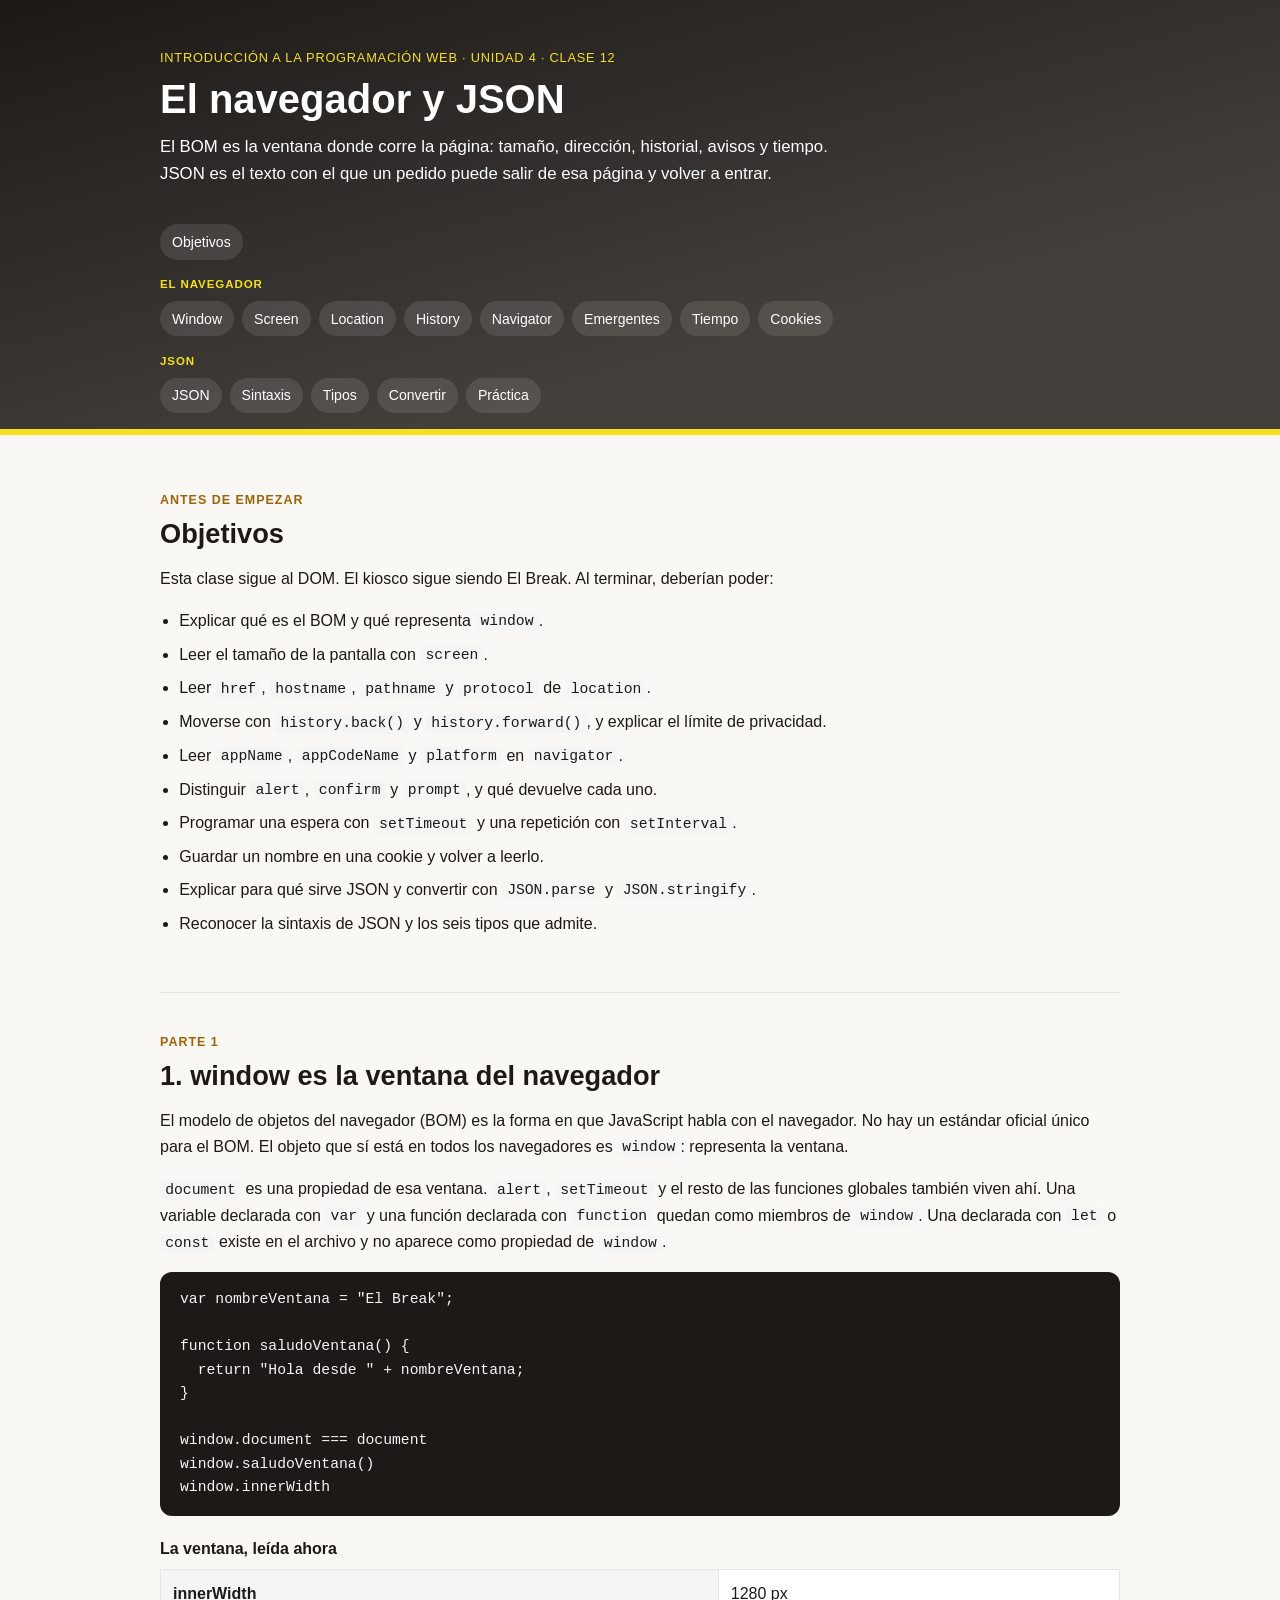
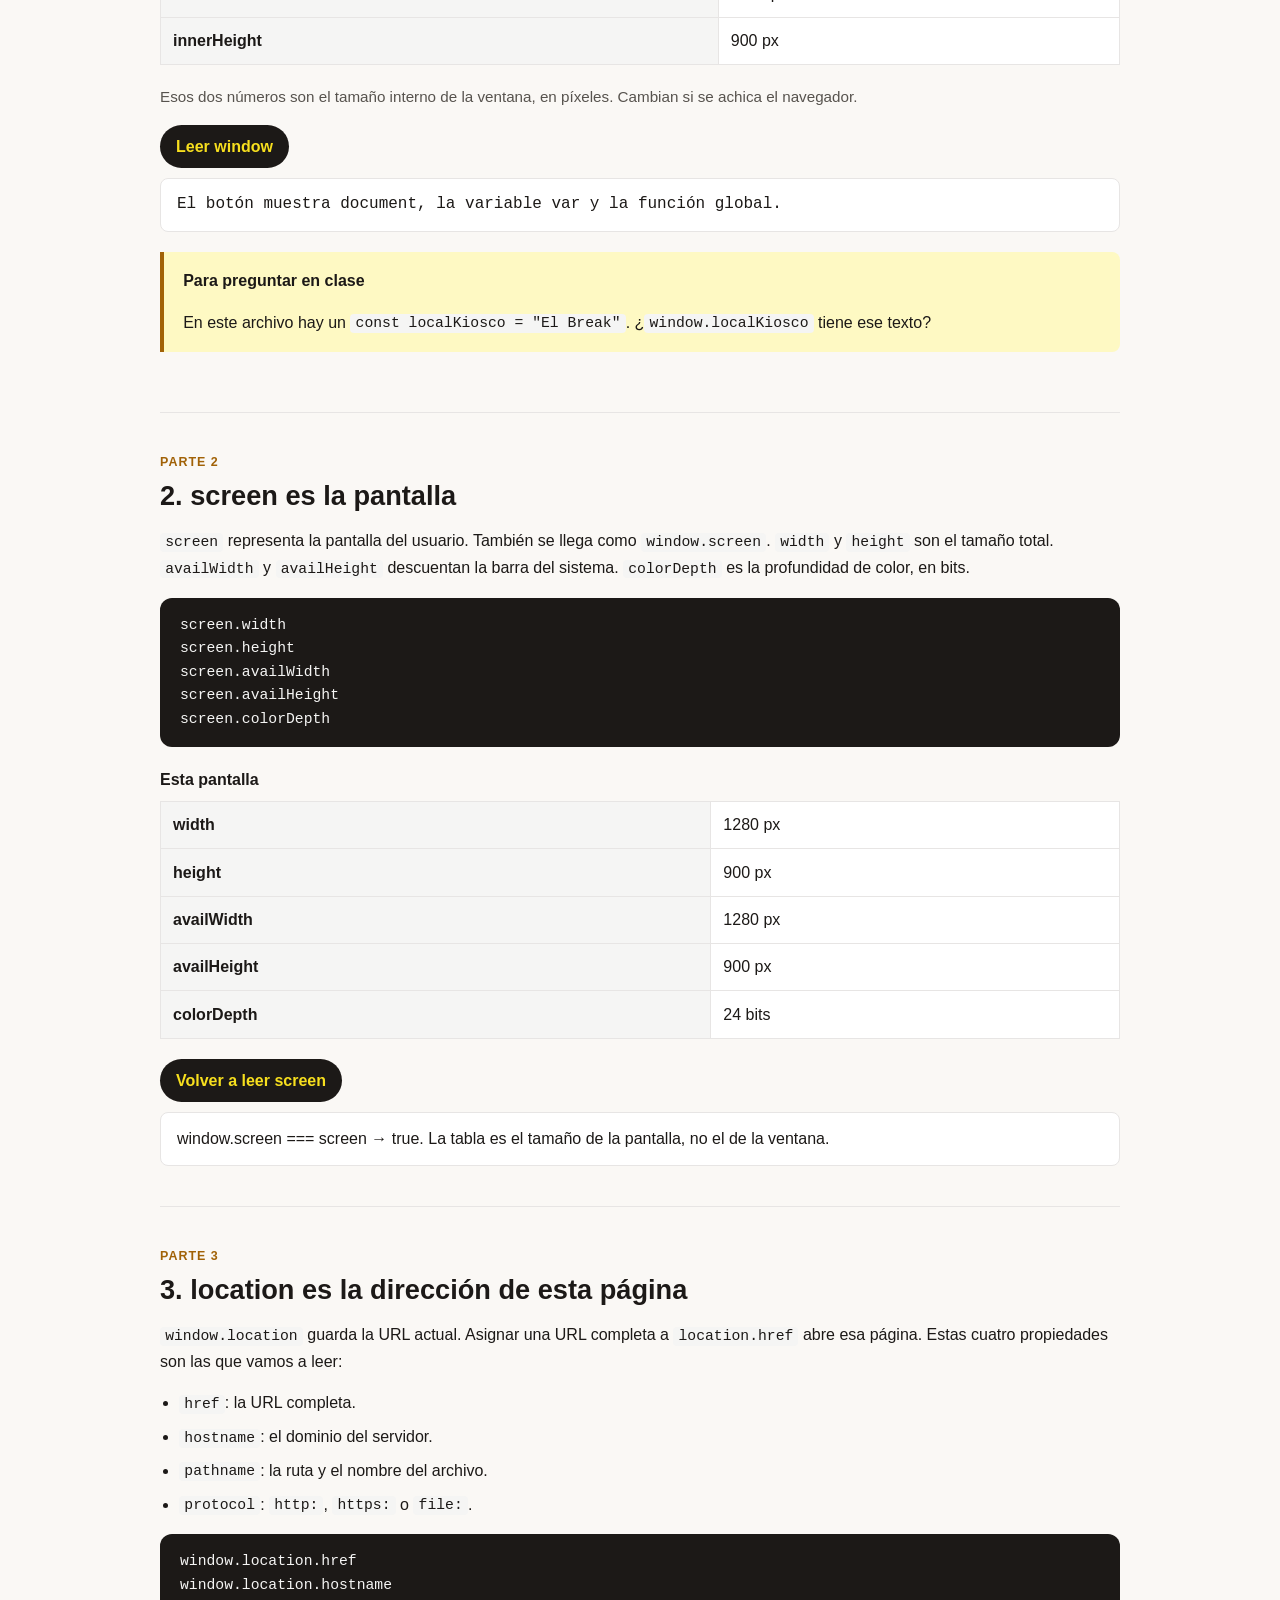
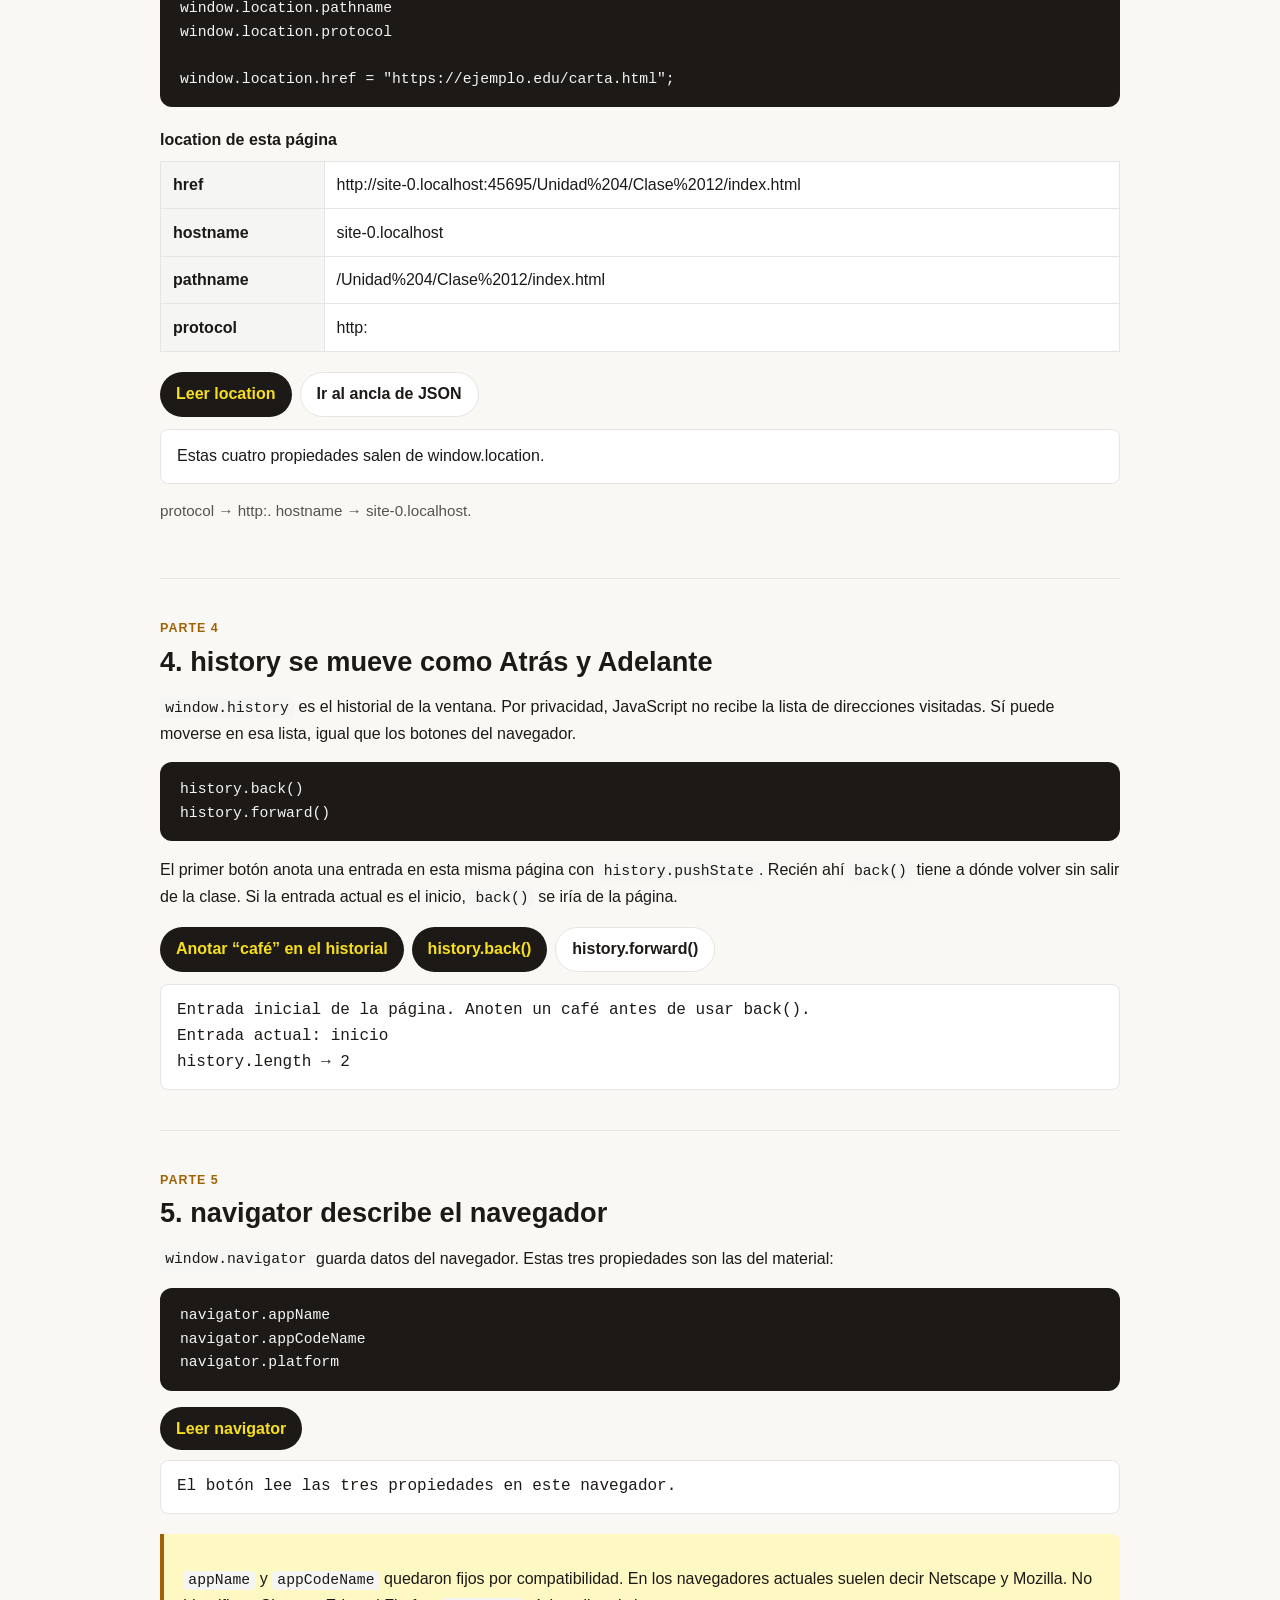
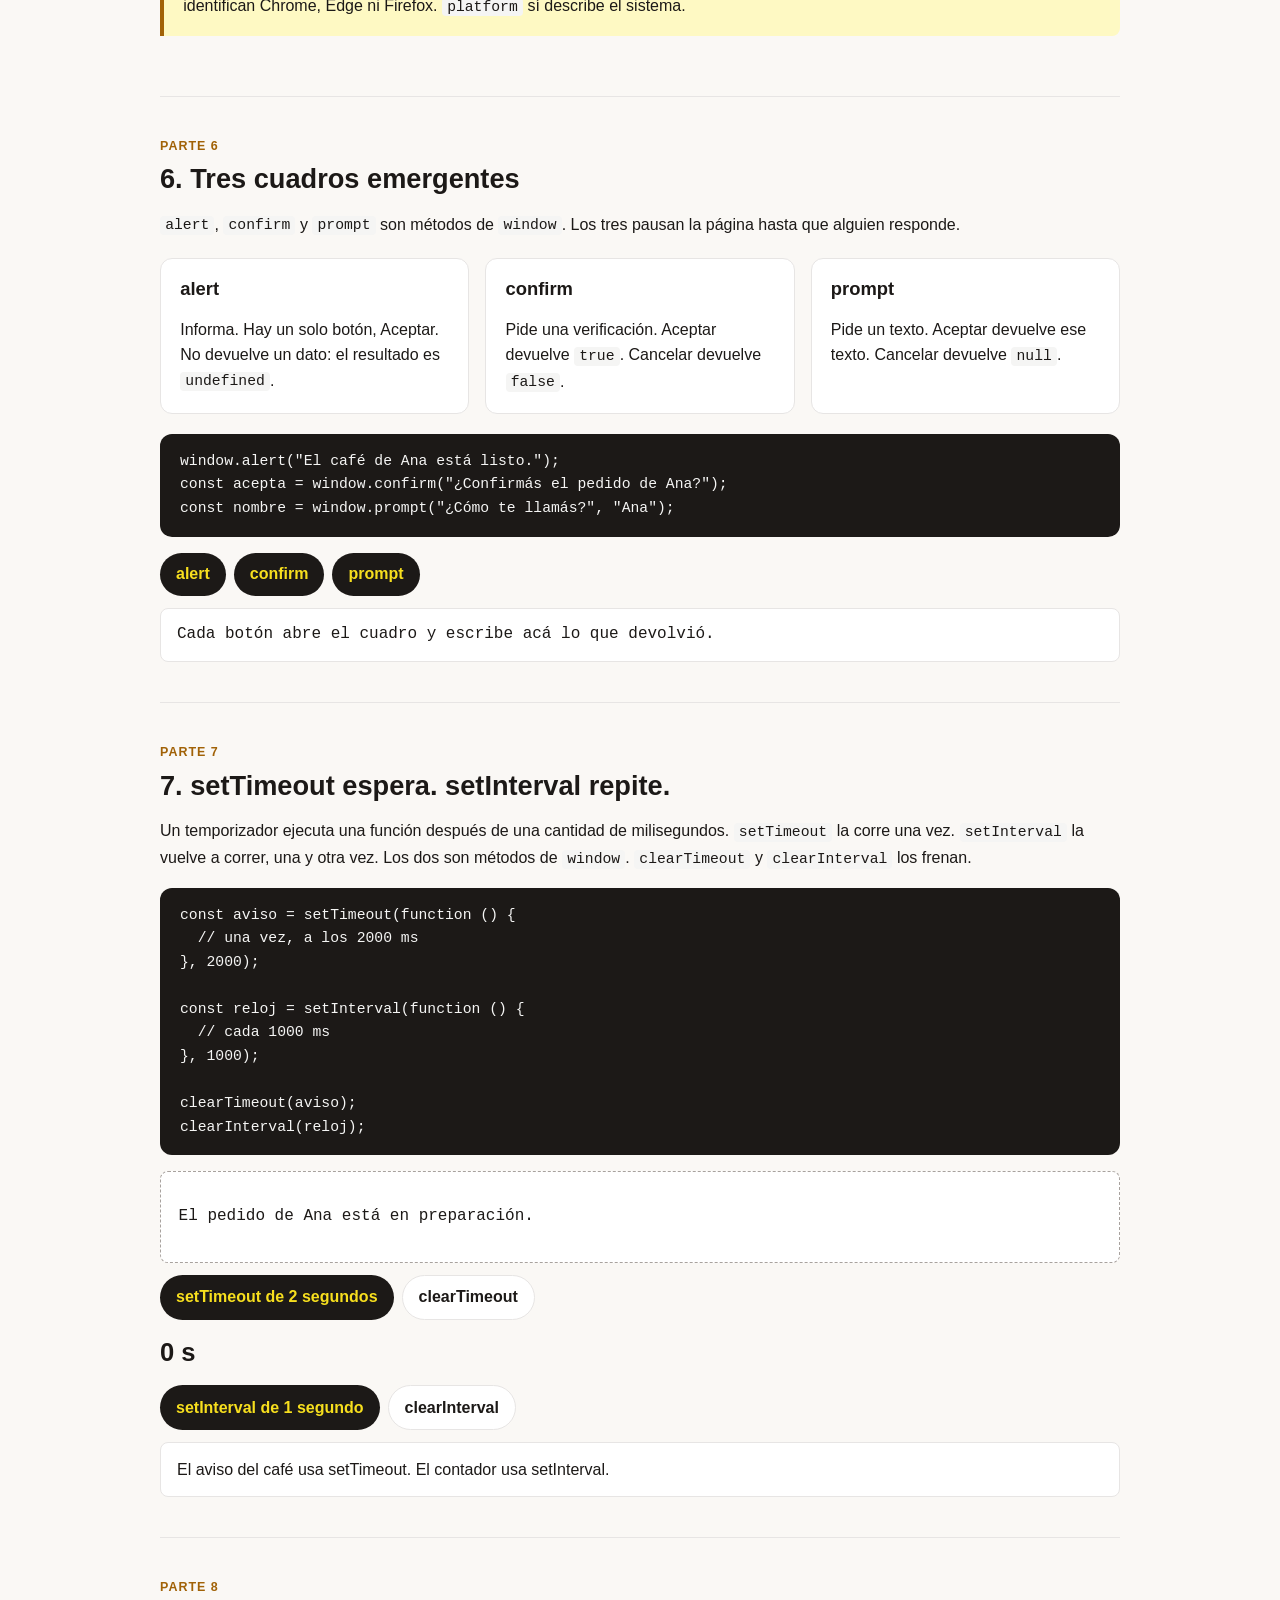
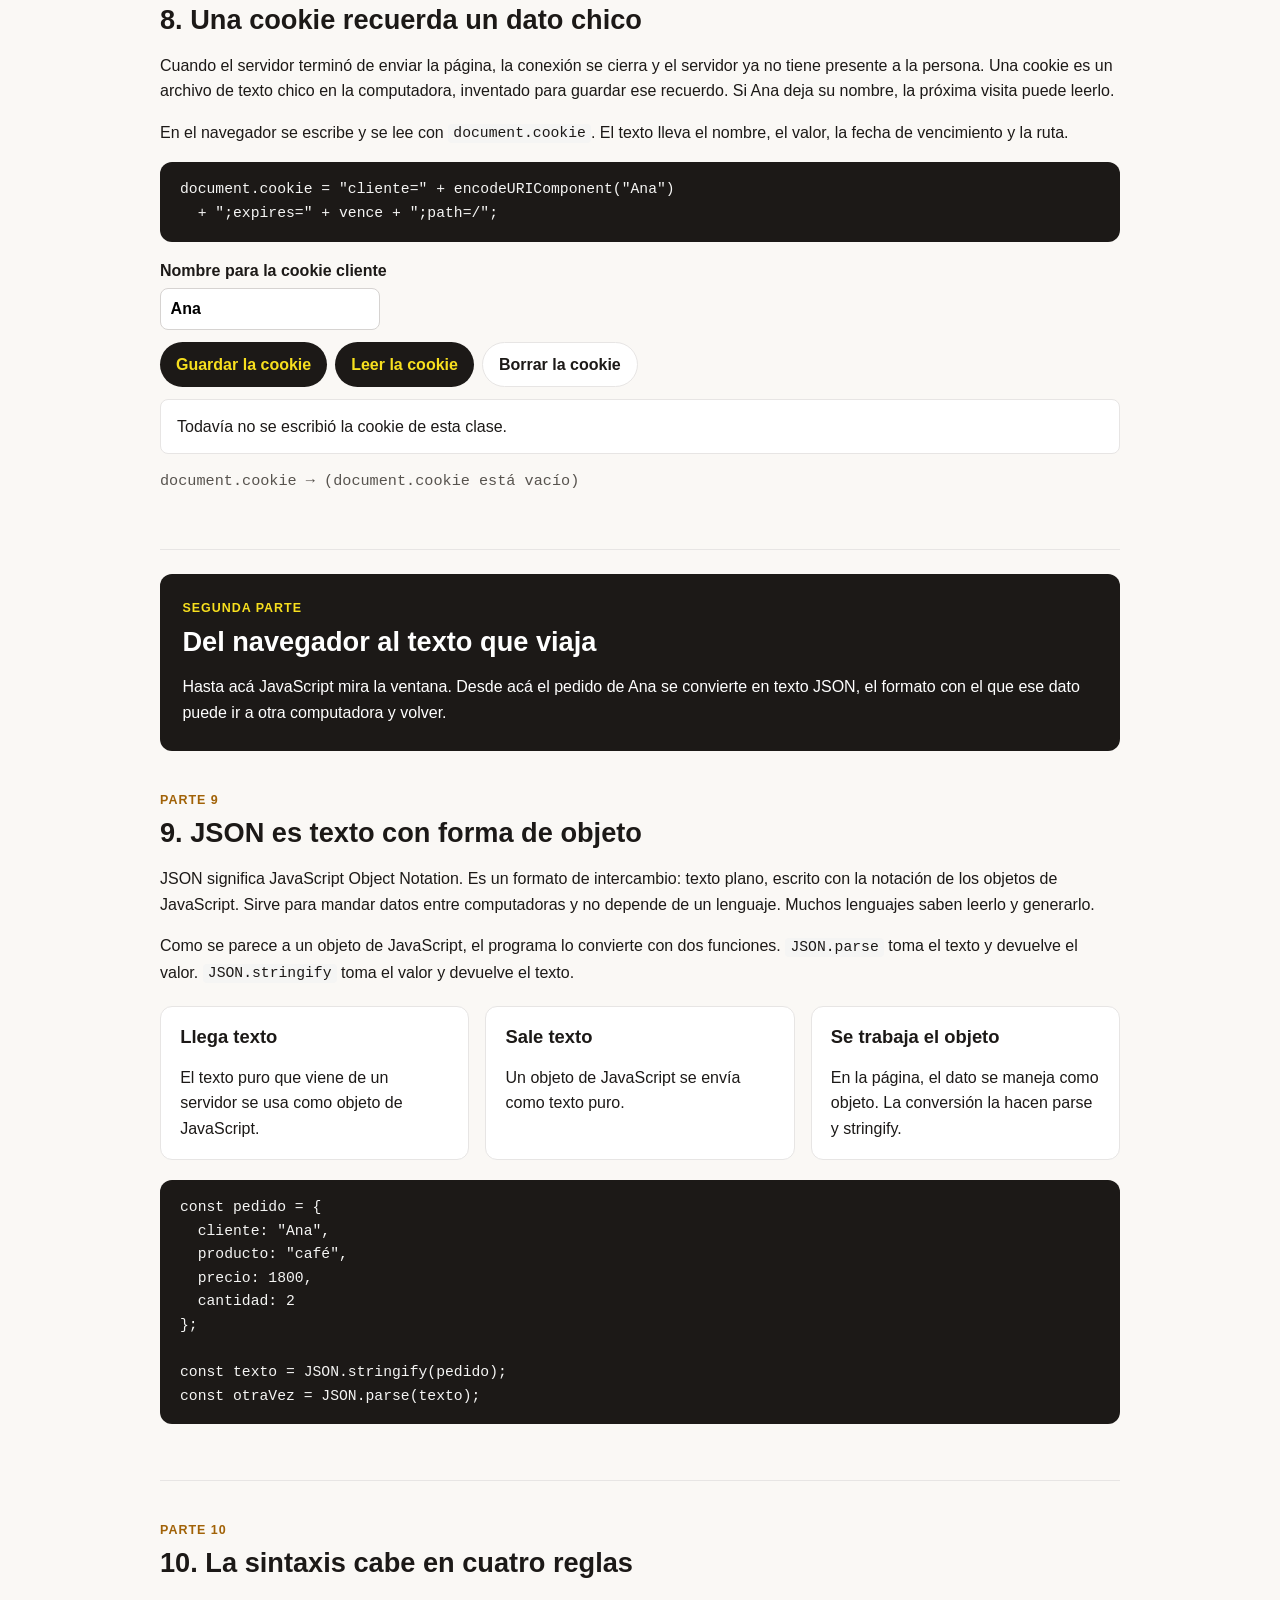
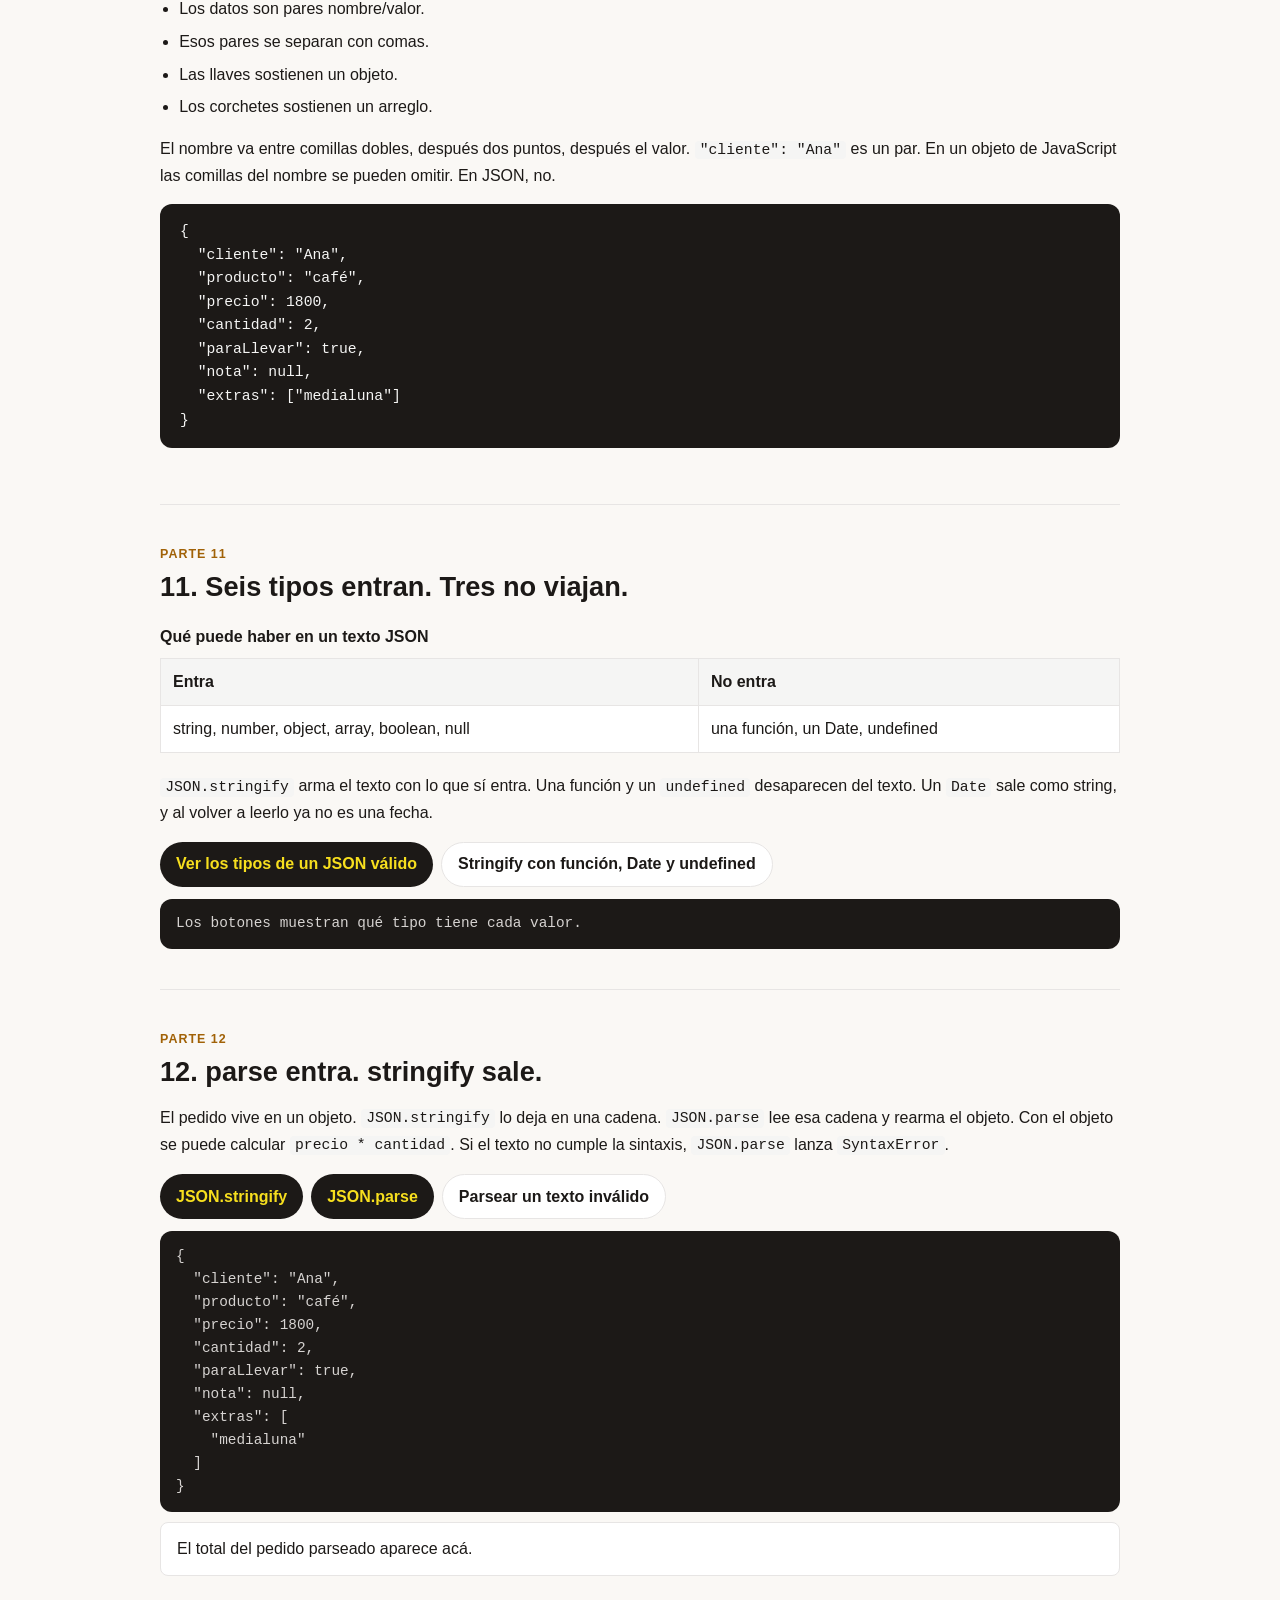
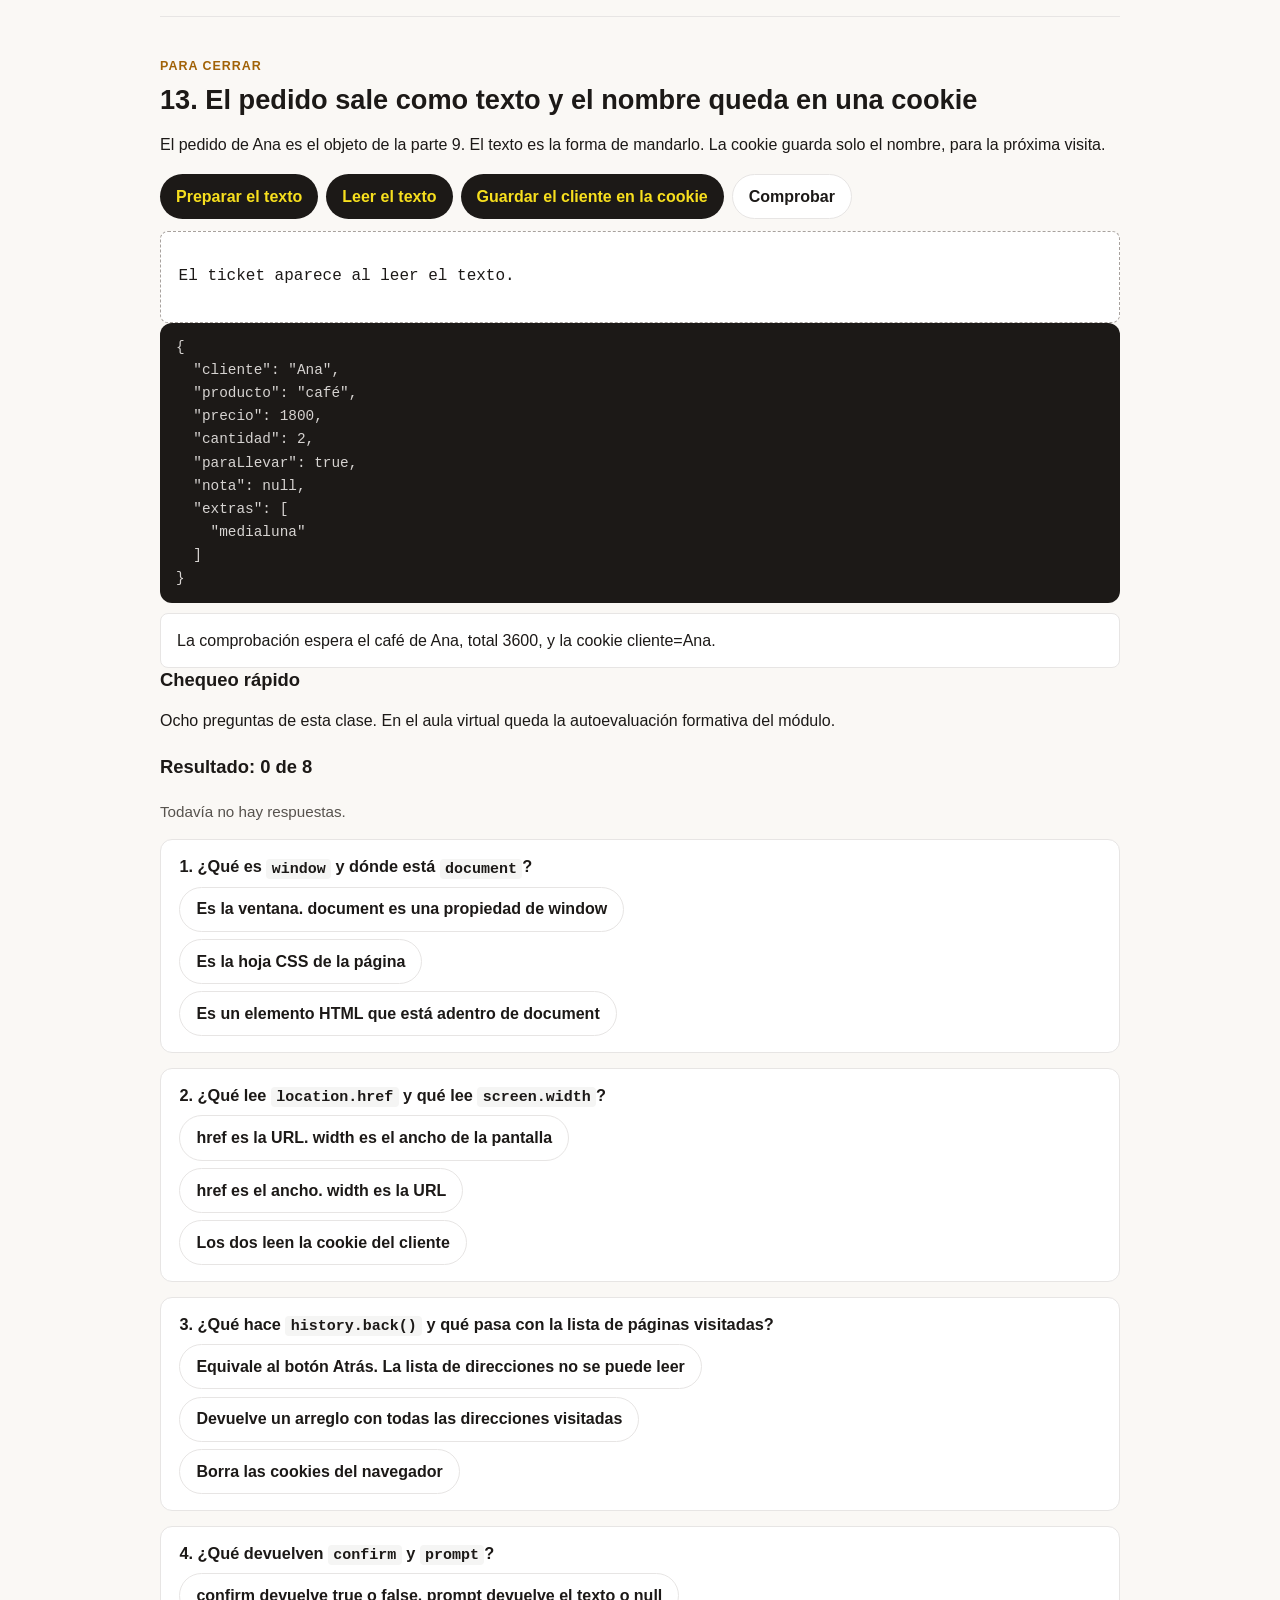
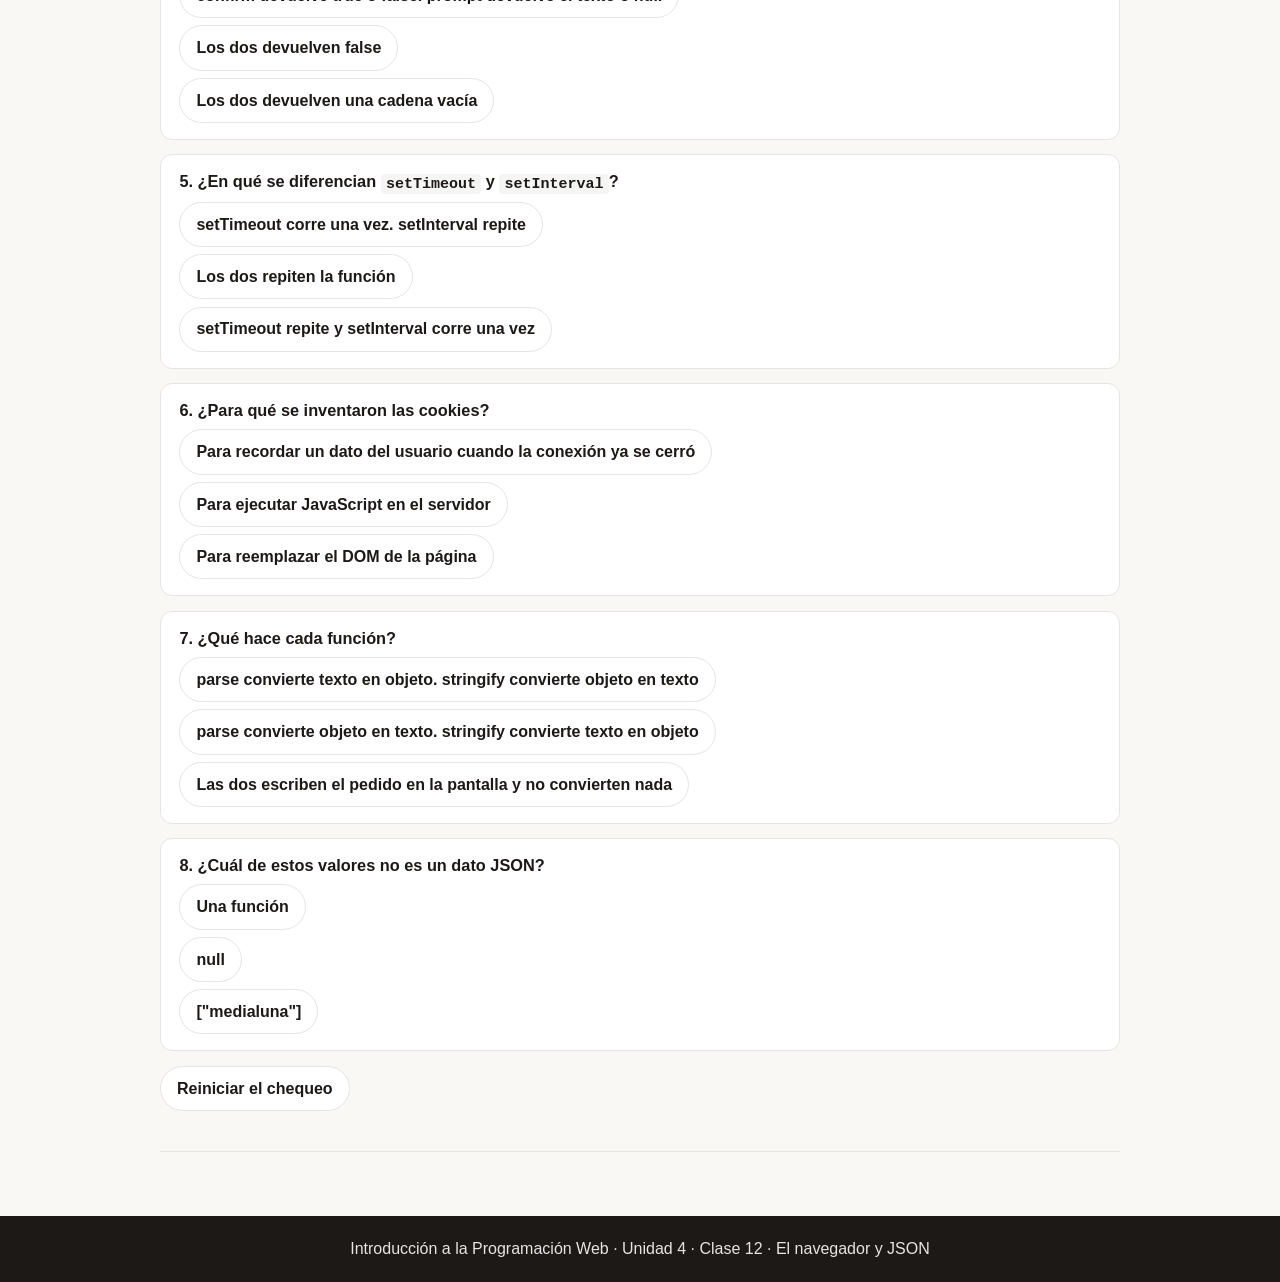
<file: Unidad 4/Clase 12/index.html>
<!DOCTYPE html>
<html lang="es">
<head>
    <meta charset="UTF-8">
    <meta name="viewport" content="width=device-width, initial-scale=1.0">
    <title>Unidad 4 — El navegador y JSON</title>
    <link rel="stylesheet" href="styles.css">
</head>
<body>
    <header class="site-header">
        <div class="header-bar">
            <p class="eyebrow">Introducción a la Programación Web · Unidad 4 · Clase 12</p>
            <h1>El navegador y JSON</h1>
            <p class="header-lead">
                El BOM es la ventana donde corre la página: tamaño, dirección, historial, avisos y tiempo.
                JSON es el texto con el que un pedido puede salir de esa página y volver a entrar.
            </p>
        </div>
        <nav class="site-nav" aria-label="Secciones de la clase">
            <a href="#objetivos">Objetivos</a>
            <p class="nav-label">El navegador</p>
            <a href="#window">Window</a>
            <a href="#screen">Screen</a>
            <a href="#location">Location</a>
            <a href="#history">History</a>
            <a href="#navigator">Navigator</a>
            <a href="#emergentes">Emergentes</a>
            <a href="#tiempo">Tiempo</a>
            <a href="#cookies">Cookies</a>
            <p class="nav-label">JSON</p>
            <a href="#json">JSON</a>
            <a href="#sintaxis">Sintaxis</a>
            <a href="#tipos">Tipos</a>
            <a href="#convertir">Convertir</a>
            <a href="#practica">Práctica</a>
        </nav>
    </header>

    <main>
        <section id="objetivos" class="section">
            <p class="kicker">Antes de empezar</p>
            <h2>Objetivos</h2>
            <p>Esta clase sigue al DOM. El kiosco sigue siendo El Break. Al terminar, deberían poder:</p>
            <ul class="objective-list">
                <li>Explicar qué es el BOM y qué representa <code>window</code>.</li>
                <li>Leer el tamaño de la pantalla con <code>screen</code>.</li>
                <li>Leer <code>href</code>, <code>hostname</code>, <code>pathname</code> y <code>protocol</code> de <code>location</code>.</li>
                <li>Moverse con <code>history.back()</code> y <code>history.forward()</code>, y explicar el límite de privacidad.</li>
                <li>Leer <code>appName</code>, <code>appCodeName</code> y <code>platform</code> en <code>navigator</code>.</li>
                <li>Distinguir <code>alert</code>, <code>confirm</code> y <code>prompt</code>, y qué devuelve cada uno.</li>
                <li>Programar una espera con <code>setTimeout</code> y una repetición con <code>setInterval</code>.</li>
                <li>Guardar un nombre en una cookie y volver a leerlo.</li>
                <li>Explicar para qué sirve JSON y convertir con <code>JSON.parse</code> y <code>JSON.stringify</code>.</li>
                <li>Reconocer la sintaxis de JSON y los seis tipos que admite.</li>
            </ul>
        </section>

        <section id="window" class="section">
            <p class="kicker">Parte 1</p>
            <h2>1. window es la ventana del navegador</h2>
            <p>
                El modelo de objetos del navegador (BOM) es la forma en que JavaScript habla con el navegador.
                No hay un estándar oficial único para el BOM. El objeto que sí está en todos los navegadores es <code>window</code>: representa la ventana.
            </p>
            <p>
                <code>document</code> es una propiedad de esa ventana. <code>alert</code>, <code>setTimeout</code> y el resto de las funciones globales también viven ahí.
                Una variable declarada con <code>var</code> y una función declarada con <code>function</code> quedan como miembros de <code>window</code>.
                Una declarada con <code>let</code> o <code>const</code> existe en el archivo y no aparece como propiedad de <code>window</code>.
            </p>
            <pre><code>var nombreVentana = "El Break";

function saludoVentana() {
  return "Hola desde " + nombreVentana;
}

window.document === document
window.saludoVentana()
window.innerWidth</code></pre>
            <div class="table-wrap">
                <table>
                    <caption>La ventana, leída ahora</caption>
                    <tbody>
                        <tr>
                            <th scope="row">innerWidth</th>
                            <td id="win-ancho">…</td>
                        </tr>
                        <tr>
                            <th scope="row">innerHeight</th>
                            <td id="win-alto">…</td>
                        </tr>
                    </tbody>
                </table>
            </div>
            <p class="hint">Esos dos números son el tamaño interno de la ventana, en píxeles. Cambian si se achica el navegador.</p>
            <button type="button" class="btn" id="btn-ventana">Leer window</button>
            <p class="salida mono" id="salida-ventana" aria-live="polite">El botón muestra document, la variable var y la función global.</p>
            <aside class="callout">
                <p class="callout-title">Para preguntar en clase</p>
                <p>En este archivo hay un <code>const localKiosco = "El Break"</code>. ¿<code>window.localKiosco</code> tiene ese texto?</p>
            </aside>
        </section>

        <section id="screen" class="section">
            <p class="kicker">Parte 2</p>
            <h2>2. screen es la pantalla</h2>
            <p>
                <code>screen</code> representa la pantalla del usuario. También se llega como <code>window.screen</code>.
                <code>width</code> y <code>height</code> son el tamaño total. <code>availWidth</code> y <code>availHeight</code> descuentan la barra del sistema.
                <code>colorDepth</code> es la profundidad de color, en bits.
            </p>
            <pre><code>screen.width
screen.height
screen.availWidth
screen.availHeight
screen.colorDepth</code></pre>
            <div class="table-wrap">
                <table>
                    <caption>Esta pantalla</caption>
                    <tbody>
                        <tr>
                            <th scope="row">width</th>
                            <td id="scr-width">…</td>
                        </tr>
                        <tr>
                            <th scope="row">height</th>
                            <td id="scr-height">…</td>
                        </tr>
                        <tr>
                            <th scope="row">availWidth</th>
                            <td id="scr-avail-w">…</td>
                        </tr>
                        <tr>
                            <th scope="row">availHeight</th>
                            <td id="scr-avail-h">…</td>
                        </tr>
                        <tr>
                            <th scope="row">colorDepth</th>
                            <td id="scr-depth">…</td>
                        </tr>
                    </tbody>
                </table>
            </div>
            <button type="button" class="btn" id="btn-screen">Volver a leer screen</button>
            <p class="salida" id="salida-screen" aria-live="polite"></p>
        </section>

        <section id="location" class="section">
            <p class="kicker">Parte 3</p>
            <h2>3. location es la dirección de esta página</h2>
            <p>
                <code>window.location</code> guarda la URL actual. Asignar una URL completa a <code>location.href</code> abre esa página.
                Estas cuatro propiedades son las que vamos a leer:
            </p>
            <ul class="steps">
                <li><code>href</code>: la URL completa.</li>
                <li><code>hostname</code>: el dominio del servidor.</li>
                <li><code>pathname</code>: la ruta y el nombre del archivo.</li>
                <li><code>protocol</code>: <code>http:</code>, <code>https:</code> o <code>file:</code>.</li>
            </ul>
            <pre><code>window.location.href
window.location.hostname
window.location.pathname
window.location.protocol

window.location.href = "https://ejemplo.edu/carta.html";</code></pre>
            <div class="table-wrap">
                <table>
                    <caption>location de esta página</caption>
                    <tbody>
                        <tr>
                            <th scope="row">href</th>
                            <td class="break" id="loc-href">…</td>
                        </tr>
                        <tr>
                            <th scope="row">hostname</th>
                            <td id="loc-host">…</td>
                        </tr>
                        <tr>
                            <th scope="row">pathname</th>
                            <td class="break" id="loc-path">…</td>
                        </tr>
                        <tr>
                            <th scope="row">protocol</th>
                            <td id="loc-proto">…</td>
                        </tr>
                    </tbody>
                </table>
            </div>
            <div class="btn-row">
                <button type="button" class="btn" id="btn-loc-leer">Leer location</button>
                <button type="button" class="btn btn-light" id="btn-loc-json">Ir al ancla de JSON</button>
            </div>
            <p class="salida" id="salida-location" aria-live="polite">El ancla cambia el href y deja la clase abierta.</p>
            <p class="hint" id="loc-nota"></p>
        </section>

        <section id="history" class="section">
            <p class="kicker">Parte 4</p>
            <h2>4. history se mueve como Atrás y Adelante</h2>
            <p>
                <code>window.history</code> es el historial de la ventana.
                Por privacidad, JavaScript no recibe la lista de direcciones visitadas.
                Sí puede moverse en esa lista, igual que los botones del navegador.
            </p>
            <pre><code>history.back()
history.forward()</code></pre>
            <p>
                El primer botón anota una entrada en esta misma página con <code>history.pushState</code>.
                Recién ahí <code>back()</code> tiene a dónde volver sin salir de la clase.
                Si la entrada actual es el inicio, <code>back()</code> se iría de la página.
            </p>
            <div class="btn-row">
                <button type="button" class="btn" id="btn-hist-anotar">Anotar “café” en el historial</button>
                <button type="button" class="btn" id="btn-hist-back">history.back()</button>
                <button type="button" class="btn btn-light" id="btn-hist-forward">history.forward()</button>
            </div>
            <p class="salida mono" id="salida-historia" aria-live="polite"></p>
        </section>

        <section id="navigator" class="section">
            <p class="kicker">Parte 5</p>
            <h2>5. navigator describe el navegador</h2>
            <p><code>window.navigator</code> guarda datos del navegador. Estas tres propiedades son las del material:</p>
            <pre><code>navigator.appName
navigator.appCodeName
navigator.platform</code></pre>
            <button type="button" class="btn" id="btn-nav">Leer navigator</button>
            <p class="salida mono" id="salida-nav" aria-live="polite">El botón lee las tres propiedades en este navegador.</p>
            <aside class="callout">
                <p>
                    <code>appName</code> y <code>appCodeName</code> quedaron fijos por compatibilidad.
                    En los navegadores actuales suelen decir Netscape y Mozilla. No identifican Chrome, Edge ni Firefox.
                    <code>platform</code> sí describe el sistema.
                </p>
            </aside>
        </section>

        <section id="emergentes" class="section">
            <p class="kicker">Parte 6</p>
            <h2>6. Tres cuadros emergentes</h2>
            <p>
                <code>alert</code>, <code>confirm</code> y <code>prompt</code> son métodos de <code>window</code>.
                Los tres pausan la página hasta que alguien responde.
            </p>
            <div class="grid-3">
                <article class="card">
                    <h3>alert</h3>
                    <p>Informa. Hay un solo botón, Aceptar. No devuelve un dato: el resultado es <code>undefined</code>.</p>
                </article>
                <article class="card">
                    <h3>confirm</h3>
                    <p>Pide una verificación. Aceptar devuelve <code>true</code>. Cancelar devuelve <code>false</code>.</p>
                </article>
                <article class="card">
                    <h3>prompt</h3>
                    <p>Pide un texto. Aceptar devuelve ese texto. Cancelar devuelve <code>null</code>.</p>
                </article>
            </div>
            <pre><code>window.alert("El café de Ana está listo.");
const acepta = window.confirm("¿Confirmás el pedido de Ana?");
const nombre = window.prompt("¿Cómo te llamás?", "Ana");</code></pre>
            <div class="btn-row">
                <button type="button" class="btn" id="btn-alert">alert</button>
                <button type="button" class="btn" id="btn-confirm">confirm</button>
                <button type="button" class="btn" id="btn-prompt">prompt</button>
            </div>
            <p class="salida mono" id="salida-pop" aria-live="polite">Cada botón abre el cuadro y escribe acá lo que devolvió.</p>
        </section>

        <section id="tiempo" class="section">
            <p class="kicker">Parte 7</p>
            <h2>7. setTimeout espera. setInterval repite.</h2>
            <p>
                Un temporizador ejecuta una función después de una cantidad de milisegundos.
                <code>setTimeout</code> la corre una vez. <code>setInterval</code> la vuelve a correr, una y otra vez.
                Los dos son métodos de <code>window</code>. <code>clearTimeout</code> y <code>clearInterval</code> los frenan.
            </p>
            <pre><code>const aviso = setTimeout(function () {
  // una vez, a los 2000 ms
}, 2000);

const reloj = setInterval(function () {
  // cada 1000 ms
}, 1000);

clearTimeout(aviso);
clearInterval(reloj);</code></pre>
            <div class="ticket" id="ticket-tiempo">
                <p id="tiempo-estado">El pedido de Ana está en preparación.</p>
            </div>
            <div class="btn-row">
                <button type="button" class="btn" id="btn-timeout">setTimeout de 2 segundos</button>
                <button type="button" class="btn btn-light" id="btn-timeout-stop">clearTimeout</button>
            </div>
            <p class="result-big" id="tiempo-cuenta">0 s</p>
            <div class="btn-row">
                <button type="button" class="btn" id="btn-interval">setInterval de 1 segundo</button>
                <button type="button" class="btn btn-light" id="btn-interval-stop">clearInterval</button>
            </div>
            <p class="salida" id="salida-tiempo" aria-live="polite">El aviso del café usa setTimeout. El contador usa setInterval.</p>
        </section>

        <section id="cookies" class="section">
            <p class="kicker">Parte 8</p>
            <h2>8. Una cookie recuerda un dato chico</h2>
            <p>
                Cuando el servidor terminó de enviar la página, la conexión se cierra y el servidor ya no tiene presente a la persona.
                Una cookie es un archivo de texto chico en la computadora, inventado para guardar ese recuerdo.
                Si Ana deja su nombre, la próxima visita puede leerlo.
            </p>
            <p>
                En el navegador se escribe y se lee con <code>document.cookie</code>.
                El texto lleva el nombre, el valor, la fecha de vencimiento y la ruta.
            </p>
            <pre><code>document.cookie = "cliente=" + encodeURIComponent("Ana")
  + ";expires=" + vence + ";path=/";</code></pre>
            <label class="field">Nombre para la cookie cliente
                <input type="text" id="cookie-nombre" value="Ana" maxlength="40" autocomplete="off">
            </label>
            <div class="btn-row">
                <button type="button" class="btn" id="btn-cookie-guardar">Guardar la cookie</button>
                <button type="button" class="btn" id="btn-cookie-leer">Leer la cookie</button>
                <button type="button" class="btn btn-light" id="btn-cookie-borrar">Borrar la cookie</button>
            </div>
            <p class="salida" id="salida-cookie" aria-live="polite">Todavía no se escribió la cookie de esta clase.</p>
            <p class="hint mono break" id="cookie-cruda"></p>
        </section>

        <section id="corte-json" class="section class-break">
            <p class="kicker">Segunda parte</p>
            <h2>Del navegador al texto que viaja</h2>
            <p>
                Hasta acá JavaScript mira la ventana. Desde acá el pedido de Ana se convierte en texto JSON,
                el formato con el que ese dato puede ir a otra computadora y volver.
            </p>
        </section>

        <section id="json" class="section">
            <p class="kicker">Parte 9</p>
            <h2>9. JSON es texto con forma de objeto</h2>
            <p>
                JSON significa JavaScript Object Notation. Es un formato de intercambio: texto plano, escrito con la notación de los objetos de JavaScript.
                Sirve para mandar datos entre computadoras y no depende de un lenguaje. Muchos lenguajes saben leerlo y generarlo.
            </p>
            <p>
                Como se parece a un objeto de JavaScript, el programa lo convierte con dos funciones.
                <code>JSON.parse</code> toma el texto y devuelve el valor. <code>JSON.stringify</code> toma el valor y devuelve el texto.
            </p>
            <div class="grid-3">
                <article class="card">
                    <h3>Llega texto</h3>
                    <p>El texto puro que viene de un servidor se usa como objeto de JavaScript.</p>
                </article>
                <article class="card">
                    <h3>Sale texto</h3>
                    <p>Un objeto de JavaScript se envía como texto puro.</p>
                </article>
                <article class="card">
                    <h3>Se trabaja el objeto</h3>
                    <p>En la página, el dato se maneja como objeto. La conversión la hacen parse y stringify.</p>
                </article>
            </div>
            <pre><code>const pedido = {
  cliente: "Ana",
  producto: "café",
  precio: 1800,
  cantidad: 2
};

const texto = JSON.stringify(pedido);
const otraVez = JSON.parse(texto);</code></pre>
        </section>

        <section id="sintaxis" class="section">
            <p class="kicker">Parte 10</p>
            <h2>10. La sintaxis cabe en cuatro reglas</h2>
            <ul class="steps">
                <li>Los datos son pares nombre/valor.</li>
                <li>Esos pares se separan con comas.</li>
                <li>Las llaves sostienen un objeto.</li>
                <li>Los corchetes sostienen un arreglo.</li>
            </ul>
            <p>
                El nombre va entre comillas dobles, después dos puntos, después el valor.
                <code>"cliente": "Ana"</code> es un par. En un objeto de JavaScript las comillas del nombre se pueden omitir. En JSON, no.
            </p>
            <pre><code>{
  "cliente": "Ana",
  "producto": "café",
  "precio": 1800,
  "cantidad": 2,
  "paraLlevar": true,
  "nota": null,
  "extras": ["medialuna"]
}</code></pre>
        </section>

        <section id="tipos" class="section">
            <p class="kicker">Parte 11</p>
            <h2>11. Seis tipos entran. Tres no viajan.</h2>
            <div class="table-wrap">
                <table>
                    <caption>Qué puede haber en un texto JSON</caption>
                    <thead>
                        <tr>
                            <th>Entra</th>
                            <th>No entra</th>
                        </tr>
                    </thead>
                    <tbody>
                        <tr>
                            <td>string, number, object, array, boolean, null</td>
                            <td>una función, un Date, undefined</td>
                        </tr>
                    </tbody>
                </table>
            </div>
            <p>
                <code>JSON.stringify</code> arma el texto con lo que sí entra.
                Una función y un <code>undefined</code> desaparecen del texto. Un <code>Date</code> sale como string, y al volver a leerlo ya no es una fecha.
            </p>
            <div class="btn-row">
                <button type="button" class="btn" id="btn-tipo-json">Ver los tipos de un JSON válido</button>
                <button type="button" class="btn btn-light" id="btn-tipo-raro">Stringify con función, Date y undefined</button>
            </div>
            <div class="console compact" id="salida-tipos" aria-live="polite">Los botones muestran qué tipo tiene cada valor.</div>
        </section>

        <section id="convertir" class="section">
            <p class="kicker">Parte 12</p>
            <h2>12. parse entra. stringify sale.</h2>
            <p>
                El pedido vive en un objeto. <code>JSON.stringify</code> lo deja en una cadena.
                <code>JSON.parse</code> lee esa cadena y rearma el objeto. Con el objeto se puede calcular <code>precio * cantidad</code>.
                Si el texto no cumple la sintaxis, <code>JSON.parse</code> lanza <code>SyntaxError</code>.
            </p>
            <div class="btn-row">
                <button type="button" class="btn" id="btn-stringify">JSON.stringify</button>
                <button type="button" class="btn" id="btn-parse">JSON.parse</button>
                <button type="button" class="btn btn-light" id="btn-parse-mal">Parsear un texto inválido</button>
            </div>
            <div class="console compact" id="salida-json" aria-live="polite"></div>
            <p class="salida" id="salida-parse" aria-live="polite">El total del pedido parseado aparece acá.</p>
        </section>

        <section id="practica" class="section">
            <p class="kicker">Para cerrar</p>
            <h2>13. El pedido sale como texto y el nombre queda en una cookie</h2>
            <p>
                El pedido de Ana es el objeto de la parte 9. El texto es la forma de mandarlo.
                La cookie guarda solo el nombre, para la próxima visita.
            </p>
            <div class="btn-row">
                <button type="button" class="btn" id="btn-prac-texto">Preparar el texto</button>
                <button type="button" class="btn" id="btn-prac-leer">Leer el texto</button>
                <button type="button" class="btn" id="btn-prac-cookie">Guardar el cliente en la cookie</button>
                <button type="button" class="btn btn-light" id="btn-prac-comprobar">Comprobar</button>
            </div>
            <div class="ticket" id="ticket-prac">
                <p>El ticket aparece al leer el texto.</p>
            </div>
            <div class="console compact" id="prac-json" aria-live="polite"></div>
            <p class="salida" id="salida-practica" aria-live="polite">La comprobación espera el café de Ana, total 3600, y la cookie cliente=Ana.</p>

            <h3>Chequeo rápido</h3>
            <p>Ocho preguntas de esta clase. En el aula virtual queda la autoevaluación formativa del módulo.</p>
            <p class="score">Resultado: <span id="puntaje">0 de 8</span></p>
            <p class="hint" id="puntaje-detalle">Todavía no hay respuestas.</p>

            <article class="quiz-item" data-answer="ventana" data-ok="Sí. window es la ventana. document es una propiedad suya, y una función global también." data-bad="window representa la ventana del navegador. document, alert y las funciones globales son miembros de window.">
                <h3>1. ¿Qué es <code>window</code> y dónde está <code>document</code>?</h3>
                <div class="quiz-options">
                    <button type="button" class="btn btn-light" data-value="ventana">Es la ventana. document es una propiedad de window</button>
                    <button type="button" class="btn btn-light" data-value="css">Es la hoja CSS de la página</button>
                    <button type="button" class="btn btn-light" data-value="adentro">Es un elemento HTML que está adentro de document</button>
                </div>
                <p class="feedback" hidden></p>
            </article>

            <article class="quiz-item" data-answer="cada-uno" data-ok="Sí. location.href es la URL. screen.width es el ancho de la pantalla." data-bad="location habla de la dirección de la página. screen habla del tamaño de la pantalla.">
                <h3>2. ¿Qué lee <code>location.href</code> y qué lee <code>screen.width</code>?</h3>
                <div class="quiz-options">
                    <button type="button" class="btn btn-light" data-value="cada-uno">href es la URL. width es el ancho de la pantalla</button>
                    <button type="button" class="btn btn-light" data-value="al-reves">href es el ancho. width es la URL</button>
                    <button type="button" class="btn btn-light" data-value="cookies">Los dos leen la cookie del cliente</button>
                </div>
                <p class="feedback" hidden></p>
            </article>

            <article class="quiz-item" data-answer="atras" data-ok="Sí. back() es el botón Atrás. La lista de direcciones no se puede leer." data-bad="history.back() se mueve hacia atrás. Por privacidad, el programa no recibe la lista de páginas visitadas.">
                <h3>3. ¿Qué hace <code>history.back()</code> y qué pasa con la lista de páginas visitadas?</h3>
                <div class="quiz-options">
                    <button type="button" class="btn btn-light" data-value="atras">Equivale al botón Atrás. La lista de direcciones no se puede leer</button>
                    <button type="button" class="btn btn-light" data-value="lista">Devuelve un arreglo con todas las direcciones visitadas</button>
                    <button type="button" class="btn btn-light" data-value="borra">Borra las cookies del navegador</button>
                </div>
                <p class="feedback" hidden></p>
            </article>

            <article class="quiz-item" data-answer="valores" data-ok="Sí. confirm devuelve true o false. prompt devuelve el texto, o null si se cancela." data-bad="Aceptar en confirm da true y Cancelar da false. En prompt, Aceptar da el texto y Cancelar da null.">
                <h3>4. ¿Qué devuelven <code>confirm</code> y <code>prompt</code>?</h3>
                <div class="quiz-options">
                    <button type="button" class="btn btn-light" data-value="valores">confirm devuelve true o false. prompt devuelve el texto o null</button>
                    <button type="button" class="btn btn-light" data-value="ambos-false">Los dos devuelven false</button>
                    <button type="button" class="btn btn-light" data-value="vacio">Los dos devuelven una cadena vacía</button>
                </div>
                <p class="feedback" hidden></p>
            </article>

            <article class="quiz-item" data-answer="una-vez" data-ok="Sí. setTimeout corre una vez. setInterval repite la función." data-bad="setTimeout espera y corre una vez. setInterval vuelve a ejecutar la función en cada intervalo.">
                <h3>5. ¿En qué se diferencian <code>setTimeout</code> y <code>setInterval</code>?</h3>
                <div class="quiz-options">
                    <button type="button" class="btn btn-light" data-value="una-vez">setTimeout corre una vez. setInterval repite</button>
                    <button type="button" class="btn btn-light" data-value="los-dos">Los dos repiten la función</button>
                    <button type="button" class="btn btn-light" data-value="al-reves">setTimeout repite y setInterval corre una vez</button>
                </div>
                <p class="feedback" hidden></p>
            </article>

            <article class="quiz-item" data-answer="recordar" data-ok="Sí. La cookie guarda un dato del usuario cuando la conexión con el servidor ya se cerró." data-bad="La cookie existe para recordar un dato de la persona. El servidor, al cerrar la conexión, ya no lo tiene presente.">
                <h3>6. ¿Para qué se inventaron las cookies?</h3>
                <div class="quiz-options">
                    <button type="button" class="btn btn-light" data-value="recordar">Para recordar un dato del usuario cuando la conexión ya se cerró</button>
                    <button type="button" class="btn btn-light" data-value="ejecutar">Para ejecutar JavaScript en el servidor</button>
                    <button type="button" class="btn btn-light" data-value="dom">Para reemplazar el DOM de la página</button>
                </div>
                <p class="feedback" hidden></p>
            </article>

            <article class="quiz-item" data-answer="direccion" data-ok="Sí. parse convierte el texto en valor. stringify convierte el valor en texto." data-bad="JSON.parse lee texto JSON. JSON.stringify escribe el texto a partir del objeto.">
                <h3>7. ¿Qué hace cada función?</h3>
                <div class="quiz-options">
                    <button type="button" class="btn btn-light" data-value="direccion">parse convierte texto en objeto. stringify convierte objeto en texto</button>
                    <button type="button" class="btn btn-light" data-value="al-reves">parse convierte objeto en texto. stringify convierte texto en objeto</button>
                    <button type="button" class="btn btn-light" data-value="pantalla">Las dos escriben el pedido en la pantalla y no convierten nada</button>
                </div>
                <p class="feedback" hidden></p>
            </article>

            <article class="quiz-item" data-answer="funcion" data-ok="Sí. Una función, un Date y undefined no son datos JSON. stringify los saca o, en el Date, los deja como texto." data-bad="JSON admite string, number, object, array, boolean y null. Una función no entra en el texto.">
                <h3>8. ¿Cuál de estos valores no es un dato JSON?</h3>
                <div class="quiz-options">
                    <button type="button" class="btn btn-light" data-value="funcion">Una función</button>
                    <button type="button" class="btn btn-light" data-value="null">null</button>
                    <button type="button" class="btn btn-light" data-value="arreglo">["medialuna"]</button>
                </div>
                <p class="feedback" hidden></p>
            </article>
            <button type="button" class="btn btn-light" id="btn-reiniciar-quiz">Reiniciar el chequeo</button>
        </section>
    </main>

    <footer class="site-footer">
        <p>Introducción a la Programación Web · Unidad 4 · Clase 12 · El navegador y JSON</p>
    </footer>
    <script src="script.js"></script>
</body>
</html>
</file>
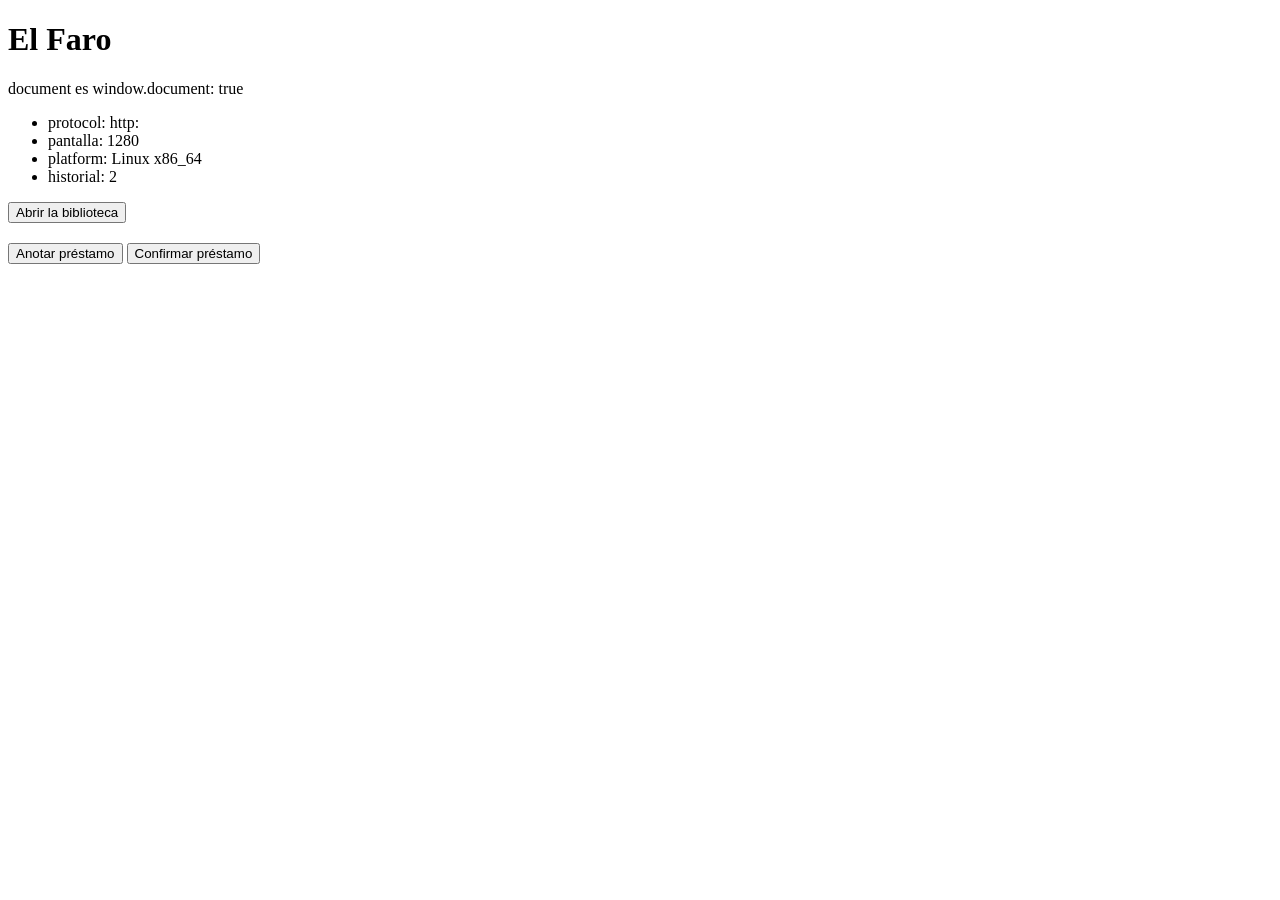
<file: Unidad 4/Practica integradora/index.html>
<!DOCTYPE html>
<html lang="es">
<head>
    <meta charset="UTF-8">
    <title>El préstamo de la tarde</title>
</head>
<body>
    <h1 id="local"></h1>
    <p id="ventana"></p>
    <ul>
        <li id="protocolo"></li>
        <li id="pantalla"></li>
        <li id="plataforma"></li>
        <li id="historial"></li>
    </ul>
    <p id="cartel"></p>
    <button type="button" id="abrir">Abrir la biblioteca</button>
    <p id="stock"></p>
    <article id="ficha">
        <h2></h2>
        <p class="campo"></p>
        <p class="campo"></p>
        <p class="campo"></p>
    </article>
    <p id="conteo"></p>
    <ul id="prestamos"></ul>
    <button type="button" id="anotar">Anotar préstamo</button>
    <button type="button" id="confirmar">Confirmar préstamo</button>
    <p id="estado"></p>
    <pre id="texto"></pre>
    <p id="total"></p>
    <p id="cookie"></p>
    <p id="espera"></p>
    <p id="aviso"></p>
    <script src="script.js"></script>
</body>
</html>
</file>
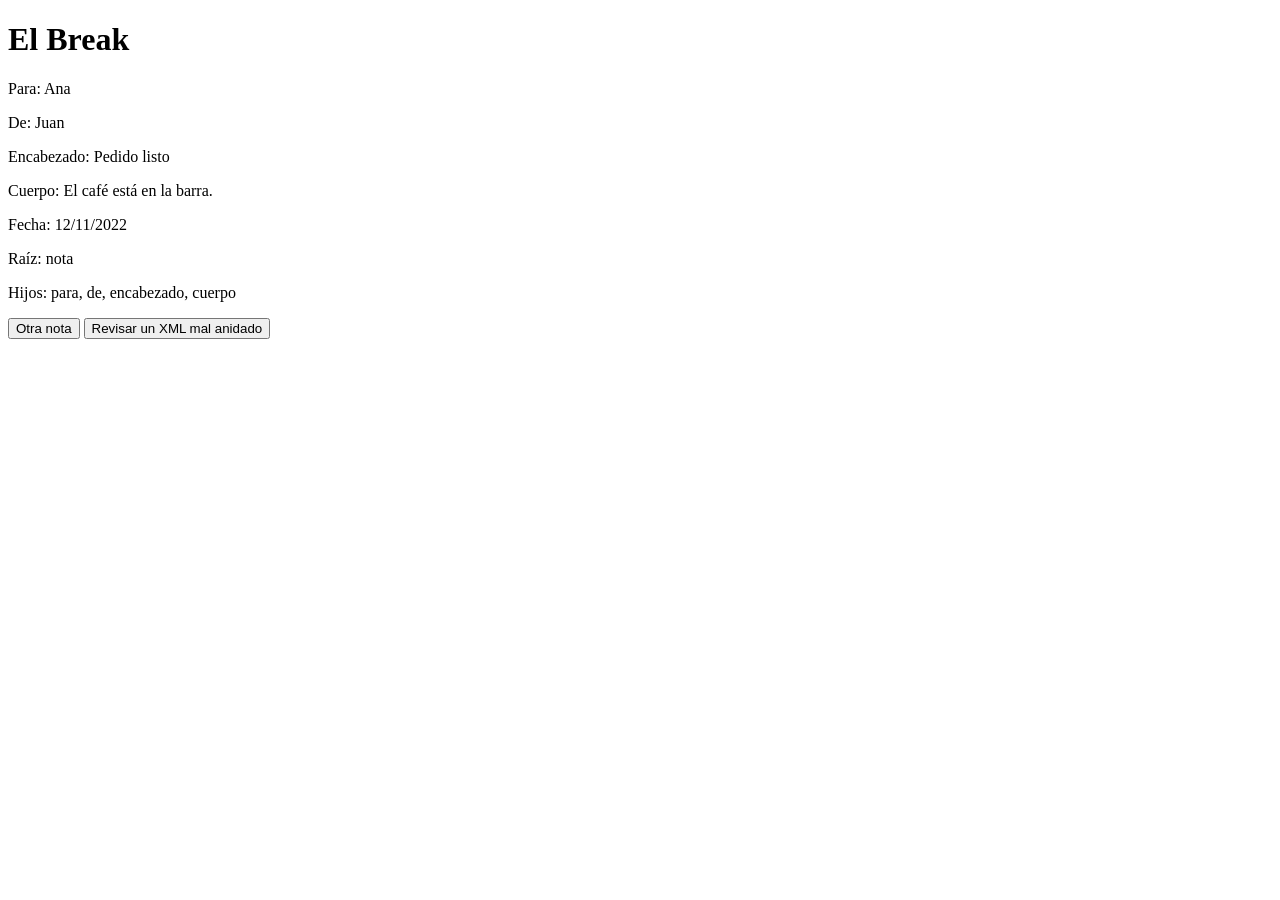
<file: Unidad 5/Ejercitacion/index.html>
<!DOCTYPE html>
<html lang="es">
<head>
    <meta charset="UTF-8">
    <title>La nota en XML</title>
</head>
<body>
    <h1>El Break</h1>
    <p id="para"></p>
    <p id="de"></p>
    <p id="encabezado"></p>
    <p id="cuerpo"></p>
    <p id="fecha"></p>
    <p id="raiz"></p>
    <p id="hijos"></p>
    <button type="button" id="otra">Otra nota</button>
    <button type="button" id="revisar">Revisar un XML mal anidado</button>
    <p id="sintaxis"></p>
    <script src="script.js"></script>
</body>
</html>
</file>
<file: Ejemplo examen/styles.css>
*,
*::before,
*::after {
    box-sizing: border-box;
}

:root {
    --ink: #1a202c;
    --muted: #4a5568;
    --paper: #f7fafc;
    --card: #ffffff;
    --line: #e2e8f0;
    --accent: #2b6cb0;
    --accent-soft: #ebf8ff;
    --alert: #c53030;
    --alert-soft: #fff5f5;
    --ok: #276749;
    --ok-soft: #c6f6d5;
    --warn: #c05621;
    --warn-soft: #feebc8;
    --radius: 12px;
}

html {
    scroll-behavior: smooth;
}

body {
    margin: 0;
    font-family: "Segoe UI", Roboto, Helvetica, Arial, sans-serif;
    color: var(--ink);
    background-color: var(--paper);
    line-height: 1.6;
}

a {
    color: var(--accent);
}

code {
    font-family: Consolas, "Courier New", monospace;
    font-size: 0.92em;
    background: #edf2f7;
    padding: 0.1em 0.35em;
    border-radius: 4px;
}

.site-header {
    background: linear-gradient(160deg, #234e52 0%, #2b6cb0 65%);
    color: #fff;
    padding: 2rem 5% 2.25rem;
}

.header-bar {
    width: 90%;
    max-width: 880px;
    margin: 0 auto;
}

.eyebrow {
    letter-spacing: 0.06em;
    text-transform: uppercase;
    font-size: 0.8rem;
    opacity: 0.85;
    margin: 0 0 0.5rem;
}

.site-header h1 {
    margin: 0 0 0.75rem;
    line-height: 1.15;
    font-size: 2rem;
}

.header-lead {
    margin: 0;
    max-width: 44rem;
    font-size: 1.05rem;
    opacity: 0.95;
}

main {
    width: 90%;
    max-width: 880px;
    margin: 1.5rem auto 3rem;
}

.panel {
    background: var(--card);
    border: 1px solid var(--line);
    border-radius: var(--radius);
    padding: 1.5rem 1.35rem;
}

.oculto {
    display: none;
}

.resumen-lista {
    padding-left: 1.15rem;
}

.resumen-lista li {
    margin-bottom: 0.45rem;
}

.filtros {
    border: 1px solid var(--line);
    border-radius: 10px;
    padding: 1rem;
    margin: 1.25rem 0;
}

.filtros legend {
    padding: 0 0.4rem;
    font-weight: 700;
}

.filtros label {
    display: block;
    margin-top: 0.75rem;
    font-weight: 600;
}

.filtros select,
.campo-completar {
    display: block;
    width: 100%;
    margin-top: 0.35rem;
    padding: 0.65rem 0.75rem;
    border: 1px solid #cbd5e0;
    border-radius: 8px;
    font: inherit;
}

.ayuda {
    color: var(--muted);
    font-size: 0.95rem;
}

.boton {
    display: inline-block;
    background-color: var(--accent);
    color: #fff;
    border: none;
    border-radius: 8px;
    padding: 0.7rem 1.2rem;
    font: inherit;
    font-weight: 600;
    cursor: pointer;
}

.boton:hover,
.boton:focus {
    filter: brightness(1.08);
}

.boton:focus {
    outline: 3px solid #90cdf4;
    outline-offset: 2px;
}

.boton:disabled {
    opacity: 0.45;
    cursor: not-allowed;
    filter: none;
}

.boton-secundario {
    background: #edf2f7;
    color: var(--ink);
}

.boton-acento {
    background: #234e52;
}

.quiz-meta {
    margin-bottom: 1rem;
}

#progreso-texto {
    margin: 0 0 0.4rem;
    font-weight: 600;
    color: var(--muted);
}

.barra {
    height: 8px;
    background: #edf2f7;
    border-radius: 999px;
    overflow: hidden;
}

.barra-lleno {
    height: 100%;
    width: 0;
    background: var(--accent);
}

.tarjeta-pregunta h2 {
    margin: 0.35rem 0 0.85rem;
    font-size: 1.2rem;
    line-height: 1.35;
}

.etiquetas {
    display: flex;
    flex-wrap: wrap;
    gap: 0.4rem;
    margin-bottom: 0.75rem;
}

.badge {
    display: inline-block;
    border-radius: 999px;
    padding: 0.15rem 0.6rem;
    font-size: 0.78rem;
    font-weight: 700;
    letter-spacing: 0.02em;
}

.badge-bajo {
    background: var(--ok-soft);
    color: var(--ok);
}

.badge-medio {
    background: var(--warn-soft);
    color: var(--warn);
}

.badge-html {
    background: #ebf8ff;
    color: #2b6cb0;
}

.badge-css {
    background: #e9d8fd;
    color: #553c9a;
}

.badge-box {
    background: #e6fffa;
    color: #234e52;
}

.badge-tipo,
.badge-enfoque {
    background: #edf2f7;
    color: #2d3748;
}

pre {
    background: #1a202c;
    color: #e2e8f0;
    padding: 1rem 1.1rem;
    border-radius: 10px;
    overflow-x: auto;
}

pre code {
    background: transparent;
    color: inherit;
    padding: 0;
}

.opciones {
    display: grid;
    gap: 0.55rem;
}

.opcion {
    display: flex;
    gap: 0.65rem;
    align-items: flex-start;
    border: 1px solid var(--line);
    border-radius: 10px;
    padding: 0.7rem 0.8rem;
    cursor: pointer;
    background: #fff;
}

.opcion:hover,
.opcion:focus-within {
    border-color: #90cdf4;
    background: var(--accent-soft);
}

.opcion.correcta {
    border-color: #38a169;
    background: var(--ok-soft);
}

.opcion.incorrecta {
    border-color: #e53e3e;
    background: var(--alert-soft);
}

.acciones,
.acciones-final {
    display: flex;
    flex-wrap: wrap;
    gap: 0.6rem;
    margin-top: 1.15rem;
}

.acciones-final {
    padding-top: 0.4rem;
}

.feedback {
    margin: 1rem 0 0;
    padding: 0.85rem 1rem;
    border-radius: 10px;
}

.feedback.ok {
    background: var(--ok-soft);
    color: var(--ok);
}

.feedback.mal {
    background: var(--alert-soft);
    color: var(--alert);
}

.puntaje {
    font-size: 1.35rem;
    font-weight: 700;
}

.desglose {
    display: grid;
    gap: 0.7rem;
    margin: 1rem 0 1.4rem;
}

.ficha-desglose {
    border: 1px solid var(--line);
    border-radius: 10px;
    padding: 0.8rem 1rem;
    background: #fff;
}

.ficha-desglose strong {
    display: block;
}

.revision {
    margin-top: 1.75rem;
}

.item-revision {
    border-top: 1px solid var(--line);
    padding: 1rem 0;
}

.item-revision h3 {
    margin: 0.4rem 0 0.5rem;
    font-size: 1.05rem;
}

.tu-respuesta {
    margin: 0.25rem 0;
}

.explicacion {
    margin: 0.4rem 0 0;
    color: var(--muted);
}

footer {
    width: 90%;
    max-width: 880px;
    margin: 0 auto 2rem;
    color: var(--muted);
    font-size: 0.9rem;
}

@media (min-width: 768px) {
    .site-header h1 {
        font-size: 2.25rem;
    }

    .panel {
        padding: 1.75rem 1.75rem;
    }

    .filtros {
        display: grid;
        grid-template-columns: 1fr 1fr;
        gap: 1rem;
    }

    .filtros legend {
        grid-column: 1 / -1;
    }

    .filtros label {
        margin-top: 0;
    }
}
</file>
<file: Unidad 4/styles.css>
*,
*::before,
*::after {
    box-sizing: border-box;
}

:root {
    --ink: #1c1917;
    --muted: #57534e;
    --paper: #faf8f5;
    --card: #ffffff;
    --line: #e7e5e4;
    --accent: #a16207;
    --accent-soft: #fef9c3;
    --yellow: #f7df1e;
    --alert: #b91c1c;
    --alert-soft: #fef2f2;
    --ok: #166534;
    --ok-soft: #f0fdf4;
    --radius: 12px;
}

html {
    scroll-behavior: smooth;
}

body {
    margin: 0;
    font-family: "Segoe UI", Roboto, Helvetica, Arial, sans-serif;
    color: var(--ink);
    background: var(--paper);
    line-height: 1.6;
}

a {
    color: var(--accent);
}

code {
    font-family: Consolas, "Courier New", monospace;
    font-size: 0.92em;
    background: #f5f5f4;
    padding: 0.1em 0.35em;
    border-radius: 4px;
}

pre {
    background: #1c1917;
    color: #f5f5f4;
    padding: 1rem 1.25rem;
    border-radius: var(--radius);
    overflow-x: auto;
    margin: 1rem 0;
}

pre code {
    background: transparent;
    color: inherit;
    padding: 0;
    font-size: 0.92rem;
}

.site-header {
    background: linear-gradient(165deg, #1c1917 0%, #44403c 72%);
    color: #fff;
    padding: 3rem 5% 0;
    border-bottom: 6px solid var(--yellow);
}

.header-bar {
    max-width: 960px;
    margin: 0 auto;
    padding-bottom: 1.5rem;
}

.eyebrow {
    letter-spacing: 0.06em;
    text-transform: uppercase;
    font-size: 0.8rem;
    color: var(--yellow);
    margin: 0 0 0.5rem;
}

.site-header h1 {
    margin: 0 0 0.75rem;
    line-height: 1.15;
    font-size: 2rem;
}

.header-lead {
    margin: 0;
    max-width: 42rem;
    font-size: 1.05rem;
}

.site-nav {
    display: flex;
    flex-wrap: wrap;
    gap: 0.5rem;
    max-width: 960px;
    margin: 0 auto;
    padding: 0.75rem 0 1rem;
}

.site-nav a {
    color: #fff;
    text-decoration: none;
    background: rgba(255, 255, 255, 0.1);
    padding: 0.4rem 0.75rem;
    border-radius: 999px;
    font-size: 0.88rem;
}

.site-nav a:hover,
.site-nav a:focus-visible {
    background: var(--yellow);
    color: #1c1917;
}

main {
    width: 90%;
    max-width: 960px;
    margin: 0 auto;
    padding: 1rem 0 4rem;
}

.section {
    padding: 2.5rem 0;
    border-bottom: 1px solid var(--line);
}

.kicker {
    color: var(--accent);
    font-weight: 700;
    text-transform: uppercase;
    letter-spacing: 0.08em;
    font-size: 0.78rem;
    margin: 0 0 0.4rem;
}

h2 {
    margin: 0 0 1rem;
    line-height: 1.2;
    font-size: 1.7rem;
}

h3 {
    margin: 0 0 0.5rem;
    line-height: 1.3;
    font-size: 1.15rem;
}

.objective-list,
.steps {
    padding-left: 1.2rem;
}

.objective-list li,
.steps li {
    margin-bottom: 0.45rem;
}

.grid-2,
.grid-3,
.demo-grid {
    display: grid;
    gap: 1rem;
    margin: 1.25rem 0;
}

.card,
.demo-card {
    background: var(--card);
    border: 1px solid var(--line);
    border-radius: var(--radius);
    padding: 1.1rem 1.2rem;
}

.card h3,
.demo-card h3 {
    margin-top: 0;
}

.card p:last-child,
.demo-card p:last-child {
    margin-bottom: 0;
}

.role {
    display: inline-block;
    font-size: 0.75rem;
    font-weight: 700;
    letter-spacing: 0.04em;
    text-transform: uppercase;
    padding: 0.15rem 0.5rem;
    border-radius: 999px;
    margin-bottom: 0.55rem;
}

.role-html {
    background: #ffedd5;
    color: #9a3412;
}

.role-css {
    background: #dbeafe;
    color: #1e40af;
}

.role-js {
    background: var(--yellow);
    color: #1c1917;
}

.callout {
    border-left: 4px solid var(--accent);
    background: var(--accent-soft);
    padding: 1rem 1.2rem;
    margin: 1.25rem 0;
    border-radius: 0 8px 8px 0;
}

.callout-alert {
    border-left-color: var(--alert);
    background: var(--alert-soft);
}

.callout-ok {
    border-left-color: var(--ok);
    background: var(--ok-soft);
}

.callout-title {
    margin: 0 0 0.35rem;
    font-weight: 700;
}

.callout p:last-child,
.callout ul:last-child {
    margin-bottom: 0;
}

.table-wrap {
    overflow-x: auto;
    margin: 1.25rem 0;
}

table {
    width: 100%;
    border-collapse: collapse;
    background: var(--card);
}

caption {
    text-align: left;
    font-weight: 700;
    margin-bottom: 0.5rem;
}

th,
td {
    border: 1px solid var(--line);
    padding: 0.65rem 0.75rem;
    text-align: left;
    vertical-align: top;
}

th {
    background: #f5f5f4;
}

.sign {
    background: #14532d;
    color: #fff;
    border-radius: var(--radius);
    padding: 1.5rem;
    text-align: center;
}

.sign.is-closed {
    background: #7f1d1d;
}

.sign-state {
    margin: 0 0 0.25rem;
    font-size: 2rem;
    letter-spacing: 0.12em;
    font-weight: 800;
}

.sign p {
    margin: 0 0 1rem;
}

.btn-row {
    display: flex;
    flex-wrap: wrap;
    gap: 0.5rem;
    margin: 0.75rem 0;
}

.btn {
    font: inherit;
    font-weight: 700;
    cursor: pointer;
    border: 0;
    border-radius: 999px;
    padding: 0.55rem 1rem;
    background: #1c1917;
    color: var(--yellow);
}

.btn:hover,
.btn:focus-visible {
    outline: 2px solid var(--yellow);
    outline-offset: 2px;
}

.btn:disabled {
    opacity: 0.55;
    cursor: default;
}

.btn-light {
    background: #fff;
    color: var(--ink);
    border: 1px solid var(--line);
}

.btn.is-correct {
    background: var(--ok);
    color: #fff;
}

.btn.is-wrong {
    background: var(--alert);
    color: #fff;
}

.console {
    background: #1c1917;
    color: #d6d3d1;
    border-radius: var(--radius);
    min-height: 140px;
    padding: 0.85rem 1rem;
    font-family: Consolas, "Courier New", monospace;
    font-size: 0.9rem;
    white-space: pre-wrap;
}

.console:empty::before {
    content: "La consola está vacía. El primer mensaje va a aparecer acá.";
    color: #78716c;
}

.console .log-line {
    margin: 0 0 0.35rem;
}

.console .log-line::before {
    content: "› ";
    color: var(--yellow);
}

.ticket {
    background: #fff;
    border: 1px dashed #a8a29e;
    border-radius: 8px;
    padding: 1rem 1.1rem;
    font-family: Consolas, "Courier New", monospace;
}

.ticket h3 {
    text-align: center;
    letter-spacing: 0.08em;
    text-transform: uppercase;
    font-size: 0.95rem;
}

.ticket-total {
    font-size: 1.35rem;
    font-weight: 800;
    margin: 0.5rem 0 0;
}

.write-frame {
    width: 100%;
    height: 150px;
    border: 1px solid var(--line);
    border-radius: 8px;
    background: #fff;
}

.anatomy {
    display: flex;
    flex-wrap: wrap;
    gap: 0.4rem;
    align-items: center;
    background: #1c1917;
    color: #fff;
    padding: 1rem 1.1rem;
    border-radius: var(--radius);
    font-family: Consolas, "Courier New", monospace;
    font-size: 1rem;
}

.tok {
    padding: 0.15rem 0.4rem;
    border-radius: 4px;
}

.tok-key { background: #854d0e; color: var(--yellow); }
.tok-name { background: #1e3a8a; }
.tok-op { background: #44403c; }
.tok-num { background: #166534; }
.tok-str { background: #9a3412; }
.tok-comment { background: #44403c; color: #a8a29e; }

.legend {
    display: flex;
    flex-wrap: wrap;
    gap: 0.45rem;
    margin: 0.8rem 0 0;
    padding: 0;
    list-style: none;
}

.legend li {
    font-size: 0.85rem;
}

.quiz-options {
    display: flex;
    flex-direction: column;
    align-items: flex-start;
    gap: 0.45rem;
}

.feedback {
    margin: 0.7rem 0 0;
    font-weight: 600;
}

.feedback.is-ok { color: var(--ok); }
.feedback.is-bad { color: var(--alert); }

.field {
    display: block;
    margin-bottom: 0.75rem;
    font-weight: 600;
}

.field input {
    display: block;
    width: 100%;
    max-width: 220px;
    margin-top: 0.3rem;
    font: inherit;
    padding: 0.45rem 0.6rem;
    border: 1px solid #d6d3d1;
    border-radius: 8px;
}

.formula {
    font-family: Consolas, "Courier New", monospace;
    background: #1c1917;
    color: var(--yellow);
    padding: 0.8rem 1rem;
    border-radius: 8px;
    margin: 0.5rem 0;
}

.result-big {
    font-size: 1.6rem;
    font-weight: 800;
    margin: 0.2rem 0;
}

.meter {
    height: 14px;
    background: #e7e5e4;
    border-radius: 999px;
    overflow: hidden;
    margin: 0.5rem 0 0.3rem;
}

.meter span {
    display: block;
    height: 100%;
    width: 50%;
    background: var(--yellow);
}

.type-panel {
    display: grid;
    gap: 0.35rem;
}

.type-code {
    font-family: Consolas, "Courier New", monospace;
    background: #1c1917;
    color: #f5f5f4;
    padding: 0.75rem 1rem;
    border-radius: 8px;
    margin: 0;
}

.pill {
    display: inline-block;
    background: var(--yellow);
    color: #1c1917;
    font-weight: 800;
    border-radius: 999px;
    padding: 0.1rem 0.55rem;
}

.score {
    font-weight: 800;
    font-size: 1.15rem;
}

details {
    background: var(--card);
    border: 1px solid var(--line);
    border-radius: 8px;
    padding: 0.75rem 1rem;
    margin: 1rem 0;
}

summary {
    cursor: pointer;
    font-weight: 700;
}

.hint {
    color: var(--muted);
    font-size: 0.95rem;
}

.salida {
    background: var(--card);
    border: 1px solid var(--line);
    border-radius: 8px;
    padding: 0.85rem 1rem;
    margin: 0.6rem 0 0;
}

.quiz-item {
    background: var(--card);
    border: 1px solid var(--line);
    border-radius: var(--radius);
    padding: 1rem 1.15rem;
    margin-bottom: 0.9rem;
}

.quiz-item h3 {
    font-size: 1.02rem;
}

.site-footer {
    background: #1c1917;
    color: #e7e5e4;
    text-align: center;
    padding: 1.25rem 5%;
}

.site-footer p {
    margin: 0;
}

@media (min-width: 768px) {
    .site-header h1 {
        font-size: 2.5rem;
    }

    .grid-2,
    .demo-grid {
        grid-template-columns: 1fr 1fr;
    }

    .grid-3 {
        grid-template-columns: 1fr 1fr 1fr;
    }
}
</file>
<file: Unidad 5/styles.css>
*,
*::before,
*::after {
    box-sizing: border-box;
}

:root {
    --ink: #1c1917;
    --muted: #57534e;
    --paper: #faf8f5;
    --card: #ffffff;
    --line: #e7e5e4;
    --accent: #a16207;
    --accent-soft: #fef9c3;
    --yellow: #f7df1e;
    --alert: #b91c1c;
    --alert-soft: #fef2f2;
    --ok: #166534;
    --ok-soft: #f0fdf4;
    --radius: 12px;
}

html {
    scroll-behavior: smooth;
}

body {
    margin: 0;
    font-family: "Segoe UI", Roboto, Helvetica, Arial, sans-serif;
    color: var(--ink);
    background: var(--paper);
    line-height: 1.6;
}

a {
    color: var(--accent);
}

code {
    font-family: Consolas, "Courier New", monospace;
    font-size: 0.92em;
    background: #f5f5f4;
    padding: 0.1em 0.35em;
    border-radius: 4px;
}

pre {
    background: #1c1917;
    color: #f5f5f4;
    padding: 1rem 1.25rem;
    border-radius: var(--radius);
    overflow-x: auto;
    margin: 1rem 0;
}

pre code {
    background: transparent;
    color: inherit;
    padding: 0;
    font-size: 0.92rem;
}

.site-header {
    background: linear-gradient(165deg, #1c1917 0%, #44403c 72%);
    color: #fff;
    padding: 3rem 5% 0;
    border-bottom: 6px solid var(--yellow);
}

.header-bar {
    max-width: 960px;
    margin: 0 auto;
    padding-bottom: 1.5rem;
}

.eyebrow {
    letter-spacing: 0.06em;
    text-transform: uppercase;
    font-size: 0.8rem;
    color: var(--yellow);
    margin: 0 0 0.5rem;
}

.site-header h1 {
    margin: 0 0 0.75rem;
    line-height: 1.15;
    font-size: 2rem;
}

.header-lead {
    margin: 0;
    max-width: 42rem;
    font-size: 1.05rem;
}

.site-nav {
    display: flex;
    flex-wrap: wrap;
    gap: 0.5rem;
    max-width: 960px;
    margin: 0 auto;
    padding: 0.75rem 0 1rem;
}

.site-nav a {
    color: #fff;
    text-decoration: none;
    background: rgba(255, 255, 255, 0.1);
    padding: 0.4rem 0.75rem;
    border-radius: 999px;
    font-size: 0.88rem;
}

.site-nav a:hover,
.site-nav a:focus-visible {
    background: var(--yellow);
    color: #1c1917;
}

main {
    width: 90%;
    max-width: 960px;
    margin: 0 auto;
    padding: 1rem 0 4rem;
}

.section {
    padding: 2.5rem 0;
    border-bottom: 1px solid var(--line);
}

.kicker {
    color: var(--accent);
    font-weight: 700;
    text-transform: uppercase;
    letter-spacing: 0.08em;
    font-size: 0.78rem;
    margin: 0 0 0.4rem;
}

h2 {
    margin: 0 0 1rem;
    line-height: 1.2;
    font-size: 1.7rem;
}

h3 {
    margin: 0 0 0.5rem;
    line-height: 1.3;
    font-size: 1.15rem;
}

.objective-list,
.steps {
    padding-left: 1.2rem;
}

.objective-list li,
.steps li {
    margin-bottom: 0.45rem;
}

.grid-2,
.grid-3,
.demo-grid {
    display: grid;
    gap: 1rem;
    margin: 1.25rem 0;
}

.card,
.demo-card {
    background: var(--card);
    border: 1px solid var(--line);
    border-radius: var(--radius);
    padding: 1.1rem 1.2rem;
}

.card h3,
.demo-card h3 {
    margin-top: 0;
}

.card p:last-child,
.demo-card p:last-child {
    margin-bottom: 0;
}

.role {
    display: inline-block;
    font-size: 0.75rem;
    font-weight: 700;
    letter-spacing: 0.04em;
    text-transform: uppercase;
    padding: 0.15rem 0.5rem;
    border-radius: 999px;
    margin-bottom: 0.55rem;
}

.role-html {
    background: #ffedd5;
    color: #9a3412;
}

.role-css {
    background: #dbeafe;
    color: #1e40af;
}

.role-js {
    background: var(--yellow);
    color: #1c1917;
}

.callout {
    border-left: 4px solid var(--accent);
    background: var(--accent-soft);
    padding: 1rem 1.2rem;
    margin: 1.25rem 0;
    border-radius: 0 8px 8px 0;
}

.callout-alert {
    border-left-color: var(--alert);
    background: var(--alert-soft);
}

.callout-ok {
    border-left-color: var(--ok);
    background: var(--ok-soft);
}

.callout-title {
    margin: 0 0 0.35rem;
    font-weight: 700;
}

.callout p:last-child,
.callout ul:last-child {
    margin-bottom: 0;
}

.table-wrap {
    overflow-x: auto;
    margin: 1.25rem 0;
}

table {
    width: 100%;
    border-collapse: collapse;
    background: var(--card);
}

caption {
    text-align: left;
    font-weight: 700;
    margin-bottom: 0.5rem;
}

th,
td {
    border: 1px solid var(--line);
    padding: 0.65rem 0.75rem;
    text-align: left;
    vertical-align: top;
}

th {
    background: #f5f5f4;
}

.sign {
    background: #14532d;
    color: #fff;
    border-radius: var(--radius);
    padding: 1.5rem;
    text-align: center;
}

.sign.is-closed {
    background: #7f1d1d;
}

.sign-state {
    margin: 0 0 0.25rem;
    font-size: 2rem;
    letter-spacing: 0.12em;
    font-weight: 800;
}

.sign p {
    margin: 0 0 1rem;
}

.btn-row {
    display: flex;
    flex-wrap: wrap;
    gap: 0.5rem;
    margin: 0.75rem 0;
}

.btn {
    font: inherit;
    font-weight: 700;
    cursor: pointer;
    border: 0;
    border-radius: 999px;
    padding: 0.55rem 1rem;
    background: #1c1917;
    color: var(--yellow);
}

.btn:hover,
.btn:focus-visible {
    outline: 2px solid var(--yellow);
    outline-offset: 2px;
}

.btn:disabled {
    opacity: 0.55;
    cursor: default;
}

.btn-light {
    background: #fff;
    color: var(--ink);
    border: 1px solid var(--line);
}

.btn.is-correct {
    background: var(--ok);
    color: #fff;
}

.btn.is-wrong {
    background: var(--alert);
    color: #fff;
}

.console {
    background: #1c1917;
    color: #d6d3d1;
    border-radius: var(--radius);
    min-height: 140px;
    padding: 0.85rem 1rem;
    font-family: Consolas, "Courier New", monospace;
    font-size: 0.9rem;
    white-space: pre-wrap;
}

.console:empty::before {
    content: "La consola está vacía. El primer mensaje va a aparecer acá.";
    color: #78716c;
}

.console .log-line {
    margin: 0 0 0.35rem;
}

.console .log-line::before {
    content: "› ";
    color: var(--yellow);
}

.ticket {
    background: #fff;
    border: 1px dashed #a8a29e;
    border-radius: 8px;
    padding: 1rem 1.1rem;
    font-family: Consolas, "Courier New", monospace;
}

.ticket h3 {
    text-align: center;
    letter-spacing: 0.08em;
    text-transform: uppercase;
    font-size: 0.95rem;
}

.ticket-total {
    font-size: 1.35rem;
    font-weight: 800;
    margin: 0.5rem 0 0;
}

.write-frame {
    width: 100%;
    height: 150px;
    border: 1px solid var(--line);
    border-radius: 8px;
    background: #fff;
}

.anatomy {
    display: flex;
    flex-wrap: wrap;
    gap: 0.4rem;
    align-items: center;
    background: #1c1917;
    color: #fff;
    padding: 1rem 1.1rem;
    border-radius: var(--radius);
    font-family: Consolas, "Courier New", monospace;
    font-size: 1rem;
}

.tok {
    padding: 0.15rem 0.4rem;
    border-radius: 4px;
}

.tok-key { background: #854d0e; color: var(--yellow); }
.tok-name { background: #1e3a8a; }
.tok-op { background: #44403c; }
.tok-num { background: #166534; }
.tok-str { background: #9a3412; }
.tok-comment { background: #44403c; color: #a8a29e; }

.legend {
    display: flex;
    flex-wrap: wrap;
    gap: 0.45rem;
    margin: 0.8rem 0 0;
    padding: 0;
    list-style: none;
}

.legend li {
    font-size: 0.85rem;
}

.quiz-options {
    display: flex;
    flex-direction: column;
    align-items: flex-start;
    gap: 0.45rem;
}

.feedback {
    margin: 0.7rem 0 0;
    font-weight: 600;
}

.feedback.is-ok { color: var(--ok); }
.feedback.is-bad { color: var(--alert); }

.field {
    display: block;
    margin-bottom: 0.75rem;
    font-weight: 600;
}

.field input {
    display: block;
    width: 100%;
    max-width: 220px;
    margin-top: 0.3rem;
    font: inherit;
    padding: 0.45rem 0.6rem;
    border: 1px solid #d6d3d1;
    border-radius: 8px;
}

.formula {
    font-family: Consolas, "Courier New", monospace;
    background: #1c1917;
    color: var(--yellow);
    padding: 0.8rem 1rem;
    border-radius: 8px;
    margin: 0.5rem 0;
}

.result-big {
    font-size: 1.6rem;
    font-weight: 800;
    margin: 0.2rem 0;
}

.meter {
    height: 14px;
    background: #e7e5e4;
    border-radius: 999px;
    overflow: hidden;
    margin: 0.5rem 0 0.3rem;
}

.meter span {
    display: block;
    height: 100%;
    width: 50%;
    background: var(--yellow);
}

.type-panel {
    display: grid;
    gap: 0.35rem;
}

.type-code {
    font-family: Consolas, "Courier New", monospace;
    background: #1c1917;
    color: #f5f5f4;
    padding: 0.75rem 1rem;
    border-radius: 8px;
    margin: 0;
}

.pill {
    display: inline-block;
    background: var(--yellow);
    color: #1c1917;
    font-weight: 800;
    border-radius: 999px;
    padding: 0.1rem 0.55rem;
}

.score {
    font-weight: 800;
    font-size: 1.15rem;
}

details {
    background: var(--card);
    border: 1px solid var(--line);
    border-radius: 8px;
    padding: 0.75rem 1rem;
    margin: 1rem 0;
}

summary {
    cursor: pointer;
    font-weight: 700;
}

.hint {
    color: var(--muted);
    font-size: 0.95rem;
}

.salida {
    background: var(--card);
    border: 1px solid var(--line);
    border-radius: 8px;
    padding: 0.85rem 1rem;
    margin: 0.6rem 0 0;
}

.quiz-item {
    background: var(--card);
    border: 1px solid var(--line);
    border-radius: var(--radius);
    padding: 1rem 1.15rem;
    margin-bottom: 0.9rem;
}

.quiz-item h3 {
    font-size: 1.02rem;
}

.site-footer {
    background: #1c1917;
    color: #e7e5e4;
    text-align: center;
    padding: 1.25rem 5%;
}

.site-footer p {
    margin: 0;
}

@media (min-width: 768px) {
    .site-header h1 {
        font-size: 2.5rem;
    }

    .grid-2,
    .demo-grid {
        grid-template-columns: 1fr 1fr;
    }

    .grid-3 {
        grid-template-columns: 1fr 1fr 1fr;
    }

    .obj-grid {
        grid-template-columns: 1fr 1fr;
    }
}

.nav-label {
    width: 100%;
    margin: 0.45rem 0 0;
    color: var(--yellow);
    font-size: 0.72rem;
    font-weight: 700;
    letter-spacing: 0.08em;
    text-transform: uppercase;
}

.class-break {
    background: #1c1917;
    color: #fff;
    border: 0;
    border-radius: var(--radius);
    padding: 1.6rem 1.4rem;
    margin-top: 1.5rem;
}

.class-break .kicker {
    color: var(--yellow);
}

.class-break h2,
.class-break p {
    color: #fff;
}

.class-break p:last-child {
    margin-bottom: 0;
}

.console:empty::before {
    content: "Todavía no hay salida.";
}

.console.compact {
    min-height: 0;
}

.mono {
    font-family: Consolas, "Courier New", monospace;
    white-space: pre-wrap;
}

.tag-list {
    display: flex;
    flex-wrap: wrap;
    gap: 0.4rem;
    margin: 0.8rem 0 0;
    padding: 0;
    list-style: none;
}

.tag-list li {
    background: #fff;
    border: 1px solid var(--line);
    border-radius: 999px;
    padding: 0.15rem 0.7rem;
    font-family: Consolas, "Courier New", monospace;
    font-size: 0.88rem;
}

.obj-grid {
    display: grid;
    gap: 0.5rem;
    margin: 1rem 0;
}

.kv {
    background: #fff;
    border: 1px solid var(--line);
    border-radius: 8px;
    padding: 0.7rem 0.85rem;
    margin: 0;
}

.kv strong {
    display: block;
}

.kv p {
    margin: 0.3rem 0 0;
}

.dom-box {
    background: #fff;
    border: 1px dashed #a8a29e;
    border-radius: 8px;
    padding: 0.85rem 1rem;
}

.stage {
    position: relative;
    height: 92px;
    background: #fff;
    border: 1px solid var(--line);
    border-radius: var(--radius);
    overflow: hidden;
    margin: 0.75rem 0;
}

.mover {
    position: absolute;
    top: 24px;
    left: 8px;
    background: var(--yellow);
    color: #1c1917;
    font-weight: 800;
    padding: 0.4rem 0.75rem;
    border-radius: 999px;
}

.is-current {
    outline: 2px solid var(--accent);
    background: #fef9c3;
    border-radius: 4px;
}

.is-chosen {
    background: #fef9c3;
    border-radius: 4px;
}

.break {
    overflow-wrap: anywhere;
}

a.btn {
    display: inline-block;
    text-decoration: none;
}

.xml-tree {
    background: #fff;
    border: 1px solid var(--line);
    border-radius: var(--radius);
    padding: 1rem 1.1rem 1rem 1.3rem;
    margin: 1rem 0;
}

.xml-tree ul {
    margin: 0.35rem 0 0;
    padding-left: 1.2rem;
    border-left: 2px solid var(--yellow);
    list-style: none;
}

.xml-tree li {
    margin: 0.25rem 0;
}

.ticket h3 {
    text-transform: none;
    letter-spacing: normal;
}

.grid-2 > *,
.grid-3 > *,
.demo-grid > * {
    min-width: 0;
}

pre,
.table-wrap,
.quiz-options .btn {
    max-width: 100%;
}

.quiz-options .btn {
    white-space: normal;
    text-align: left;
}
</file>
<file: Unidad 6/styles.css>
*,
*::before,
*::after {
    box-sizing: border-box;
}

:root {
    --ink: #1c1917;
    --muted: #57534e;
    --paper: #faf8f5;
    --card: #ffffff;
    --line: #e7e5e4;
    --accent: #a16207;
    --accent-soft: #fef9c3;
    --yellow: #f7df1e;
    --alert: #b91c1c;
    --alert-soft: #fef2f2;
    --ok: #166534;
    --ok-soft: #f0fdf4;
    --radius: 12px;
}

html {
    scroll-behavior: smooth;
}

body {
    margin: 0;
    font-family: "Segoe UI", Roboto, Helvetica, Arial, sans-serif;
    color: var(--ink);
    background: var(--paper);
    line-height: 1.6;
}

a {
    color: var(--accent);
}

code {
    font-family: Consolas, "Courier New", monospace;
    font-size: 0.92em;
    background: #f5f5f4;
    padding: 0.1em 0.35em;
    border-radius: 4px;
}

pre {
    background: #1c1917;
    color: #f5f5f4;
    padding: 1rem 1.25rem;
    border-radius: var(--radius);
    overflow-x: auto;
    margin: 1rem 0;
}

pre code {
    background: transparent;
    color: inherit;
    padding: 0;
    font-size: 0.92rem;
}

.site-header {
    background: linear-gradient(165deg, #1c1917 0%, #44403c 72%);
    color: #fff;
    padding: 3rem 5% 0;
    border-bottom: 6px solid var(--yellow);
}

.header-bar {
    max-width: 960px;
    margin: 0 auto;
    padding-bottom: 1.5rem;
}

.eyebrow {
    letter-spacing: 0.06em;
    text-transform: uppercase;
    font-size: 0.8rem;
    color: var(--yellow);
    margin: 0 0 0.5rem;
}

.site-header h1 {
    margin: 0 0 0.75rem;
    line-height: 1.15;
    font-size: 2rem;
}

.header-lead {
    margin: 0;
    max-width: 42rem;
    font-size: 1.05rem;
}

.site-nav {
    display: flex;
    flex-wrap: wrap;
    gap: 0.5rem;
    max-width: 960px;
    margin: 0 auto;
    padding: 0.75rem 0 1rem;
}

.site-nav a {
    color: #fff;
    text-decoration: none;
    background: rgba(255, 255, 255, 0.1);
    padding: 0.4rem 0.75rem;
    border-radius: 999px;
    font-size: 0.88rem;
}

.site-nav a:hover,
.site-nav a:focus-visible {
    background: var(--yellow);
    color: #1c1917;
}

main {
    width: 90%;
    max-width: 960px;
    margin: 0 auto;
    padding: 1rem 0 4rem;
}

.section {
    padding: 2.5rem 0;
    border-bottom: 1px solid var(--line);
}

.kicker {
    color: var(--accent);
    font-weight: 700;
    text-transform: uppercase;
    letter-spacing: 0.08em;
    font-size: 0.78rem;
    margin: 0 0 0.4rem;
}

h2 {
    margin: 0 0 1rem;
    line-height: 1.2;
    font-size: 1.7rem;
}

h3 {
    margin: 0 0 0.5rem;
    line-height: 1.3;
    font-size: 1.15rem;
}

.objective-list,
.steps {
    padding-left: 1.2rem;
}

.objective-list li,
.steps li {
    margin-bottom: 0.45rem;
}

.grid-2,
.grid-3,
.demo-grid {
    display: grid;
    gap: 1rem;
    margin: 1.25rem 0;
}

.card,
.demo-card {
    background: var(--card);
    border: 1px solid var(--line);
    border-radius: var(--radius);
    padding: 1.1rem 1.2rem;
}

.card h3,
.demo-card h3 {
    margin-top: 0;
}

.card p:last-child,
.demo-card p:last-child {
    margin-bottom: 0;
}

.role {
    display: inline-block;
    font-size: 0.75rem;
    font-weight: 700;
    letter-spacing: 0.04em;
    text-transform: uppercase;
    padding: 0.15rem 0.5rem;
    border-radius: 999px;
    margin-bottom: 0.55rem;
}

.role-html {
    background: #ffedd5;
    color: #9a3412;
}

.role-css {
    background: #dbeafe;
    color: #1e40af;
}

.role-js {
    background: var(--yellow);
    color: #1c1917;
}

.callout {
    border-left: 4px solid var(--accent);
    background: var(--accent-soft);
    padding: 1rem 1.2rem;
    margin: 1.25rem 0;
    border-radius: 0 8px 8px 0;
}

.callout-alert {
    border-left-color: var(--alert);
    background: var(--alert-soft);
}

.callout-ok {
    border-left-color: var(--ok);
    background: var(--ok-soft);
}

.callout-title {
    margin: 0 0 0.35rem;
    font-weight: 700;
}

.callout p:last-child,
.callout ul:last-child {
    margin-bottom: 0;
}

.table-wrap {
    overflow-x: auto;
    margin: 1.25rem 0;
}

table {
    width: 100%;
    border-collapse: collapse;
    background: var(--card);
}

caption {
    text-align: left;
    font-weight: 700;
    margin-bottom: 0.5rem;
}

th,
td {
    border: 1px solid var(--line);
    padding: 0.65rem 0.75rem;
    text-align: left;
    vertical-align: top;
}

th {
    background: #f5f5f4;
}

.sign {
    background: #14532d;
    color: #fff;
    border-radius: var(--radius);
    padding: 1.5rem;
    text-align: center;
}

.sign.is-closed {
    background: #7f1d1d;
}

.sign-state {
    margin: 0 0 0.25rem;
    font-size: 2rem;
    letter-spacing: 0.12em;
    font-weight: 800;
}

.sign p {
    margin: 0 0 1rem;
}

.btn-row {
    display: flex;
    flex-wrap: wrap;
    gap: 0.5rem;
    margin: 0.75rem 0;
}

.btn {
    font: inherit;
    font-weight: 700;
    cursor: pointer;
    border: 0;
    border-radius: 999px;
    padding: 0.55rem 1rem;
    background: #1c1917;
    color: var(--yellow);
}

.btn:hover,
.btn:focus-visible {
    outline: 2px solid var(--yellow);
    outline-offset: 2px;
}

.btn:disabled {
    opacity: 0.55;
    cursor: default;
}

.btn-light {
    background: #fff;
    color: var(--ink);
    border: 1px solid var(--line);
}

.btn.is-correct {
    background: var(--ok);
    color: #fff;
}

.btn.is-wrong {
    background: var(--alert);
    color: #fff;
}

.console {
    background: #1c1917;
    color: #d6d3d1;
    border-radius: var(--radius);
    min-height: 140px;
    padding: 0.85rem 1rem;
    font-family: Consolas, "Courier New", monospace;
    font-size: 0.9rem;
    white-space: pre-wrap;
}

.console:empty::before {
    content: "La consola está vacía. El primer mensaje va a aparecer acá.";
    color: #78716c;
}

.console .log-line {
    margin: 0 0 0.35rem;
}

.console .log-line::before {
    content: "› ";
    color: var(--yellow);
}

.ticket {
    background: #fff;
    border: 1px dashed #a8a29e;
    border-radius: 8px;
    padding: 1rem 1.1rem;
    font-family: Consolas, "Courier New", monospace;
}

.ticket h3 {
    text-align: center;
    letter-spacing: 0.08em;
    text-transform: uppercase;
    font-size: 0.95rem;
}

.ticket-total {
    font-size: 1.35rem;
    font-weight: 800;
    margin: 0.5rem 0 0;
}

.write-frame {
    width: 100%;
    height: 150px;
    border: 1px solid var(--line);
    border-radius: 8px;
    background: #fff;
}

.anatomy {
    display: flex;
    flex-wrap: wrap;
    gap: 0.4rem;
    align-items: center;
    background: #1c1917;
    color: #fff;
    padding: 1rem 1.1rem;
    border-radius: var(--radius);
    font-family: Consolas, "Courier New", monospace;
    font-size: 1rem;
}

.tok {
    padding: 0.15rem 0.4rem;
    border-radius: 4px;
}

.tok-key { background: #854d0e; color: var(--yellow); }
.tok-name { background: #1e3a8a; }
.tok-op { background: #44403c; }
.tok-num { background: #166534; }
.tok-str { background: #9a3412; }
.tok-comment { background: #44403c; color: #a8a29e; }

.legend {
    display: flex;
    flex-wrap: wrap;
    gap: 0.45rem;
    margin: 0.8rem 0 0;
    padding: 0;
    list-style: none;
}

.legend li {
    font-size: 0.85rem;
}

.quiz-options {
    display: flex;
    flex-direction: column;
    align-items: flex-start;
    gap: 0.45rem;
}

.feedback {
    margin: 0.7rem 0 0;
    font-weight: 600;
}

.feedback.is-ok { color: var(--ok); }
.feedback.is-bad { color: var(--alert); }

.field {
    display: block;
    margin-bottom: 0.75rem;
    font-weight: 600;
}

.field input {
    display: block;
    width: 100%;
    max-width: 220px;
    margin-top: 0.3rem;
    font: inherit;
    padding: 0.45rem 0.6rem;
    border: 1px solid #d6d3d1;
    border-radius: 8px;
}

.formula {
    font-family: Consolas, "Courier New", monospace;
    background: #1c1917;
    color: var(--yellow);
    padding: 0.8rem 1rem;
    border-radius: 8px;
    margin: 0.5rem 0;
}

.result-big {
    font-size: 1.6rem;
    font-weight: 800;
    margin: 0.2rem 0;
}

.meter {
    height: 14px;
    background: #e7e5e4;
    border-radius: 999px;
    overflow: hidden;
    margin: 0.5rem 0 0.3rem;
}

.meter span {
    display: block;
    height: 100%;
    width: 50%;
    background: var(--yellow);
}

.type-panel {
    display: grid;
    gap: 0.35rem;
}

.type-code {
    font-family: Consolas, "Courier New", monospace;
    background: #1c1917;
    color: #f5f5f4;
    padding: 0.75rem 1rem;
    border-radius: 8px;
    margin: 0;
}

.pill {
    display: inline-block;
    background: var(--yellow);
    color: #1c1917;
    font-weight: 800;
    border-radius: 999px;
    padding: 0.1rem 0.55rem;
}

.score {
    font-weight: 800;
    font-size: 1.15rem;
}

details {
    background: var(--card);
    border: 1px solid var(--line);
    border-radius: 8px;
    padding: 0.75rem 1rem;
    margin: 1rem 0;
}

summary {
    cursor: pointer;
    font-weight: 700;
}

.hint {
    color: var(--muted);
    font-size: 0.95rem;
}

.salida {
    background: var(--card);
    border: 1px solid var(--line);
    border-radius: 8px;
    padding: 0.85rem 1rem;
    margin: 0.6rem 0 0;
}

.quiz-item {
    background: var(--card);
    border: 1px solid var(--line);
    border-radius: var(--radius);
    padding: 1rem 1.15rem;
    margin-bottom: 0.9rem;
}

.quiz-item h3 {
    font-size: 1.02rem;
}

.site-footer {
    background: #1c1917;
    color: #e7e5e4;
    text-align: center;
    padding: 1.25rem 5%;
}

.site-footer p {
    margin: 0;
}

@media (min-width: 768px) {
    .site-header h1 {
        font-size: 2.5rem;
    }

    .grid-2,
    .demo-grid {
        grid-template-columns: 1fr 1fr;
    }

    .grid-3 {
        grid-template-columns: 1fr 1fr 1fr;
    }

    .obj-grid {
        grid-template-columns: 1fr 1fr;
    }
}

.nav-label {
    width: 100%;
    margin: 0.45rem 0 0;
    color: var(--yellow);
    font-size: 0.72rem;
    font-weight: 700;
    letter-spacing: 0.08em;
    text-transform: uppercase;
}

.class-break {
    background: #1c1917;
    color: #fff;
    border: 0;
    border-radius: var(--radius);
    padding: 1.6rem 1.4rem;
    margin-top: 1.5rem;
}

.class-break .kicker {
    color: var(--yellow);
}

.class-break h2,
.class-break p {
    color: #fff;
}

.class-break p:last-child {
    margin-bottom: 0;
}

.console:empty::before {
    content: "Todavía no hay salida.";
}

.console.compact {
    min-height: 0;
}

.mono {
    font-family: Consolas, "Courier New", monospace;
    white-space: pre-wrap;
}

.tag-list {
    display: flex;
    flex-wrap: wrap;
    gap: 0.4rem;
    margin: 0.8rem 0 0;
    padding: 0;
    list-style: none;
}

.tag-list li {
    background: #fff;
    border: 1px solid var(--line);
    border-radius: 999px;
    padding: 0.15rem 0.7rem;
    font-family: Consolas, "Courier New", monospace;
    font-size: 0.88rem;
}

.obj-grid {
    display: grid;
    gap: 0.5rem;
    margin: 1rem 0;
}

.kv {
    background: #fff;
    border: 1px solid var(--line);
    border-radius: 8px;
    padding: 0.7rem 0.85rem;
    margin: 0;
}

.kv strong {
    display: block;
}

.kv p {
    margin: 0.3rem 0 0;
}

.dom-box {
    background: #fff;
    border: 1px dashed #a8a29e;
    border-radius: 8px;
    padding: 0.85rem 1rem;
}

.stage {
    position: relative;
    height: 92px;
    background: #fff;
    border: 1px solid var(--line);
    border-radius: var(--radius);
    overflow: hidden;
    margin: 0.75rem 0;
}

.mover {
    position: absolute;
    top: 24px;
    left: 8px;
    background: var(--yellow);
    color: #1c1917;
    font-weight: 800;
    padding: 0.4rem 0.75rem;
    border-radius: 999px;
}

.is-current {
    outline: 2px solid var(--accent);
    background: #fef9c3;
    border-radius: 4px;
}

.is-chosen {
    background: #fef9c3;
    border-radius: 4px;
}

.break {
    overflow-wrap: anywhere;
}

a.btn {
    display: inline-block;
    text-decoration: none;
}

.xml-tree {
    background: #fff;
    border: 1px solid var(--line);
    border-radius: var(--radius);
    padding: 1rem 1.1rem 1rem 1.3rem;
    margin: 1rem 0;
}

.xml-tree ul {
    margin: 0.35rem 0 0;
    padding-left: 1.2rem;
    border-left: 2px solid var(--yellow);
    list-style: none;
}

.xml-tree li {
    margin: 0.25rem 0;
}

.ticket h3 {
    text-transform: none;
    letter-spacing: normal;
}

.grid-2 > *,
.grid-3 > *,
.demo-grid > * {
    min-width: 0;
}

pre,
.table-wrap,
.quiz-options .btn {
    max-width: 100%;
}

.quiz-options .btn {
    white-space: normal;
    text-align: left;
}

/* --- Demos de maquetación --- */

.wire-demo {
    display: grid;
    gap: 0.5rem;
    margin: 1.25rem 0;
    padding: 1rem;
    background: #f5f5f4;
    border: 1px dashed #a8a29e;
    border-radius: var(--radius);
    font-family: Consolas, "Courier New", monospace;
    font-size: 0.85rem;
    color: #57534e;
}

.wire-header,
.wire-footer,
.wire-main,
.wire-aside {
    background: #e7e5e4;
    border: 1px solid #d6d3d1;
    border-radius: 6px;
    padding: 0.85rem 1rem;
    text-align: center;
}

.wire-body {
    display: grid;
    gap: 0.5rem;
}

@media (min-width: 640px) {
    .wire-body {
        grid-template-columns: 2fr 1fr;
    }
}

.preview-stage {
    margin: 1rem 0;
    padding: 1rem;
    border-radius: var(--radius);
    border: 1px solid var(--line);
    background: #fff;
    transition: background 0.25s ease, border-color 0.25s ease;
}

.preview-stage[data-mode="wire"] {
    background: #f5f5f4;
}

.preview-stage[data-mode="mock"],
.preview-stage[data-mode="proto"] {
    background: linear-gradient(180deg, #fffbeb 0%, #fff 55%);
    border-color: #fde68a;
}

.preview-bar,
.preview-hero,
.preview-card {
    border-radius: 8px;
    padding: 0.65rem 0.85rem;
    margin-bottom: 0.5rem;
    font-weight: 700;
}

.preview-stage[data-mode="wire"] .preview-bar,
.preview-stage[data-mode="wire"] .preview-hero,
.preview-stage[data-mode="wire"] .preview-card {
    background: #e7e5e4;
    color: #57534e;
}

.preview-stage[data-mode="mock"] .preview-bar,
.preview-stage[data-mode="proto"] .preview-bar {
    background: #1c1917;
    color: var(--yellow);
}

.preview-stage[data-mode="mock"] .preview-hero,
.preview-stage[data-mode="proto"] .preview-hero {
    background: #a16207;
    color: #fff;
    font-size: 1.15rem;
}

.preview-stage[data-mode="mock"] .preview-card,
.preview-stage[data-mode="proto"] .preview-card {
    background: #fef9c3;
    color: #1c1917;
    border: 1px solid #fde68a;
}

.preview-stage[data-mode="proto"] .preview-card {
    cursor: pointer;
    box-shadow: 0 2px 0 #eab308;
}

.preview-row {
    display: grid;
    gap: 0.5rem;
}

@media (min-width: 640px) {
    .preview-row {
        grid-template-columns: 1fr 1fr 1fr;
    }
}

.preview-label {
    margin: 0.75rem 0 0;
    color: var(--muted);
    font-size: 0.95rem;
}

.compact-pre {
    background: #1c1917;
    color: #f5f5f4;
    padding: 1rem 1.25rem;
    border-radius: var(--radius);
    overflow-x: auto;
    white-space: pre-wrap;
    font-family: Consolas, "Courier New", monospace;
    font-size: 0.92rem;
    min-height: 4rem;
}

.layout-lab {
    display: flex;
    gap: 0.75rem;
    align-items: center;
    justify-content: space-between;
    min-height: 110px;
    padding: 1rem;
    margin: 1rem 0;
    background: #fff;
    border: 1px solid var(--line);
    border-radius: var(--radius);
}

.layout-lab[data-mode="grid"] {
    display: grid;
    grid-template-columns: 1fr 2fr 1fr;
    justify-content: stretch;
}

.lab-item {
    background: var(--yellow);
    color: #1c1917;
    font-weight: 800;
    padding: 0.75rem 1rem;
    border-radius: 8px;
    text-align: center;
}

.viewport-demo {
    margin: 1.25rem 0;
}

.viewport-frame {
    margin: 0 auto 1rem;
    border: 2px solid #1c1917;
    border-radius: 12px;
    background: #fff;
    overflow: hidden;
    transition: width 0.3s ease;
}

.viewport-frame[data-size="desktop"] {
    width: 100%;
    max-width: 560px;
}

.viewport-frame[data-size="tablet"] {
    width: 100%;
    max-width: 380px;
}

.viewport-frame[data-size="mobile"] {
    width: 100%;
    max-width: 240px;
}

.viewport-page {
    padding: 0.75rem;
}

.vp-header {
    background: #1c1917;
    color: var(--yellow);
    font-weight: 800;
    text-align: center;
    padding: 0.5rem;
    border-radius: 6px;
    margin-bottom: 0.5rem;
}

.vp-cols {
    display: grid;
    gap: 0.5rem;
}

.viewport-frame[data-size="desktop"] .vp-cols,
.viewport-frame[data-size="tablet"] .vp-cols {
    grid-template-columns: 2fr 1fr;
}

.viewport-frame[data-size="mobile"] .vp-cols {
    grid-template-columns: 1fr;
}

.vp-main,
.vp-side {
    background: #fef9c3;
    border: 1px solid #fde68a;
    border-radius: 6px;
    padding: 1.1rem 0.75rem;
    text-align: center;
    font-weight: 700;
}

.vp-side {
    background: #f5f5f4;
    border-color: #d6d3d1;
}

.bs-grid {
    display: grid;
    grid-template-columns: repeat(12, 1fr);
    gap: 0.25rem;
    margin: 1rem 0;
}

.bs-grid span {
    background: #1c1917;
    color: var(--yellow);
    text-align: center;
    font-size: 0.7rem;
    font-weight: 700;
    padding: 0.35rem 0;
    border-radius: 4px;
}

.bs-row-demo {
    display: grid;
    grid-template-columns: 2fr 1fr;
    gap: 0.5rem;
    margin: 0.75rem 0 1rem;
}

.bs-row-demo[data-split="6-6"] {
    grid-template-columns: 1fr 1fr;
}

.bs-row-demo[data-split="12"] {
    grid-template-columns: 1fr;
}

.bs-main,
.bs-side {
    border-radius: 8px;
    padding: 1rem;
    font-weight: 700;
    text-align: center;
}

.bs-main {
    background: #fef9c3;
    border: 1px solid #fde68a;
}

.bs-side {
    background: #e7e5e4;
    border: 1px solid #d6d3d1;
}

.prac-board {
    min-height: 180px;
    margin: 1rem 0;
    padding: 0.75rem;
    background: #fff;
    border: 1px dashed #a8a29e;
    border-radius: var(--radius);
}

.prac-board[data-estructura="si"] {
    display: grid;
    gap: 0.45rem;
    border-style: solid;
}

.prac-board .prac-header,
.prac-board .prac-footer,
.prac-board .prac-main,
.prac-board .prac-aside {
    border-radius: 6px;
    padding: 0.7rem 0.85rem;
    font-family: Consolas, "Courier New", monospace;
    font-size: 0.88rem;
}

.prac-board .prac-header {
    background: #1c1917;
    color: var(--yellow);
}

.prac-board .prac-body {
    display: grid;
    gap: 0.45rem;
}

.prac-board[data-grilla="si"] .prac-body {
    grid-template-columns: 2fr 1fr;
}

.prac-board .prac-main {
    background: #fef9c3;
    border: 1px solid #fde68a;
}

.prac-board .prac-aside {
    background: #f5f5f4;
    border: 1px solid #d6d3d1;
}

.prac-board .prac-footer {
    background: #e7e5e4;
}

.prac-placeholder {
    margin: 2rem 0;
    text-align: center;
    color: var(--muted);
}

@media (max-width: 639px) {
    .prac-board[data-grilla="si"] .prac-body {
        grid-template-columns: 1fr;
    }

    .bs-grid span {
        font-size: 0.55rem;
        padding: 0.25rem 0;
    }
}
</file>
<file: Clase5/web-css/styles.css>
*,
*::before,
*::after {
    box-sizing: border-box;
}

:root {
    --ink: #1a202c;
    --muted: #4a5568;
    --paper: #f7fafc;
    --card: #ffffff;
    --line: #e2e8f0;
    --accent: #2b6cb0;
    --accent-soft: #ebf8ff;
    --alert: #c53030;
    --ok: #276749;
    --ok-soft: #c6f6d5;
    --match: #f6e05e;
    --radius: 12px;
}

html {
    scroll-behavior: smooth;
}

body {
    margin: 0;
    font-family: "Segoe UI", Roboto, Helvetica, Arial, sans-serif;
    color: var(--ink);
    background-color: var(--paper);
    line-height: 1.6;
}

a {
    color: var(--accent);
}

code {
    font-family: Consolas, "Courier New", monospace;
    font-size: 0.92em;
    background: #edf2f7;
    padding: 0.1em 0.35em;
    border-radius: 4px;
}

pre {
    background: #1a202c;
    color: #e2e8f0;
    padding: 1rem 1.25rem;
    border-radius: var(--radius);
    overflow-x: auto;
}

pre code {
    background: transparent;
    color: inherit;
    padding: 0;
}

.site-header {
    background: linear-gradient(160deg, #234e52 0%, #2b6cb0 65%);
    color: #fff;
    padding: 2rem 5% 0;
}

.header-bar {
    max-width: 960px;
    margin: 0 auto;
    padding-bottom: 1.5rem;
}

.eyebrow {
    letter-spacing: 0.06em;
    text-transform: uppercase;
    font-size: 0.8rem;
    opacity: 0.85;
    margin: 0 0 0.5rem;
}

.site-header h1 {
    margin: 0 0 0.75rem;
    line-height: 1.15;
    font-size: 2rem;
}

.header-lead {
    margin: 0;
    max-width: 42rem;
    font-size: 1.05rem;
    opacity: 0.95;
}

.header-files {
    margin: 0.85rem 0 0;
    font-size: 0.95rem;
}

.header-files code {
    background: rgba(255, 255, 255, 0.16);
    color: #fff;
}

.site-nav {
    display: flex;
    flex-wrap: wrap;
    gap: 0.5rem;
    max-width: 960px;
    margin: 0 auto;
    padding: 0.75rem 0 1rem;
}

.site-nav a {
    color: #fff;
    text-decoration: none;
    background: rgba(255, 255, 255, 0.12);
    padding: 0.45rem 0.8rem;
    border-radius: 999px;
    font-size: 0.9rem;
}

.site-nav a:hover,
.site-nav a:focus {
    background: rgba(255, 255, 255, 0.28);
    text-decoration: none;
}

main {
    width: 90%;
    max-width: 960px;
    margin: 0 auto;
    padding: 1rem 0 4rem;
}

.section {
    padding: 2.5rem 0;
    border-bottom: 1px solid var(--line);
}

.kicker {
    color: var(--accent);
    font-weight: 700;
    text-transform: uppercase;
    letter-spacing: 0.08em;
    font-size: 0.78rem;
    margin: 0 0 0.4rem;
}

h2 {
    margin: 0 0 1rem;
    line-height: 1.2;
    font-size: 1.7rem;
}

h3 {
    margin: 1.5rem 0 0.6rem;
    line-height: 1.3;
}

.objective-list,
.steps,
.error-list {
    padding-left: 1.2rem;
}

.objective-list li,
.steps li,
.error-list li {
    margin-bottom: 0.45rem;
}

.callout {
    border-left: 4px solid var(--accent);
    padding: 1rem 1.25rem;
    background: var(--accent-soft);
    margin: 1.5rem 0;
}

.callout-title {
    margin: 0 0 0.4rem;
    font-weight: 700;
}

.table-wrap {
    overflow-x: auto;
    margin: 1.25rem 0;
}

table {
    width: 100%;
    border-collapse: collapse;
    background: var(--card);
}

th,
td {
    border: 1px solid var(--line);
    padding: 0.65rem 0.75rem;
    text-align: left;
    vertical-align: top;
}

th {
    background: #edf2f7;
}

.row-ok {
    background: var(--ok-soft);
}

.compare-row {
    display: grid;
    gap: 1rem;
}

.demo-card,
.checklist,
.lab,
.color-card {
    background: var(--card);
    border: 1px solid var(--line);
    border-radius: 8px;
    padding: 1.25rem;
}

.demo-card h3,
.color-card h3 {
    margin-top: 0;
}

.bare-preview {
    font-family: Times, "Times New Roman", serif;
    background: #fff;
    border: 1px solid #ccc;
    padding: 0.5rem 0.75rem;
}

.bare-preview h4 {
    font-size: 1.17em;
    margin: 0.8em 0 0.4em;
}

.bare-preview a {
    color: #0000ee;
}

.dressed-preview {
    background: #1a365d;
    color: #fff;
    padding: 1.25rem;
    border-radius: 8px;
}

.dressed-preview h4 {
    margin: 0 0 0.4rem;
    font-size: 1.3rem;
}

.dressed-preview a {
    color: #90cdf4;
    text-decoration: none;
    font-weight: 700;
}

.dressed-preview a:hover,
.dressed-preview a:focus {
    text-decoration: underline;
}

.syntax-diagram {
    background: #1a202c;
    color: #e2e8f0;
    border-radius: var(--radius);
    padding: 1rem 1.25rem;
    margin-bottom: 1rem;
    overflow-x: auto;
}

.syntax-line {
    font-family: Consolas, "Courier New", monospace;
    font-size: 1.15rem;
    margin: 0 0 1rem;
}

.token-selector { color: #63b3ed; font-weight: 700; }
.token-brace { color: #a0aec0; }
.token-prop { color: #9ae6b4; }
.token-colon { color: #a0aec0; }
.token-value { color: #fbd38d; }
.token-semi { color: #fc8181; font-weight: 700; }

.syntax-legend {
    margin: 0;
    padding-left: 1.1rem;
}

.swatch {
    display: inline-block;
    padding: 0.05rem 0.45rem;
    border-radius: 4px;
    font-family: Consolas, "Courier New", monospace;
    font-size: 0.85rem;
    margin-right: 0.25rem;
}

.swatch-selector { background: #2a4365; color: #63b3ed; }
.swatch-prop { background: #22543d; color: #9ae6b4; }
.swatch-value { background: #744210; color: #fbd38d; }
.swatch-semi { background: #742a2a; color: #fc8181; }

.lab {
    margin: 1.25rem 0;
}

.lab-title {
    font-weight: 700;
    margin: 0 0 0.75rem;
}

.selector-btns,
.display-btns,
.type-controls {
    display: flex;
    flex-wrap: wrap;
    gap: 0.45rem;
    margin-bottom: 0.85rem;
}

.selector-btns button,
.display-btns button,
.type-controls button,
.device-btn {
    border: 2px solid var(--accent);
    background: #fff;
    color: var(--accent);
    padding: 0.45rem 0.75rem;
    border-radius: 999px;
    cursor: pointer;
    font-weight: 700;
}

.selector-btns button.is-active,
.display-btns button.is-active,
.type-controls button.is-active {
    background: var(--accent);
    color: #fff;
}

.selector-stage {
    border: 1px dashed #a0aec0;
    border-radius: 8px;
    padding: 1rem;
    background: #fff;
}

.selector-stage h3 {
    margin-top: 0;
}

.selector-stage .is-match {
    outline: 3px solid #d69e2e;
    background: var(--match);
    box-shadow: 0 0 0 3px rgba(214, 158, 46, 0.25);
}

.hint {
    color: var(--muted);
    margin: 0.75rem 0 0;
    font-size: 0.95rem;
}

.combo-demo {
    background: #edf2f7;
    padding: 0.85rem;
    border-radius: 8px;
}

.combo-demo h4 {
    margin: 0;
}

.combo-next {
    background: #c6f6d5;
    padding: 0.4rem 0.6rem;
    border-left: 4px solid var(--ok);
}

.hover-demo {
    display: inline-block;
    margin: 0.4rem 0 0.85rem;
    padding: 0.55rem 0.9rem;
    background: var(--accent);
    color: #fff;
    text-decoration: none;
    border-radius: 8px;
    font-weight: 700;
}

.hover-demo:hover,
.hover-demo:focus {
    background: #1a365d;
    text-decoration: underline;
}

.focus-demo {
    display: grid;
    gap: 0.35rem;
    margin-bottom: 0.75rem;
    font-weight: 700;
}

.focus-demo input {
    padding: 0.5rem 0.7rem;
    border: 1px solid var(--line);
    border-radius: 6px;
    font: inherit;
}

.focus-demo input:focus {
    outline: 2px solid var(--accent);
    outline-offset: 2px;
}

.spec-ladder {
    background: var(--card);
    border: 1px solid var(--line);
    border-radius: 8px;
    padding: 0.85rem 0.85rem 0.85rem 2rem;
}

.spec-btns {
    display: grid;
    gap: 0.45rem;
    margin-bottom: 0.85rem;
}

.spec-btns label {
    display: flex;
    gap: 0.5rem;
    align-items: center;
}

.spec-sample {
    font-size: 1.6rem;
    font-weight: 700;
    margin: 0;
    padding: 1rem;
    background: #edf2f7;
    border-radius: 8px;
    text-align: center;
}

.inherit-box {
    font-family: Georgia, serif;
    color: #1a202c;
    background: #faf5ff;
    padding: 0.85rem;
    border-radius: 8px;
}

.inherit-box p {
    margin: 0.4rem 0 0;
}

.color-grid {
    display: grid;
    gap: 0.85rem;
    margin: 1rem 0;
}

.color-swatch {
    height: 56px;
    border-radius: 8px;
    background: var(--swatch);
    border: 1px solid var(--line);
}

.contrast-bad {
    background: #fff;
    color: #cbd5e0;
}

.contrast-good {
    background: #1a365d;
    color: #fff;
}

.contrast-good h3,
.contrast-bad h3 {
    color: inherit;
}

.range-label {
    display: grid;
    gap: 0.35rem;
    margin-bottom: 0.85rem;
}

.range-label input {
    width: 100%;
}

.em-parent {
    background: var(--accent-soft);
    padding: 1rem;
    font-size: 20px;
    border-radius: 8px;
}

.em-child {
    margin-top: 0.5rem;
    background: #2b6cb0;
    color: #fff;
    padding: 0.6rem 0.8rem;
    font-size: 1.5em;
    border-radius: 6px;
}

.type-sample {
    background: var(--card);
    border: 1px solid var(--line);
    border-radius: 8px;
    padding: 1.5rem 1rem;
    font-size: 1.6rem;
    line-height: 1.3;
    margin-bottom: 0.75rem;
}

.type-sample.is-serif { font-family: Georgia, "Times New Roman", serif; }
.type-sample.is-mono { font-family: Consolas, "Courier New", monospace; }
.type-sample.is-bold { font-weight: 700; }
.type-sample.is-italic { font-style: italic; }
.type-sample.is-center { text-align: center; }
.type-sample.is-upper { text-transform: uppercase; letter-spacing: 0.04em; }

.display-stage {
    background: #edf2f7;
    padding: 0.75rem;
    min-height: 140px;
    border-radius: 8px;
}

.display-item {
    display: block;
    background: var(--accent);
    color: #fff;
    font-weight: 700;
    padding: 0.55rem 0.8rem;
    margin: 0.25rem 0;
    border: 2px solid #1a365d;
    width: 120px;
}

.hide-row {
    display: flex;
    gap: 0.4rem;
    align-items: stretch;
    background: #edf2f7;
    padding: 0.6rem;
    border-radius: 8px;
}

.hide-box {
    background: var(--accent);
    color: #fff;
    font-weight: 700;
    padding: 0.7rem 1rem;
}

.hide-box.is-none {
    display: none;
}

.hide-box.is-invisible {
    visibility: hidden;
}

.questions {
    padding-left: 1.2rem;
}

.questions li {
    margin-bottom: 0.75rem;
}

details {
    background: var(--card);
    border: 1px solid var(--line);
    border-radius: 8px;
    padding: 0.75rem 1rem;
}

summary {
    cursor: pointer;
    font-weight: 700;
}

.checklist ul {
    margin: 0;
}

.site-footer {
    background: #1a202c;
    color: #e2e8f0;
    text-align: center;
    padding: 1.25rem 5%;
}

@media (min-width: 768px) {
    .site-header h1 {
        font-size: 2.6rem;
    }

    .compare-row,
    .color-grid {
        grid-template-columns: 1fr 1fr;
    }

    .spec-btns {
        grid-template-columns: 1fr 1fr;
    }
}
</file>
<file: Clase5/web/styles.css>
*,
*::before,
*::after {
    box-sizing: border-box;
}

:root {
    --ink: #1a202c;
    --muted: #4a5568;
    --paper: #f7fafc;
    --card: #ffffff;
    --line: #e2e8f0;
    --accent: #2b6cb0;
    --accent-soft: #ebf8ff;
    --alert: #c53030;
    --margin: #f6ad55;
    --margin-soft: #feebc8;
    --border-demo: #744210;
    --padding: #68d391;
    --padding-soft: #c6f6d5;
    --content: #63b3ed;
    --content-soft: #bee3f8;
    --radius: 12px;
}

html {
    scroll-behavior: smooth;
}

body {
    margin: 0;
    font-family: "Segoe UI", Roboto, Helvetica, Arial, sans-serif;
    color: var(--ink);
    background-color: var(--paper);
    line-height: 1.6;
}

img {
    max-width: 100%;
    height: auto;
    display: block;
}

a {
    color: var(--accent);
}

code {
    font-family: Consolas, "Courier New", monospace;
    font-size: 0.92em;
    background: #edf2f7;
    padding: 0.1em 0.35em;
    border-radius: 4px;
}

pre {
    background: #1a202c;
    color: #e2e8f0;
    padding: 1rem 1.25rem;
    border-radius: var(--radius);
    overflow-x: auto;
}

pre code {
    background: transparent;
    color: inherit;
    padding: 0;
}

.top-status {
    position: sticky;
    top: 0;
    z-index: 30;
    height: 0;
    display: flex;
    justify-content: flex-end;
    padding: 0 5%;
    pointer-events: none;
}

.site-header {
    background: linear-gradient(160deg, #1a365d 0%, #2b6cb0 70%);
    color: #fff;
    padding: 3.25rem 5% 0;
}

.header-bar {
    max-width: 960px;
    margin: 0 auto;
    padding-bottom: 1.5rem;
}

.eyebrow {
    letter-spacing: 0.06em;
    text-transform: uppercase;
    font-size: 0.8rem;
    opacity: 0.85;
    margin: 0 0 0.5rem;
}

.site-header h1 {
    margin: 0 0 0.75rem;
    line-height: 1.15;
    font-size: 2rem;
}

.header-lead {
    margin: 0;
    max-width: 42rem;
    font-size: 1.05rem;
    opacity: 0.95;
}

.viewport-chip {
    pointer-events: auto;
    margin-top: 0.75rem;
    background: #fff;
    color: var(--ink);
    border-radius: 999px;
    padding: 0.45rem 0.9rem;
    font-size: 0.9rem;
    box-shadow: 0 8px 24px rgba(26, 32, 44, 0.2);
}

.chip-label {
    display: inline-block;
    margin-left: 0.4rem;
    padding: 0.1rem 0.5rem;
    border-radius: 999px;
    background: var(--accent-soft);
    color: var(--accent);
    font-weight: 700;
    font-size: 0.75rem;
}

.site-nav {
    display: flex;
    flex-wrap: wrap;
    gap: 0.5rem;
    max-width: 960px;
    margin: 0 auto;
    padding: 0.75rem 0 1rem;
}

.site-nav a {
    color: #fff;
    text-decoration: none;
    background: rgba(255, 255, 255, 0.12);
    padding: 0.45rem 0.8rem;
    border-radius: 999px;
    font-size: 0.9rem;
}

.site-nav a:hover,
.site-nav a:focus {
    background: rgba(255, 255, 255, 0.28);
    text-decoration: none;
}

main {
    width: 90%;
    max-width: 960px;
    margin: 0 auto;
    padding: 1rem 0 4rem;
}

.section {
    padding: 2.5rem 0;
    border-bottom: 1px solid var(--line);
}

.kicker {
    color: var(--accent);
    font-weight: 700;
    text-transform: uppercase;
    letter-spacing: 0.08em;
    font-size: 0.78rem;
    margin: 0 0 0.4rem;
}

h2 {
    margin: 0 0 1rem;
    line-height: 1.2;
    font-size: 1.7rem;
}

h3 {
    margin: 1.5rem 0 0.6rem;
    line-height: 1.3;
}

.objective-list,
.steps,
.error-list {
    padding-left: 1.2rem;
}

.objective-list li,
.steps li,
.error-list li {
    margin-bottom: 0.45rem;
}

.layers-legend {
    display: flex;
    flex-wrap: wrap;
    gap: 0.5rem;
    margin: 1rem 0;
}

.swatch {
    padding: 0.25rem 0.7rem;
    border-radius: 999px;
    font-size: 0.85rem;
    font-weight: 700;
}

.swatch-margin {
    background: var(--margin-soft);
    color: #7b341e;
}

.swatch-border {
    background: #d6bcb1;
    color: #3d2314;
}

.swatch-padding {
    background: var(--padding-soft);
    color: #22543d;
}

.swatch-content {
    background: var(--content-soft);
    color: #2a4365;
}

.diagram-wrap {
    overflow-x: auto;
}

.box-diagram {
    background: var(--margin-soft);
    border: 2px dashed #dd6b20;
    padding: 1.25rem;
    border-radius: var(--radius);
    min-width: 280px;
}

.diagram-border {
    background: #d6bcb1;
    padding: 12px;
}

.diagram-padding {
    background: var(--padding-soft);
    padding: 1.25rem;
}

.diagram-content {
    background: var(--content-soft);
    min-height: 88px;
    display: flex;
    flex-direction: column;
    align-items: center;
    justify-content: center;
    text-align: center;
    color: #2a4365;
}

.layer-label {
    margin: 0 0 0.5rem;
    font-size: 0.82rem;
    font-weight: 700;
}

.table-wrap {
    overflow-x: auto;
    margin: 1.25rem 0;
}

table {
    width: 100%;
    border-collapse: collapse;
    background: var(--card);
}

caption {
    text-align: left;
    font-weight: 700;
    margin-bottom: 0.5rem;
}

th,
td {
    border: 1px solid var(--line);
    padding: 0.65rem 0.75rem;
    text-align: left;
    vertical-align: top;
}

th {
    background: #edf2f7;
}

.callout {
    border-left: 4px solid var(--accent);
    padding: 1rem 1.25rem;
    background: var(--accent-soft);
    margin: 1.5rem 0;
}

.callout-alert {
    border-left-color: var(--alert);
    background: #fff5f5;
}

.callout-title {
    margin: 0 0 0.4rem;
    font-weight: 700;
}

.callout ul {
    margin: 0;
    padding-left: 1.2rem;
}

.playground {
    display: grid;
    gap: 1.25rem;
}

.playground-stage {
    background: repeating-linear-gradient(
        45deg,
        #edf2f7,
        #edf2f7 12px,
        #e2e8f0 12px,
        #e2e8f0 24px
    );
    min-height: 280px;
    display: grid;
    place-items: center;
    border-radius: var(--radius);
    border: 1px solid var(--line);
}

.live-box {
    --pad: 24px;
    --brd: 8px;
    --mrg: 24px;
    margin: var(--mrg);
    padding: var(--pad);
    border: var(--brd) solid var(--border-demo);
    background: #2b6cb0;
    color: #fff;
    outline: var(--mrg) solid rgba(246, 173, 85, 0.55);
    font-weight: 700;
    text-align: center;
}

.live-content {
    background: rgba(255, 255, 255, 0.18);
    padding: 0.75rem 1rem;
}

.playground-controls {
    background: var(--card);
    border: 1px solid var(--line);
    border-radius: var(--radius);
    padding: 1rem 1.25rem;
}

.playground-controls label {
    display: block;
    margin-bottom: 0.9rem;
}

.playground-controls input[type="range"] {
    width: 100%;
}

.formula {
    margin: 0;
    font-family: Consolas, "Courier New", monospace;
    font-size: 0.92rem;
    color: var(--muted);
}

.compare-row,
.strategy-grid,
.sizing-row,
.columnas {
    display: grid;
    gap: 1rem;
}

.demo-card,
.strategy-card,
.tarjeta,
.checklist {
    background: var(--card);
    border: 1px solid var(--line);
    border-radius: 8px;
    padding: 1.25rem;
}

.demo-card h3,
.strategy-card h3,
.tarjeta h3 {
    margin-top: 0;
}

.demo-padding {
    background: #2b6cb0;
    color: #fff;
}

.demo-padding.is-tight {
    padding: 0;
}

.demo-padding.is-airy {
    padding: 1.5rem;
}

.border-gallery {
    display: grid;
    grid-template-columns: repeat(2, minmax(0, 1fr));
    gap: 0.75rem;
    margin: 1rem 0;
}

.border-sample {
    background: var(--card);
    border-width: 4px;
    border-color: var(--accent);
    padding: 1rem;
    text-align: center;
    font-weight: 700;
}

.border-sample.is-radius {
    border: 4px solid var(--accent);
    border-radius: 12px;
}

.border-sample.is-circle {
    border: 4px solid var(--accent);
    border-radius: 50%;
    width: 96px;
    height: 96px;
    display: grid;
    place-items: center;
    justify-self: center;
}

.center-demo {
    background: #edf2f7;
    padding: 1rem;
    border-radius: var(--radius);
}

.centered-box {
    width: 70%;
    max-width: 420px;
    margin: 0 auto;
    background: var(--accent);
    color: #fff;
    padding: 1rem;
    text-align: center;
    border-radius: 8px;
}

.collapse-demo {
    background: #edf2f7;
    padding: 1rem;
    border-radius: var(--radius);
}

.collapse-box {
    background: #fff;
    border: 2px solid var(--accent);
    padding: 0.8rem 1rem;
}

.collapse-box:first-child {
    margin-bottom: 40px;
}

.collapse-box:nth-child(2) {
    margin-top: 24px;
}

.collapse-note {
    margin: 1rem 0 0;
}

.rule {
    font-size: 1.15rem;
    background: var(--card);
    border: 1px solid var(--line);
    border-radius: var(--radius);
    padding: 1rem 1.25rem;
}

.choice-stage {
    background: repeating-linear-gradient(
        45deg,
        #fed7e2,
        #fed7e2 10px,
        #fbb6ce 10px,
        #fbb6ce 20px
    );
    padding: 0.5rem;
}

.choice-box {
    background: #2b6cb0;
    color: #fff;
    font-weight: 700;
}

.choice-box.has-padding {
    padding: 1.5rem;
}

.choice-box.has-margin {
    margin: 1.5rem;
    padding: 0.5rem;
}

.sizing-formula {
    margin-bottom: 1rem;
}

.sizing-track {
    background: #edf2f7;
    padding: 0.75rem;
    overflow-x: auto;
}

.sizing-box {
    padding: 20px;
    border: 10px solid #1a202c;
    background: var(--content-soft);
    font-weight: 700;
    width: 220px;
}

.sizing-box.is-content {
    box-sizing: content-box;
}

.sizing-box.is-border {
    box-sizing: border-box;
}

.sizing-result {
    color: var(--muted);
    font-size: 0.95rem;
}

.fluid-placeholder {
    margin-top: 0.75rem;
    background: linear-gradient(135deg, #2b6cb0, #63b3ed);
    color: #fff;
    min-height: 96px;
    display: grid;
    place-items: center;
    border-radius: 8px;
    text-align: center;
    padding: 1rem;
}

.boton {
    display: inline-block;
    background-color: var(--accent);
    color: #fff;
    padding: 0.75rem 1.25rem;
    border: none;
    border-radius: 8px;
    text-decoration: none;
    font-weight: 700;
}

.boton:hover,
.boton:focus {
    filter: brightness(1.08);
    text-decoration: none;
}

.device-toolbar {
    display: flex;
    flex-wrap: wrap;
    gap: 0.5rem;
    align-items: center;
    margin-bottom: 1rem;
}

.device-btn {
    border: 2px solid var(--accent);
    background: #fff;
    color: var(--accent);
    padding: 0.55rem 0.9rem;
    border-radius: 999px;
    cursor: pointer;
    font-weight: 700;
}

.device-btn.is-active {
    background: var(--accent);
    color: #fff;
}

.device-readout {
    margin-left: auto;
}

.device-stage {
    overflow-x: auto;
    background: #edf2f7;
    padding: 1rem;
    border-radius: var(--radius);
}

.device-screen {
    --demo-w: 360px;
    container-type: inline-size;
    width: var(--demo-w);
    max-width: 100%;
    margin: 0 auto;
    background: #fff;
    border: 10px solid #1a202c;
    border-radius: 24px;
    overflow: hidden;
    transition: width 0.25s ease;
}

.mini-site {
    padding: 0.85rem;
}

.mini-header {
    display: block;
    margin-bottom: 0.75rem;
}

.mini-nav a {
    display: block;
    padding: 0.65rem 0.75rem;
    text-decoration: none;
    border-bottom: 1px solid var(--line);
}

.mini-card {
    background: var(--accent-soft);
    border: 1px solid #bee3f8;
    border-radius: 8px;
    padding: 1rem;
    margin-bottom: 0.75rem;
}

.mini-card h3 {
    margin: 0 0 0.35rem;
}

@container (min-width: 768px) {
    .mini-header {
        display: flex;
        justify-content: space-between;
        align-items: center;
        gap: 1rem;
    }

    .mini-nav {
        display: flex;
        gap: 0.35rem;
    }

    .mini-nav a {
        display: inline-block;
        border-bottom: none;
        padding: 0.4rem 0.7rem;
    }

    .mini-cols {
        display: flex;
        gap: 1rem;
    }

    .mini-card {
        width: 50%;
        margin-bottom: 0;
    }
}

.hint {
    color: var(--muted);
    font-size: 0.95rem;
}

.questions {
    padding-left: 1.2rem;
}

.questions li {
    margin-bottom: 0.75rem;
}

details {
    background: var(--card);
    border: 1px solid var(--line);
    border-radius: 8px;
    padding: 0.75rem 1rem;
}

summary {
    cursor: pointer;
    font-weight: 700;
}

.checklist h3 {
    margin-top: 0;
}

.site-footer {
    background: #1a202c;
    color: #e2e8f0;
    text-align: center;
    padding: 1.25rem 5%;
}

@media (min-width: 768px) {
    .site-header h1 {
        font-size: 2.6rem;
    }

    .playground,
    .compare-row,
    .sizing-row,
    .columnas {
        grid-template-columns: 1fr 1fr;
    }

    .strategy-grid {
        grid-template-columns: 1fr 1fr;
    }

    .border-gallery {
        grid-template-columns: repeat(3, minmax(0, 1fr));
    }

    .tarjeta {
        margin-bottom: 0;
    }

    .site-nav a {
        display: inline-block;
    }
}
</file>
<file: Unidad 4/Clase 10 - 11/styles.css>
*,
*::before,
*::after {
    box-sizing: border-box;
}

:root {
    --ink: #1c1917;
    --muted: #57534e;
    --paper: #faf8f5;
    --card: #ffffff;
    --line: #e7e5e4;
    --accent: #a16207;
    --accent-soft: #fef9c3;
    --yellow: #f7df1e;
    --alert: #b91c1c;
    --alert-soft: #fef2f2;
    --ok: #166534;
    --ok-soft: #f0fdf4;
    --radius: 12px;
}

html {
    scroll-behavior: smooth;
}

body {
    margin: 0;
    font-family: "Segoe UI", Roboto, Helvetica, Arial, sans-serif;
    color: var(--ink);
    background: var(--paper);
    line-height: 1.6;
}

a {
    color: var(--accent);
}

code {
    font-family: Consolas, "Courier New", monospace;
    font-size: 0.92em;
    background: #f5f5f4;
    padding: 0.1em 0.35em;
    border-radius: 4px;
}

pre {
    background: #1c1917;
    color: #f5f5f4;
    padding: 1rem 1.25rem;
    border-radius: var(--radius);
    overflow-x: auto;
    margin: 1rem 0;
}

pre code {
    background: transparent;
    color: inherit;
    padding: 0;
    font-size: 0.92rem;
}

.site-header {
    background: linear-gradient(165deg, #1c1917 0%, #44403c 72%);
    color: #fff;
    padding: 3rem 5% 0;
    border-bottom: 6px solid var(--yellow);
}

.header-bar {
    max-width: 960px;
    margin: 0 auto;
    padding-bottom: 1.5rem;
}

.eyebrow {
    letter-spacing: 0.06em;
    text-transform: uppercase;
    font-size: 0.8rem;
    color: var(--yellow);
    margin: 0 0 0.5rem;
}

.site-header h1 {
    margin: 0 0 0.75rem;
    line-height: 1.15;
    font-size: 2rem;
}

.header-lead {
    margin: 0;
    max-width: 42rem;
    font-size: 1.05rem;
}

.site-nav {
    display: flex;
    flex-wrap: wrap;
    gap: 0.5rem;
    max-width: 960px;
    margin: 0 auto;
    padding: 0.75rem 0 1rem;
}

.site-nav a {
    color: #fff;
    text-decoration: none;
    background: rgba(255, 255, 255, 0.1);
    padding: 0.4rem 0.75rem;
    border-radius: 999px;
    font-size: 0.88rem;
}

.site-nav a:hover,
.site-nav a:focus-visible {
    background: var(--yellow);
    color: #1c1917;
}

main {
    width: 90%;
    max-width: 960px;
    margin: 0 auto;
    padding: 1rem 0 4rem;
}

.section {
    padding: 2.5rem 0;
    border-bottom: 1px solid var(--line);
}

.kicker {
    color: var(--accent);
    font-weight: 700;
    text-transform: uppercase;
    letter-spacing: 0.08em;
    font-size: 0.78rem;
    margin: 0 0 0.4rem;
}

h2 {
    margin: 0 0 1rem;
    line-height: 1.2;
    font-size: 1.7rem;
}

h3 {
    margin: 0 0 0.5rem;
    line-height: 1.3;
    font-size: 1.15rem;
}

.objective-list,
.steps {
    padding-left: 1.2rem;
}

.objective-list li,
.steps li {
    margin-bottom: 0.45rem;
}

.grid-2,
.grid-3,
.demo-grid {
    display: grid;
    gap: 1rem;
    margin: 1.25rem 0;
}

.card,
.demo-card {
    background: var(--card);
    border: 1px solid var(--line);
    border-radius: var(--radius);
    padding: 1.1rem 1.2rem;
}

.card h3,
.demo-card h3 {
    margin-top: 0;
}

.card p:last-child,
.demo-card p:last-child {
    margin-bottom: 0;
}

.role {
    display: inline-block;
    font-size: 0.75rem;
    font-weight: 700;
    letter-spacing: 0.04em;
    text-transform: uppercase;
    padding: 0.15rem 0.5rem;
    border-radius: 999px;
    margin-bottom: 0.55rem;
}

.role-html {
    background: #ffedd5;
    color: #9a3412;
}

.role-css {
    background: #dbeafe;
    color: #1e40af;
}

.role-js {
    background: var(--yellow);
    color: #1c1917;
}

.callout {
    border-left: 4px solid var(--accent);
    background: var(--accent-soft);
    padding: 1rem 1.2rem;
    margin: 1.25rem 0;
    border-radius: 0 8px 8px 0;
}

.callout-alert {
    border-left-color: var(--alert);
    background: var(--alert-soft);
}

.callout-ok {
    border-left-color: var(--ok);
    background: var(--ok-soft);
}

.callout-title {
    margin: 0 0 0.35rem;
    font-weight: 700;
}

.callout p:last-child,
.callout ul:last-child {
    margin-bottom: 0;
}

.table-wrap {
    overflow-x: auto;
    margin: 1.25rem 0;
}

table {
    width: 100%;
    border-collapse: collapse;
    background: var(--card);
}

caption {
    text-align: left;
    font-weight: 700;
    margin-bottom: 0.5rem;
}

th,
td {
    border: 1px solid var(--line);
    padding: 0.65rem 0.75rem;
    text-align: left;
    vertical-align: top;
}

th {
    background: #f5f5f4;
}

.sign {
    background: #14532d;
    color: #fff;
    border-radius: var(--radius);
    padding: 1.5rem;
    text-align: center;
}

.sign.is-closed {
    background: #7f1d1d;
}

.sign-state {
    margin: 0 0 0.25rem;
    font-size: 2rem;
    letter-spacing: 0.12em;
    font-weight: 800;
}

.sign p {
    margin: 0 0 1rem;
}

.btn-row {
    display: flex;
    flex-wrap: wrap;
    gap: 0.5rem;
    margin: 0.75rem 0;
}

.btn {
    font: inherit;
    font-weight: 700;
    cursor: pointer;
    border: 0;
    border-radius: 999px;
    padding: 0.55rem 1rem;
    background: #1c1917;
    color: var(--yellow);
}

.btn:hover,
.btn:focus-visible {
    outline: 2px solid var(--yellow);
    outline-offset: 2px;
}

.btn:disabled {
    opacity: 0.55;
    cursor: default;
}

.btn-light {
    background: #fff;
    color: var(--ink);
    border: 1px solid var(--line);
}

.btn.is-correct {
    background: var(--ok);
    color: #fff;
}

.btn.is-wrong {
    background: var(--alert);
    color: #fff;
}

.console {
    background: #1c1917;
    color: #d6d3d1;
    border-radius: var(--radius);
    min-height: 140px;
    padding: 0.85rem 1rem;
    font-family: Consolas, "Courier New", monospace;
    font-size: 0.9rem;
    white-space: pre-wrap;
}

.console:empty::before {
    content: "La consola está vacía. El primer mensaje va a aparecer acá.";
    color: #78716c;
}

.console .log-line {
    margin: 0 0 0.35rem;
}

.console .log-line::before {
    content: "› ";
    color: var(--yellow);
}

.ticket {
    background: #fff;
    border: 1px dashed #a8a29e;
    border-radius: 8px;
    padding: 1rem 1.1rem;
    font-family: Consolas, "Courier New", monospace;
}

.ticket h3 {
    text-align: center;
    letter-spacing: 0.08em;
    text-transform: uppercase;
    font-size: 0.95rem;
}

.ticket-total {
    font-size: 1.35rem;
    font-weight: 800;
    margin: 0.5rem 0 0;
}

.write-frame {
    width: 100%;
    height: 150px;
    border: 1px solid var(--line);
    border-radius: 8px;
    background: #fff;
}

.anatomy {
    display: flex;
    flex-wrap: wrap;
    gap: 0.4rem;
    align-items: center;
    background: #1c1917;
    color: #fff;
    padding: 1rem 1.1rem;
    border-radius: var(--radius);
    font-family: Consolas, "Courier New", monospace;
    font-size: 1rem;
}

.tok {
    padding: 0.15rem 0.4rem;
    border-radius: 4px;
}

.tok-key { background: #854d0e; color: var(--yellow); }
.tok-name { background: #1e3a8a; }
.tok-op { background: #44403c; }
.tok-num { background: #166534; }
.tok-str { background: #9a3412; }
.tok-comment { background: #44403c; color: #a8a29e; }

.legend {
    display: flex;
    flex-wrap: wrap;
    gap: 0.45rem;
    margin: 0.8rem 0 0;
    padding: 0;
    list-style: none;
}

.legend li {
    font-size: 0.85rem;
}

.quiz-options {
    display: flex;
    flex-direction: column;
    align-items: flex-start;
    gap: 0.45rem;
}

.feedback {
    margin: 0.7rem 0 0;
    font-weight: 600;
}

.feedback.is-ok { color: var(--ok); }
.feedback.is-bad { color: var(--alert); }

.field {
    display: block;
    margin-bottom: 0.75rem;
    font-weight: 600;
}

.field input {
    display: block;
    width: 100%;
    max-width: 220px;
    margin-top: 0.3rem;
    font: inherit;
    padding: 0.45rem 0.6rem;
    border: 1px solid #d6d3d1;
    border-radius: 8px;
}

.formula {
    font-family: Consolas, "Courier New", monospace;
    background: #1c1917;
    color: var(--yellow);
    padding: 0.8rem 1rem;
    border-radius: 8px;
    margin: 0.5rem 0;
}

.result-big {
    font-size: 1.6rem;
    font-weight: 800;
    margin: 0.2rem 0;
}

.meter {
    height: 14px;
    background: #e7e5e4;
    border-radius: 999px;
    overflow: hidden;
    margin: 0.5rem 0 0.3rem;
}

.meter span {
    display: block;
    height: 100%;
    width: 50%;
    background: var(--yellow);
}

.type-panel {
    display: grid;
    gap: 0.35rem;
}

.type-code {
    font-family: Consolas, "Courier New", monospace;
    background: #1c1917;
    color: #f5f5f4;
    padding: 0.75rem 1rem;
    border-radius: 8px;
    margin: 0;
}

.pill {
    display: inline-block;
    background: var(--yellow);
    color: #1c1917;
    font-weight: 800;
    border-radius: 999px;
    padding: 0.1rem 0.55rem;
}

.score {
    font-weight: 800;
    font-size: 1.15rem;
}

details {
    background: var(--card);
    border: 1px solid var(--line);
    border-radius: 8px;
    padding: 0.75rem 1rem;
    margin: 1rem 0;
}

summary {
    cursor: pointer;
    font-weight: 700;
}

.hint {
    color: var(--muted);
    font-size: 0.95rem;
}

.salida {
    background: var(--card);
    border: 1px solid var(--line);
    border-radius: 8px;
    padding: 0.85rem 1rem;
    margin: 0.6rem 0 0;
}

.quiz-item {
    background: var(--card);
    border: 1px solid var(--line);
    border-radius: var(--radius);
    padding: 1rem 1.15rem;
    margin-bottom: 0.9rem;
}

.quiz-item h3 {
    font-size: 1.02rem;
}

.site-footer {
    background: #1c1917;
    color: #e7e5e4;
    text-align: center;
    padding: 1.25rem 5%;
}

.site-footer p {
    margin: 0;
}

@media (min-width: 768px) {
    .site-header h1 {
        font-size: 2.5rem;
    }

    .grid-2,
    .demo-grid {
        grid-template-columns: 1fr 1fr;
    }

    .grid-3 {
        grid-template-columns: 1fr 1fr 1fr;
    }

    .obj-grid {
        grid-template-columns: 1fr 1fr;
    }
}

.nav-label {
    width: 100%;
    margin: 0.45rem 0 0;
    color: var(--yellow);
    font-size: 0.72rem;
    font-weight: 700;
    letter-spacing: 0.08em;
    text-transform: uppercase;
}

.class-break {
    background: #1c1917;
    color: #fff;
    border: 0;
    border-radius: var(--radius);
    padding: 1.6rem 1.4rem;
    margin-top: 1.5rem;
}

.class-break .kicker {
    color: var(--yellow);
}

.class-break h2,
.class-break p {
    color: #fff;
}

.class-break p:last-child {
    margin-bottom: 0;
}

.console:empty::before {
    content: "Todavía no hay salida.";
}

.console.compact {
    min-height: 0;
}

.mono {
    font-family: Consolas, "Courier New", monospace;
    white-space: pre-wrap;
}

.tag-list {
    display: flex;
    flex-wrap: wrap;
    gap: 0.4rem;
    margin: 0.8rem 0 0;
    padding: 0;
    list-style: none;
}

.tag-list li {
    background: #fff;
    border: 1px solid var(--line);
    border-radius: 999px;
    padding: 0.15rem 0.7rem;
    font-family: Consolas, "Courier New", monospace;
    font-size: 0.88rem;
}

.obj-grid {
    display: grid;
    gap: 0.5rem;
    margin: 1rem 0;
}

.kv {
    background: #fff;
    border: 1px solid var(--line);
    border-radius: 8px;
    padding: 0.7rem 0.85rem;
    margin: 0;
}

.kv strong {
    display: block;
}

.kv p {
    margin: 0.3rem 0 0;
}

.dom-box {
    background: #fff;
    border: 1px dashed #a8a29e;
    border-radius: 8px;
    padding: 0.85rem 1rem;
}

.stage {
    position: relative;
    height: 92px;
    background: #fff;
    border: 1px solid var(--line);
    border-radius: var(--radius);
    overflow: hidden;
    margin: 0.75rem 0;
}

.mover {
    position: absolute;
    top: 24px;
    left: 8px;
    background: var(--yellow);
    color: #1c1917;
    font-weight: 800;
    padding: 0.4rem 0.75rem;
    border-radius: 999px;
}

.is-current {
    outline: 2px solid var(--accent);
    background: #fef9c3;
    border-radius: 4px;
}

.is-chosen {
    background: #fef9c3;
    border-radius: 4px;
}
</file>
<file: Unidad 4/Clase 12/styles.css>
*,
*::before,
*::after {
    box-sizing: border-box;
}

:root {
    --ink: #1c1917;
    --muted: #57534e;
    --paper: #faf8f5;
    --card: #ffffff;
    --line: #e7e5e4;
    --accent: #a16207;
    --accent-soft: #fef9c3;
    --yellow: #f7df1e;
    --alert: #b91c1c;
    --alert-soft: #fef2f2;
    --ok: #166534;
    --ok-soft: #f0fdf4;
    --radius: 12px;
}

html {
    scroll-behavior: smooth;
}

body {
    margin: 0;
    font-family: "Segoe UI", Roboto, Helvetica, Arial, sans-serif;
    color: var(--ink);
    background: var(--paper);
    line-height: 1.6;
}

a {
    color: var(--accent);
}

code {
    font-family: Consolas, "Courier New", monospace;
    font-size: 0.92em;
    background: #f5f5f4;
    padding: 0.1em 0.35em;
    border-radius: 4px;
}

pre {
    background: #1c1917;
    color: #f5f5f4;
    padding: 1rem 1.25rem;
    border-radius: var(--radius);
    overflow-x: auto;
    margin: 1rem 0;
}

pre code {
    background: transparent;
    color: inherit;
    padding: 0;
    font-size: 0.92rem;
}

.site-header {
    background: linear-gradient(165deg, #1c1917 0%, #44403c 72%);
    color: #fff;
    padding: 3rem 5% 0;
    border-bottom: 6px solid var(--yellow);
}

.header-bar {
    max-width: 960px;
    margin: 0 auto;
    padding-bottom: 1.5rem;
}

.eyebrow {
    letter-spacing: 0.06em;
    text-transform: uppercase;
    font-size: 0.8rem;
    color: var(--yellow);
    margin: 0 0 0.5rem;
}

.site-header h1 {
    margin: 0 0 0.75rem;
    line-height: 1.15;
    font-size: 2rem;
}

.header-lead {
    margin: 0;
    max-width: 42rem;
    font-size: 1.05rem;
}

.site-nav {
    display: flex;
    flex-wrap: wrap;
    gap: 0.5rem;
    max-width: 960px;
    margin: 0 auto;
    padding: 0.75rem 0 1rem;
}

.site-nav a {
    color: #fff;
    text-decoration: none;
    background: rgba(255, 255, 255, 0.1);
    padding: 0.4rem 0.75rem;
    border-radius: 999px;
    font-size: 0.88rem;
}

.site-nav a:hover,
.site-nav a:focus-visible {
    background: var(--yellow);
    color: #1c1917;
}

main {
    width: 90%;
    max-width: 960px;
    margin: 0 auto;
    padding: 1rem 0 4rem;
}

.section {
    padding: 2.5rem 0;
    border-bottom: 1px solid var(--line);
}

.kicker {
    color: var(--accent);
    font-weight: 700;
    text-transform: uppercase;
    letter-spacing: 0.08em;
    font-size: 0.78rem;
    margin: 0 0 0.4rem;
}

h2 {
    margin: 0 0 1rem;
    line-height: 1.2;
    font-size: 1.7rem;
}

h3 {
    margin: 0 0 0.5rem;
    line-height: 1.3;
    font-size: 1.15rem;
}

.objective-list,
.steps {
    padding-left: 1.2rem;
}

.objective-list li,
.steps li {
    margin-bottom: 0.45rem;
}

.grid-2,
.grid-3,
.demo-grid {
    display: grid;
    gap: 1rem;
    margin: 1.25rem 0;
}

.card,
.demo-card {
    background: var(--card);
    border: 1px solid var(--line);
    border-radius: var(--radius);
    padding: 1.1rem 1.2rem;
}

.card h3,
.demo-card h3 {
    margin-top: 0;
}

.card p:last-child,
.demo-card p:last-child {
    margin-bottom: 0;
}

.role {
    display: inline-block;
    font-size: 0.75rem;
    font-weight: 700;
    letter-spacing: 0.04em;
    text-transform: uppercase;
    padding: 0.15rem 0.5rem;
    border-radius: 999px;
    margin-bottom: 0.55rem;
}

.role-html {
    background: #ffedd5;
    color: #9a3412;
}

.role-css {
    background: #dbeafe;
    color: #1e40af;
}

.role-js {
    background: var(--yellow);
    color: #1c1917;
}

.callout {
    border-left: 4px solid var(--accent);
    background: var(--accent-soft);
    padding: 1rem 1.2rem;
    margin: 1.25rem 0;
    border-radius: 0 8px 8px 0;
}

.callout-alert {
    border-left-color: var(--alert);
    background: var(--alert-soft);
}

.callout-ok {
    border-left-color: var(--ok);
    background: var(--ok-soft);
}

.callout-title {
    margin: 0 0 0.35rem;
    font-weight: 700;
}

.callout p:last-child,
.callout ul:last-child {
    margin-bottom: 0;
}

.table-wrap {
    overflow-x: auto;
    margin: 1.25rem 0;
}

table {
    width: 100%;
    border-collapse: collapse;
    background: var(--card);
}

caption {
    text-align: left;
    font-weight: 700;
    margin-bottom: 0.5rem;
}

th,
td {
    border: 1px solid var(--line);
    padding: 0.65rem 0.75rem;
    text-align: left;
    vertical-align: top;
}

th {
    background: #f5f5f4;
}

.sign {
    background: #14532d;
    color: #fff;
    border-radius: var(--radius);
    padding: 1.5rem;
    text-align: center;
}

.sign.is-closed {
    background: #7f1d1d;
}

.sign-state {
    margin: 0 0 0.25rem;
    font-size: 2rem;
    letter-spacing: 0.12em;
    font-weight: 800;
}

.sign p {
    margin: 0 0 1rem;
}

.btn-row {
    display: flex;
    flex-wrap: wrap;
    gap: 0.5rem;
    margin: 0.75rem 0;
}

.btn {
    font: inherit;
    font-weight: 700;
    cursor: pointer;
    border: 0;
    border-radius: 999px;
    padding: 0.55rem 1rem;
    background: #1c1917;
    color: var(--yellow);
}

.btn:hover,
.btn:focus-visible {
    outline: 2px solid var(--yellow);
    outline-offset: 2px;
}

.btn:disabled {
    opacity: 0.55;
    cursor: default;
}

.btn-light {
    background: #fff;
    color: var(--ink);
    border: 1px solid var(--line);
}

.btn.is-correct {
    background: var(--ok);
    color: #fff;
}

.btn.is-wrong {
    background: var(--alert);
    color: #fff;
}

.console {
    background: #1c1917;
    color: #d6d3d1;
    border-radius: var(--radius);
    min-height: 140px;
    padding: 0.85rem 1rem;
    font-family: Consolas, "Courier New", monospace;
    font-size: 0.9rem;
    white-space: pre-wrap;
}

.console:empty::before {
    content: "La consola está vacía. El primer mensaje va a aparecer acá.";
    color: #78716c;
}

.console .log-line {
    margin: 0 0 0.35rem;
}

.console .log-line::before {
    content: "› ";
    color: var(--yellow);
}

.ticket {
    background: #fff;
    border: 1px dashed #a8a29e;
    border-radius: 8px;
    padding: 1rem 1.1rem;
    font-family: Consolas, "Courier New", monospace;
}

.ticket h3 {
    text-align: center;
    letter-spacing: 0.08em;
    text-transform: uppercase;
    font-size: 0.95rem;
}

.ticket-total {
    font-size: 1.35rem;
    font-weight: 800;
    margin: 0.5rem 0 0;
}

.write-frame {
    width: 100%;
    height: 150px;
    border: 1px solid var(--line);
    border-radius: 8px;
    background: #fff;
}

.anatomy {
    display: flex;
    flex-wrap: wrap;
    gap: 0.4rem;
    align-items: center;
    background: #1c1917;
    color: #fff;
    padding: 1rem 1.1rem;
    border-radius: var(--radius);
    font-family: Consolas, "Courier New", monospace;
    font-size: 1rem;
}

.tok {
    padding: 0.15rem 0.4rem;
    border-radius: 4px;
}

.tok-key { background: #854d0e; color: var(--yellow); }
.tok-name { background: #1e3a8a; }
.tok-op { background: #44403c; }
.tok-num { background: #166534; }
.tok-str { background: #9a3412; }
.tok-comment { background: #44403c; color: #a8a29e; }

.legend {
    display: flex;
    flex-wrap: wrap;
    gap: 0.45rem;
    margin: 0.8rem 0 0;
    padding: 0;
    list-style: none;
}

.legend li {
    font-size: 0.85rem;
}

.quiz-options {
    display: flex;
    flex-direction: column;
    align-items: flex-start;
    gap: 0.45rem;
}

.feedback {
    margin: 0.7rem 0 0;
    font-weight: 600;
}

.feedback.is-ok { color: var(--ok); }
.feedback.is-bad { color: var(--alert); }

.field {
    display: block;
    margin-bottom: 0.75rem;
    font-weight: 600;
}

.field input {
    display: block;
    width: 100%;
    max-width: 220px;
    margin-top: 0.3rem;
    font: inherit;
    padding: 0.45rem 0.6rem;
    border: 1px solid #d6d3d1;
    border-radius: 8px;
}

.formula {
    font-family: Consolas, "Courier New", monospace;
    background: #1c1917;
    color: var(--yellow);
    padding: 0.8rem 1rem;
    border-radius: 8px;
    margin: 0.5rem 0;
}

.result-big {
    font-size: 1.6rem;
    font-weight: 800;
    margin: 0.2rem 0;
}

.meter {
    height: 14px;
    background: #e7e5e4;
    border-radius: 999px;
    overflow: hidden;
    margin: 0.5rem 0 0.3rem;
}

.meter span {
    display: block;
    height: 100%;
    width: 50%;
    background: var(--yellow);
}

.type-panel {
    display: grid;
    gap: 0.35rem;
}

.type-code {
    font-family: Consolas, "Courier New", monospace;
    background: #1c1917;
    color: #f5f5f4;
    padding: 0.75rem 1rem;
    border-radius: 8px;
    margin: 0;
}

.pill {
    display: inline-block;
    background: var(--yellow);
    color: #1c1917;
    font-weight: 800;
    border-radius: 999px;
    padding: 0.1rem 0.55rem;
}

.score {
    font-weight: 800;
    font-size: 1.15rem;
}

details {
    background: var(--card);
    border: 1px solid var(--line);
    border-radius: 8px;
    padding: 0.75rem 1rem;
    margin: 1rem 0;
}

summary {
    cursor: pointer;
    font-weight: 700;
}

.hint {
    color: var(--muted);
    font-size: 0.95rem;
}

.salida {
    background: var(--card);
    border: 1px solid var(--line);
    border-radius: 8px;
    padding: 0.85rem 1rem;
    margin: 0.6rem 0 0;
}

.quiz-item {
    background: var(--card);
    border: 1px solid var(--line);
    border-radius: var(--radius);
    padding: 1rem 1.15rem;
    margin-bottom: 0.9rem;
}

.quiz-item h3 {
    font-size: 1.02rem;
}

.site-footer {
    background: #1c1917;
    color: #e7e5e4;
    text-align: center;
    padding: 1.25rem 5%;
}

.site-footer p {
    margin: 0;
}

@media (min-width: 768px) {
    .site-header h1 {
        font-size: 2.5rem;
    }

    .grid-2,
    .demo-grid {
        grid-template-columns: 1fr 1fr;
    }

    .grid-3 {
        grid-template-columns: 1fr 1fr 1fr;
    }

    .obj-grid {
        grid-template-columns: 1fr 1fr;
    }
}

.nav-label {
    width: 100%;
    margin: 0.45rem 0 0;
    color: var(--yellow);
    font-size: 0.72rem;
    font-weight: 700;
    letter-spacing: 0.08em;
    text-transform: uppercase;
}

.class-break {
    background: #1c1917;
    color: #fff;
    border: 0;
    border-radius: var(--radius);
    padding: 1.6rem 1.4rem;
    margin-top: 1.5rem;
}

.class-break .kicker {
    color: var(--yellow);
}

.class-break h2,
.class-break p {
    color: #fff;
}

.class-break p:last-child {
    margin-bottom: 0;
}

.console:empty::before {
    content: "Todavía no hay salida.";
}

.console.compact {
    min-height: 0;
}

.mono {
    font-family: Consolas, "Courier New", monospace;
    white-space: pre-wrap;
}

.tag-list {
    display: flex;
    flex-wrap: wrap;
    gap: 0.4rem;
    margin: 0.8rem 0 0;
    padding: 0;
    list-style: none;
}

.tag-list li {
    background: #fff;
    border: 1px solid var(--line);
    border-radius: 999px;
    padding: 0.15rem 0.7rem;
    font-family: Consolas, "Courier New", monospace;
    font-size: 0.88rem;
}

.obj-grid {
    display: grid;
    gap: 0.5rem;
    margin: 1rem 0;
}

.kv {
    background: #fff;
    border: 1px solid var(--line);
    border-radius: 8px;
    padding: 0.7rem 0.85rem;
    margin: 0;
}

.kv strong {
    display: block;
}

.kv p {
    margin: 0.3rem 0 0;
}

.dom-box {
    background: #fff;
    border: 1px dashed #a8a29e;
    border-radius: 8px;
    padding: 0.85rem 1rem;
}

.stage {
    position: relative;
    height: 92px;
    background: #fff;
    border: 1px solid var(--line);
    border-radius: var(--radius);
    overflow: hidden;
    margin: 0.75rem 0;
}

.mover {
    position: absolute;
    top: 24px;
    left: 8px;
    background: var(--yellow);
    color: #1c1917;
    font-weight: 800;
    padding: 0.4rem 0.75rem;
    border-radius: 999px;
}

.is-current {
    outline: 2px solid var(--accent);
    background: #fef9c3;
    border-radius: 4px;
}

.is-chosen {
    background: #fef9c3;
    border-radius: 4px;
}

.break {
    overflow-wrap: anywhere;
}
</file>
